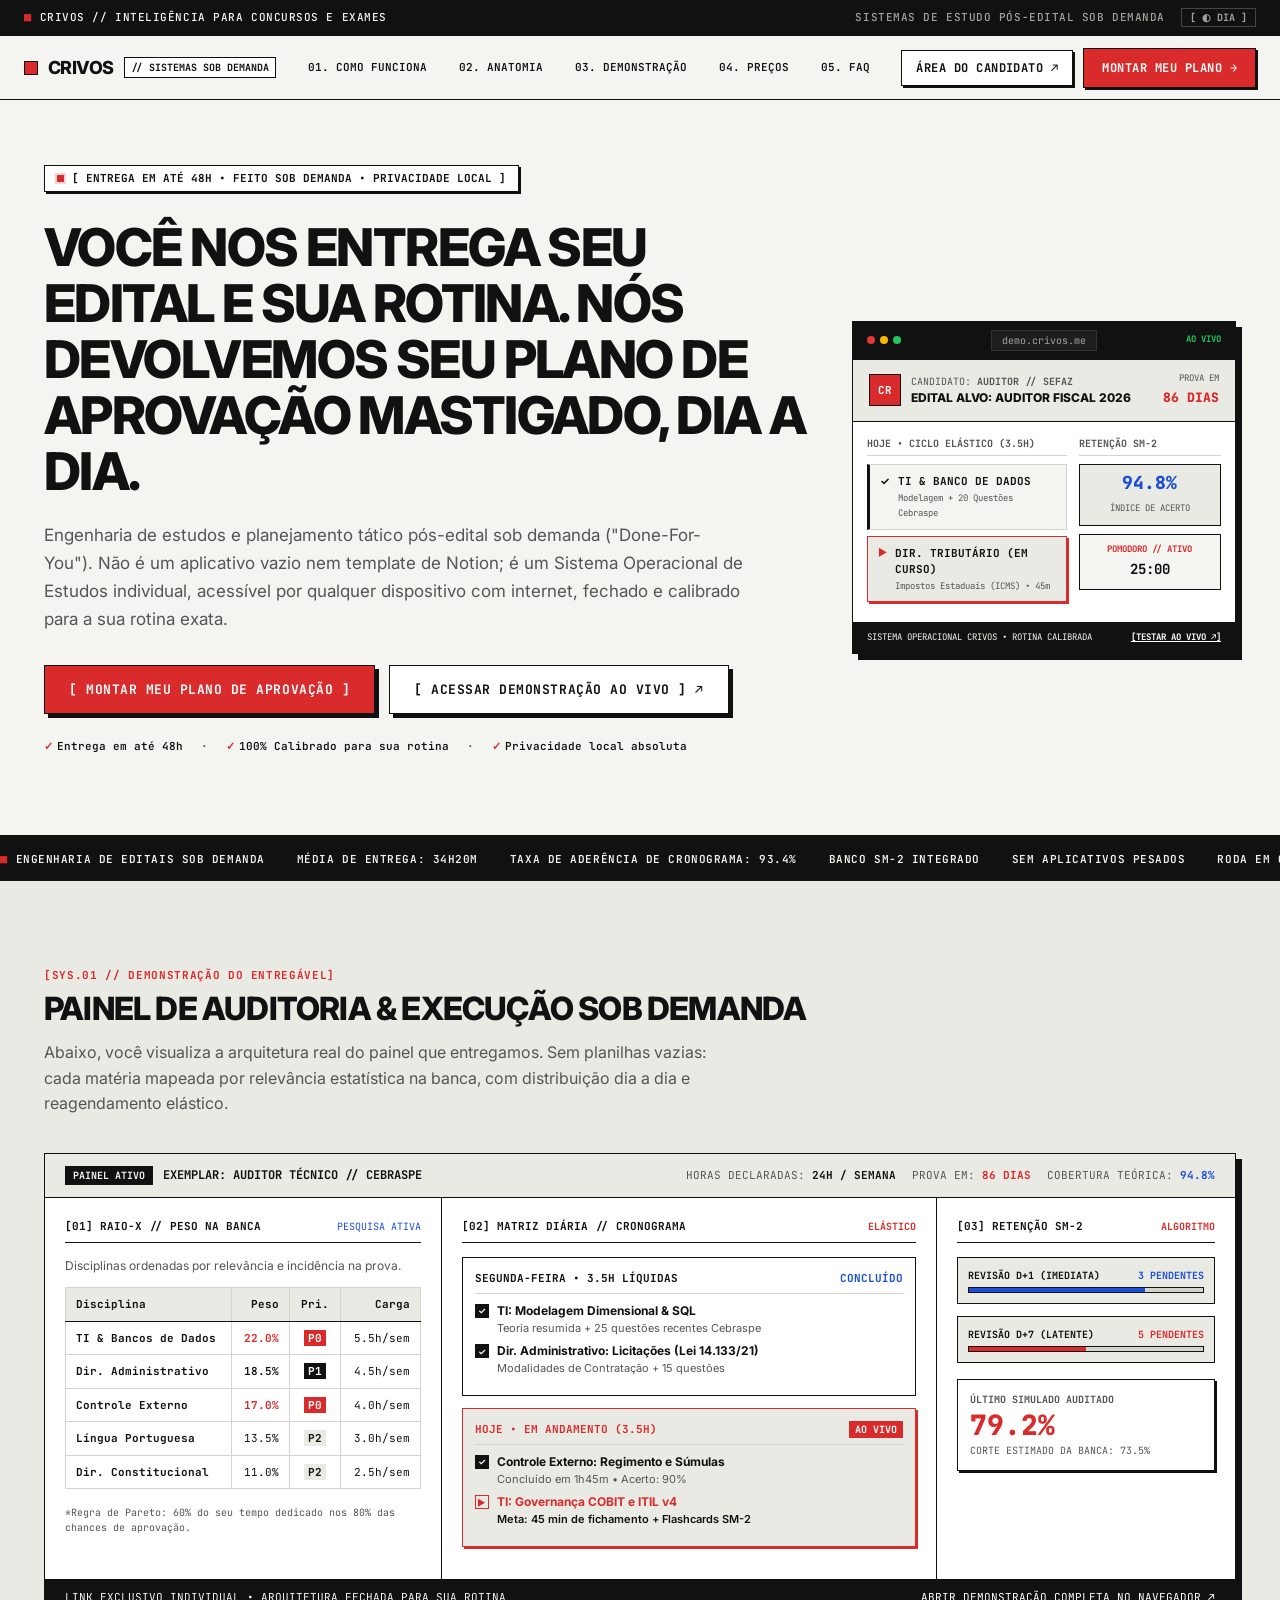
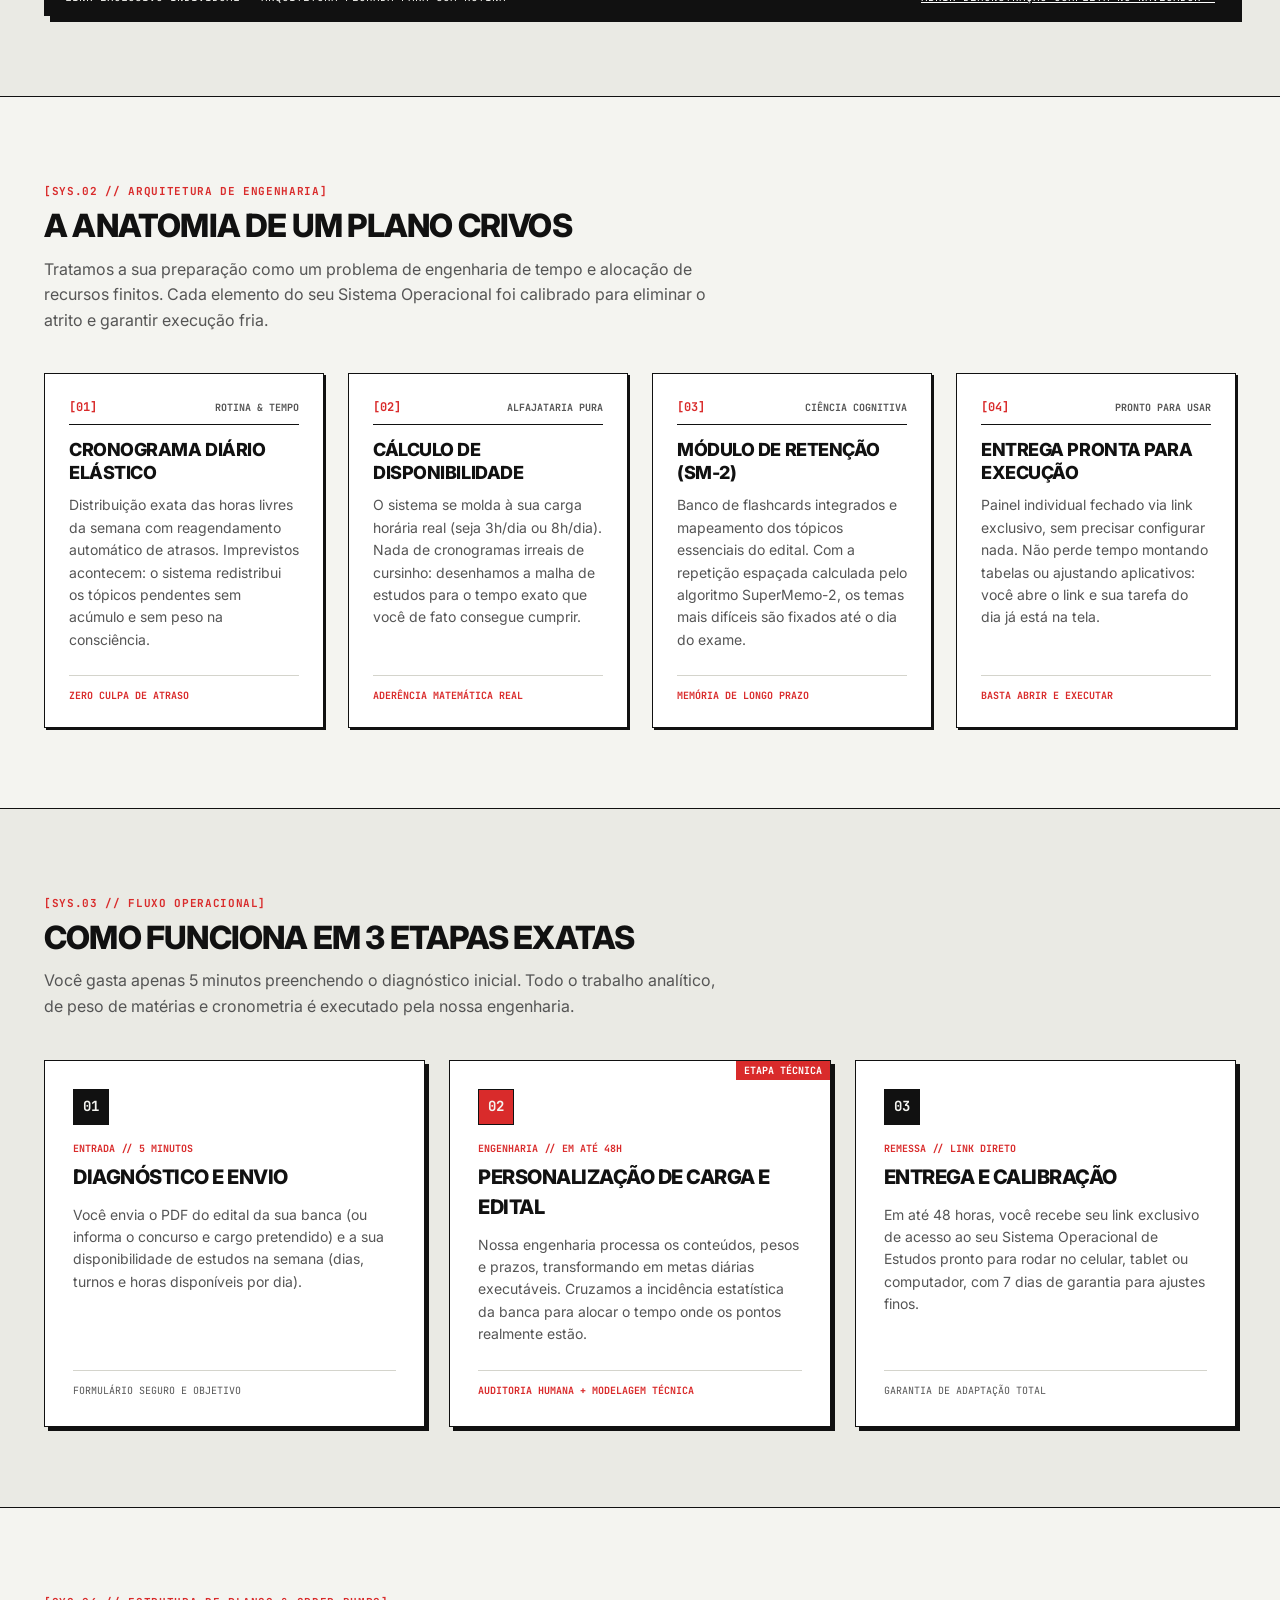
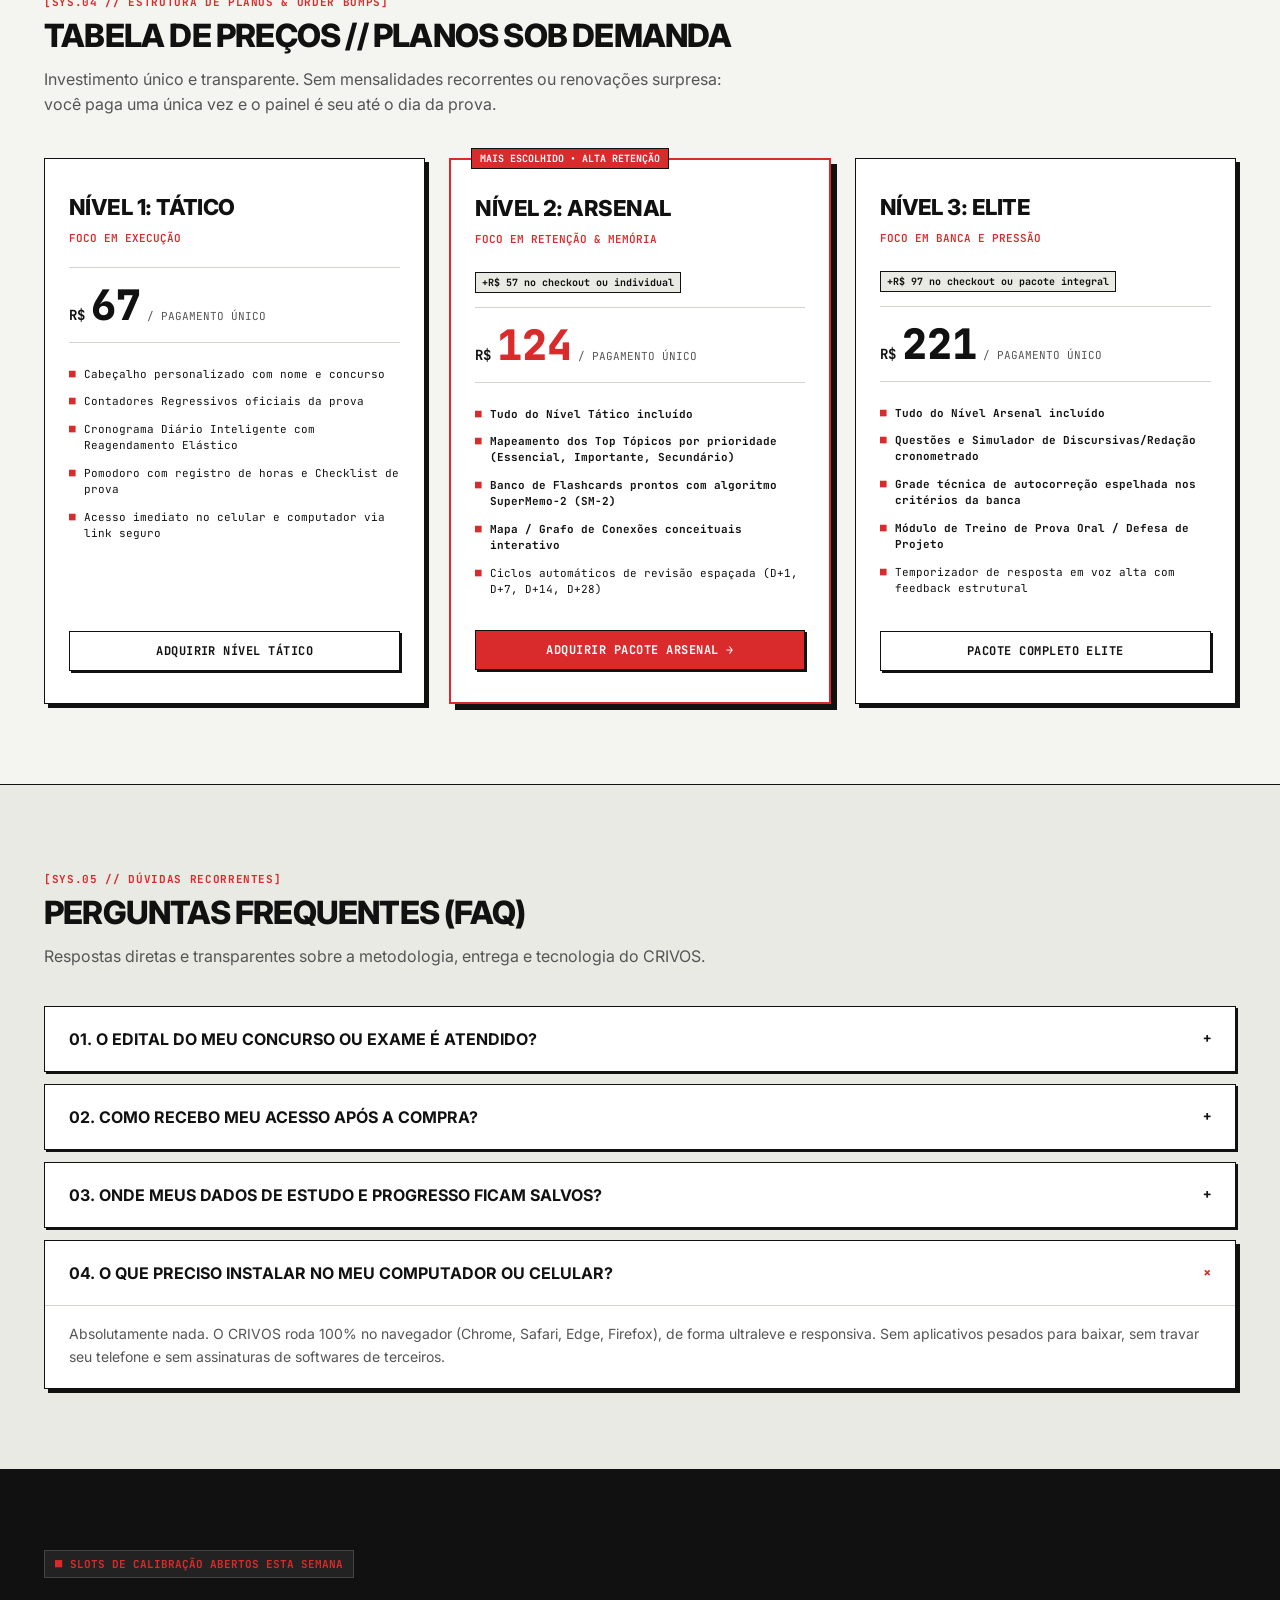
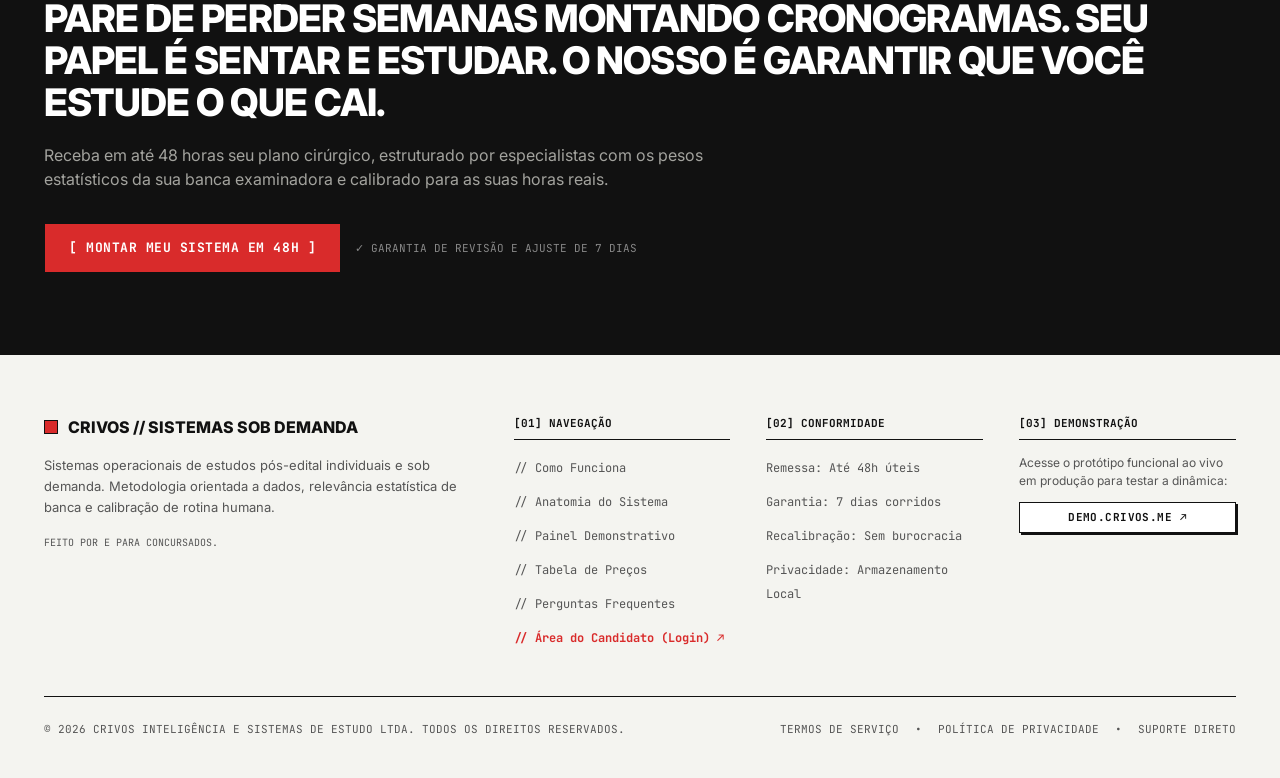
<file: index_v01.html>
<!DOCTYPE html>
<html lang="pt-BR">
<head>
  <meta charset="utf-8">
  <meta name="viewport" content="width=device-width, initial-scale=1.0">
  <title>CRIVOS // Sistemas de Estudo Sob Demanda</title>
  <meta name="description" content="Engenharia de estudos e planejamento tático pós-edital sob demanda (Done-For-You). Receba seu Sistema Operacional de Estudos calibrado para a sua rotina em até 48h.">
  
  <!-- Favicon -->
  <link rel="icon" href="data:image/svg+xml,<svg xmlns='http://www.w3.org/2000/svg' viewBox='0 0 100 100'><rect width='100' height='100' fill='%23D92B2B'/></svg>">

  <!-- Google Fonts: Inter & JetBrains Mono -->
  <link rel="preconnect" href="https://fonts.googleapis.com">
  <link rel="preconnect" href="https://fonts.gstatic.com" crossorigin>
  <link href="https://fonts.googleapis.com/css2?family=Inter:wght@400;500;600;700;800&family=JetBrains+Mono:wght@400;500;600;700;800&display=swap" rel="stylesheet">

    <script>
    (function() {
      try {
        var t = localStorage.getItem('crivos_web_theme');
        if (t === 'dark' || (!t && window.matchMedia && window.matchMedia('(prefers-color-scheme: dark)').matches)) {
          document.documentElement.setAttribute('data-theme', 'dark');
        }
      } catch(e) {}
    })();
  </script>
  <!-- Estilos Oficiais CRIVOS (Editorial Suíço / Brutalista) -->
  <link rel="stylesheet" href="style.css">
</head>
<body>

  <!-- ======================================================== -->
  <!-- A. TOPBAR INSTITUCIONAL                                 -->
  <!-- ======================================================== -->
  <header class="crivos-topbar">
    <div class="crivos-topbar-left">
      <span class="sq-red">■</span> CRIVOS // INTELIGÊNCIA PARA CONCURSOS E EXAMES
    </div>
    <div class="crivos-topbar-right">
      <span>SISTEMAS DE ESTUDO PÓS-EDITAL SOB DEMANDA</span>
      <button type="button" id="theme-toggle-btn" class="theme-toggle-btn" title="Alternar Modo Escuro">[ ◐ DIA ]</button>
    </div>
  </header>

  <!-- NAVEGAÇÃO PRINCIPAL -->
  <nav class="main-nav">
    <a href="#" class="nav-brand">
      <div class="nav-brand-logo"></div>
      <span class="nav-brand-text">CRIVOS</span>
      <span class="nav-brand-badge">// SISTEMAS SOB DEMANDA</span>
    </a>

    <div class="nav-links">
      <a href="#como-funciona" class="nav-link">01. Como Funciona</a>
      <a href="#anatomia" class="nav-link">02. Anatomia</a>
      <a href="#demonstracao" class="nav-link">03. Demonstração</a>
      <a href="#precos" class="nav-link">04. Preços</a>
      <a href="#faq" class="nav-link">05. FAQ</a>
    </div>

    <div class="nav-actions">
      <a href="/login.html" class="btn btn-outline" style="font-size:12px;padding:8px 14px;border-color:var(--border-color);font-weight:700;">Área do Candidato ↗</a>
      <a href="#precos" class="btn btn-primary">Montar Meu Plano →</a>
      <button type="button" id="mobile-menu-btn" class="mobile-menu-btn" aria-label="Menu de Navegação">☰ MENU</button>
    </div>
  </nav>

  <!-- DRAWER MOBILE DE NAVEGAÇÃO -->
  <div id="mobile-nav-drawer" class="mobile-nav-drawer">
    <a href="#como-funciona" class="mobile-nav-link">01. Como Funciona</a>
    <a href="#anatomia" class="mobile-nav-link">02. Anatomia do Plano</a>
    <a href="#demonstracao" class="mobile-nav-link">03. Demonstração Ao Vivo</a>
    <a href="#precos" class="mobile-nav-link">04. Tabela de Preços</a>
    <a href="#faq" class="mobile-nav-link">05. Perguntas Frequentes (FAQ)</a>
    <a href="/login.html" class="btn btn-outline" style="width:100%;margin-top:10px;text-align:center;font-weight:700;">ÁREA DO CANDIDATO ↗</a>
    <a href="#precos" class="btn btn-primary" style="width:100%;margin-top:8px;">Montar Meu Plano →</a>
  </div>

  <!-- ======================================================== -->
  <!-- B. HERO SECTION (A GRANDE PROMESSA)                      -->
  <!-- ======================================================== -->
  <section class="hero-section">
    <div class="container">
      <div class="hero-badge">
        <span class="pulse-dot"></span>
        <span>[ ENTREGA EM ATÉ 48H • FEITO SOB DEMANDA • PRIVACIDADE LOCAL ]</span>
      </div>

      <div class="hero-grid">
        <div>
          <h1 class="hero-headline">
            VOCÊ NOS ENTREGA SEU EDITAL E SUA ROTINA. NÓS DEVOLVEMOS SEU PLANO DE APROVAÇÃO MASTIGADO, DIA A DIA.
          </h1>

          <p class="hero-subhead">
            Engenharia de estudos e planejamento tático pós-edital sob demanda ("Done-For-You"). Não é um aplicativo vazio nem template de Notion; é um Sistema Operacional de Estudos individual, acessível por qualquer dispositivo com internet, fechado e calibrado para a sua rotina exata.
          </p>

          <div class="hero-cta-group">
            <a href="#precos" class="btn btn-primary btn-lg">
              [ MONTAR MEU PLANO DE APROVAÇÃO ]
            </a>
            <a href="https://crivos-demo.pages.dev" target="_blank" rel="noopener noreferrer" class="btn btn-outline btn-lg">
              [ ACESSAR DEMONSTRAÇÃO AO VIVO ] ↗
            </a>
          </div>

          <div class="hero-guarantees">
            <div class="hero-guarantee-item">
              <span>✓</span> Entrega em até 48h
            </div>
            <span>·</span>
            <div class="hero-guarantee-item">
              <span>✓</span> 100% Calibrado para sua rotina
            </div>
            <span>·</span>
            <div class="hero-guarantee-item">
              <span>✓</span> Privacidade local absoluta
            </div>
          </div>
        </div>

        <!-- Asset Visual: Print / Mockup Interativo do Painel com Animação Flutuante -->
        <div class="hero-mockup-wrapper">
          <div class="hero-mockup-frame">
            <div class="mockup-window-header">
              <div class="mockup-window-dots">
                <span class="mockup-dot"></span>
                <span class="mockup-dot"></span>
                <span class="mockup-dot"></span>
              </div>
              <div class="mockup-window-url">demo.crivos.me</div>
              <div class="mockup-live-tag">AO VIVO</div>
            </div>

            <div class="mockup-header-strip">
              <div class="mockup-user-info">
                <div class="mockup-avatar">CR</div>
                <div>
                  <div class="mockup-cand-label">CANDIDATO: <b>AUDITOR // SEFAZ</b></div>
                  <div class="mockup-plan-name">EDITAL ALVO: AUDITOR FISCAL 2026</div>
                </div>
              </div>
              <div class="mockup-countdown-pill">
                <span class="mockup-cd-txt">PROVA EM</span>
                <span class="mockup-cd-num">86 DIAS</span>
              </div>
            </div>

            <div class="mockup-body-grid">
              <div class="mockup-body-left">
                <div class="mockup-widget-title">HOJE • CICLO ELÁSTICO (3.5H)</div>
                <div class="mockup-task-item done">
                  <span class="mockup-check">✓</span>
                  <div class="mockup-task-text">
                    <b>TI &amp; BANCO DE DADOS</b>
                    <span>Modelagem + 20 Questões Cebraspe</span>
                  </div>
                </div>
                <div class="mockup-task-item current">
                  <span class="mockup-play">►</span>
                  <div class="mockup-task-text">
                    <b>DIR. TRIBUTÁRIO (EM CURSO)</b>
                    <span>Impostos Estaduais (ICMS) • 45m</span>
                  </div>
                </div>
              </div>

              <div class="mockup-body-right">
                <div class="mockup-widget-title">RETENÇÃO SM-2</div>
                <div class="mockup-stat-box">
                  <span class="mockup-stat-val">94.8%</span>
                  <span class="mockup-stat-lbl">ÍNDICE DE ACERTO</span>
                </div>
                <div class="mockup-pomo-box">
                  <span>POMODORO // ATIVO</span>
                  <b>25:00</b>
                </div>
              </div>
            </div>

            <div class="mockup-footer-strip">
              <span>SISTEMA OPERACIONAL CRIVOS • ROTINA CALIBRADA</span>
              <a href="https://crivos-demo.pages.dev" target="_blank" rel="noopener noreferrer" class="mockup-open-btn">[TESTAR AO VIVO ↗]</a>
            </div>
          </div>
        </div>
      </div>
    </div>
  </section>

  <!-- LIVE TICKER TÉCNICO -->
  <div class="ticker-banner">
    <div class="ticker-track">
      <div class="ticker-item"><span class="sq-red">■</span> ENGENHARIA DE EDITAIS SOB DEMANDA</div>
      <div class="ticker-item">MÉDIA DE ENTREGA: 34H20M</div>
      <div class="ticker-item">TAXA DE ADERÊNCIA DE CRONOGRAMA: 93.4%</div>
      <div class="ticker-item">BANCO SM-2 INTEGRADO</div>
      <div class="ticker-item">SEM APLICATIVOS PESADOS</div>
      <div class="ticker-item">RODA EM QUALQUER CELULAR OU PC</div>
      <div class="ticker-item"><span class="sq-red">■</span> PRIVACIDADE LOCAL ABSOLUTA</div>
      <div class="ticker-item">CALIBRAÇÃO ATIVA: CEBRASPE // FGV // FCC // VUNESP // VESTIBULARES // PÓS-GRADUAÇÃO</div>
      <!-- Repetição contínua para o loop linear do ticker -->
      <div class="ticker-item"><span class="sq-red">■</span> ENGENHARIA DE EDITAIS SOB DEMANDA</div>
      <div class="ticker-item">MÉDIA DE ENTREGA: 34H20M</div>
      <div class="ticker-item">TAXA DE ADERÊNCIA DE CRONOGRAMA: 93.4%</div>
      <div class="ticker-item">BANCO SM-2 INTEGRADO</div>
      <div class="ticker-item">SEM APLICATIVOS PESADOS</div>
      <div class="ticker-item">RODA EM QUALQUER CELULAR OU PC</div>
    </div>
  </div>

  <!-- ======================================================== -->
  <!-- DEMONSTRAÇÃO DO ENTREGÁVEL INTERATIVO                    -->
  <!-- ======================================================== -->
  <section class="section section-alt" id="demonstracao">
    <div class="container">
      <div class="section-meta">[SYS.01 // DEMONSTRAÇÃO DO ENTREGÁVEL]</div>
      <h2 class="section-title">PAINEL DE AUDITORIA &amp; EXECUÇÃO SOB DEMANDA</h2>
      <p class="section-desc">
        Abaixo, você visualiza a arquitetura real do painel que entregamos. Sem planilhas vazias: cada matéria mapeada por relevância estatística na banca, com distribuição dia a dia e reagendamento elástico.
      </p>

      <div class="demo-canvas">
        <div class="demo-topbar">
          <div class="demo-title-group">
            <span class="demo-badge">PAINEL ATIVO</span>
            <span class="demo-target">EXEMPLAR: AUDITOR TÉCNICO // CEBRASPE</span>
          </div>

          <div class="demo-metrics">
            <div class="demo-metric-item">
              <span>HORAS DECLARADAS:</span> <strong>24H / SEMANA</strong>
            </div>
            <div class="demo-metric-item">
              <span>PROVA EM:</span> <strong style="color:var(--crivos-red);">86 DIAS</strong>
            </div>
            <div class="demo-metric-item">
              <span>COBERTURA TEÓRICA:</span> <strong style="color:var(--crivos-blue);">94.8%</strong>
            </div>
          </div>
        </div>

        <div class="demo-columns">
          <!-- Coluna 1: Raio-X por Peso -->
          <div class="demo-col">
            <div class="demo-col-header">
              <span class="demo-col-title">[01] RAIO-X // PESO NA BANCA</span>
              <span style="font-family:'JetBrains Mono',monospace;font-size:10px;color:var(--crivos-blue);">PESQUISA ATIVA</span>
            </div>
            <p style="font-size:12px;margin-bottom:12px;">Disciplinas ordenadas por relevância e incidência na prova.</p>

            <div class="demo-table-wrapper"><table class="demo-table">
              <thead>
                <tr>
                  <th>Disciplina</th>
                  <th style="text-align:right;">Peso</th>
                  <th style="text-align:center;">Pri.</th>
                  <th style="text-align:right;">Carga</th>
                </tr>
              </thead>
              <tbody>
                <tr>
                  <td><b>TI &amp; Bancos de Dados</b></td>
                  <td style="text-align:right;color:var(--crivos-red);font-weight:700;">22.0%</td>
                  <td style="text-align:center;"><span class="tag-p0">P0</span></td>
                  <td style="text-align:right;">5.5h/sem</td>
                </tr>
                <tr>
                  <td><b>Dir. Administrativo</b></td>
                  <td style="text-align:right;font-weight:600;">18.5%</td>
                  <td style="text-align:center;"><span class="tag-p1">P1</span></td>
                  <td style="text-align:right;">4.5h/sem</td>
                </tr>
                <tr>
                  <td><b>Controle Externo</b></td>
                  <td style="text-align:right;color:var(--crivos-red);font-weight:700;">17.0%</td>
                  <td style="text-align:center;"><span class="tag-p0">P0</span></td>
                  <td style="text-align:right;">4.0h/sem</td>
                </tr>
                <tr>
                  <td><b>Língua Portuguesa</b></td>
                  <td style="text-align:right;">13.5%</td>
                  <td style="text-align:center;"><span class="tag-p2">P2</span></td>
                  <td style="text-align:right;">3.0h/sem</td>
                </tr>
                <tr>
                  <td><b>Dir. Constitucional</b></td>
                  <td style="text-align:right;">11.0%</td>
                  <td style="text-align:center;"><span class="tag-p2">P2</span></td>
                  <td style="text-align:right;">2.5h/sem</td>
                </tr>
              </tbody>
            </table></div>

            <div style="font-family:'JetBrains Mono',monospace;font-size:10px;color:var(--ink-muted);">
              *Regra de Pareto: 60% do seu tempo dedicado nos 80% das chances de aprovação.
            </div>
          </div>

          <!-- Coluna 2: Cronograma Diário -->
          <div class="demo-col">
            <div class="demo-col-header">
              <span class="demo-col-title">[02] MATRIZ DIÁRIA // CRONOGRAMA</span>
              <span style="font-family:'JetBrains Mono',monospace;font-size:10px;color:var(--crivos-red);font-weight:700;">ELÁSTICO</span>
            </div>

            <!-- Dia 1 -->
            <div class="demo-day-card">
              <div class="demo-day-head">
                <span>SEGUNDA-FEIRA • 3.5H LÍQUIDAS</span>
                <span style="color:var(--crivos-blue);">CONCLUÍDO</span>
              </div>
              <div class="demo-task-row">
                <div class="demo-task-box done">✓</div>
                <div>
                  <strong>TI: Modelagem Dimensional &amp; SQL</strong>
                  <div style="color:var(--ink-muted);font-size:11px;">Teoria resumida + 25 questões recentes Cebraspe</div>
                </div>
              </div>
              <div class="demo-task-row">
                <div class="demo-task-box done">✓</div>
                <div>
                  <strong>Dir. Administrativo: Licitações (Lei 14.133/21)</strong>
                  <div style="color:var(--ink-muted);font-size:11px;">Modalidades de Contratação + 15 questões</div>
                </div>
              </div>
            </div>

            <!-- Dia 2 (Ativo) -->
            <div class="demo-day-card active">
              <div class="demo-day-head">
                <span style="color:var(--crivos-red);">HOJE • EM ANDAMENTO (3.5H)</span>
                <span style="background:var(--crivos-red);color:#FFF;padding:1px 6px;font-size:10px;">AO VIVO</span>
              </div>
              <div class="demo-task-row">
                <div class="demo-task-box done">✓</div>
                <div>
                  <strong>Controle Externo: Regimento e Súmulas</strong>
                  <div style="color:var(--ink-muted);font-size:11px;">Concluído em 1h45m • Acerto: 90%</div>
                </div>
              </div>
              <div class="demo-task-row">
                <div class="demo-task-box" style="border-color:var(--crivos-red);color:var(--crivos-red);">►</div>
                <div>
                  <strong style="color:var(--crivos-red);">TI: Governança COBIT e ITIL v4</strong>
                  <div style="color:var(--ink-primary);font-size:11px;font-weight:600;">Meta: 45 min de fichamento + Flashcards SM-2</div>
                </div>
              </div>
            </div>
          </div>

          <!-- Coluna 3: Retenção e Algoritmo SM-2 -->
          <div class="demo-col">
            <div class="demo-col-header">
              <span class="demo-col-title">[03] RETENÇÃO SM-2</span>
              <span style="font-family:'JetBrains Mono',monospace;font-size:10px;color:var(--crivos-red);font-weight:700;">ALGORITMO</span>
            </div>

            <div style="display:flex;flex-direction:column;gap:12px;margin-bottom:16px;">
              <div style="border:1px solid var(--border-color);padding:10px;background:var(--bg-subtle);">
                <div style="display:flex;justify-content:space-between;font-family:'JetBrains Mono',monospace;font-size:10px;font-weight:700;margin-bottom:4px;">
                  <span>REVISÃO D+1 (IMEDIATA)</span>
                  <span style="color:var(--crivos-blue);">3 PENDENTES</span>
                </div>
                <div class="demo-progress-track">
                  <div style="width:75%;height:100%;background:var(--crivos-blue);"></div>
                </div>
              </div>

              <div style="border:1px solid var(--border-color);padding:10px;background:var(--bg-subtle);">
                <div style="display:flex;justify-content:space-between;font-family:'JetBrains Mono',monospace;font-size:10px;font-weight:700;margin-bottom:4px;">
                  <span>REVISÃO D+7 (LATENTE)</span>
                  <span style="color:var(--crivos-red);">5 PENDENTES</span>
                </div>
                <div class="demo-progress-track">
                  <div style="width:50%;height:100%;background:var(--crivos-red);"></div>
                </div>
              </div>
            </div>

            <div style="border:1px solid var(--border-color);padding:12px;background:var(--bg-card);box-shadow:var(--shadow-hard);">
              <div style="font-family:'JetBrains Mono',monospace;font-size:10px;font-weight:700;color:var(--ink-muted);margin-bottom:4px;">ÚLTIMO SIMULADO AUDITADO</div>
              <div style="font-family:'JetBrains Mono',monospace;font-size:28px;font-weight:800;color:var(--crivos-red);line-height:1;">79.2%</div>
              <div style="font-family:'JetBrains Mono',monospace;font-size:10px;color:var(--ink-muted);margin-top:4px;">CORTE ESTIMADO DA BANCA: 73.5%</div>
            </div>
          </div>
        </div>

        <div style="background:var(--bg-dark);color:var(--ink-inverted);padding:10px 20px;font-family:'JetBrains Mono',monospace;font-size:11px;display:flex;justify-content:space-between;align-items:center;">
          <span>LINK EXCLUSIVO INDIVIDUAL • ARQUITETURA FECHADA PARA SUA ROTINA</span>
          <a href="https://crivos-demo.pages.dev" target="_blank" rel="noopener noreferrer" style="color:#FFF;text-decoration:underline;">ABRIR DEMONSTRAÇÃO COMPLETA NO NAVEGADOR ↗</a>
        </div>
      </div>
    </div>
  </section>

  <!-- ======================================================== -->
  <!-- C. SEÇÃO: "A ANATOMIA DE UM PLANO CRIVOS" (4 CARDS)        -->
  <!-- ======================================================== -->
  <section class="section" id="anatomia">
    <div class="container">
      <div class="section-meta">[SYS.02 // ARQUITETURA DE ENGENHARIA]</div>
      <h2 class="section-title">A ANATOMIA DE UM PLANO CRIVOS</h2>
      <p class="section-desc">
        Tratamos a sua preparação como um problema de engenharia de tempo e alocação de recursos finitos. Cada elemento do seu Sistema Operacional foi calibrado para eliminar o atrito e garantir execução fria.
      </p>

      <div class="anatomy-grid">
        <!-- Card 1 -->
        <div class="anatomy-card">
          <div>
            <div style="display:flex;justify-content:space-between;align-items:center;border-bottom:1px solid var(--border-color);padding-bottom:8px;">
              <span class="card-num">[01]</span>
              <span class="card-tag">ROTINA &amp; TEMPO</span>
            </div>
            <h3 class="card-title">CRONOGRAMA DIÁRIO ELÁSTICO</h3>
            <p class="card-desc">
              Distribuição exata das horas livres da semana com reagendamento automático de atrasos. Imprevistos acontecem: o sistema redistribui os tópicos pendentes sem acúmulo e sem peso na consciência.
            </p>
          </div>
          <div class="card-badge-bottom">ZERO CULPA DE ATRASO</div>
        </div>

        <!-- Card 2 -->
        <div class="anatomy-card">
          <div>
            <div style="display:flex;justify-content:space-between;align-items:center;border-bottom:1px solid var(--border-color);padding-bottom:8px;">
              <span class="card-num">[02]</span>
              <span class="card-tag">ALFAJATARIA PURA</span>
            </div>
            <h3 class="card-title">CÁLCULO DE DISPONIBILIDADE</h3>
            <p class="card-desc">
              O sistema se molda à sua carga horária real (seja 3h/dia ou 8h/dia). Nada de cronogramas irreais de cursinho: desenhamos a malha de estudos para o tempo exato que você de fato consegue cumprir.
            </p>
          </div>
          <div class="card-badge-bottom">ADERÊNCIA MATEMÁTICA REAL</div>
        </div>

        <!-- Card 3 -->
        <div class="anatomy-card">
          <div>
            <div style="display:flex;justify-content:space-between;align-items:center;border-bottom:1px solid var(--border-color);padding-bottom:8px;">
              <span class="card-num">[03]</span>
              <span class="card-tag">CIÊNCIA COGNITIVA</span>
            </div>
            <h3 class="card-title">MÓDULO DE RETENÇÃO (SM-2)</h3>
            <p class="card-desc">
              Banco de flashcards integrados e mapeamento dos tópicos essenciais do edital. Com a repetição espaçada calculada pelo algoritmo SuperMemo-2, os temas mais difíceis são fixados até o dia do exame.
            </p>
          </div>
          <div class="card-badge-bottom">MEMÓRIA DE LONGO PRAZO</div>
        </div>

        <!-- Card 4 -->
        <div class="anatomy-card">
          <div>
            <div style="display:flex;justify-content:space-between;align-items:center;border-bottom:1px solid var(--border-color);padding-bottom:8px;">
              <span class="card-num">[04]</span>
              <span class="card-tag">PRONTO PARA USAR</span>
            </div>
            <h3 class="card-title">ENTREGA PRONTA PARA EXECUÇÃO</h3>
            <p class="card-desc">
              Painel individual fechado via link exclusivo, sem precisar configurar nada. Não perde tempo montando tabelas ou ajustando aplicativos: você abre o link e sua tarefa do dia já está na tela.
            </p>
          </div>
          <div class="card-badge-bottom">BASTA ABRIR E EXECUTAR</div>
        </div>
      </div>
    </div>
  </section>

  <!-- ======================================================== -->
  <!-- D. SEÇÃO: "COMO FUNCIONA EM 3 ETAPAS EXATAS"              -->
  <!-- ======================================================== -->
  <section class="section section-alt" id="como-funciona">
    <div class="container">
      <div class="section-meta">[SYS.03 // FLUXO OPERACIONAL]</div>
      <h2 class="section-title">COMO FUNCIONA EM 3 ETAPAS EXATAS</h2>
      <p class="section-desc">
        Você gasta apenas 5 minutos preenchendo o diagnóstico inicial. Todo o trabalho analítico, de peso de matérias e cronometria é executado pela nossa engenharia.
      </p>

      <div class="steps-grid">
        <!-- Passo 1 -->
        <div class="step-card">
          <div>
            <div class="step-num-badge">01</div>
            <span class="step-subtag">ENTRADA // 5 MINUTOS</span>
            <h3 class="step-title">DIAGNÓSTICO E ENVIO</h3>
            <p class="step-desc">
              Você envia o PDF do edital da sua banca (ou informa o concurso e cargo pretendido) e a sua disponibilidade de estudos na semana (dias, turnos e horas disponíveis por dia).
            </p>
          </div>
          <div class="step-footer-meta">FORMULÁRIO SEGURO E OBJETIVO</div>
        </div>

        <!-- Passo 2 -->
        <div class="step-card highlight">
          <div style="position:absolute;top:0;right:0;background:var(--crivos-red);color:#FFF;font-family:'JetBrains Mono',monospace;font-size:10px;font-weight:700;padding:2px 8px;text-transform:uppercase;">
            ETAPA TÉCNICA
          </div>
          <div>
            <div class="step-num-badge">02</div>
            <span class="step-subtag">ENGENHARIA // EM ATÉ 48H</span>
            <h3 class="step-title">PERSONALIZAÇÃO DE CARGA E EDITAL</h3>
            <p class="step-desc">
              Nossa engenharia processa os conteúdos, pesos e prazos, transformando em metas diárias executáveis. Cruzamos a incidência estatística da banca para alocar o tempo onde os pontos realmente estão.
            </p>
          </div>
          <div class="step-footer-meta" style="color:var(--crivos-red);font-weight:700;">AUDITORIA HUMANA + MODELAGEM TÉCNICA</div>
        </div>

        <!-- Passo 3 -->
        <div class="step-card">
          <div>
            <div class="step-num-badge">03</div>
            <span class="step-subtag">REMESSA // LINK DIRETO</span>
            <h3 class="step-title">ENTREGA E CALIBRAÇÃO</h3>
            <p class="step-desc">
              Em até 48 horas, você recebe seu link exclusivo de acesso ao seu Sistema Operacional de Estudos pronto para rodar no celular, tablet ou computador, com 7 dias de garantia para ajustes finos.
            </p>
          </div>
          <div class="step-footer-meta">GARANTIA DE ADAPTAÇÃO TOTAL</div>
        </div>
      </div>
    </div>
  </section>

  <!-- ======================================================== -->
  <!-- E. TABELA DE PREÇOS E CHECKOUT (ESCADA DE VALOR)          -->
  <!-- ======================================================== -->
  <section class="section" id="precos">
    <div class="container">
      <div class="section-meta">[SYS.04 // ESTRUTURA DE PLANOS &amp; ORDER BUMPS]</div>
      <h2 class="section-title">TABELA DE PREÇOS // PLANOS SOB DEMANDA</h2>
      <p class="section-desc">
        Investimento único e transparente. Sem mensalidades recorrentes ou renovações surpresa: você paga uma única vez e o painel é seu até o dia da prova.
      </p>

      <div class="pricing-grid">
        <!-- NÍVEL 1: TÁTICO -->
        <div class="price-card">
          <div>
            
            <h3 class="price-title">NÍVEL 1: TÁTICO</h3>
            <div class="price-focus">FOCO EM EXECUÇÃO</div>

            <div class="price-box">
              <span class="price-currency">R$</span>
              <span class="price-amount">67</span>
              <span class="price-terms">/ PAGAMENTO ÚNICO</span>
            </div>

            <ul class="price-features">
              <li class="price-feature-item">
                <span class="price-check">■</span>
                <span>Cabeçalho personalizado com nome e concurso</span>
              </li>
              <li class="price-feature-item">
                <span class="price-check">■</span>
                <span>Contadores Regressivos oficiais da prova</span>
              </li>
              <li class="price-feature-item">
                <span class="price-check">■</span>
                <span>Cronograma Diário Inteligente com Reagendamento Elástico</span>
              </li>
              <li class="price-feature-item">
                <span class="price-check">■</span>
                <span>Pomodoro com registro de horas e Checklist de prova</span>
              </li>
              <li class="price-feature-item">
                <span class="price-check">■</span>
                <span>Acesso imediato no celular e computador via link seguro</span>
              </li>
            </ul>
          </div>

          <div>
            <a href="/payment.html?produto=tatico" target="_blank" rel="noopener noreferrer" class="btn btn-outline" style="width:100%;">
              ADQUIRIR NÍVEL TÁTICO
            </a>
          </div>
        </div>

        <!-- NÍVEL 2: ARSENAL (ORDER BUMP 1 - DESTACADO) -->
        <div class="price-card featured">
          <div class="price-card-tag">MAIS ESCOLHIDO • ALTA RETENÇÃO</div>
          <div>
            
            <h3 class="price-title">NÍVEL 2: ARSENAL</h3>
            <div class="price-focus">FOCO EM RETENÇÃO &amp; MEMÓRIA</div>

            <div class="bump-badge">+R$ 57 no checkout ou individual</div>

            <div class="price-box">
              <span class="price-currency">R$</span>
              <span class="price-amount">124</span>
              <span class="price-terms">/ PAGAMENTO ÚNICO</span>
            </div>

            <ul class="price-features">
              <li class="price-feature-item highlight">
                <span class="price-check">■</span>
                <span>Tudo do Nível Tático incluído</span>
              </li>
              <li class="price-feature-item highlight">
                <span class="price-check">■</span>
                <span>Mapeamento dos Top Tópicos por prioridade (Essencial, Importante, Secundário)</span>
              </li>
              <li class="price-feature-item highlight">
                <span class="price-check">■</span>
                <span>Banco de Flashcards prontos com algoritmo SuperMemo-2 (SM-2)</span>
              </li>
              <li class="price-feature-item highlight">
                <span class="price-check">■</span>
                <span>Mapa / Grafo de Conexões conceituais interativo</span>
              </li>
              <li class="price-feature-item">
                <span class="price-check">■</span>
                <span>Ciclos automáticos de revisão espaçada (D+1, D+7, D+14, D+28)</span>
              </li>
            </ul>
          </div>

          <div>
            <a href="/payment.html?produto=arsenal" target="_blank" rel="noopener noreferrer" class="btn btn-primary" style="width:100%;">
              ADQUIRIR PACOTE ARSENAL →
            </a>
          </div>
        </div>

        <!-- NÍVEL 3: ELITE (ORDER BUMP 2) -->
        <div class="price-card">
          <div>
            
            <h3 class="price-title">NÍVEL 3: ELITE</h3>
            <div class="price-focus">FOCO EM BANCA E PRESSÃO</div>

            <div class="bump-badge">+R$ 97 no checkout ou pacote integral</div>

            <div class="price-box">
              <span class="price-currency">R$</span>
              <span class="price-amount">221</span>
              <span class="price-terms">/ PAGAMENTO ÚNICO</span>
            </div>

            <ul class="price-features">
              <li class="price-feature-item highlight">
                <span class="price-check">■</span>
                <span>Tudo do Nível Arsenal incluído</span>
              </li>
              <li class="price-feature-item highlight">
                <span class="price-check">■</span>
                <span>Questões e Simulador de Discursivas/Redação cronometrado</span>
              </li>
              <li class="price-feature-item highlight">
                <span class="price-check">■</span>
                <span>Grade técnica de autocorreção espelhada nos critérios da banca</span>
              </li>
              <li class="price-feature-item highlight">
                <span class="price-check">■</span>
                <span>Módulo de Treino de Prova Oral / Defesa de Projeto</span>
              </li>
              <li class="price-feature-item">
                <span class="price-check">■</span>
                <span>Temporizador de resposta em voz alta com feedback estrutural</span>
              </li>
            </ul>
          </div>

          <div>
            <a href="/payment.html?produto=elite" target="_blank" rel="noopener noreferrer" class="btn btn-outline" style="width:100%;">
              PACOTE COMPLETO ELITE
            </a>
          </div>
        </div>
      </div>
    </div>
  </section>

  <!-- ======================================================== -->
  <!-- F. SEÇÃO FAQ (PERGUNTAS FREQUENTES)                      -->
  <!-- ======================================================== -->
  <section class="section section-alt" id="faq">
    <div class="container">
      <div class="section-meta">[SYS.05 // DÚVIDAS RECORRENTES]</div>
      <h2 class="section-title">PERGUNTAS FREQUENTES (FAQ)</h2>
      <p class="section-desc">
        Respostas diretas e transparentes sobre a metodologia, entrega e tecnologia do CRIVOS.
      </p>

      <div class="faq-list">
        <!-- FAQ 1 -->
        <details class="faq-item">
          <summary class="faq-question">
            <span>01. O EDITAL DO MEU CONCURSO OU EXAME É ATENDIDO?</span>
            <span class="faq-icon">+</span>
          </summary>
          <div class="faq-answer">
            Sim. Cobrimos concursos públicos de todas as esferas (federais, estaduais e municipais), exames de conselhos de classe profissionais (OAB, CFC, CRM), ENEM, vestibulares de alta densidade (Medicina, ITA, IME), exames ANPEC e ANPAD, além de seleções acadêmicas de pós-graduação (Mestrado e Doutorado em universidades públicas). Nossa equipe de engenharia analisa a ementa de qualquer edital publicado ou histórico recente.
          </div>
        </details>

        <!-- FAQ 2 -->
        <details class="faq-item">
          <summary class="faq-question">
            <span>02. COMO RECEBO MEU ACESSO APÓS A COMPRA?</span>
            <span class="faq-icon">+</span>
          </summary>
          <div class="faq-answer">
            Em até 48 horas após você enviar o PDF do edital e sua disponibilidade semanal de horários através do nosso formulário seguro, você receberá no seu e-mail e WhatsApp o link individual exclusivo de acesso ao seu Sistema Operacional de Estudos CRIVOS, completamente configurado e pronto para rodar.
          </div>
        </details>

        <!-- FAQ 3 -->
        <details class="faq-item">
          <summary class="faq-question">
            <span>03. ONDE MEUS DADOS DE ESTUDO E PROGRESSO FICAM SALVOS?</span>
            <span class="faq-icon">+</span>
          </summary>
          <div class="faq-answer">
            No seu próprio aparelho via armazenamento local seguro (Local Storage nativo com criptografia de sessão), garantindo privacidade absoluta e velocidade instantânea de carregamento, mesmo em conexões lentas ou instáveis. Você também pode exportar e sincronizar seu histórico sempre que desejar.
          </div>
        </details>

        <!-- FAQ 4 -->
        <details class="faq-item" open="">
          <summary class="faq-question">
            <span>04. O QUE PRECISO INSTALAR NO MEU COMPUTADOR OU CELULAR?</span>
            <span class="faq-icon">+</span>
          </summary>
          <div class="faq-answer">
            Absolutamente nada. O CRIVOS roda 100% no navegador (Chrome, Safari, Edge, Firefox), de forma ultraleve e responsiva. Sem aplicativos pesados para baixar, sem travar seu telefone e sem assinaturas de softwares de terceiros.
          </div>
        </details>
      </div>
    </div>
  </section>

  <!-- ======================================================== -->
  <!-- BANNER FINAL DE CONVERSÃO TÉCNICA                        -->
  <!-- ======================================================== -->
  <section class="final-cta-section">
    <div class="container">
      <div style="display:inline-flex;align-items:center;gap:8px;background:#222;border:1px solid #444;padding:4px 10px;font-family:'JetBrains Mono',monospace;font-size:11px;font-weight:700;color:var(--crivos-red);margin-bottom:20px;">
        <span class="sq-red">■</span> SLOTS DE CALIBRAÇÃO ABERTOS ESTA SEMANA
      </div>
      <h2>
        PARE DE PERDER SEMANAS MONTANDO CRONOGRAMAS. SEU PAPEL É SENTAR E ESTUDAR. O NOSSO É GARANTIR QUE VOCÊ ESTUDE O QUE CAI.
      </h2>
      <p>
        Receba em até 48 horas seu plano cirúrgico, estruturado por especialistas com os pesos estatísticos da sua banca examinadora e calibrado para as suas horas reais.
      </p>

      <div style="display:flex;flex-wrap:wrap;gap:14px;align-items:center;">
        <a href="#precos" class="btn btn-primary btn-lg">
          [ MONTAR MEU SISTEMA EM 48H ]
        </a>
        <span style="font-family:'JetBrains Mono',monospace;font-size:11px;color:#888;">
          ✓ GARANTIA DE REVISÃO E AJUSTE DE 7 DIAS
        </span>
      </div>
    </div>
  </section>

  <!-- ======================================================== -->
  <!-- G. RODAPÉ INSTITUCIONAL                                  -->
  <!-- ======================================================== -->
  <footer class="site-footer">
    <div class="container">
      <div class="footer-grid">
        <div class="footer-brand">
          <div style="display:flex;align-items:center;gap:10px;">
            <div class="nav-brand-logo"></div>
            <span style="font-family:'Inter',sans-serif;font-weight:800;font-size:16px;">CRIVOS // SISTEMAS SOB DEMANDA</span>
          </div>
          <p style="font-size:13px;line-height:1.6;margin-top:4px;">
            Sistemas operacionais de estudos pós-edital individuais e sob demanda. Metodologia orientada a dados, relevância estatística de banca e calibração de rotina humana.
          </p>
          <div style="font-family:'JetBrains Mono',monospace;font-size:10px;color:var(--ink-muted);margin-top:6px;">
            FEITO POR E PARA CONCURSADOS.
          </div>
        </div>

        <div>
          <div class="footer-heading">[01] NAVEGAÇÃO</div>
          <ul class="footer-links">
            <li><a href="#como-funciona" class="footer-link">// Como Funciona</a></li>
            <li><a href="#anatomia" class="footer-link">// Anatomia do Sistema</a></li>
            <li><a href="#demonstracao" class="footer-link">// Painel Demonstrativo</a></li>
            <li><a href="#precos" class="footer-link">// Tabela de Preços</a></li>
            <li><a href="#faq" class="footer-link">// Perguntas Frequentes</a></li>
            <li><a href="/login.html" class="footer-link" style="color:var(--crivos-red);font-weight:700;">// Área do Candidato (Login) ↗</a></li>
          </ul>
        </div>

        <div>
          <div class="footer-heading">[02] CONFORMIDADE</div>
          <ul class="footer-links">
            <li><span class="footer-link">Remessa: Até 48h úteis</span></li>
            <li><span class="footer-link">Garantia: 7 dias corridos</span></li>
            <li><span class="footer-link">Recalibração: Sem burocracia</span></li>
            <li><span class="footer-link">Privacidade: Armazenamento Local</span></li>
          </ul>
        </div>

        <div>
          <div class="footer-heading">[03] DEMONSTRAÇÃO</div>
          <p style="font-size:12px;margin-bottom:12px;color:var(--ink-muted);">
            Acesse o protótipo funcional ao vivo em produção para testar a dinâmica:
          </p>
          <a href="https://crivos-demo.pages.dev" target="_blank" rel="noopener noreferrer" class="btn btn-outline" style="font-size:11px;padding:6px 12px;width:100%;text-align:center;">
            demo.crivos.me ↗
          </a>
        </div>
      </div>

      <div class="footer-bottom">
        <div>
          © 2026 CRIVOS INTELIGÊNCIA E SISTEMAS DE ESTUDO LTDA. TODOS OS DIREITOS RESERVADOS.
        </div>
        <div style="display:flex;gap:16px;">
          <span>TERMOS DE SERVIÇO</span>
          <span>•</span>
          <span>POLÍTICA DE PRIVACIDADE</span>
          <span>•</span>
          <span>SUPORTE DIRETO</span>
        </div>
      </div>
    </div>
  </footer>

  <!-- Script leve de interatividade -->
  <script src="script.js"></script>


</body>
</html>
</file>
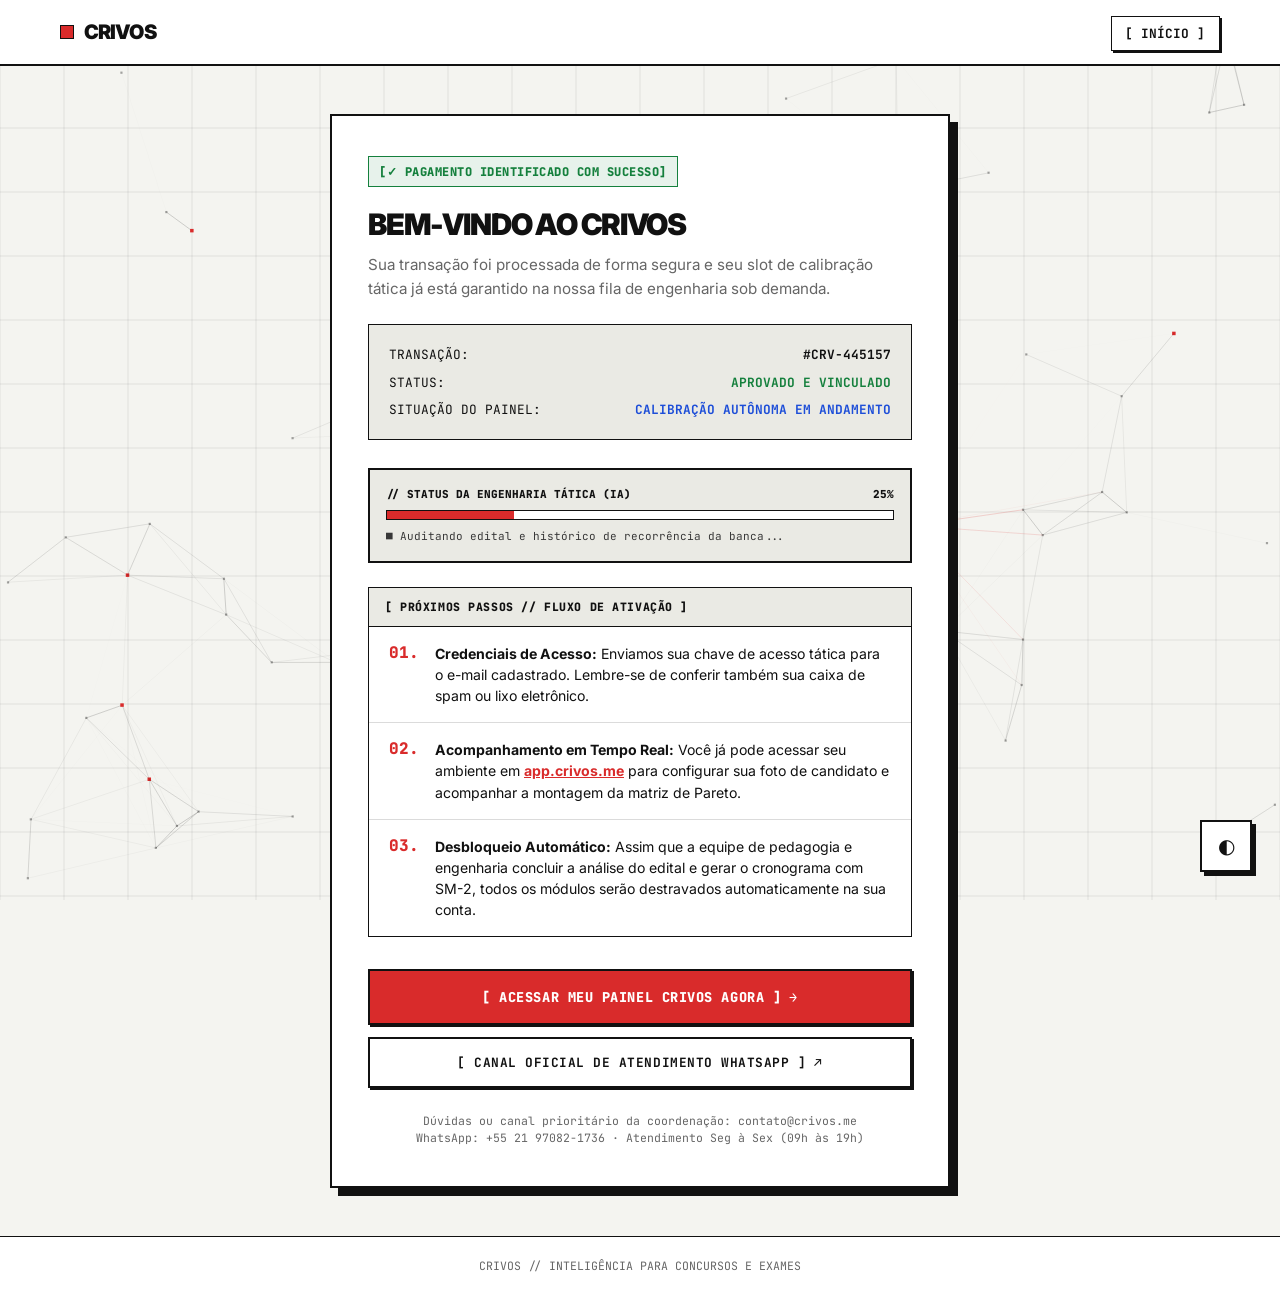
<file: sucesso.html>
<!DOCTYPE html>
<html lang="pt-BR">
<head>
  <meta charset="UTF-8">
  <meta name="viewport" content="width=device-width, initial-scale=1.0">
  <title>CRIVOS // Pagamento Confirmado</title>
  
  <!-- Favicon oficial: Quadrado Vermelho Brutalista -->
  <link rel="icon" type="image/svg+xml" href="favicon.svg">
  <link rel="alternate icon" type="image/png" href="icon-192.png">
  <link rel="apple-touch-icon" href="icon-192.png">

  <!-- Google Fonts: Inter & JetBrains Mono -->
  <link rel="preconnect" href="https://fonts.googleapis.com">
  <link rel="preconnect" href="https://fonts.gstatic.com" crossorigin>
  <link href="https://fonts.googleapis.com/css2?family=Inter:wght@400;500;600;700;800;900&family=JetBrains+Mono:wght@400;500;600;700;800&display=swap" rel="stylesheet">

  <script>
    (function() {
      try {
        var t = localStorage.getItem('crivos_theme') || localStorage.getItem('crivos_web_theme');
        if (t === 'dark' || (!t && window.matchMedia && window.matchMedia('(prefers-color-scheme: dark)').matches)) {
          document.documentElement.setAttribute('data-theme', 'dark');
        }
      } catch(e) {}
    })();
  </script>

  <style>
    :root {
      --bg-primary: #F4F4F0;
      --bg-surface: #FFFFFF;
      --bg-elevated: #EAEAE4;
      --bg-dark-block: #111111;
      --text-primary: #111111;
      --text-secondary: #383838;
      --text-muted: #666666;
      --text-on-dark: #F4F4F0;
      --accent-red: #D92B2B;
      --accent-red-hover: #B91C1C;
      --accent-blue: #1D4ED8;
      --accent-green: #15803D;
      --border-color: #111111;
      --border-subtle: rgba(17, 17, 17, 0.15);
      --shadow-sm: 2px 2px 0px #111111;
      --shadow-hard: 4px 4px 0px #111111;
      --shadow-lg: 8px 8px 0px #111111;
      --font-sans: 'Inter', -apple-system, BlinkMacSystemFont, sans-serif;
      --font-mono: 'JetBrains Mono', monospace;
    }

    [data-theme="dark"] {
      --bg-primary: #0B0C0E;
      --bg-surface: #131519;
      --bg-elevated: #1B1E24;
      --bg-dark-block: #070809;
      --text-primary: #F2F2EE;
      --text-secondary: #B0B6C3;
      --text-muted: #767E8F;
      --text-on-dark: #F2F2EE;
      --accent-red: #E53935;
      --accent-red-hover: #D32F2F;
      --accent-blue: #3B82F6;
      --accent-green: #22C55E;
      --border-color: #2C313C;
      --border-subtle: rgba(242, 242, 238, 0.1);
      --shadow-sm: 2px 2px 0px #000000;
      --shadow-hard: 4px 4px 0px #000000;
      --shadow-lg: 8px 8px 0px #000000;
    }

    * {
      box-sizing: border-box;
      margin: 0;
      padding: 0;
      border-radius: 0px !important;
    }

    body {
      background-color: var(--bg-primary);
      color: var(--text-primary);
      font-family: var(--font-sans);
      line-height: 1.5;
      min-height: 100vh;
      display: flex;
      flex-direction: column;
      -webkit-font-smoothing: antialiased;
    }

    /* TOPBAR INSTITUCIONAL */
    .topbar {
      border-bottom: 2px solid var(--border-color);
      background: var(--bg-surface);
      position: sticky;
      top: 0;
      z-index: 1000;
    }

    .topbar-container {
      max-width: 1200px;
      margin: 0 auto;
      padding: 0 1.25rem;
      height: 64px;
      display: flex;
      align-items: center;
      justify-content: space-between;
    }

    .brand {
      display: inline-flex;
      align-items: center;
      gap: 0.6rem;
      text-decoration: none;
      color: var(--text-primary);
    }

    .brand-sq {
      width: 14px;
      height: 14px;
      background: var(--accent-red);
      border: 1px solid var(--border-color);
      display: inline-block;
      flex-shrink: 0;
      aspect-ratio: 1/1;
    }

    .brand-name {
      font-family: var(--font-sans);
      font-weight: 900;
      font-size: 1.25rem;
      letter-spacing: -0.04em;
      text-transform: uppercase;
    }

    .brand-tag {
      font-family: var(--font-mono);
      font-size: 0.75rem;
      font-weight: 700;
      color: var(--text-muted);
      border-left: 1px solid var(--border-subtle);
      padding-left: 0.6rem;
      margin-left: 0.2rem;
      text-transform: uppercase;
    }

    .nav-link-btn {
      font-family: var(--font-mono);
      font-size: 0.8rem;
      font-weight: 700;
      text-decoration: none;
      color: var(--text-primary);
      padding: 0.5rem 0.85rem;
      border: 1px solid var(--border-color);
      background: var(--bg-surface);
      box-shadow: var(--shadow-sm);
      transition: transform 0.1s ease, box-shadow 0.1s ease;
      text-transform: uppercase;
    }

    .nav-link-btn:hover {
      transform: translate(-1px, -1px);
      box-shadow: var(--shadow-hard);
    }

    /* CONTAINER SUCESSO */
    .sucesso-container {
      flex: 1;
      display: flex;
      align-items: center;
      justify-content: center;
      padding: 3rem 1.25rem;
    }

    .sucesso-card {
      background: var(--bg-surface);
      border: 2px solid var(--border-color);
      box-shadow: var(--shadow-lg);
      width: 100%;
      max-width: 620px;
      padding: 2.5rem 2.25rem;
    }

    .status-badge {
      display: inline-flex;
      align-items: center;
      gap: 0.4rem;
      font-family: var(--font-mono);
      font-size: 0.75rem;
      font-weight: 800;
      background: rgba(21, 128, 61, 0.1);
      border: 1px solid var(--accent-green);
      color: var(--accent-green);
      padding: 0.35rem 0.65rem;
      margin-bottom: 1.25rem;
      letter-spacing: 0.04em;
      text-transform: uppercase;
    }

    h1 {
      font-family: var(--font-sans);
      font-size: 1.85rem;
      font-weight: 900;
      letter-spacing: -0.04em;
      line-height: 1.15;
      margin-bottom: 0.75rem;
      text-transform: uppercase;
    }

    .lead-text {
      font-size: 0.95rem;
      color: var(--text-muted);
      line-height: 1.55;
      margin-bottom: 1.5rem;
    }

    /* RESUMO DO PEDIDO */
    .order-summary {
      background: var(--bg-elevated);
      border: 1px solid var(--border-color);
      padding: 1.25rem 1.25rem;
      font-family: var(--font-mono);
      font-size: 0.8rem;
      display: flex;
      flex-direction: column;
      gap: 0.5rem;
      margin-bottom: 1.75rem;
      text-transform: uppercase;
    }

    .order-row {
      display: flex;
      justify-content: space-between;
      align-items: center;
      flex-wrap: wrap;
      gap: 0.5rem;
    }

    /* PASSOS DE ATIVAÇÃO */
    .steps-box {
      border: 1px solid var(--border-color);
      margin-bottom: 2rem;
    }

    .steps-title {
      font-family: var(--font-mono);
      font-size: 0.72rem;
      font-weight: 800;
      letter-spacing: 0.05em;
      padding: 0.65rem 1rem;
      background: var(--bg-elevated);
      border-bottom: 1px solid var(--border-color);
      text-transform: uppercase;
    }

    .step-item {
      padding: 1rem 1.25rem;
      display: flex;
      gap: 1rem;
      align-items: flex-start;
      border-bottom: 1px solid var(--border-subtle);
    }

    .step-item:last-child {
      border-bottom: none;
    }

    .step-num {
      font-family: var(--font-mono);
      font-weight: 800;
      font-size: 1rem;
      color: var(--accent-red);
      flex-shrink: 0;
      line-height: 1.2;
    }

    .step-desc {
      font-size: 0.88rem;
      line-height: 1.5;
      color: var(--text-primary);
    }

    .step-desc strong {
      color: var(--text-primary);
    }

    /* AÇÕES */
    .cta-group {
      display: flex;
      flex-direction: column;
      gap: 0.75rem;
      margin-bottom: 1.5rem;
    }

    .btn-main {
      background: var(--accent-red);
      color: #FFFFFF;
      border: 2px solid var(--border-color);
      padding: 1rem 1.25rem;
      font-family: var(--font-mono);
      font-size: 0.85rem;
      font-weight: 800;
      letter-spacing: 0.04em;
      text-decoration: none;
      text-align: center;
      box-shadow: var(--shadow-sm);
      text-transform: uppercase;
      transition: transform 0.1s ease, box-shadow 0.1s ease, background-color 0.15s ease;
      display: flex;
      align-items: center;
      justify-content: center;
      gap: 0.5rem;
    }

    .btn-main:hover {
      background: var(--accent-red-hover);
      transform: translate(-1px, -1px);
      box-shadow: var(--shadow-hard);
    }

    .btn-secondary {
      background: var(--bg-surface);
      color: var(--text-primary);
      border: 2px solid var(--border-color);
      padding: 0.85rem 1.25rem;
      font-family: var(--font-mono);
      font-size: 0.8rem;
      font-weight: 700;
      letter-spacing: 0.04em;
      text-decoration: none;
      text-align: center;
      box-shadow: var(--shadow-sm);
      text-transform: uppercase;
      transition: transform 0.1s ease, box-shadow 0.1s ease;
      display: flex;
      align-items: center;
      justify-content: center;
      gap: 0.5rem;
    }

    .btn-secondary:hover {
      transform: translate(-1px, -1px);
      box-shadow: var(--shadow-hard);
    }

    .footer-note {
      font-family: var(--font-mono);
      font-size: 0.72rem;
      color: var(--text-muted);
      text-align: center;
      line-height: 1.5;
    }

    /* BOTAO FLUTUANTE DE TEMA */
    .theme-floating-btn {
      position: fixed !important;
      bottom: 1.75rem !important;
      right: 1.75rem !important;
      z-index: 99999 !important;
      width: 52px;
      height: 52px;
      background: var(--bg-surface);
      border: 2px solid var(--border-color);
      box-shadow: var(--shadow-hard);
      color: var(--text-primary);
      display: inline-flex;
      align-items: center;
      justify-content: center;
      cursor: pointer;
      transition: transform 0.18s cubic-bezier(0.34, 1.56, 0.64, 1), box-shadow 0.18s ease;
      user-select: none;
    }

    .theme-floating-btn:hover {
      transform: translate(-3px, -3px) scale(1.06);
      box-shadow: 6px 6px 0px var(--border-color);
    }

    .theme-floating-btn:active {
      transform: translate(2px, 2px) scale(0.96);
      box-shadow: 2px 2px 0px var(--border-color);
    }

    .theme-icon-wrap {
      font-size: 1.25rem;
      line-height: 1;
      display: inline-block;
      transition: transform 0.35s cubic-bezier(0.34, 1.56, 0.64, 1);
    }

    /* FOOTER */
    .footer {
      border-top: 1px solid var(--border-color);
      background: var(--bg-surface);
      padding: 1.25rem 1.25rem;
      font-family: var(--font-mono);
      font-size: 0.72rem;
      color: var(--text-muted);
      text-align: center;
      text-transform: uppercase;
    }
  
    /* CANVAS DE COORDENADAS INTERATIVO */
    #coord-canvas {
      position: fixed;
      inset: 0;
      width: 100%;
      height: 100%;
      z-index: 0;
      pointer-events: none;
      display: block;
    }
    .topbar, .sucesso-container {
      position: relative;
      z-index: 1;
    }

  </style>

  <!-- CRIVOS // INFRAESTRUTURA DE PERFORMANCE & RASTREAMENTO INSTITUCIONAL -->
  <script>
    window.CRIVOS_TRACKING = {
      metaPixelId: window.META_PIXEL_ID || '1639261614349090',
      clarityId: window.CLARITY_PROJECT_ID || null,
      gtagId: window.GTAG_CONVERSION_ID || null
    };

    // 1. Inicializador Meta Pixel (Stub Padrão de Alta Resiliência)
    if (window.CRIVOS_TRACKING.metaPixelId) {
      !function(f,b,e,v,n,t,s)
      {if(f.fbq)return;n=f.fbq=function(){n.callMethod?
      n.callMethod.apply(n,arguments):n.queue.push(arguments)};
      if(!f._fbq)f._fbq=n;n.push=n;n.loaded=!0;n.version='2.0';
      n.queue=[];t=b.createElement(e);t.async=!0;
      t.src=v;s=b.getElementsByTagName(e)[0];
      s.parentNode.insertBefore(t,s)}(window, document,'script',
      'https://connect.facebook.net/en_US/fbevents.js');
      fbq('init', window.CRIVOS_TRACKING.metaPixelId);
      fbq('track', 'PageView');
    }

    // 2. Inicializador Microsoft Clarity (Gravação Anônima de Sessões / UX)
    if (window.CRIVOS_TRACKING.clarityId) {
      (function(c,l,a,r,i,t,y){
        c[a]=c[a]||function(){(c[a].q=c[a].q||[]).push(arguments)};
        t=l.createElement(r);t.async=1;t.src="https://www.clarity.ms/tag/"+i;
        y=l.getElementsByTagName(r)[0];y.parentNode.insertBefore(t,y);
      })(window, document, "clarity", "script", window.CRIVOS_TRACKING.clarityId);
    }
  </script>

</head>
<body>
  <!-- CANVAS DE COORDENADAS INTERATIVO DE FUNDO -->
  <canvas id="coord-canvas"></canvas>

  <!-- TOPBAR INSTITUCIONAL -->
  <header class="topbar">
    <div class="topbar-container">
      <a href="/" class="brand">
        <span class="brand-sq"></span>
        <span class="brand-name">CRIVOS</span>
      </a>

      <div class="nav-actions">
        <a href="/" class="nav-link-btn">[ INÍCIO ]</a>
      </div>
    </div>
  </header>

  <!-- CONTEÚDO PRINCIPAL -->
  <main class="sucesso-container">
    <div class="sucesso-card">
      <div class="status-badge">[✓ PAGAMENTO IDENTIFICADO COM SUCESSO]</div>
      <h1>BEM-VINDO AO CRIVOS</h1>
      <p class="lead-text">
        Sua transação foi processada de forma segura e seu slot de calibração tática já está garantido na nossa fila de engenharia sob demanda.
      </p>

      <div class="order-summary" id="order-info">
        <div class="order-row">
          <span>TRANSAÇÃO:</span>
          <strong id="tx-id">#CARREGANDO...</strong>
        </div>
        <div class="order-row">
          <span>STATUS:</span>
          <strong style="color:var(--accent-green);">APROVADO E VINCULADO</strong>
        </div>
        <div class="order-row">
          <span>SITUAÇÃO DO PAINEL:</span>
          <strong id="calibration-status-label" style="color:var(--accent-blue);">CALIBRAÇÃO AUTÔNOMA EM ANDAMENTO</strong>
        </div>
      </div>

      <!-- BARRA DE PROGRESSO DE CALIBRAÇÃO IMEDIATA -->
      <div id="calibration-progress-box" style="padding:16px;background:var(--bg-elevated);border:2px solid var(--border-color);margin-bottom:24px;text-align:left;">
        <div style="display:flex;justify-content:space-between;align-items:center;margin-bottom:8px;">
          <span style="font-family:var(--font-mono);font-size:11px;font-weight:900;text-transform:uppercase;">// STATUS DA ENGENHARIA TÁTICA (IA)</span>
          <span id="calibration-percentage" style="font-family:var(--font-mono);font-size:11px;font-weight:900;">25%</span>
        </div>
        <div style="width:100%;height:10px;background:var(--bg-surface);border:1.5px solid var(--border-color);overflow:hidden;margin-bottom:8px;">
          <div id="calibration-progress-bar" style="width:25%;height:100%;background:var(--accent-red);transition:width 0.8s ease;"></div>
        </div>
        <div id="calibration-log" style="font-family:var(--font-mono);font-size:11px;color:var(--text-secondary);">
          ■ Auditando edital e histórico de recorrência da banca...
        </div>
      </div>

      <div class="steps-box">
        <div class="steps-title">[ PRÓXIMOS PASSOS // FLUXO DE ATIVAÇÃO ]</div>
        
        <div class="step-item">
          <span class="step-num">01.</span>
          <div class="step-desc">
            <strong>Credenciais de Acesso:</strong> Enviamos sua chave de acesso tática para o e-mail cadastrado. Lembre-se de conferir também sua caixa de spam ou lixo eletrônico.
          </div>
        </div>

        <div class="step-item">
          <span class="step-num">02.</span>
          <div class="step-desc">
            <strong>Acompanhamento em Tempo Real:</strong> Você já pode acessar seu ambiente em <a href="https://app.crivos.me" target="_blank" rel="noopener noreferrer" style="color:var(--accent-red);font-weight:700;text-decoration:underline;">app.crivos.me</a> para configurar sua foto de candidato e acompanhar a montagem da matriz de Pareto.
          </div>
        </div>

        <div class="step-item">
          <span class="step-num">03.</span>
          <div class="step-desc">
            <strong>Desbloqueio Automático:</strong> Assim que a equipe de pedagogia e engenharia concluir a análise do edital e gerar o cronograma com SM-2, todos os módulos serão destravados automaticamente na sua conta.
          </div>
        </div>
      </div>

      <div class="cta-group">
        <a href="https://app.crivos.me" class="btn-main">
          <span>[ ACESSAR MEU PAINEL CRIVOS AGORA ]</span>
          <span>→</span>
        </a>

        <a href="https://wa.me/5521970821736?text=Ol%C3%A1!%20Acabei%20de%20adquirir%20meu%20plano%20CRIVOS%20e%20gostaria%20de%20confirmar%20o%20recebimento." target="_blank" rel="noopener noreferrer" class="btn-secondary">
          <span>[ CANAL OFICIAL DE ATENDIMENTO WHATSAPP ]</span>
          <span>↗</span>
        </a>
      </div>

      <div class="footer-note">
        Dúvidas ou canal prioritário da coordenação: contato@crivos.me<br>
        WhatsApp: +55 21 97082-1736 · Atendimento Seg à Sex (09h às 19h)
      </div>
    </div>
  </main>

  <!-- BOTAO FLUTUANTE DE TEMA -->
  <button class="theme-floating-btn" id="theme-toggle" type="button" title="Alternar Modo Claro / Escuro" aria-label="Alternar Tema">
    <span class="theme-icon-wrap" id="theme-icon">◐</span>
  </button>

  <footer class="footer">
    CRIVOS // INTELIGÊNCIA PARA CONCURSOS E EXAMES
  </footer>

  <script>
    (function() {
      // Sincronização do ID da transação
      const urlParams = new URLSearchParams(window.location.search);
      const id = urlParams.get('id') || urlParams.get('payment_id') || 'CRV-' + Math.floor(100000 + Math.random() * 900000);
      const produtoParam = (urlParams.get('produto') || urlParams.get('plan') || '').toLowerCase();
      const txEl = document.getElementById('tx-id');
      if (txEl) txEl.textContent = '#' + id;

      // Animação progressiva de calibração autônoma
      let prog = 25;
      const bar = document.getElementById('calibration-progress-bar');
      const pct = document.getElementById('calibration-percentage');
      const log = document.getElementById('calibration-log');
      const statusLabel = document.getElementById('calibration-status-label');

      const steps = [
        { p: 45, text: '■ Estruturando matriz de peso das disciplinas e matérias prioritárias...' },
        { p: 70, text: '■ Calibrando cronograma diário com ciclos SM-2 (D+1, D+7, D+30)...' },
        { p: 90, text: '■ Gerando resumos conceituais e banco de simulados da banca...' },
        { p: 100, text: '✓ Painel 100% Calibrado e Liberado na sua conta exclusiva!' }
      ];

      let stepIdx = 0;
      const timer = setInterval(() => {
        if (stepIdx < steps.length) {
          const s = steps[stepIdx];
          if (bar) bar.style.width = s.p + '%';
          if (pct) pct.textContent = s.p + '%';
          if (log) log.textContent = s.text;
          if (s.p === 100) {
            clearInterval(timer);
            if (statusLabel) {
              statusLabel.textContent = 'PAINEL LIBERADO E DISPONÍVEL';
              statusLabel.style.color = 'var(--accent-green)';
            }
          }
          stepIdx++;
        }
      }, 4000);

      // Disparo de garantia: consulta a API para assegurar que a ordem foi provisionada e dispara calibração autônoma
      if (id && /^\d+$/.test(id)) {
        fetch(`/api/check-payment/${id}`)
          .then(res => res.json())
          .then(data => {
            if (data?.order?.id && true) {
              return fetch('/api/engine/calibrate', {
                method: 'POST',
                headers: { 'Content-Type': 'application/json' },
                body: JSON.stringify({ orderId: data.order.id })
              });
            }
          })
          .then(calibRes => calibRes ? calibRes.json() : null)
          .then(calibData => {
            if (calibData && calibData.success) {
              if (bar) bar.style.width = '100%';
              if (pct) pct.textContent = '100%';
              if (log) log.textContent = '✓ Painel 100% Calibrado e Liberado na sua conta exclusiva!';
              if (statusLabel) {
                statusLabel.textContent = 'PAINEL LIBERADO E DISPONÍVEL';
                statusLabel.style.color = 'var(--accent-green)';
              }
            }
          })
          .catch(function(e) {
            console.warn('Garantia check-payment/calibração:', e);
          });
      }

      // Theme toggle sincronizado
      const themeBtn = document.getElementById('theme-toggle');
      const themeIcon = document.getElementById('theme-icon');

      function updateThemeIcon(isDark) {
        if (themeIcon) {
          themeIcon.textContent = isDark ? '◑' : '◐';
        }
      }

      const savedTheme = localStorage.getItem('crivos_theme') || localStorage.getItem('crivos_web_theme');
      if (savedTheme === 'dark') {
        document.documentElement.setAttribute('data-theme', 'dark');
        updateThemeIcon(true);
      }

      if (themeBtn) {
        themeBtn.addEventListener('click', () => {
          const isDark = document.documentElement.getAttribute('data-theme') === 'dark';
          const next = isDark ? 'light' : 'dark';
          if (next === 'dark') {
            document.documentElement.setAttribute('data-theme', 'dark');
          } else {
            document.documentElement.removeAttribute('data-theme');
          }
          localStorage.setItem('crivos_theme', next);
          localStorage.setItem('crivos_web_theme', next);
          updateThemeIcon(next === 'dark');

          if (themeIcon) {
            themeIcon.style.transform = 'rotate(180deg)';
            setTimeout(() => { themeIcon.style.transform = 'none'; }, 350);
          }
        });
      }
    })();
  </script>
  <script src="data/coord-canvas.js"></script>
</body>
</html>
</file>
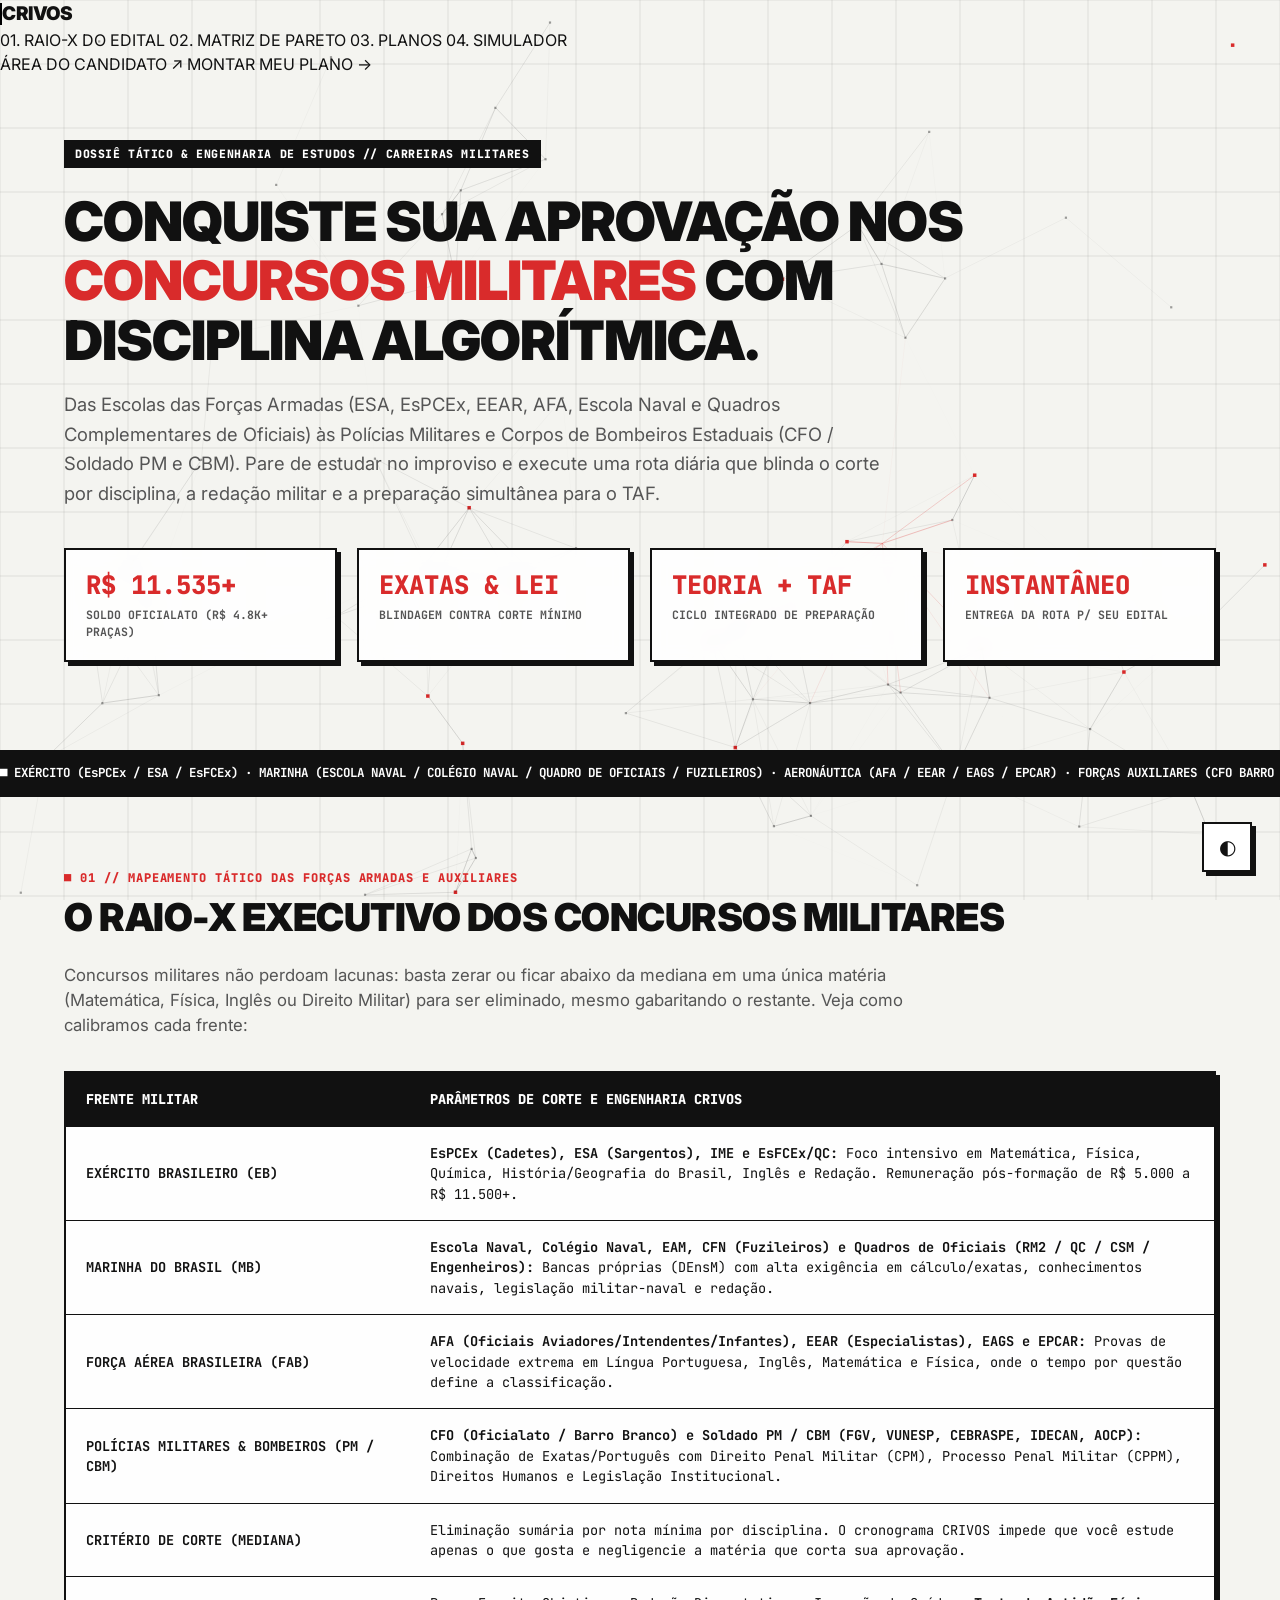
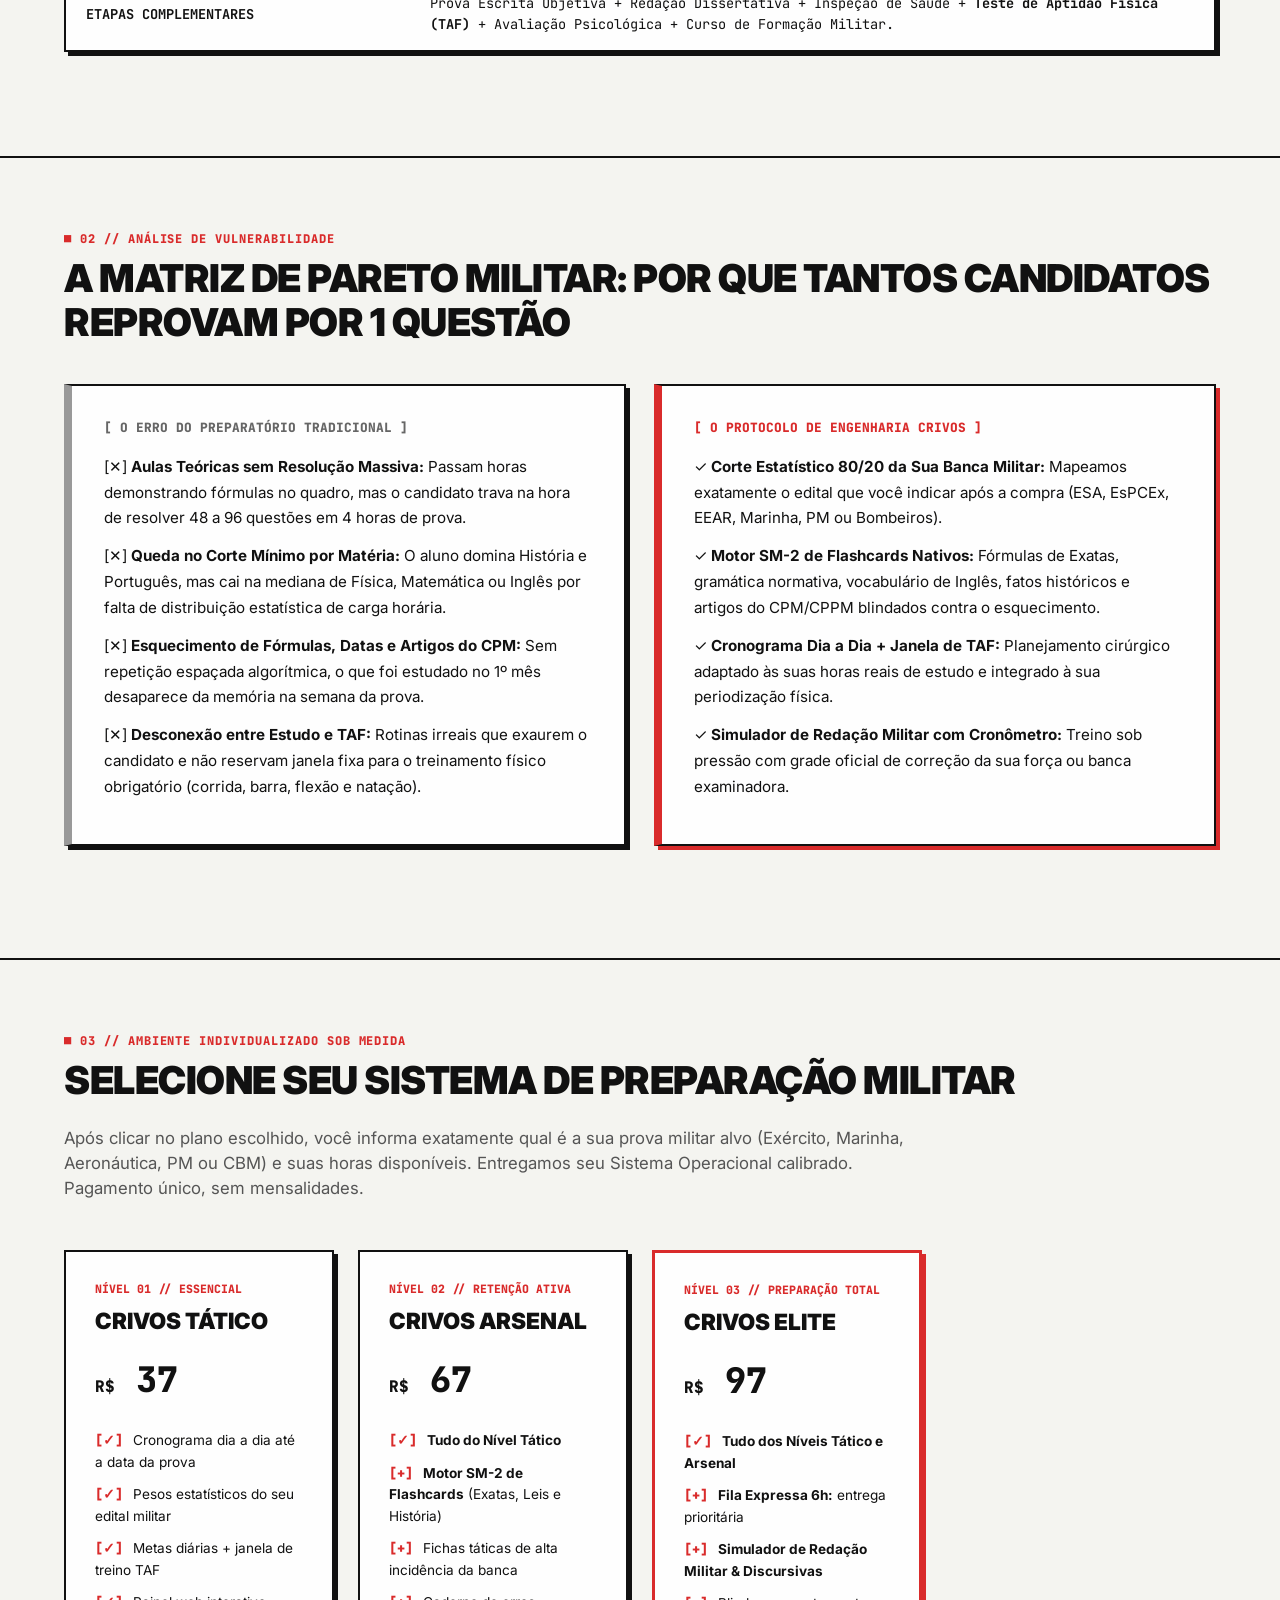
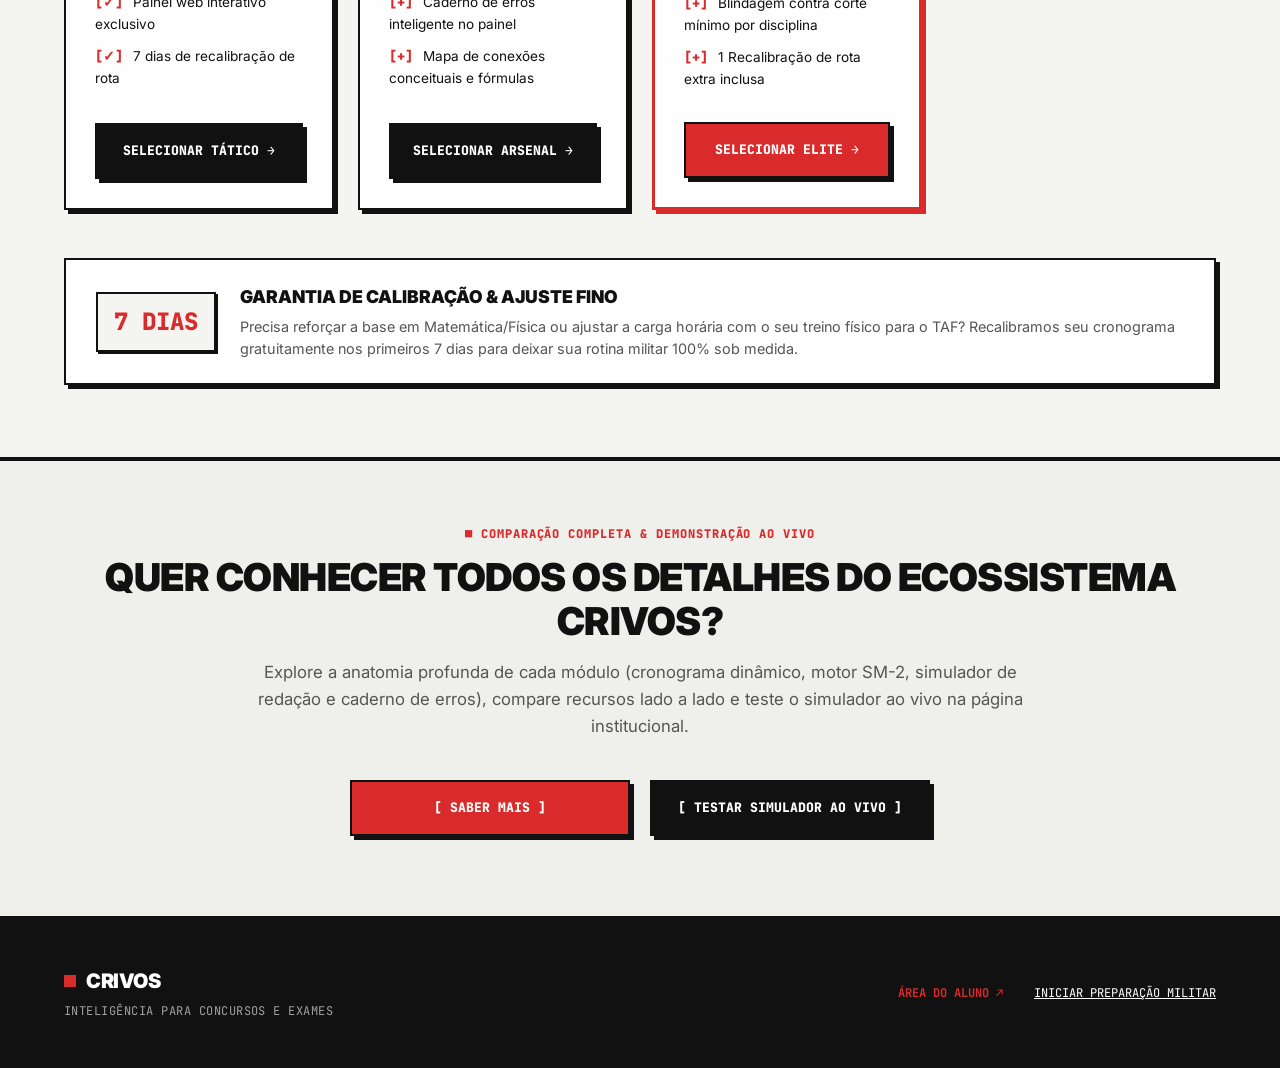
<file: concursos/concursos-militares.html>
<!DOCTYPE html>
<html lang="pt-BR">
<head>
  <meta charset="utf-8">
  <meta name="viewport" content="width=device-width, initial-scale=1.0">
  <link rel="icon" type="image/svg+xml" href="data:image/svg+xml,<svg xmlns='http://www.w3.org/2000/svg' viewBox='0 0 100 100'><rect width='100' height='100' fill='%23D92B2B'/></svg>">
  <title>CRIVOS // Dossiê & Sistema Tático para Concursos Militares (Forças Armadas, PM e CBM)</title>
  <meta name="description" content="Sistema Operacional de Estudos para Carreiras Militares (ESA, EsPCEx, EEAR, AFA, Escola Naval, Quadros de Oficiais e Soldado/Oficial PM e Bombeiros). Cronograma tático + TAF, SM-2 e corte de Pareto.">
  
  <link rel="preconnect" href="https://fonts.googleapis.com">
  <link rel="preconnect" href="https://fonts.gstatic.com" crossorigin>
  <link href="https://fonts.googleapis.com/css2?family=Inter:wght@400;500;600;700;800;900&family=JetBrains+Mono:wght@400;500;600;700;800&display=swap" rel="stylesheet">

  <style>
    :root {
      --bg-primary: #F4F4F0;
      --bg-surface: #FFFFFF;
      --text-primary: #111111;
      --text-secondary: #555555;
      --text-muted: #888888;
      --border-color: #111111;
      --accent-red: #D92B2B;
      --accent-green: #0D9488;
      --font-sans: 'Inter', -apple-system, BlinkMacSystemFont, sans-serif;
      --font-mono: 'JetBrains Mono', monospace;
      --shadow-hard: 4px 4px 0px #111111;
      --shadow-hard-red: 4px 4px 0px #D92B2B;
      --shadow-large: 6px 6px 0px #111111;
    }

    [data-theme="dark"] {
      --bg-primary: #0D0E11;
      --bg-surface: #16181D;
      --text-primary: #F4F4F0;
      --text-secondary: #A0A5B0;
      --text-muted: #6B7280;
      --border-color: #2D3139;
      --shadow-hard: 4px 4px 0px #2D3139;
      --shadow-large: 6px 6px 0px #2D3139;
    }

    * { box-sizing: border-box; margin: 0; padding: 0; }
    body {
      font-family: var(--font-sans);
      background-color: var(--bg-primary);
      color: var(--text-primary);
      line-height: 1.5;
      -webkit-font-smoothing: antialiased;
    }

    a { color: inherit; text-decoration: none; }

    .container {
      width: 100%;
      max-width: 1200px;
      margin: 0 auto;
      padding: 0 1.5rem;
    }

    /* BACKGROUND CANVAS & SCROLL PROGRESS */
    #coord-canvas {
      position: fixed;
      inset: 0;
      width: 100%;
      height: 100%;
      z-index: 0;
      pointer-events: none;
      display: block;
    }
    .scroll-progress-track {
      position: fixed;
      top: 0;
      left: 0;
      width: 100%;
      height: 4px;
      background: transparent;
      z-index: 1001;
    }
    .scroll-progress-bar {
      height: 100%;
      width: 0%;
      background: var(--accent-red);
    }

    .page-wrapper {
      position: relative;
      z-index: 1;
    }

    /* HEADER */
    .header {
      background: rgba(255, 255, 255, 0.88);
      backdrop-filter: blur(10px);
      -webkit-backdrop-filter: blur(10px);
      border-bottom: 2px solid var(--border-color);
      padding: 1rem 0;
      position: sticky;
      top: 0;
      z-index: 100;
    }
    [data-theme="dark"] .header {
      background: rgba(22, 24, 29, 0.88);
    }

    .header-flex {
      display: flex;
      justify-content: space-between;
      align-items: center;
    }
    .brand-logo {
      display: flex;
      align-items: center;
      gap: 0.65rem;
      text-decoration: none;
    }
    .brand-sq {
      width: 12px;
      height: 12px;
      background: var(--accent-red);
      border: 1px solid #000000;
      flex-shrink: 0;
    }
    .brand-name {
      font-family: var(--font-sans);
      font-weight: 900;
      font-size: 1.18rem;
      letter-spacing: -0.5px;
      color: var(--text-primary);
    }
    .brand-concurso {
      font-family: var(--font-mono);
      font-weight: 800;
      font-size: 0.88rem;
      color: var(--accent-red);
      letter-spacing: -0.3px;
    }
    .header-nav {
      display: flex;
      gap: 1.5rem;
      font-family: var(--font-mono);
      font-size: 0.74rem;
      font-weight: 800;
      text-transform: uppercase;
      letter-spacing: 0.04em;
    }
    .header-nav a {
      color: var(--text-primary);
      transition: color 0.15s ease;
    }
    .header-nav a:hover {
      color: var(--accent-red);
    }

    .mobile-menu-btn {
      display: none;
      background: #111111;
      color: #FFFFFF;
      border: 1px solid #111111;
      padding: 6px 12px;
      font-family: var(--font-mono);
      font-size: 0.72rem;
      font-weight: 900;
      cursor: pointer;
      box-shadow: 2px 2px 0px var(--accent-red);
    }
    .mobile-drawer {
      display: none;
      position: fixed;
      top: 55px;
      left: 0;
      width: 100%;
      background: #111111;
      border-bottom: 2px solid var(--accent-red);
      padding: 1.5rem;
      z-index: 99;
      box-shadow: 0 10px 20px rgba(0,0,0,0.3);
    }
    .mobile-drawer.active {
      display: flex;
      flex-direction: column;
      gap: 1rem;
    }
    .mobile-drawer a {
      color: #FFFFFF;
      font-family: var(--font-mono);
      font-size: 0.82rem;
      font-weight: 700;
      text-transform: uppercase;
      padding: 0.5rem 0;
      border-bottom: 1px solid #222222;
    }
    .mobile-drawer a:last-child {
      border-bottom: none;
      color: var(--accent-red);
    }
    @media (max-width: 860px) {
      .header-nav { display: none; }
      .mobile-menu-btn { display: inline-block; }
    }

    /* HERO SECTION */
    .hero {
      padding: 4rem 0 3rem;
      border-bottom: 2px solid var(--border-color);
      background: transparent;
    }
    .hero-tag {
      display: inline-block;
      background: #111111;
      color: #FFFFFF;
      font-family: var(--font-mono);
      font-size: 0.72rem;
      font-weight: 900;
      padding: 4px 10px;
      letter-spacing: 0.05em;
      text-transform: uppercase;
      margin-bottom: 1.5rem;
      border: 1px solid var(--border-color);
    }
    .hero-title {
      font-size: clamp(2rem, 4.5vw, 3.4rem);
      font-weight: 900;
      line-height: 1.1;
      letter-spacing: -1px;
      text-transform: uppercase;
      margin-bottom: 1.2rem;
      max-width: 980px;
    }
    .hero-title span { color: var(--accent-red); }
    .hero-sub {
      font-size: 1.15rem;
      color: var(--text-secondary);
      max-width: 820px;
      margin-bottom: 2.5rem;
      line-height: 1.6;
    }

    /* METRIC TILES */
    .metric-grid {
      display: grid;
      grid-template-columns: repeat(4, 1fr);
      gap: 1.25rem;
      margin-bottom: 2.5rem;
    }
    @media (max-width: 900px) {
      .metric-grid { grid-template-columns: repeat(2, 1fr); }
    }
    .metric-card {
      background: rgba(255, 255, 255, 0.88);
      backdrop-filter: blur(8px);
      -webkit-backdrop-filter: blur(8px);
      border: 2px solid var(--border-color);
      padding: 1.25rem;
      box-shadow: var(--shadow-hard);
    }
    [data-theme="dark"] .metric-card {
      background: rgba(22, 24, 29, 0.88);
    }
    .metric-val {
      font-family: var(--font-mono);
      font-size: 1.6rem;
      font-weight: 900;
      color: var(--accent-red);
      line-height: 1.2;
      margin-bottom: 0.3rem;
    }
    .metric-lbl {
      font-family: var(--font-mono);
      font-size: 0.72rem;
      font-weight: 700;
      color: var(--text-secondary);
      text-transform: uppercase;
    }

    /* TICKER */
    .ticker {
      background: #111111;
      color: #FFFFFF;
      overflow: hidden;
      white-space: nowrap;
      padding: 0.75rem 0;
      font-family: var(--font-mono);
      font-size: 0.78rem;
      font-weight: 700;
      border-bottom: 2px solid #111111;
    }
    .ticker-inner {
      display: inline-block;
      animation: marquee 25s linear infinite;
    }
    @keyframes marquee {
      0% { transform: translate3d(0, 0, 0); }
      100% { transform: translate3d(-50%, 0, 0); }
    }

    /* SECTION STYLES */
    .section {
      padding: 4.5rem 0;
      border-bottom: 2px solid var(--border-color);
      background: transparent;
    }
    .section-eyebrow {
      font-family: var(--font-mono);
      font-size: 0.75rem;
      font-weight: 900;
      color: var(--accent-red);
      text-transform: uppercase;
      letter-spacing: 0.08em;
      margin-bottom: 0.5rem;
    }
    .section-title {
      font-size: clamp(1.6rem, 3vw, 2.4rem);
      font-weight: 900;
      text-transform: uppercase;
      letter-spacing: -0.5px;
      margin-bottom: 1.5rem;
      line-height: 1.15;
    }

    /* DOSSIER TABLE */
    .dossier-table {
      width: 100%;
      border-collapse: collapse;
      margin: 2rem 0;
      background: rgba(255, 255, 255, 0.88);
      backdrop-filter: blur(8px);
      -webkit-backdrop-filter: blur(8px);
      border: 2px solid var(--border-color);
      box-shadow: var(--shadow-hard);
      font-family: var(--font-mono);
      font-size: 0.85rem;
    }
    [data-theme="dark"] .dossier-table {
      background: rgba(22, 24, 29, 0.88);
    }
    .dossier-table th {
      background: #111111;
      color: #FFFFFF;
      text-align: left;
      padding: 1rem 1.25rem;
      font-weight: 900;
      text-transform: uppercase;
      border-bottom: 2px solid #111111;
    }
    .dossier-table td {
      padding: 1rem 1.25rem;
      border-bottom: 1px solid var(--border-color);
      color: var(--text-primary);
    }
    .dossier-table tr:last-child td { border-bottom: none; }
    .dossier-table tr:hover { background: rgba(0,0,0,0.02); }

    /* CONTRAST BOX */
    .contrast-grid {
      display: grid;
      grid-template-columns: 1fr 1fr;
      gap: 1.8rem;
      margin: 2.5rem 0;
    }
    @media (max-width: 800px) { .contrast-grid { grid-template-columns: 1fr; } }
    .contrast-card {
      border: 2px solid var(--border-color);
      padding: 2rem;
      background: rgba(255, 255, 255, 0.88);
      backdrop-filter: blur(8px);
      -webkit-backdrop-filter: blur(8px);
      box-shadow: var(--shadow-hard);
    }
    [data-theme="dark"] .contrast-card {
      background: rgba(22, 24, 29, 0.88);
    }
    .contrast-bad {
      border-left: 8px solid #999999;
    }
    .contrast-good {
      border-left: 8px solid var(--accent-red);
      box-shadow: var(--shadow-hard-red);
    }
    .contrast-header {
      font-family: var(--font-mono);
      font-size: 0.8rem;
      font-weight: 900;
      margin-bottom: 1rem;
      text-transform: uppercase;
    }
    .contrast-list {
      list-style: none;
      font-size: 0.95rem;
      line-height: 1.7;
    }
    .contrast-list li { margin-bottom: 0.75rem; }

    /* PRICING GRID */
    .pricing-grid {
      display: grid;
      grid-template-columns: repeat(4, 1fr);
      gap: 1.5rem;
      margin: 3rem 0;
    }
    @media (max-width: 1100px) { .pricing-grid { grid-template-columns: repeat(2, 1fr); } }
    @media (max-width: 650px) { .pricing-grid { grid-template-columns: 1fr; } }

    .price-card {
      background: rgba(255, 255, 255, 0.88);
      backdrop-filter: blur(8px);
      -webkit-backdrop-filter: blur(8px);
      border: 2px solid var(--border-color);
      padding: 1.8rem;
      box-shadow: var(--shadow-hard);
      display: flex;
      flex-direction: column;
      justify-content: space-between;
    }
    [data-theme="dark"] .price-card {
      background: rgba(22, 24, 29, 0.88);
    }
    .price-card.featured {
      border: 3px solid var(--accent-red);
      box-shadow: var(--shadow-hard-red);
    }
    .price-tier {
      font-family: var(--font-mono);
      font-size: 0.72rem;
      font-weight: 900;
      color: var(--accent-red);
      text-transform: uppercase;
      margin-bottom: 0.4rem;
    }
    .price-name {
      font-size: 1.4rem;
      font-weight: 900;
      margin-bottom: 1rem;
      text-transform: uppercase;
    }
    .price-val {
      font-family: var(--font-mono);
      font-size: 2.2rem;
      font-weight: 900;
      color: var(--text-primary);
      margin-bottom: 1.5rem;
    }
    .price-val small { font-size: 1rem; }
    .price-features {
      list-style: none;
      font-size: 0.85rem;
      line-height: 1.6;
      margin-bottom: 2rem;
      flex-grow: 1;
    }
    .price-features li { margin-bottom: 0.65rem; }
    .price-features span.sq {
      font-family: var(--font-mono);
      font-weight: 900;
      color: var(--accent-red);
      margin-right: 6px;
    }

    /* BUTTONS */
    .btn {
      display: inline-block;
      width: 100%;
      text-align: center;
      padding: 1rem;
      font-family: var(--font-mono);
      font-size: 0.82rem;
      font-weight: 900;
      text-transform: uppercase;
      border: 2px solid var(--border-color);
      box-shadow: var(--shadow-hard);
      cursor: pointer;
      transition: transform 0.1s ease, box-shadow 0.1s ease;
    }
    .btn:hover {
      transform: translate(-2px, -2px);
      box-shadow: 6px 6px 0px #111111;
    }
    .btn-red {
      background: var(--accent-red);
      color: #FFFFFF;
      border-color: #111111;
    }
    .btn-dark {
      background: #111111;
      color: #FFFFFF;
    }

    /* BOTÃO FLUTUANTE DE TEMA */
    .theme-floating-btn {
      position: fixed !important;
      bottom: 1.75rem !important;
      right: 1.75rem !important;
      z-index: 99999 !important;
      width: 50px;
      height: 50px;
      background: var(--bg-surface);
      border: 2px solid var(--border-color);
      box-shadow: var(--shadow-hard);
      color: var(--text-primary);
      display: inline-flex;
      align-items: center;
      justify-content: center;
      cursor: pointer;
      font-size: 1.25rem;
      user-select: none;
      transition: transform 0.15s ease, box-shadow 0.15s ease;
    }
    .theme-floating-btn:hover {
      transform: translate(-2px, -2px);
      box-shadow: 6px 6px 0px var(--border-color);
    }
    [data-theme="dark"] .theme-floating-btn:hover {
      box-shadow: 6px 6px 0px #000000;
    }

    /* FOOTER */
    .footer {
      background: #111111;
      color: #FFFFFF;
      padding: 3rem 0;
      font-family: var(--font-mono);
      font-size: 0.78rem;
    }
    .footer-flex {
      display: flex;
      justify-content: space-between;
      align-items: center;
      flex-wrap: wrap;
      gap: 1.5rem;
    }
  
    /* GARANTIA STRIP CORRIGIDA COM ALTO CONTRASTE */
    .guarantee-box {
      background: var(--bg-surface) !important;
      border: 2px solid var(--border-color);
      padding: 1.5rem 1.85rem;
      box-shadow: var(--shadow-hard);
      display: flex;
      align-items: center;
      gap: 1.5rem;
      flex-wrap: wrap;
      margin-top: 2rem;
    }
    .guarantee-box h4 {
      color: var(--text-primary) !important;
      font-size: 1.1rem;
      font-weight: 900;
      text-transform: uppercase;
      margin-bottom: 0.35rem;
    }
    .guarantee-box p {
      color: var(--text-secondary) !important;
      font-size: 0.9rem;
      line-height: 1.5;
    }
    .guarantee-badge-num {
      font-family: var(--font-mono);
      font-size: 1.5rem;
      font-weight: 900;
      color: var(--accent-red);
      background: var(--bg-primary);
      padding: 10px 16px;
      border: 2px solid var(--border-color);
      box-shadow: 2px 2px 0px var(--border-color);
      white-space: nowrap;
    }

    @keyframes pulse {
      0%, 100% { opacity: 1; }

    /* ==========================================================================
       TOPBAR & BRAND OFICIAL (COPIADA EXATAMENTE DA INDEX.HTML)
       ========================================================================== */
    .topbar {
        position: sticky;
        top: 0;
        z-index: 1000;
        background-color: rgba(244, 244, 240, 0.92);
        backdrop-filter: blur(12px);
        -webkit-backdrop-filter: blur(12px);
        border-bottom: 2px solid var(--border-color);
        transition: background-color 0.2s ease, border-color 0.2s ease;
        padding: 0;
    }

    [data-theme="dark"] .topbar {
        background-color: rgba(13, 14, 17, 0.92);
    }

    .topbar-container {
        display: flex;
        align-items: center;
        justify-content: space-between;
        height: 64px;
        max-width: 1200px;
        margin: 0 auto;
        padding: 0 1.5rem;
        gap: 1rem;
    }

    .brand {
        display: flex;
        align-items: center;
        gap: 0.65rem;
        text-decoration: none;
        color: var(--text-primary);
        flex-shrink: 0;
    }

    .brand-sq {
        width: 12px;
        height: 12px;
        background-color: var(--accent-red);
        border: 1px solid #000000;
        display: inline-block;
        flex-shrink: 0;
        transition: transform 0.2s ease;
    }

    .brand:hover .brand-sq {
        transform: rotate(90deg);
    }

    .brand-name {
        font-family: var(--font-sans);
        font-weight: 900;
        font-size: 1.4rem;
        letter-spacing: -0.04em;
        text-transform: uppercase;
        line-height: 1;
        color: var(--text-primary);
    }

    .nav-links {
        display: flex;
        align-items: center;
        justify-content: center;
        gap: clamp(1rem, 1.8vw, 2.2rem);
        flex: 1;
    }

    .nav-link {
        font-family: var(--font-mono);
        font-size: clamp(0.7rem, 0.85vw, 0.78rem);
        font-weight: 700;
        text-transform: uppercase;
        text-decoration: none;
        color: var(--text-secondary);
        transition: color 0.15s ease;
        white-space: nowrap;
        flex-shrink: 0;
    }

    .nav-link:hover {
        color: var(--accent-red);
    }

    .nav-actions {
        display: flex;
        align-items: center;
        gap: 0.75rem;
        flex-shrink: 0;
    }

    .nav-login {
        font-family: var(--font-mono);
        font-size: 0.74rem;
        font-weight: 700;
        text-transform: uppercase;
        text-decoration: none;
        color: var(--text-primary);
        padding: 0.55rem 0.95rem;
        border: 2px solid var(--border-color);
        background: var(--bg-surface);
        box-shadow: 2px 2px 0px var(--border-color);
        transition: transform 0.15s ease, box-shadow 0.15s ease, background 0.15s ease;
        white-space: nowrap;
    }

    .nav-login:hover {
        transform: translate(-1px, -1px);
        box-shadow: 3px 3px 0px var(--border-color);
    }

    .nav-cta {
        font-family: var(--font-mono);
        font-size: 0.74rem;
        font-weight: 800;
        text-transform: uppercase;
        text-decoration: none;
        color: #FFFFFF;
        background: var(--accent-red);
        padding: 0.55rem 1.05rem;
        border: 2px solid var(--border-color);
        box-shadow: 2px 2px 0px var(--border-color);
        transition: transform 0.15s ease, box-shadow 0.15s ease, background 0.15s ease;
        white-space: nowrap;
    }

    .nav-cta:hover {
        transform: translate(-1px, -1px);
        box-shadow: 3px 3px 0px var(--border-color);
    }

    .mobile-menu-btn {
        display: none;
        align-items: center;
        gap: 0.5rem;
        font-family: var(--font-mono);
        font-size: 0.74rem;
        font-weight: 800;
        text-transform: uppercase;
        padding: 0.55rem 0.9rem;
        border: 2px solid var(--border-color);
        background: var(--bg-surface);
        box-shadow: 2px 2px 0px var(--border-color);
        color: var(--text-primary);
        cursor: pointer;
    }

    .mobile-drawer {
        display: none;
        position: fixed;
        top: 64px;
        left: 0;
        width: 100%;
        background: var(--bg-surface);
        border-bottom: 2px solid var(--border-color);
        box-shadow: 0 10px 25px rgba(0,0,0,0.25);
        padding: 1.5rem;
        z-index: 999;
    }

    .mobile-drawer.active {
        display: flex;
        flex-direction: column;
        gap: 1rem;
    }

    .mobile-drawer a {
        font-family: var(--font-mono);
        font-size: 0.85rem;
        font-weight: 700;
        text-transform: uppercase;
        color: var(--text-primary);
        padding: 0.6rem 0;
        border-bottom: 1px solid var(--border-color);
        text-decoration: none;
        display: flex;
        justify-content: space-between;
    }

    @media (max-width: 960px) {
        .nav-links,
        .nav-actions .nav-login,
        .nav-actions .nav-cta {
            display: none;
        }
        .mobile-menu-btn {
            display: inline-flex;
        }
    }

  </style>
  <script src="/assets/crivos-tracking.js" defer></script>
</head>
<body>

  <!-- SCROLL PROGRESS & CANVAS -->
  <div class="scroll-progress-track">
    <div class="scroll-progress-bar" id="scroll-bar"></div>
  </div>
  <canvas id="coord-canvas"></canvas>

  <div class="page-wrapper">

    <!-- HEADER OFICIAL DA CRIVOS (EXATAMENTE COMO NA HOME) -->
    <header class="topbar">
        <div class="topbar-container">
            <a href="/" class="brand">
                <span class="brand-sq"></span>
                <span class="brand-name">CRIVOS</span>
            </a>

            <nav class="nav-links" aria-label="Navegação Principal">
                <a href="#dossie" class="nav-link">01. RAIO-X DO EDITAL</a>
                <a href="#pareto" class="nav-link">02. MATRIZ DE PARETO</a>
                <a href="#planos" class="nav-link">03. PLANOS</a>
                <a href="/#demonstracao" class="nav-link">04. SIMULADOR</a>
            </nav>

            <div class="nav-actions">
                <a href="https://app.crivos.me" target="_blank" class="nav-login">ÁREA DO CANDIDATO ↗</a>
                <a href="#planos" class="nav-cta">MONTAR MEU PLANO →</a>
                <button class="mobile-menu-btn" id="mobile-toggle" onclick="toggleMenu()" type="button" aria-label="Abrir Menu">
                    <span>☰ MENU</span>
                </button>
            </div>
        </div>

        <!-- GAVETA MOBILE -->
        <div class="mobile-drawer" id="mobile-drawer">
            <a href="#dossie" onclick="toggleMenu()"><span>01. RAIO-X DO EDITAL</span><span>↗</span></a>
            <a href="#pareto" onclick="toggleMenu()"><span>02. MATRIZ DE PARETO</span><span>↗</span></a>
            <a href="#planos" onclick="toggleMenu()"><span>03. PLANOS &amp; CHECKOUT</span><span>↗</span></a>
            <a href="https://app.crivos.me" target="_blank"><span>04. ÁREA DO CANDIDATO</span><span>↗</span></a>
        </div>
    </header>

    <!-- HERO -->
    <section class="hero">
      <div class="container">
        <div class="hero-tag">DOSSIÊ TÁTICO &amp; ENGENHARIA DE ESTUDOS // CARREIRAS MILITARES</div>
        <h1 class="hero-title">
          CONQUISTE SUA APROVAÇÃO NOS <span>CONCURSOS MILITARES</span> COM DISCIPLINA ALGORÍTMICA.
        </h1>
        <p class="hero-sub">
          Das Escolas das Forças Armadas (ESA, EsPCEx, EEAR, AFA, Escola Naval e Quadros Complementares de Oficiais) às Polícias Militares e Corpos de Bombeiros Estaduais (CFO / Soldado PM e CBM). Pare de estudar no improviso e execute uma rota diária que blinda o corte por disciplina, a redação militar e a preparação simultânea para o TAF.
        </p>

        <!-- TILES KPI -->
        <div class="metric-grid">
          <div class="metric-card">
            <div class="metric-val">R$ 11.535+</div>
            <div class="metric-lbl">Soldo Oficialato (R$ 4.8k+ Praças)</div>
          </div>
          <div class="metric-card">
            <div class="metric-val">EXATAS &amp; LEI</div>
            <div class="metric-lbl">Blindagem Contra Corte Mínimo</div>
          </div>
          <div class="metric-card">
            <div class="metric-val">TEORIA + TAF</div>
            <div class="metric-lbl">Ciclo Integrado de Preparação</div>
          </div>
          <div class="metric-card">
            <div class="metric-val">INSTANTÂNEO</div>
            <div class="metric-lbl">Entrega da Rota p/ Seu Edital</div>
          </div>
        </div>
      </div>
    </section>

    <!-- TICKER -->
    <div class="ticker" aria-hidden="true">
      <div class="ticker-inner">
        ■ EXÉRCITO (EsPCEx / ESA / EsFCEx) · MARINHA (ESCOLA NAVAL / COLÉGIO NAVAL / QUADRO DE OFICIAIS / FUZILEIROS) · AERONÁUTICA (AFA / EEAR / EAGS / EPCAR) · FORÇAS AUXILIARES (CFO BARRO BRANCO / SOLDADO PM / CBM) · CRIVOS: CALIBRAÇÃO INSTANTÂNEA EM TODOS OS PLANOS ·
        ■ EXÉRCITO (EsPCEx / ESA / EsFCEx) · MARINHA (ESCOLA NAVAL / COLÉGIO NAVAL / QUADRO DE OFICIAIS / FUZILEIROS) · AERONÁUTICA (AFA / EEAR / EAGS / EPCAR) · FORÇAS AUXILIARES (CFO BARRO BRANCO / SOLDADO PM / CBM) · CRIVOS: CALIBRAÇÃO INSTANTÂNEA EM TODOS OS PLANOS ·
      </div>
    </div>

    <!-- SEÇÃO 01: RAIO-X DO EDITAL -->
    <section id="dossie" class="section">
      <div class="container">
        <div class="section-eyebrow">■ 01 // MAPEAMENTO TÁTICO DAS FORÇAS ARMADAS E AUXILIARES</div>
        <h2 class="section-title">O RAIO-X EXECUTIVO DOS CONCURSOS MILITARES</h2>
        <p style="color:var(--text-secondary);max-width:850px;font-size:1.05rem;">
          Concursos militares não perdoam lacunas: basta zerar ou ficar abaixo da mediana em uma única matéria (Matemática, Física, Inglês ou Direito Militar) para ser eliminado, mesmo gabaritando o restante. Veja como calibramos cada frente:
        </p>

        <table class="dossier-table">
          <thead>
            <tr>
              <th width="30%">FRENTE MILITAR</th>
              <th>PARÂMETROS DE CORTE E ENGENHARIA CRIVOS</th>
            </tr>
          </thead>
          <tbody>
            <tr>
              <td><strong>EXÉRCITO BRASILEIRO (EB)</strong></td>
              <td><strong>EsPCEx (Cadetes), ESA (Sargentos), IME e EsFCEx/QC:</strong> Foco intensivo em Matemática, Física, Química, História/Geografia do Brasil, Inglês e Redação. Remuneração pós-formação de R$ 5.000 a R$ 11.500+.</td>
            </tr>
            <tr>
              <td><strong>MARINHA DO BRASIL (MB)</strong></td>
              <td><strong>Escola Naval, Colégio Naval, EAM, CFN (Fuzileiros) e Quadros de Oficiais (RM2 / QC / CSM / Engenheiros):</strong> Bancas próprias (DEnsM) com alta exigência em cálculo/exatas, conhecimentos navais, legislação militar-naval e redação.</td>
            </tr>
            <tr>
              <td><strong>FORÇA AÉREA BRASILEIRA (FAB)</strong></td>
              <td><strong>AFA (Oficiais Aviadores/Intendentes/Infantes), EEAR (Especialistas), EAGS e EPCAR:</strong> Provas de velocidade extrema em Língua Portuguesa, Inglês, Matemática e Física, onde o tempo por questão define a classificação.</td>
            </tr>
            <tr>
              <td><strong>POLÍCIAS MILITARES &amp; BOMBEIROS (PM / CBM)</strong></td>
              <td><strong>CFO (Oficialato / Barro Branco) e Soldado PM / CBM (FGV, VUNESP, CEBRASPE, IDECAN, AOCP):</strong> Combinação de Exatas/Português com Direito Penal Militar (CPM), Processo Penal Militar (CPPM), Direitos Humanos e Legislação Institucional.</td>
            </tr>
            <tr>
              <td><strong>CRITÉRIO DE CORTE (MEDIANA)</strong></td>
              <td>Eliminação sumária por nota mínima por disciplina. O cronograma CRIVOS impede que você estude apenas o que gosta e negligencie a matéria que corta sua aprovação.</td>
            </tr>
            <tr>
              <td><strong>ETAPAS COMPLEMENTARES</strong></td>
              <td>Prova Escrita Objetiva + Redação Dissertativa + Inspeção de Saúde + <strong>Teste de Aptidão Física (TAF)</strong> + Avaliação Psicológica + Curso de Formação Militar.</td>
            </tr>
          </tbody>
        </table>
      </div>
    </section>

    <!-- SEÇÃO 02: PARETO & CONTRASTE -->
    <section id="pareto" class="section">
      <div class="container">
        <div class="section-eyebrow">■ 02 // ANÁLISE DE VULNERABILIDADE</div>
        <h2 class="section-title">A MATRIZ DE PARETO MILITAR: POR QUE TANTOS CANDIDATOS REPROVAM POR 1 QUESTÃO</h2>

        <div class="contrast-grid">
          <div class="contrast-card contrast-bad">
            <div class="contrast-header" style="color:#666666;">[ O ERRO DO PREPARATÓRIO TRADICIONAL ]</div>
            <ul class="contrast-list">
              <li>[✕] <strong>Aulas Teóricas sem Resolução Massiva:</strong> Passam horas demonstrando fórmulas no quadro, mas o candidato trava na hora de resolver 48 a 96 questões em 4 horas de prova.</li>
              <li>[✕] <strong>Queda no Corte Mínimo por Matéria:</strong> O aluno domina História e Português, mas cai na mediana de Física, Matemática ou Inglês por falta de distribuição estatística de carga horária.</li>
              <li>[✕] <strong>Esquecimento de Fórmulas, Datas e Artigos do CPM:</strong> Sem repetição espaçada algorítmica, o que foi estudado no 1º mês desaparece da memória na semana da prova.</li>
              <li>[✕] <strong>Desconexão entre Estudo e TAF:</strong> Rotinas irreais que exaurem o candidato e não reservam janela fixa para o treinamento físico obrigatório (corrida, barra, flexão e natação).</li>
            </ul>
          </div>

          <div class="contrast-card contrast-good">
            <div class="contrast-header" style="color:var(--accent-red);">[ O PROTOCOLO DE ENGENHARIA CRIVOS ]</div>
            <ul class="contrast-list">
              <li>✓ <strong>Corte Estatístico 80/20 da Sua Banca Militar:</strong> Mapeamos exatamente o edital que você indicar após a compra (ESA, EsPCEx, EEAR, Marinha, PM ou Bombeiros).</li>
              <li>✓ <strong>Motor SM-2 de Flashcards Nativos:</strong> Fórmulas de Exatas, gramática normativa, vocabulário de Inglês, fatos históricos e artigos do CPM/CPPM blindados contra o esquecimento.</li>
              <li>✓ <strong>Cronograma Dia a Dia + Janela de TAF:</strong> Planejamento cirúrgico adaptado às suas horas reais de estudo e integrado à sua periodização física.</li>
              <li>✓ <strong>Simulador de Redação Militar com Cronômetro:</strong> Treino sob pressão com grade oficial de correção da sua força ou banca examinadora.</li>
            </ul>
          </div>
        </div>
      </div>
    </section>

    <!-- SEÇÃO 03: TABELA DE PLANOS -->
    <section id="planos" class="section">
      <div class="container">
        <div class="section-eyebrow">■ 03 // AMBIENTE INDIVIDUALIZADO SOB MEDIDA</div>
        <h2 class="section-title">SELECIONE SEU SISTEMA DE PREPARAÇÃO MILITAR</h2>
        <p style="color:var(--text-secondary);max-width:850px;font-size:1.05rem;">
          Após clicar no plano escolhido, você informa exatamente qual é a sua prova militar alvo (Exército, Marinha, Aeronáutica, PM ou CBM) e suas horas disponíveis. Entregamos seu Sistema Operacional calibrado. Pagamento único, sem mensalidades.
        </p>

        <div class="pricing-grid">
          <!-- NÍVEL 1: TÁTICO -->
          <div class="price-card">
            <div>
              <div class="price-tier">NÍVEL 01 // ESSENCIAL</div>
              <h3 class="price-name">CRIVOS TÁTICO</h3>
              <div class="price-val"><small>R$</small> 37</div>
              <ul class="price-features">
                <li><span class="sq">[✓]</span> Cronograma dia a dia até a data da prova</li>
                <li><span class="sq">[✓]</span> Pesos estatísticos do seu edital militar</li>
                <li><span class="sq">[✓]</span> Metas diárias + janela de treino TAF</li>
                <li><span class="sq">[✓]</span> Painel web interativo exclusivo</li>
                <li><span class="sq">[✓]</span> 7 dias de recalibração de rota</li>
              </ul>
            </div>
            <a href="/payment.html?concurso=Carreiras%20Militares%20(For%C3%A7as%20Armadas%20%2F%20PM%20%2F%20CBM)&cargo=Oficial%20ou%20Pra%C3%A7a%20(Edital%20Espec%C3%ADfico)&produto=tatico&utm_source=lp_militares" class="btn btn-dark">Selecionar Tático →</a>
          </div>

          <!-- NÍVEL 2: ARSENAL -->
          <div class="price-card">
            <div>
              <div class="price-tier">NÍVEL 02 // RETENÇÃO ATIVA</div>
              <h3 class="price-name">CRIVOS ARSENAL</h3>
              <div class="price-val"><small>R$</small> 67</div>
              <ul class="price-features">
                <li><span class="sq">[✓]</span> <strong>Tudo do Nível Tático</strong></li>
                <li><span class="sq">[+]</span> <strong>Motor SM-2 de Flashcards</strong> (Exatas, Leis e História)</li>
                <li><span class="sq">[+]</span> Fichas táticas de alta incidência da banca</li>
                <li><span class="sq">[+]</span> Caderno de erros inteligente no painel</li>
                <li><span class="sq">[+]</span> Mapa de conexões conceituais e fórmulas</li>
              </ul>
            </div>
            <a href="/payment.html?concurso=Carreiras%20Militares%20(For%C3%A7as%20Armadas%20%2F%20PM%20%2F%20CBM)&cargo=Oficial%20ou%20Pra%C3%A7a%20(Edital%20Espec%C3%ADfico)&produto=arsenal&utm_source=lp_militares" class="btn btn-dark">Selecionar Arsenal →</a>
          </div>

          <!-- NÍVEL 3: ELITE -->
          <div class="price-card featured">
            <div>
              <div class="price-tier">NÍVEL 03 // PREPARAÇÃO TOTAL</div>
              <h3 class="price-name">CRIVOS ELITE</h3>
              <div class="price-val"><small>R$</small> 97</div>
              <ul class="price-features">
                <li><span class="sq">[✓]</span> <strong>Tudo dos Níveis Tático e Arsenal</strong></li>
                <li><span class="sq">[+]</span> <strong>Fila Expressa 6h:</strong> entrega prioritária</li>
                <li><span class="sq">[+]</span> <strong>Simulador de Redação Militar &amp; Discursivas</strong></li>
                <li><span class="sq">[+]</span> Blindagem contra corte mínimo por disciplina</li>
                <li><span class="sq">[+]</span> 1 Recalibração de rota extra inclusa</li>
              </ul>
            </div>
            <a href="/payment.html?concurso=Carreiras%20Militares%20(For%C3%A7as%20Armadas%20%2F%20PM%20%2F%20CBM)&cargo=Oficial%20ou%20Pra%C3%A7a%20(Edital%20Espec%C3%ADfico)&produto=elite&utm_source=lp_militares" class="btn btn-red">Selecionar Elite →</a>
          </div>
        </div>

        <!-- SELO DE GARANTIA -->
        <div class="guarantee-box">
          <div class="guarantee-badge-num">7 DIAS</div>
          <div style="flex:1;">
            <h4>GARANTIA DE CALIBRAÇÃO &amp; AJUSTE FINO</h4>
            <p>
              Precisa reforçar a base em Matemática/Física ou ajustar a carga horária com o seu treino físico para o TAF? Recalibramos seu cronograma gratuitamente nos primeiros 7 dias para deixar sua rotina militar 100% sob medida.
            </p>
          </div>
        </div>
      </div>
    </section>

    <!-- SEÇÃO 04: QUER SABER MAIS SOBRE NOSSOS PLANOS? -->
    <section class="section" style="padding: 4rem 0 5rem; border-top: 2px solid var(--border-color); background: rgba(0,0,0,0.02);">
      <div class="container" style="text-align: center;">
        <div class="section-eyebrow" style="margin-bottom: 0.75rem;">■ COMPARAÇÃO COMPLETA &amp; DEMONSTRAÇÃO AO VIVO</div>
        <h2 class="section-title" style="margin-bottom: 1rem;">QUER CONHECER TODOS OS DETALHES DO ECOSSISTEMA CRIVOS?</h2>
        <p style="color: var(--text-secondary); max-width: 780px; margin: 0 auto 2.5rem; font-size: 1.05rem; line-height: 1.6;">
          Explore a anatomia profunda de cada módulo (cronograma dinâmico, motor SM-2, simulador de redação e caderno de erros), compare recursos lado a lado e teste o simulador ao vivo na página institucional.
        </p>

        <div style="display: flex; justify-content: center; gap: 1.25rem; flex-wrap: wrap;">
          <a href="/" class="btn btn-red" style="max-width: 280px; text-decoration: none;">
            [ SABER MAIS ]
          </a>
          <a href="/#demonstracao" class="btn btn-dark" style="max-width: 280px; text-decoration: none;">
            [ TESTAR SIMULADOR AO VIVO ]
          </a>
        </div>
      </div>
    </section>

    <!-- FOOTER -->
    <footer class="footer">
      <div class="container footer-flex">
        <div>
          <div style="display:flex;align-items:center;gap:0.65rem;margin-bottom:0.4rem;">
            <span style="display:inline-block;width:12px;height:12px;background:var(--accent-red);flex-shrink:0;"></span>
            <span style="font-family:var(--font-sans);font-weight:900;font-size:1.25rem;letter-spacing:-0.5px;color:#FFFFFF;">CRIVOS</span>
          </div>
          <div style="font-family:var(--font-mono);font-size:0.75rem;color:#A0A0A0;text-transform:uppercase;letter-spacing:0.04em;">
            Inteligência para Concursos e Exames
          </div>
        </div>
        <div style="font-family:var(--font-mono);font-size:0.75rem;">
          <a href="https://app.crivos.me" target="_blank" style="color:var(--accent-red);font-weight:bold;margin-right:1.5rem;">ÁREA DO ALUNO ↗</a>
          <a href="/payment.html?concurso=Carreiras%20Militares%20(For%C3%A7as%20Armadas%20%2F%20PM%20%2F%20CBM)&cargo=Oficial%20ou%20Pra%C3%A7a%20(Edital%20Espec%C3%ADfico)&produto=elite&utm_source=lp_militares" style="color:#FFFFFF;text-decoration:underline;">INICIAR PREPARAÇÃO MILITAR</a>
        </div>
      </div>
    </footer>
  </div> <!-- /page-wrapper -->

  <!-- BOTÃO FLUTUANTE DE TEMA -->
  <button class="theme-floating-btn" id="theme-toggle" type="button" title="Alternar Modo Claro / Escuro" aria-label="Alternar Tema">
    <span id="theme-icon">◐</span>
  </button>

  <script>
    // 1. ALTERNÂNCIA DE TEMA (CLARO / ESCURO)
    const themeBtn = document.getElementById('theme-toggle');
    const themeIcon = document.getElementById('theme-icon');

    function applyTheme(isDark) {
      if (isDark) {
        document.documentElement.setAttribute('data-theme', 'dark');
        if (themeIcon) themeIcon.textContent = '◑';
      } else {
        document.documentElement.removeAttribute('data-theme');
        if (themeIcon) themeIcon.textContent = '◐';
      }
    }

    const savedTheme = localStorage.getItem('crivos_theme');
    const prefersDark = window.matchMedia('(prefers-color-scheme: dark)').matches;
    let isDark = savedTheme ? savedTheme === 'dark' : prefersDark;
    applyTheme(isDark);

    if (themeBtn) {
      themeBtn.addEventListener('click', () => {
        isDark = !isDark;
        applyTheme(isDark);
        localStorage.setItem('crivos_theme', isDark ? 'dark' : 'light');
      });
    }

    // 2. SCROLL PROGRESS
    window.addEventListener('scroll', () => {
      const bar = document.getElementById('scroll-bar');
      if (bar) {
        const scrolled = (window.scrollY / (document.documentElement.scrollHeight - window.innerHeight)) * 100;
        bar.style.width = Math.min(Math.max(scrolled, 0), 100) + '%';
      }
    });

    // 3. MENU RETRÁTIL MOBILE
    function toggleMenu() {
      const d = document.getElementById('mobile-drawer');
      const b = document.getElementById('mobile-toggle');
      if (d) {
        d.classList.toggle('active');
        if (b) {
          b.textContent = d.classList.contains('active') ? '[ ✕ FECHAR ]' : '[ ☰ MENU ]';
        }
      }
    }

    // 4. CANVAS DE COORDENADAS INTERATIVO COM NÓS E TELEMETRIA
    const canvas = document.getElementById('coord-canvas');
    if (canvas) {
      const ctx = canvas.getContext('2d');
      let width = window.innerWidth;
      let height = window.innerHeight;
      let dpr = 1;
      let pulseAngle = 0;
      const pointer = { x: 0, y: 0, active: false };

      function setCanvasSize() {
        width = window.innerWidth;
        height = window.innerHeight;
        dpr = Math.min(window.devicePixelRatio || 1, 2);
        canvas.width = width * dpr;
        canvas.height = height * dpr;
        ctx.setTransform(dpr, 0, 0, dpr, 0, 0);
      }

      let nodes = [];
      function initNodes() {
        setCanvasSize();
        nodes = [];
        const isMobile = width < 768;
        const densityDivisor = isMobile ? 12000 : 16000;
        const count = Math.max(32, Math.min(85, Math.floor((width * height) / densityDivisor)));
        const speed = isMobile ? 0.32 : 0.44;

        for (let i = 0; i < count; i++) {
          const isMajor = Math.random() > 0.8;
          nodes.push({
            x: Math.random() * width,
            y: Math.random() * height,
            vx: (Math.random() - 0.5) * speed,
            vy: (Math.random() - 0.5) * speed,
            size: isMajor ? 3.5 : 2.2,
            isMajor: isMajor
          });
        }
      }

      initNodes();

      let resizeTimer = null;
      window.addEventListener('resize', () => {
        clearTimeout(resizeTimer);
        resizeTimer = setTimeout(() => { initNodes(); }, 120);
      });

      window.addEventListener('mousemove', (e) => {
        pointer.x = e.clientX;
        pointer.y = e.clientY;
        pointer.active = true;
      }, { passive: true });

      window.addEventListener('mouseleave', () => { pointer.active = false; }, { passive: true });

      window.addEventListener('touchstart', (e) => {
        if (e.touches && e.touches[0]) {
          pointer.x = e.touches[0].clientX;
          pointer.y = e.touches[0].clientY;
          pointer.active = true;
        }
      }, { passive: true });

      window.addEventListener('touchmove', (e) => {
        if (e.touches && e.touches[0]) {
          pointer.x = e.touches[0].clientX;
          pointer.y = e.touches[0].clientY;
          pointer.active = true;
        }
      }, { passive: true });

      window.addEventListener('touchend', () => { pointer.active = false; }, { passive: true });

      function renderCanvas() {
        ctx.clearRect(0, 0, width, height);
        const isDark = document.documentElement.getAttribute('data-theme') === 'dark';
        const isMobile = width < 768;

        const gridStroke = isDark ? 'rgba(242, 242, 238, 0.065)' : 'rgba(17, 17, 17, 0.085)';
        const nodeFill = isDark ? 'rgba(242, 242, 238, 0.45)' : 'rgba(17, 17, 17, 0.38)';
        const majorNodeFill = '#D92B2B';

        const step = isMobile ? 44 : 64;
        ctx.strokeStyle = gridStroke;
        ctx.lineWidth = 1;
        ctx.beginPath();
        for (let x = 0; x <= width; x += step) {
          ctx.moveTo(x, 0);
          ctx.lineTo(x, height);
        }
        for (let y = 0; y <= height; y += step) {
          ctx.moveTo(0, y);
          ctx.lineTo(width, y);
        }
        ctx.stroke();

        pulseAngle += 0.012;
        const focalX = pointer.active ? pointer.x : width * 0.5 + Math.cos(pulseAngle) * (width * 0.28);
        const focalY = pointer.active ? pointer.y : height * 0.45 + Math.sin(pulseAngle * 0.8) * (height * 0.25);
        const connectDist = isMobile ? 125 : 160;
        const focalDist = isMobile ? 165 : 220;

        for (let i = 0; i < nodes.length; i++) {
          const n = nodes[i];
          n.x += n.vx;
          n.y += n.vy;

          if (n.x < 0 || n.x > width) n.vx *= -1;
          if (n.y < 0 || n.y > height) n.vy *= -1;

          ctx.fillStyle = n.isMajor ? majorNodeFill : nodeFill;
          ctx.fillRect(n.x - n.size / 2, n.y - n.size / 2, n.size, n.size);

          for (let j = i + 1; j < nodes.length; j++) {
            const n2 = nodes[j];
            const dx = n.x - n2.x;
            const dy = n.y - n2.y;
            const dist = Math.hypot(dx, dy);
            if (dist < connectDist) {
              const alpha = (1 - dist / connectDist) * (isDark ? 0.26 : 0.22);
              ctx.strokeStyle = isDark ? `rgba(242, 242, 238, ${alpha})` : `rgba(17, 17, 17, ${alpha})`;
              ctx.lineWidth = 1;
              ctx.beginPath();
              ctx.moveTo(n.x, n.y);
              ctx.lineTo(n2.x, n2.y);
              ctx.stroke();
            }
          }

          const fdx = n.x - focalX;
          const fdy = n.y - focalY;
          const fdist = Math.hypot(fdx, fdy);
          if (fdist < focalDist) {
            const fAlpha = (1 - fdist / focalDist) * (pointer.active ? 0.75 : 0.42);
            ctx.strokeStyle = `rgba(217, 43, 43, ${fAlpha})`;
            ctx.lineWidth = pointer.active && fdist < (focalDist * 0.45) ? 1.5 : 1;
            ctx.beginPath();
            ctx.moveTo(n.x, n.y);
            ctx.lineTo(focalX, focalY);
            ctx.stroke();
          }
        }

        requestAnimationFrame(renderCanvas);
      }
      requestAnimationFrame(renderCanvas);
    }
  </script>
</body>
</html>
</file>
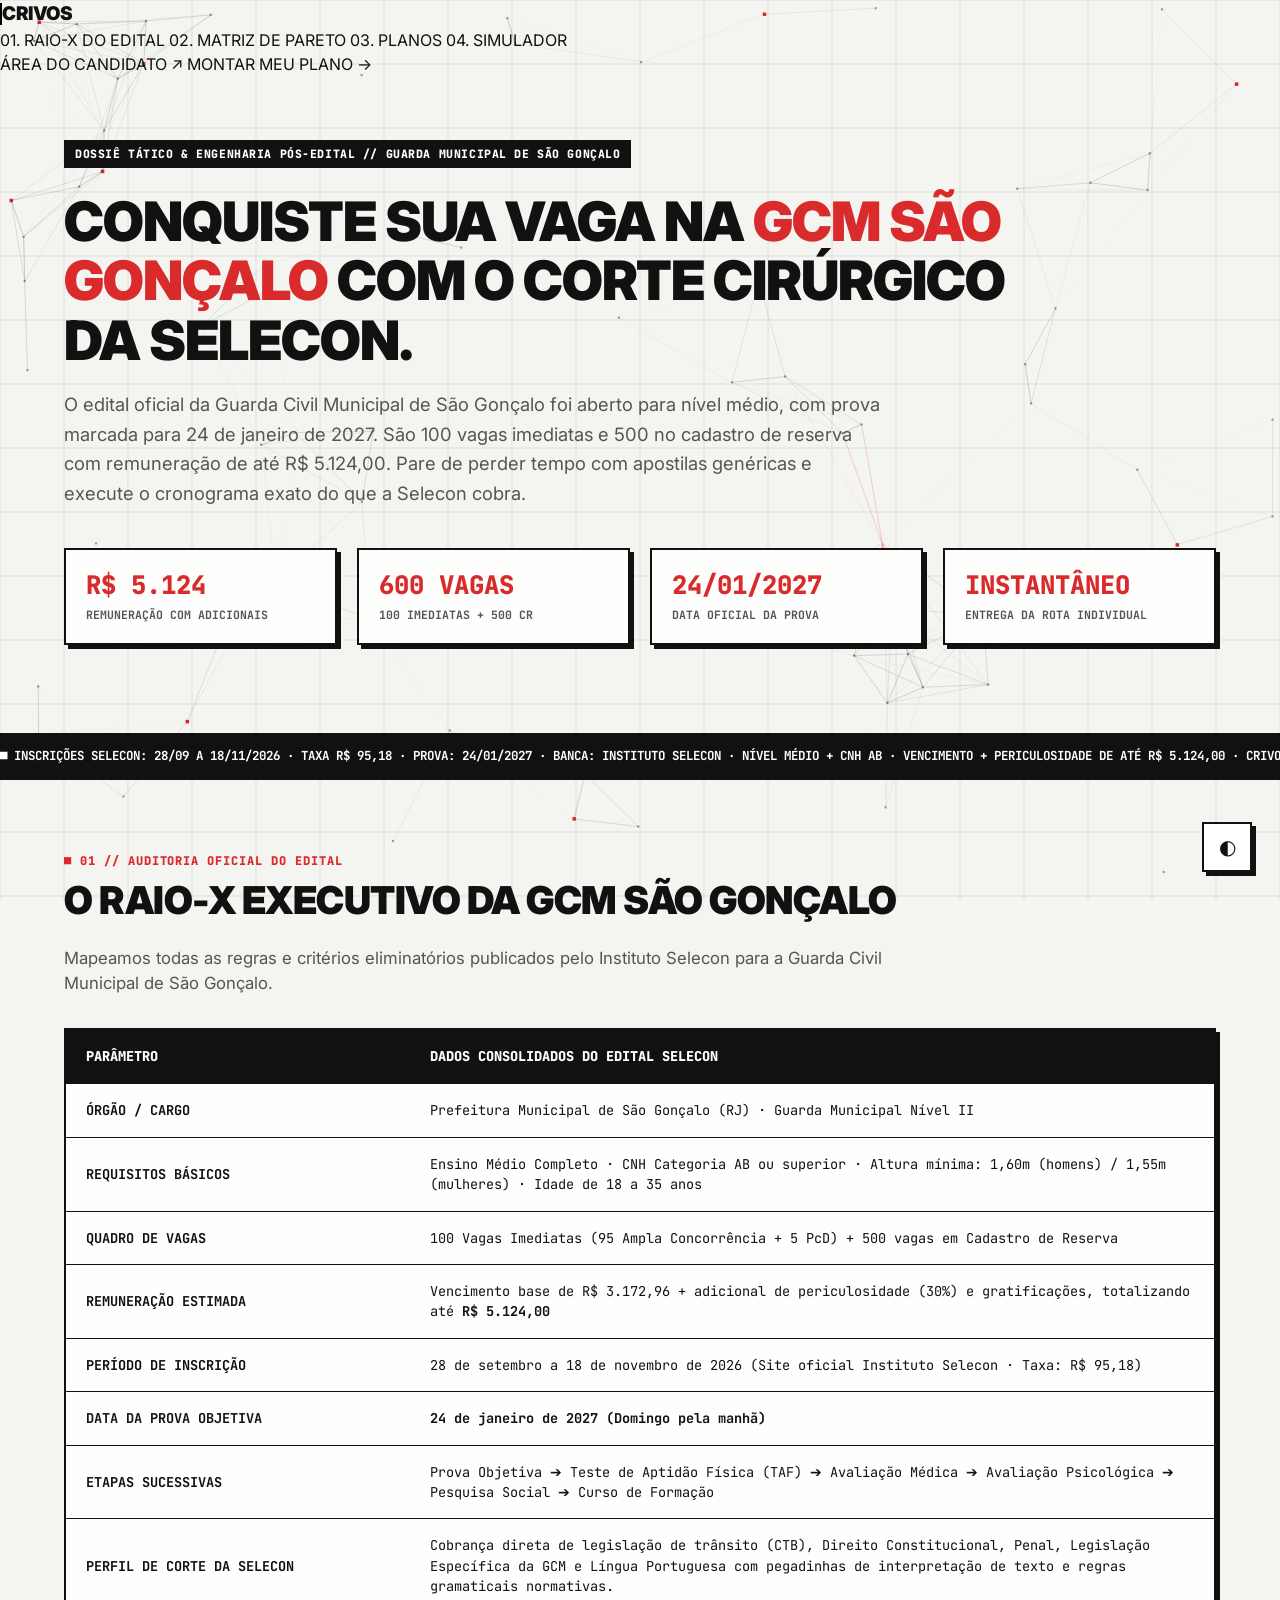
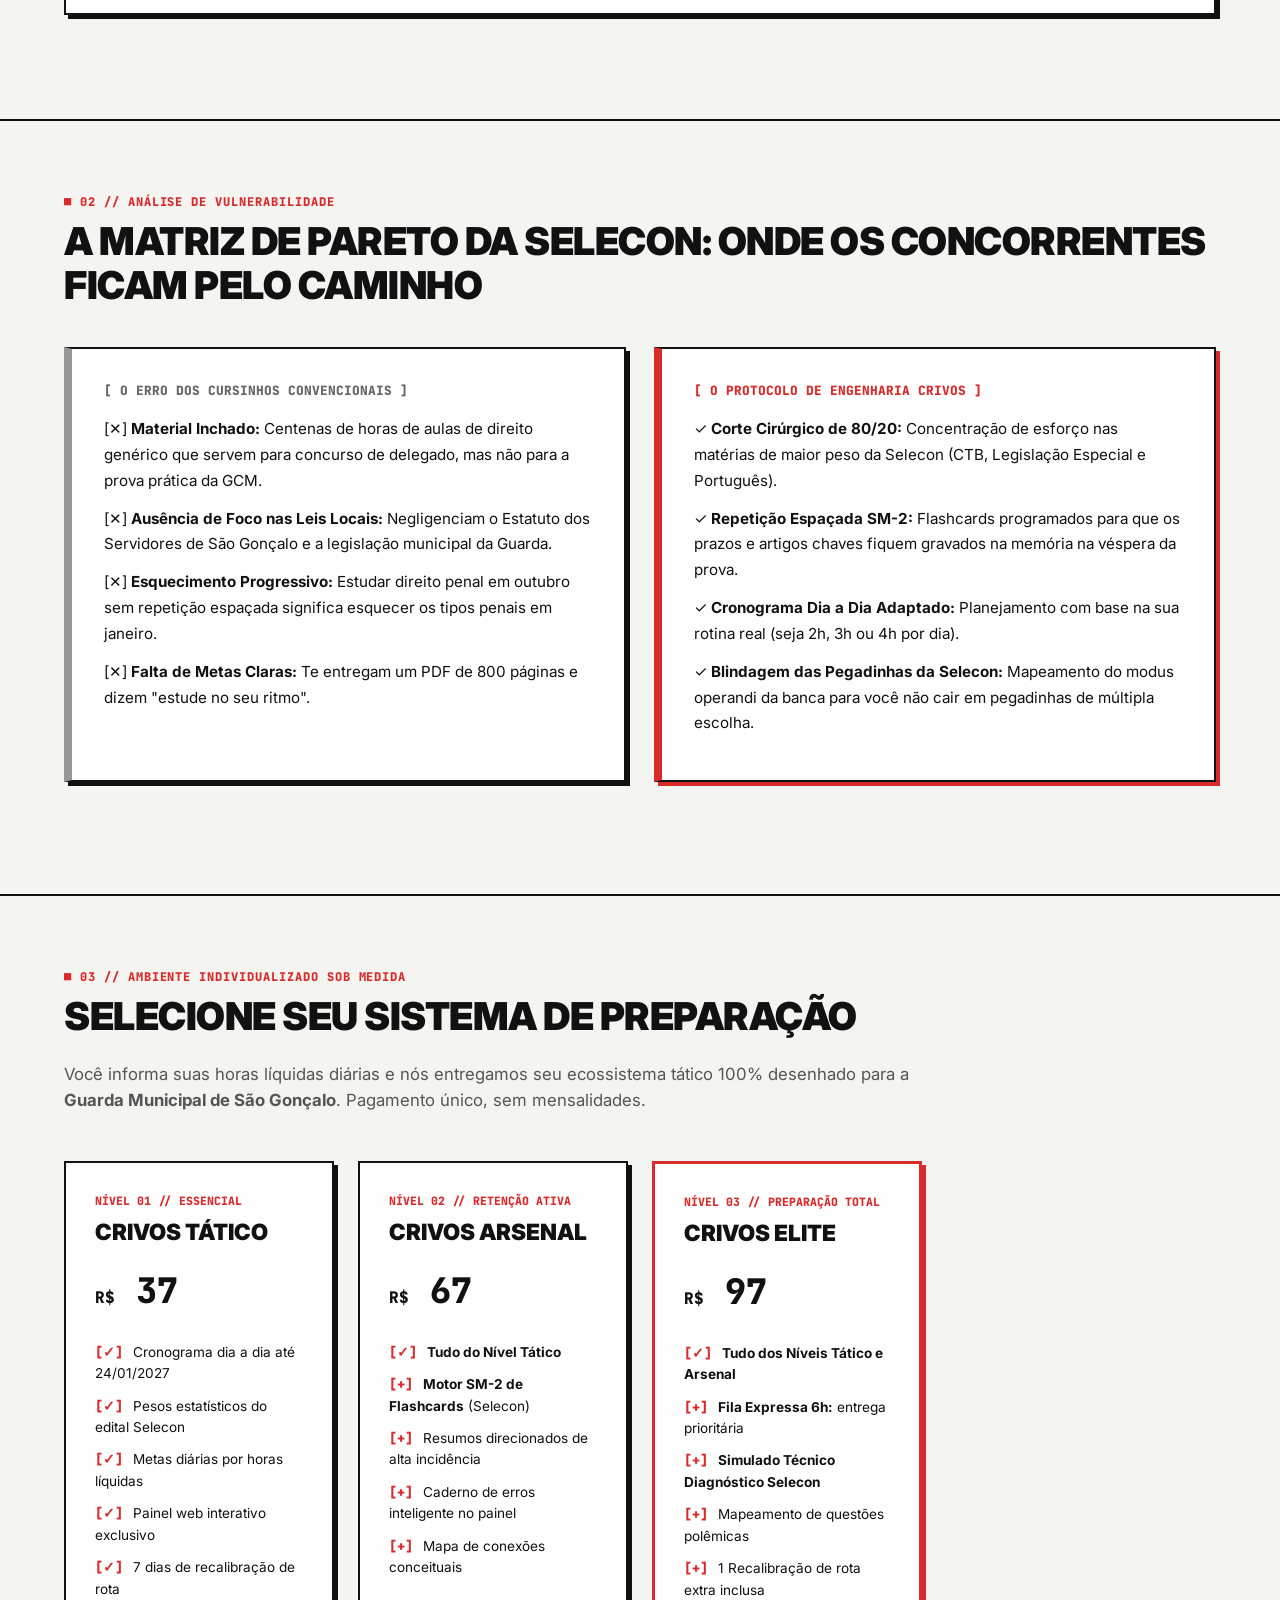
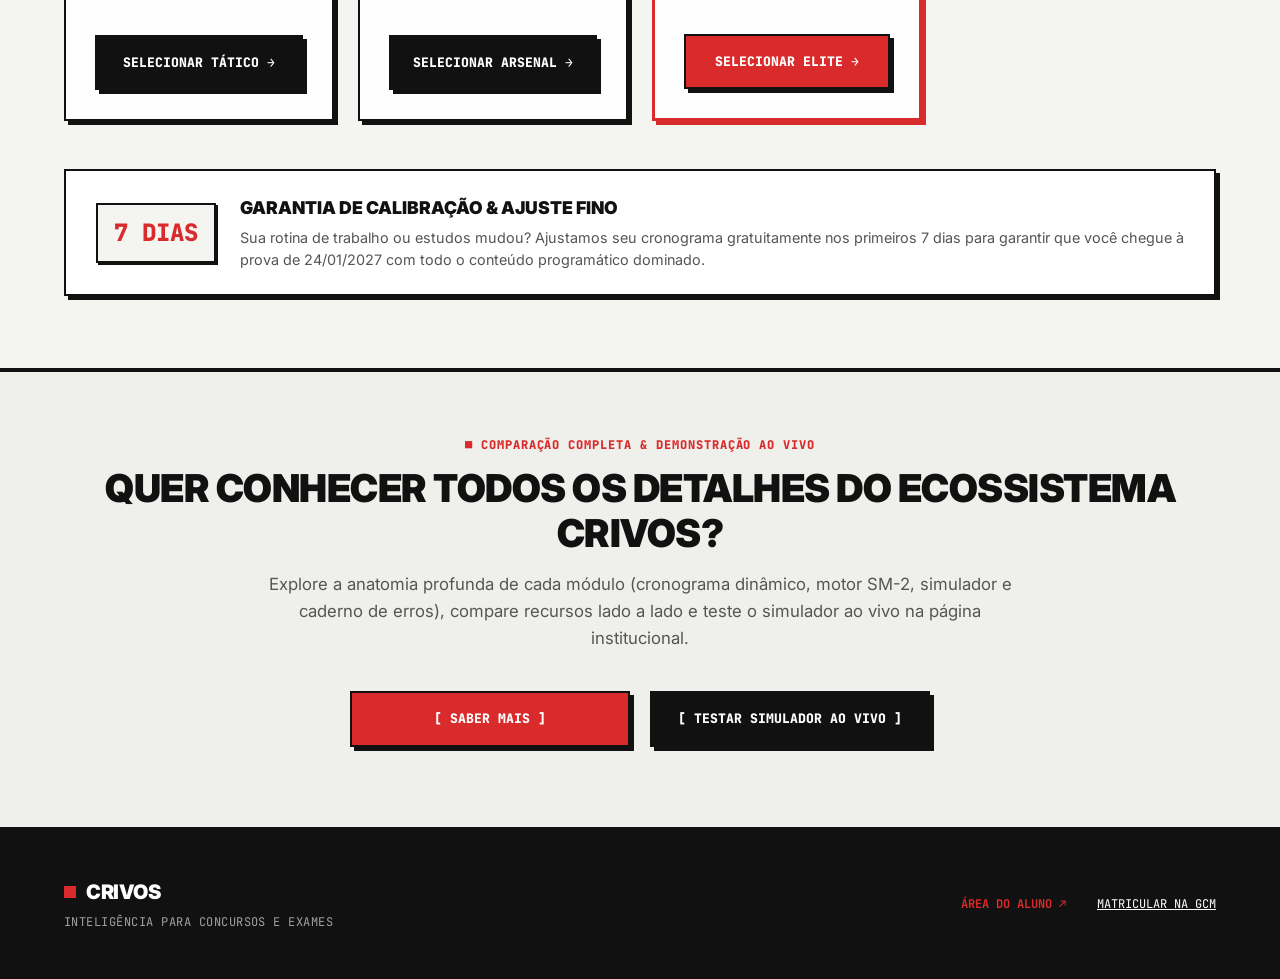
<file: concursos/gcm-sao-goncalo.html>
<!DOCTYPE html>
<html lang="pt-BR">
<head>
  <meta charset="utf-8">
  <meta name="viewport" content="width=device-width, initial-scale=1.0">
  <link rel="icon" type="image/svg+xml" href="data:image/svg+xml,<svg xmlns='http://www.w3.org/2000/svg' viewBox='0 0 100 100'><rect width='100' height='100' fill='%23D92B2B'/></svg>">
  <title>CRIVOS // Dossiê & Sistema Tático Pós-Edital GCM São Gonçalo</title>
  <meta name="description" content="Engenharia reversa do edital GCM São Gonçalo 2026/2027 (Banca Instituto Selecon). Cronograma tático dia a dia, repetição espaçada SM-2 e inteligência estatística para Guarda Municipal.">
  
  <link rel="preconnect" href="https://fonts.googleapis.com">
  <link rel="preconnect" href="https://fonts.gstatic.com" crossorigin>
  <link href="https://fonts.googleapis.com/css2?family=Inter:wght@400;500;600;700;800;900&family=JetBrains+Mono:wght@400;500;600;700;800&display=swap" rel="stylesheet">

  <style>
    :root {
      --bg-primary: #F4F4F0;
      --bg-surface: #FFFFFF;
      --text-primary: #111111;
      --text-secondary: #555555;
      --text-muted: #888888;
      --border-color: #111111;
      --accent-red: #D92B2B;
      --accent-green: #0D9488;
      --font-sans: 'Inter', -apple-system, BlinkMacSystemFont, sans-serif;
      --font-mono: 'JetBrains Mono', monospace;
      --shadow-hard: 4px 4px 0px #111111;
      --shadow-hard-red: 4px 4px 0px #D92B2B;
      --shadow-large: 6px 6px 0px #111111;
    }

    [data-theme="dark"] {
      --bg-primary: #0D0E11;
      --bg-surface: #16181D;
      --text-primary: #F4F4F0;
      --text-secondary: #A0A5B0;
      --text-muted: #6B7280;
      --border-color: #2D3139;
      --shadow-hard: 4px 4px 0px #2D3139;
      --shadow-large: 6px 6px 0px #2D3139;
    }

    * { box-sizing: border-box; margin: 0; padding: 0; }
    body {
      font-family: var(--font-sans);
      background-color: var(--bg-primary);
      color: var(--text-primary);
      line-height: 1.5;
      -webkit-font-smoothing: antialiased;
    }

    a { color: inherit; text-decoration: none; }

    .container {
      width: 100%;
      max-width: 1200px;
      margin: 0 auto;
      padding: 0 1.5rem;
    }

    /* BACKGROUND CANVAS & SCROLL PROGRESS */
    #coord-canvas {
      position: fixed;
      inset: 0;
      width: 100%;
      height: 100%;
      z-index: 0;
      pointer-events: none;
      display: block;
    }
    .scroll-progress-track {
      position: fixed;
      top: 0;
      left: 0;
      width: 100%;
      height: 4px;
      background: transparent;
      z-index: 1001;
    }
    .scroll-progress-bar {
      height: 100%;
      width: 0%;
      background: var(--accent-red);
    }

    .page-wrapper {
      position: relative;
      z-index: 1;
    }

    /* HEADER */
    .header {
      background: rgba(255, 255, 255, 0.88);
      backdrop-filter: blur(10px);
      -webkit-backdrop-filter: blur(10px);
      border-bottom: 2px solid var(--border-color);
      padding: 1rem 0;
      position: sticky;
      top: 0;
      z-index: 100;
    }
    [data-theme="dark"] .header {
      background: rgba(22, 24, 29, 0.88);
    }

    .header-flex {
      display: flex;
      justify-content: space-between;
      align-items: center;
    }
    .brand-logo {
      display: flex;
      align-items: center;
      gap: 0.65rem;
      text-decoration: none;
    }
    .brand-sq {
      width: 12px;
      height: 12px;
      background: var(--accent-red);
      border: 1px solid #000000;
      flex-shrink: 0;
    }
    .brand-name {
      font-family: var(--font-sans);
      font-weight: 900;
      font-size: 1.18rem;
      letter-spacing: -0.5px;
      color: var(--text-primary);
    }
    .brand-concurso {
      font-family: var(--font-mono);
      font-weight: 800;
      font-size: 0.88rem;
      color: var(--accent-red);
      letter-spacing: -0.3px;
    }
    .header-nav {
      display: flex;
      gap: 1.5rem;
      font-family: var(--font-mono);
      font-size: 0.74rem;
      font-weight: 800;
      text-transform: uppercase;
      letter-spacing: 0.04em;
    }
    .header-nav a {
      color: var(--text-primary);
      transition: color 0.15s ease;
    }
    .header-nav a:hover {
      color: var(--accent-red);
    }

    .mobile-menu-btn {
      display: none;
      background: #111111;
      color: #FFFFFF;
      border: 1px solid #111111;
      padding: 6px 12px;
      font-family: var(--font-mono);
      font-size: 0.72rem;
      font-weight: 900;
      cursor: pointer;
      box-shadow: 2px 2px 0px var(--accent-red);
    }
    .mobile-drawer {
      display: none;
      position: fixed;
      top: 55px;
      left: 0;
      width: 100%;
      background: #111111;
      border-bottom: 2px solid var(--accent-red);
      padding: 1.5rem;
      z-index: 99;
      box-shadow: 0 10px 20px rgba(0,0,0,0.3);
    }
    .mobile-drawer.active {
      display: flex;
      flex-direction: column;
      gap: 1rem;
    }
    .mobile-drawer a {
      color: #FFFFFF;
      font-family: var(--font-mono);
      font-size: 0.82rem;
      font-weight: 700;
      text-transform: uppercase;
      padding: 0.5rem 0;
      border-bottom: 1px solid #222222;
    }
    .mobile-drawer a:last-child {
      border-bottom: none;
      color: var(--accent-red);
    }
    @media (max-width: 860px) {
      .header-nav { display: none; }
      .mobile-menu-btn { display: inline-block; }
    }

    /* HERO SECTION */
    .hero {
      padding: 4rem 0 3rem;
      border-bottom: 2px solid var(--border-color);
      background: transparent;
    }
    .hero-tag {
      display: inline-block;
      background: #111111;
      color: #FFFFFF;
      font-family: var(--font-mono);
      font-size: 0.72rem;
      font-weight: 900;
      padding: 4px 10px;
      letter-spacing: 0.05em;
      text-transform: uppercase;
      margin-bottom: 1.5rem;
      border: 1px solid var(--border-color);
    }
    .hero-title {
      font-size: clamp(2rem, 4.5vw, 3.4rem);
      font-weight: 900;
      line-height: 1.1;
      letter-spacing: -1px;
      text-transform: uppercase;
      margin-bottom: 1.2rem;
      max-width: 980px;
    }
    .hero-title span { color: var(--accent-red); }
    .hero-sub {
      font-size: 1.15rem;
      color: var(--text-secondary);
      max-width: 820px;
      margin-bottom: 2.5rem;
      line-height: 1.6;
    }

    /* METRIC TILES */
    .metric-grid {
      display: grid;
      grid-template-columns: repeat(4, 1fr);
      gap: 1.25rem;
      margin-bottom: 2.5rem;
    }
    @media (max-width: 900px) {
      .metric-grid { grid-template-columns: repeat(2, 1fr); }
    }
    .metric-card {
      background: rgba(255, 255, 255, 0.88);
      backdrop-filter: blur(8px);
      -webkit-backdrop-filter: blur(8px);
      border: 2px solid var(--border-color);
      padding: 1.25rem;
      box-shadow: var(--shadow-hard);
    }
    [data-theme="dark"] .metric-card {
      background: rgba(22, 24, 29, 0.88);
    }
    .metric-val {
      font-family: var(--font-mono);
      font-size: 1.6rem;
      font-weight: 900;
      color: var(--accent-red);
      line-height: 1.2;
      margin-bottom: 0.3rem;
    }
    .metric-lbl {
      font-family: var(--font-mono);
      font-size: 0.72rem;
      font-weight: 700;
      color: var(--text-secondary);
      text-transform: uppercase;
    }

    /* TICKER */
    .ticker {
      background: #111111;
      color: #FFFFFF;
      overflow: hidden;
      white-space: nowrap;
      padding: 0.75rem 0;
      font-family: var(--font-mono);
      font-size: 0.78rem;
      font-weight: 700;
      border-bottom: 2px solid #111111;
    }
    .ticker-inner {
      display: inline-block;
      animation: marquee 25s linear infinite;
    }
    @keyframes marquee {
      0% { transform: translate3d(0, 0, 0); }
      100% { transform: translate3d(-50%, 0, 0); }
    }

    /* SECTION STYLES */
    .section {
      padding: 4.5rem 0;
      border-bottom: 2px solid var(--border-color);
      background: transparent;
    }
    .section-eyebrow {
      font-family: var(--font-mono);
      font-size: 0.75rem;
      font-weight: 900;
      color: var(--accent-red);
      text-transform: uppercase;
      letter-spacing: 0.08em;
      margin-bottom: 0.5rem;
    }
    .section-title {
      font-size: clamp(1.6rem, 3vw, 2.4rem);
      font-weight: 900;
      text-transform: uppercase;
      letter-spacing: -0.5px;
      margin-bottom: 1.5rem;
      line-height: 1.15;
    }

    /* DOSSIER TABLE */
    .dossier-table {
      width: 100%;
      border-collapse: collapse;
      margin: 2rem 0;
      background: rgba(255, 255, 255, 0.88);
      backdrop-filter: blur(8px);
      -webkit-backdrop-filter: blur(8px);
      border: 2px solid var(--border-color);
      box-shadow: var(--shadow-hard);
      font-family: var(--font-mono);
      font-size: 0.85rem;
    }
    [data-theme="dark"] .dossier-table {
      background: rgba(22, 24, 29, 0.88);
    }
    .dossier-table th {
      background: #111111;
      color: #FFFFFF;
      text-align: left;
      padding: 1rem 1.25rem;
      font-weight: 900;
      text-transform: uppercase;
      border-bottom: 2px solid #111111;
    }
    .dossier-table td {
      padding: 1rem 1.25rem;
      border-bottom: 1px solid var(--border-color);
      color: var(--text-primary);
    }
    .dossier-table tr:last-child td { border-bottom: none; }
    .dossier-table tr:hover { background: rgba(0,0,0,0.02); }

    /* CONTRAST BOX */
    .contrast-grid {
      display: grid;
      grid-template-columns: 1fr 1fr;
      gap: 1.8rem;
      margin: 2.5rem 0;
    }
    @media (max-width: 800px) { .contrast-grid { grid-template-columns: 1fr; } }
    .contrast-card {
      border: 2px solid var(--border-color);
      padding: 2rem;
      background: rgba(255, 255, 255, 0.88);
      backdrop-filter: blur(8px);
      -webkit-backdrop-filter: blur(8px);
      box-shadow: var(--shadow-hard);
    }
    [data-theme="dark"] .contrast-card {
      background: rgba(22, 24, 29, 0.88);
    }
    .contrast-bad {
      border-left: 8px solid #999999;
    }
    .contrast-good {
      border-left: 8px solid var(--accent-red);
      box-shadow: var(--shadow-hard-red);
    }
    .contrast-header {
      font-family: var(--font-mono);
      font-size: 0.8rem;
      font-weight: 900;
      margin-bottom: 1rem;
      text-transform: uppercase;
    }
    .contrast-list {
      list-style: none;
      font-size: 0.95rem;
      line-height: 1.7;
    }
    .contrast-list li { margin-bottom: 0.75rem; }

    /* PRICING GRID */
    .pricing-grid {
      display: grid;
      grid-template-columns: repeat(4, 1fr);
      gap: 1.5rem;
      margin: 3rem 0;
    }
    @media (max-width: 1100px) { .pricing-grid { grid-template-columns: repeat(2, 1fr); } }
    @media (max-width: 650px) { .pricing-grid { grid-template-columns: 1fr; } }

    .price-card {
      background: rgba(255, 255, 255, 0.88);
      backdrop-filter: blur(8px);
      -webkit-backdrop-filter: blur(8px);
      border: 2px solid var(--border-color);
      padding: 1.8rem;
      box-shadow: var(--shadow-hard);
      display: flex;
      flex-direction: column;
      justify-content: space-between;
    }
    [data-theme="dark"] .price-card {
      background: rgba(22, 24, 29, 0.88);
    }
    .price-card.featured {
      border: 3px solid var(--accent-red);
      box-shadow: var(--shadow-hard-red);
    }
    .price-tier {
      font-family: var(--font-mono);
      font-size: 0.72rem;
      font-weight: 900;
      color: var(--accent-red);
      text-transform: uppercase;
      margin-bottom: 0.4rem;
    }
    .price-name {
      font-size: 1.4rem;
      font-weight: 900;
      margin-bottom: 1rem;
      text-transform: uppercase;
    }
    .price-val {
      font-family: var(--font-mono);
      font-size: 2.2rem;
      font-weight: 900;
      color: var(--text-primary);
      margin-bottom: 1.5rem;
    }
    .price-val small { font-size: 1rem; }
    .price-features {
      list-style: none;
      font-size: 0.85rem;
      line-height: 1.6;
      margin-bottom: 2rem;
      flex-grow: 1;
    }
    .price-features li { margin-bottom: 0.65rem; }
    .price-features span.sq {
      font-family: var(--font-mono);
      font-weight: 900;
      color: var(--accent-red);
      margin-right: 6px;
    }

    /* BUTTONS */
    .btn {
      display: inline-block;
      width: 100%;
      text-align: center;
      padding: 1rem;
      font-family: var(--font-mono);
      font-size: 0.82rem;
      font-weight: 900;
      text-transform: uppercase;
      border: 2px solid var(--border-color);
      box-shadow: var(--shadow-hard);
      cursor: pointer;
      transition: transform 0.1s ease, box-shadow 0.1s ease;
    }
    .btn:hover {
      transform: translate(-2px, -2px);
      box-shadow: 6px 6px 0px #111111;
    }
    .btn-red {
      background: var(--accent-red);
      color: #FFFFFF;
      border-color: #111111;
    }
    .btn-dark {
      background: #111111;
      color: #FFFFFF;
    }

    /* BOTÃO FLUTUANTE DE TEMA */
    .theme-floating-btn {
      position: fixed !important;
      bottom: 1.75rem !important;
      right: 1.75rem !important;
      z-index: 99999 !important;
      width: 50px;
      height: 50px;
      background: var(--bg-surface);
      border: 2px solid var(--border-color);
      box-shadow: var(--shadow-hard);
      color: var(--text-primary);
      display: inline-flex;
      align-items: center;
      justify-content: center;
      cursor: pointer;
      font-size: 1.25rem;
      user-select: none;
      transition: transform 0.15s ease, box-shadow 0.15s ease;
    }
    .theme-floating-btn:hover {
      transform: translate(-2px, -2px);
      box-shadow: 6px 6px 0px var(--border-color);
    }
    [data-theme="dark"] .theme-floating-btn:hover {
      box-shadow: 6px 6px 0px #000000;
    }

    /* FOOTER */
    .footer {
      background: #111111;
      color: #FFFFFF;
      padding: 3rem 0;
      font-family: var(--font-mono);
      font-size: 0.78rem;
    }
    .footer-flex {
      display: flex;
      justify-content: space-between;
      align-items: center;
      flex-wrap: wrap;
      gap: 1.5rem;
    }
  
    /* GARANTIA STRIP CORRIGIDA COM ALTO CONTRASTE */
    .guarantee-box {
      background: var(--bg-surface) !important;
      border: 2px solid var(--border-color);
      padding: 1.5rem 1.85rem;
      box-shadow: var(--shadow-hard);
      display: flex;
      align-items: center;
      gap: 1.5rem;
      flex-wrap: wrap;
      margin-top: 2rem;
    }
    .guarantee-box h4 {
      color: var(--text-primary) !important;
      font-size: 1.1rem;
      font-weight: 900;
      text-transform: uppercase;
      margin-bottom: 0.35rem;
    }
    .guarantee-box p {
      color: var(--text-secondary) !important;
      font-size: 0.9rem;
      line-height: 1.5;
    }
    .guarantee-badge-num {
      font-family: var(--font-mono);
      font-size: 1.5rem;
      font-weight: 900;
      color: var(--accent-red);
      background: var(--bg-primary);
      padding: 10px 16px;
      border: 2px solid var(--border-color);
      box-shadow: 2px 2px 0px var(--border-color);
      white-space: nowrap;
    }

  
    
    @keyframes pulse {
      0%, 100% { opacity: 1; }

    /* ==========================================================================
       TOPBAR & BRAND OFICIAL (COPIADA EXATAMENTE DA INDEX.HTML)
       ========================================================================== */
    .topbar {
        position: sticky;
        top: 0;
        z-index: 1000;
        background-color: rgba(244, 244, 240, 0.92);
        backdrop-filter: blur(12px);
        -webkit-backdrop-filter: blur(12px);
        border-bottom: 2px solid var(--border-color);
        transition: background-color 0.2s ease, border-color 0.2s ease;
        padding: 0;
    }

    [data-theme="dark"] .topbar {
        background-color: rgba(13, 14, 17, 0.92);
    }

    .topbar-container {
        display: flex;
        align-items: center;
        justify-content: space-between;
        height: 64px;
        max-width: 1200px;
        margin: 0 auto;
        padding: 0 1.5rem;
        gap: 1rem;
    }

    .brand {
        display: flex;
        align-items: center;
        gap: 0.65rem;
        text-decoration: none;
        color: var(--text-primary);
        flex-shrink: 0;
    }

    .brand-sq {
        width: 12px;
        height: 12px;
        background-color: var(--accent-red);
        border: 1px solid #000000;
        display: inline-block;
        flex-shrink: 0;
        transition: transform 0.2s ease;
    }

    .brand:hover .brand-sq {
        transform: rotate(90deg);
    }

    .brand-name {
        font-family: var(--font-sans);
        font-weight: 900;
        font-size: 1.4rem;
        letter-spacing: -0.04em;
        text-transform: uppercase;
        line-height: 1;
        color: var(--text-primary);
    }

    .nav-links {
        display: flex;
        align-items: center;
        justify-content: center;
        gap: clamp(1rem, 1.8vw, 2.2rem);
        flex: 1;
    }

    .nav-link {
        font-family: var(--font-mono);
        font-size: clamp(0.7rem, 0.85vw, 0.78rem);
        font-weight: 700;
        text-transform: uppercase;
        text-decoration: none;
        color: var(--text-secondary);
        transition: color 0.15s ease;
        white-space: nowrap;
        flex-shrink: 0;
    }

    .nav-link:hover {
        color: var(--accent-red);
    }

    .nav-actions {
        display: flex;
        align-items: center;
        gap: 0.75rem;
        flex-shrink: 0;
    }

    .nav-login {
        font-family: var(--font-mono);
        font-size: 0.74rem;
        font-weight: 700;
        text-transform: uppercase;
        text-decoration: none;
        color: var(--text-primary);
        padding: 0.55rem 0.95rem;
        border: 2px solid var(--border-color);
        background: var(--bg-surface);
        box-shadow: 2px 2px 0px var(--border-color);
        transition: transform 0.15s ease, box-shadow 0.15s ease, background 0.15s ease;
        white-space: nowrap;
    }

    .nav-login:hover {
        transform: translate(-1px, -1px);
        box-shadow: 3px 3px 0px var(--border-color);
    }

    .nav-cta {
        font-family: var(--font-mono);
        font-size: 0.74rem;
        font-weight: 800;
        text-transform: uppercase;
        text-decoration: none;
        color: #FFFFFF;
        background: var(--accent-red);
        padding: 0.55rem 1.05rem;
        border: 2px solid var(--border-color);
        box-shadow: 2px 2px 0px var(--border-color);
        transition: transform 0.15s ease, box-shadow 0.15s ease, background 0.15s ease;
        white-space: nowrap;
    }

    .nav-cta:hover {
        transform: translate(-1px, -1px);
        box-shadow: 3px 3px 0px var(--border-color);
    }

    .mobile-menu-btn {
        display: none;
        align-items: center;
        gap: 0.5rem;
        font-family: var(--font-mono);
        font-size: 0.74rem;
        font-weight: 800;
        text-transform: uppercase;
        padding: 0.55rem 0.9rem;
        border: 2px solid var(--border-color);
        background: var(--bg-surface);
        box-shadow: 2px 2px 0px var(--border-color);
        color: var(--text-primary);
        cursor: pointer;
    }

    .mobile-drawer {
        display: none;
        position: fixed;
        top: 64px;
        left: 0;
        width: 100%;
        background: var(--bg-surface);
        border-bottom: 2px solid var(--border-color);
        box-shadow: 0 10px 25px rgba(0,0,0,0.25);
        padding: 1.5rem;
        z-index: 999;
    }

    .mobile-drawer.active {
        display: flex;
        flex-direction: column;
        gap: 1rem;
    }

    .mobile-drawer a {
        font-family: var(--font-mono);
        font-size: 0.85rem;
        font-weight: 700;
        text-transform: uppercase;
        color: var(--text-primary);
        padding: 0.6rem 0;
        border-bottom: 1px solid var(--border-color);
        text-decoration: none;
        display: flex;
        justify-content: space-between;
    }

    @media (max-width: 960px) {
        .nav-links,
        .nav-actions .nav-login,
        .nav-actions .nav-cta {
            display: none;
        }
        .mobile-menu-btn {
            display: inline-flex;
        }
    }

  </style>
  <script src="/assets/crivos-tracking.js" defer></script>
</head>
<body>

  <!-- SCROLL PROGRESS & CANVAS -->
  <div class="scroll-progress-track">
    <div class="scroll-progress-bar" id="scroll-bar"></div>
  </div>
  <canvas id="coord-canvas"></canvas>

  <div class="page-wrapper">

    <!-- HEADER OFICIAL DA CRIVOS (EXATAMENTE COMO NA HOME) -->
    <header class="topbar">
        <div class="topbar-container">
            <a href="/" class="brand">
                <span class="brand-sq"></span>
                <span class="brand-name">CRIVOS</span>
            </a>

            <nav class="nav-links" aria-label="Navegação Principal">
                <a href="#dossie" class="nav-link">01. RAIO-X DO EDITAL</a>
                <a href="#pareto" class="nav-link">02. MATRIZ DE PARETO</a>
                <a href="#planos" class="nav-link">03. PLANOS</a>
                <a href="/#demonstracao" class="nav-link">04. SIMULADOR</a>
            </nav>

            <div class="nav-actions">
                <a href="https://app.crivos.me" target="_blank" class="nav-login">ÁREA DO CANDIDATO ↗</a>
                <a href="#planos" class="nav-cta">MONTAR MEU PLANO →</a>
                <button class="mobile-menu-btn" id="mobile-toggle" onclick="toggleMenu()" type="button" aria-label="Abrir Menu">
                    <span>☰ MENU</span>
                </button>
            </div>
        </div>

        <!-- GAVETA MOBILE -->
        <div class="mobile-drawer" id="mobile-drawer">
            <a href="#dossie" onclick="toggleMenu()"><span>01. RAIO-X DO EDITAL</span><span>↗</span></a>
            <a href="#pareto" onclick="toggleMenu()"><span>02. MATRIZ DE PARETO</span><span>↗</span></a>
            <a href="#planos" onclick="toggleMenu()"><span>03. PLANOS &amp; CHECKOUT</span><span>↗</span></a>
            <a href="https://app.crivos.me" target="_blank"><span>04. ÁREA DO CANDIDATO</span><span>↗</span></a>
        </div>
    </header>
  

    <!-- TOP BAR -->
    

    

    

    <!-- HERO -->
    <section class="hero">
      <div class="container">
        <div class="hero-tag">DOSSIÊ TÁTICO & ENGENHARIA PÓS-EDITAL // GUARDA MUNICIPAL DE SÃO GONÇALO</div>
        <h1 class="hero-title">
          CONQUISTE SUA VAGA NA <span>GCM SÃO GONÇALO</span> COM O CORTE CIRÚRGICO DA SELECON.
        </h1>
        <p class="hero-sub">
          O edital oficial da Guarda Civil Municipal de São Gonçalo foi aberto para nível médio, com prova marcada para 24 de janeiro de 2027. São 100 vagas imediatas e 500 no cadastro de reserva com remuneração de até R$ 5.124,00. Pare de perder tempo com apostilas genéricas e execute o cronograma exato do que a Selecon cobra.
        </p>

        <!-- TILES KPI -->
        <div class="metric-grid">
          <div class="metric-card">
            <div class="metric-val">R$ 5.124</div>
            <div class="metric-lbl">Remuneração com Adicionais</div>
          </div>
          <div class="metric-card">
            <div class="metric-val">600 VAGAS</div>
            <div class="metric-lbl">100 Imediatas + 500 CR</div>
          </div>
          <div class="metric-card">
            <div class="metric-val">24/01/2027</div>
            <div class="metric-lbl">Data Oficial da Prova</div>
          </div>
          <div class="metric-card">
            <div class="metric-val">INSTANTÂNEO</div>
            <div class="metric-lbl">Entrega da Rota Individual</div>
          </div>
        </div>
      </div>
    </section>

    <!-- TICKER -->
    <div class="ticker" aria-hidden="true">
      <div class="ticker-inner">
        ■ INSCRIÇÕES SELECON: 28/09 A 18/11/2026 · TAXA R$ 95,18 · PROVA: 24/01/2027 · BANCA: INSTITUTO SELECON · NÍVEL MÉDIO + CNH AB · VENCIMENTO + PERICULOSIDADE DE ATÉ R$ 5.124,00 · CRIVOS: CALIBRAÇÃO INSTANTÂNEA EM TODOS OS PLANOS ·
        ■ INSCRIÇÕES SELECON: 28/09 A 18/11/2026 · TAXA R$ 95,18 · PROVA: 24/01/2027 · BANCA: INSTITUTO SELECON · NÍVEL MÉDIO + CNH AB · VENCIMENTO + PERICULOSIDADE DE ATÉ R$ 5.124,00 · CRIVOS: CALIBRAÇÃO INSTANTÂNEA EM TODOS OS PLANOS ·
      </div>
    </div>

    <!-- SEÇÃO 01: RAIO-X DO EDITAL -->
    <section id="dossie" class="section">
      <div class="container">
        <div class="section-eyebrow">■ 01 // AUDITORIA OFICIAL DO EDITAL</div>
        <h2 class="section-title">O RAIO-X EXECUTIVO DA GCM SÃO GONÇALO</h2>
        <p style="color:var(--text-secondary);max-width:850px;font-size:1.05rem;">
          Mapeamos todas as regras e critérios eliminatórios publicados pelo Instituto Selecon para a Guarda Civil Municipal de São Gonçalo.
        </p>

        <table class="dossier-table">
          <thead>
            <tr>
              <th width="30%">PARÂMETRO</th>
              <th>DADOS CONSOLIDADOS DO EDITAL SELECON</th>
            </tr>
          </thead>
          <tbody>
            <tr>
              <td><strong>ÓRGÃO / CARGO</strong></td>
              <td>Prefeitura Municipal de São Gonçalo (RJ) · Guarda Municipal Nível II</td>
            </tr>
            <tr>
              <td><strong>REQUISITOS BÁSICOS</strong></td>
              <td>Ensino Médio Completo · CNH Categoria AB ou superior · Altura mínima: 1,60m (homens) / 1,55m (mulheres) · Idade de 18 a 35 anos</td>
            </tr>
            <tr>
              <td><strong>QUADRO DE VAGAS</strong></td>
              <td>100 Vagas Imediatas (95 Ampla Concorrência + 5 PcD) + 500 vagas em Cadastro de Reserva</td>
            </tr>
            <tr>
              <td><strong>REMUNERAÇÃO ESTIMADA</strong></td>
              <td>Vencimento base de R$ 3.172,96 + adicional de periculosidade (30%) e gratificações, totalizando até <strong>R$ 5.124,00</strong></td>
            </tr>
            <tr>
              <td><strong>PERÍODO DE INSCRIÇÃO</strong></td>
              <td>28 de setembro a 18 de novembro de 2026 (Site oficial Instituto Selecon · Taxa: R$ 95,18)</td>
            </tr>
            <tr>
              <td><strong>DATA DA PROVA OBJETIVA</strong></td>
              <td><strong>24 de janeiro de 2027 (Domingo pela manhã)</strong></td>
            </tr>
            <tr>
              <td><strong>ETAPAS SUCESSIVAS</strong></td>
              <td>Prova Objetiva ➔ Teste de Aptidão Física (TAF) ➔ Avaliação Médica ➔ Avaliação Psicológica ➔ Pesquisa Social ➔ Curso de Formação</td>
            </tr>
            <tr>
              <td><strong>PERFIL DE CORTE DA SELECON</strong></td>
              <td>Cobrança direta de legislação de trânsito (CTB), Direito Constitucional, Penal, Legislação Específica da GCM e Língua Portuguesa com pegadinhas de interpretação de texto e regras gramaticais normativas.</td>
            </tr>
          </tbody>
        </table>
      </div>
    </section>

    <!-- SEÇÃO 02: PARETO & CONTRASTE -->
    <section id="pareto" class="section">
      <div class="container">
        <div class="section-eyebrow">■ 02 // ANÁLISE DE VULNERABILIDADE</div>
        <h2 class="section-title">A MATRIZ DE PARETO DA SELECON: ONDE OS CONCORRENTES FICAM PELO CAMINHO</h2>

        <div class="contrast-grid">
          <div class="contrast-card contrast-bad">
            <div class="contrast-header" style="color:#666666;">[ O ERRO DOS CURSINHOS CONVENCIONAIS ]</div>
            <ul class="contrast-list">
              <li>[✕] <strong>Material Inchado:</strong> Centenas de horas de aulas de direito genérico que servem para concurso de delegado, mas não para a prova prática da GCM.</li>
              <li>[✕] <strong>Ausência de Foco nas Leis Locais:</strong> Negligenciam o Estatuto dos Servidores de São Gonçalo e a legislação municipal da Guarda.</li>
              <li>[✕] <strong>Esquecimento Progressivo:</strong> Estudar direito penal em outubro sem repetição espaçada significa esquecer os tipos penais em janeiro.</li>
              <li>[✕] <strong>Falta de Metas Claras:</strong> Te entregam um PDF de 800 páginas e dizem "estude no seu ritmo".</li>
            </ul>
          </div>

          <div class="contrast-card contrast-good">
            <div class="contrast-header" style="color:var(--accent-red);">[ O PROTOCOLO DE ENGENHARIA CRIVOS ]</div>
            <ul class="contrast-list">
              <li>✓ <strong>Corte Cirúrgico de 80/20:</strong> Concentração de esforço nas matérias de maior peso da Selecon (CTB, Legislação Especial e Português).</li>
              <li>✓ <strong>Repetição Espaçada SM-2:</strong> Flashcards programados para que os prazos e artigos chaves fiquem gravados na memória na véspera da prova.</li>
              <li>✓ <strong>Cronograma Dia a Dia Adaptado:</strong> Planejamento com base na sua rotina real (seja 2h, 3h ou 4h por dia).</li>
              <li>✓ <strong>Blindagem das Pegadinhas da Selecon:</strong> Mapeamento do modus operandi da banca para você não cair em pegadinhas de múltipla escolha.</li>
            </ul>
          </div>
        </div>
      </div>
    </section>

    <!-- SEÇÃO 03: TABELA DE PLANOS -->
    <section id="planos" class="section">
      <div class="container">
        <div class="section-eyebrow">■ 03 // AMBIENTE INDIVIDUALIZADO SOB MEDIDA</div>
        <h2 class="section-title">SELECIONE SEU SISTEMA DE PREPARAÇÃO</h2>
        <p style="color:var(--text-secondary);max-width:850px;font-size:1.05rem;">
          Você informa suas horas líquidas diárias e nós entregamos seu ecossistema tático 100% desenhado para a <strong>Guarda Municipal de São Gonçalo</strong>. Pagamento único, sem mensalidades.
        </p>

        <div class="pricing-grid">
          <!-- NÍVEL 1: TÁTICO -->
          <div class="price-card">
            <div>
              <div class="price-tier">NÍVEL 01 // ESSENCIAL</div>
              <h3 class="price-name">CRIVOS TÁTICO</h3>
              <div class="price-val"><small>R$</small> 37</div>
              <ul class="price-features">
                <li><span class="sq">[✓]</span> Cronograma dia a dia até 24/01/2027</li>
                <li><span class="sq">[✓]</span> Pesos estatísticos do edital Selecon</li>
                <li><span class="sq">[✓]</span> Metas diárias por horas líquidas</li>
                <li><span class="sq">[✓]</span> Painel web interativo exclusivo</li>
                <li><span class="sq">[✓]</span> 7 dias de recalibração de rota</li>
              </ul>
            </div>
            <a href="/payment.html?concurso=GCM%20S%C3%A3o%20Gon%C3%A7alo&cargo=Guarda%20Municipal%20N%C3%ADvel%20II&produto=tatico&utm_source=lp_gcm_sg" class="btn btn-dark">Selecionar Tático →</a>
          </div>

          <!-- NÍVEL 2: ARSENAL -->
          <div class="price-card">
            <div>
              <div class="price-tier">NÍVEL 02 // RETENÇÃO ATIVA</div>
              <h3 class="price-name">CRIVOS ARSENAL</h3>
              <div class="price-val"><small>R$</small> 67</div>
              <ul class="price-features">
                <li><span class="sq">[✓]</span> <strong>Tudo do Nível Tático</strong></li>
                <li><span class="sq">[+]</span> <strong>Motor SM-2 de Flashcards</strong> (Selecon)</li>
                <li><span class="sq">[+]</span> Resumos direcionados de alta incidência</li>
                <li><span class="sq">[+]</span> Caderno de erros inteligente no painel</li>
                <li><span class="sq">[+]</span> Mapa de conexões conceituais</li>
              </ul>
            </div>
            <a href="/payment.html?concurso=GCM%20S%C3%A3o%20Gon%C3%A7alo&cargo=Guarda%20Municipal%20N%C3%ADvel%20II&produto=arsenal&utm_source=lp_gcm_sg" class="btn btn-dark">Selecionar Arsenal →</a>
          </div>

          <!-- NÍVEL 3: ELITE -->
          <div class="price-card featured">
            <div>
              <div class="price-tier">NÍVEL 03 // PREPARAÇÃO TOTAL</div>
              <h3 class="price-name">CRIVOS ELITE</h3>
              <div class="price-val"><small>R$</small> 97</div>
              <ul class="price-features">
                <li><span class="sq">[✓]</span> <strong>Tudo dos Níveis Tático e Arsenal</strong></li>
                <li><span class="sq">[+]</span> <strong>Fila Expressa 6h:</strong> entrega prioritária</li>
                <li><span class="sq">[+]</span> <strong>Simulado Técnico Diagnóstico Selecon</strong></li>
                <li><span class="sq">[+]</span> Mapeamento de questões polêmicas</li>
                <li><span class="sq">[+]</span> 1 Recalibração de rota extra inclusa</li>
              </ul>
            </div>
            <a href="/payment.html?concurso=GCM%20S%C3%A3o%20Gon%C3%A7alo&cargo=Guarda%20Municipal%20N%C3%ADvel%20II&produto=elite&utm_source=lp_gcm_sg" class="btn btn-red">Selecionar Elite →</a>
          </div>
        </div>

        <!-- SELO DE GARANTIA -->
        <div class="guarantee-box">
          <div class="guarantee-badge-num">7 DIAS</div>
          <div style="flex:1;">
            <h4>GARANTIA DE CALIBRAÇÃO &amp; AJUSTE FINO</h4>
            <p>
              Sua rotina de trabalho ou estudos mudou? Ajustamos seu cronograma gratuitamente nos primeiros 7 dias para garantir que você chegue à prova de 24/01/2027 com todo o conteúdo programático dominado.
            </p>
          </div>
        </div>
      </div>
    </section>

    <!-- SEÇÃO 04: QUER SABER MAIS SOBRE NOSSOS PLANOS? -->
    <section class="section" style="padding: 4rem 0 5rem; border-top: 2px solid var(--border-color); background: rgba(0,0,0,0.02);">
      <div class="container" style="text-align: center;">
        <div class="section-eyebrow" style="margin-bottom: 0.75rem;">■ COMPARAÇÃO COMPLETA & DEMONSTRAÇÃO AO VIVO</div>
        <h2 class="section-title" style="margin-bottom: 1rem;">QUER CONHECER TODOS OS DETALHES DO ECOSSISTEMA CRIVOS?</h2>
        <p style="color: var(--text-secondary); max-width: 780px; margin: 0 auto 2.5rem; font-size: 1.05rem; line-height: 1.6;">
          Explore a anatomia profunda de cada módulo (cronograma dinâmico, motor SM-2, simulador e caderno de erros), compare recursos lado a lado e teste o simulador ao vivo na página institucional.
        </p>

        <div style="display: flex; justify-content: center; gap: 1.25rem; flex-wrap: wrap;">
          <a href="/" class="btn btn-red" style="max-width: 280px; text-decoration: none;">
          [ SABER MAIS ]
        </a>
        <a href="/#demonstracao" class="btn btn-dark" style="max-width: 280px; text-decoration: none;">
          [ TESTAR SIMULADOR AO VIVO ]
        </a>
        </div>
      </div>
    </section>

    <!-- FOOTER -->
    <footer class="footer">
      <div class="container footer-flex">
        <div>
          <div style="display:flex;align-items:center;gap:0.65rem;margin-bottom:0.4rem;">
            <span style="display:inline-block;width:12px;height:12px;background:var(--accent-red);flex-shrink:0;"></span>
            <span style="font-family:var(--font-sans);font-weight:900;font-size:1.25rem;letter-spacing:-0.5px;color:#FFFFFF;">CRIVOS</span>
          </div>
          <div style="font-family:var(--font-mono);font-size:0.75rem;color:#A0A0A0;text-transform:uppercase;letter-spacing:0.04em;">
            Inteligência para Concursos e Exames
          </div>
        </div>
        <div style="font-family:var(--font-mono);font-size:0.75rem;">
          <a href="https://app.crivos.me" target="_blank" style="color:var(--accent-red);font-weight:bold;margin-right:1.5rem;">ÁREA DO ALUNO ↗</a>
          <a href="/payment.html?concurso=GCM%20S%C3%A3o%20Gon%C3%A7alo&cargo=Guarda%20Municipal%20N%C3%ADvel%20II&produto=elite" style="color:#FFFFFF;text-decoration:underline;">MATRICULAR NA GCM</a>
        </div>
      </div>
    </footer>
  </div> <!-- /page-wrapper -->

  <!-- BOTÃO FLUTUANTE DE TEMA -->
  <button class="theme-floating-btn" id="theme-toggle" type="button" title="Alternar Modo Claro / Escuro" aria-label="Alternar Tema">
    <span id="theme-icon">◐</span>
  </button>

  <script>
    // 1. ALTERNÂNCIA DE TEMA (CLARO / ESCURO)
    const themeBtn = document.getElementById('theme-toggle');
    const themeIcon = document.getElementById('theme-icon');

    function applyTheme(isDark) {
      if (isDark) {
        document.documentElement.setAttribute('data-theme', 'dark');
        if (themeIcon) themeIcon.textContent = '◑';
      } else {
        document.documentElement.removeAttribute('data-theme');
        if (themeIcon) themeIcon.textContent = '◐';
      }
    }

    const savedTheme = localStorage.getItem('crivos_theme');
    const prefersDark = window.matchMedia('(prefers-color-scheme: dark)').matches;
    let isDark = savedTheme ? savedTheme === 'dark' : prefersDark;
    applyTheme(isDark);

    if (themeBtn) {
      themeBtn.addEventListener('click', () => {
        isDark = !isDark;
        applyTheme(isDark);
        localStorage.setItem('crivos_theme', isDark ? 'dark' : 'light');
      });
    }

    // 2. SCROLL PROGRESS
    window.addEventListener('scroll', () => {
      const bar = document.getElementById('scroll-bar');
      if (bar) {
        const scrolled = (window.scrollY / (document.documentElement.scrollHeight - window.innerHeight)) * 100;
        bar.style.width = Math.min(Math.max(scrolled, 0), 100) + '%';
      }
    });

    // 3. MENU RETRÁTIL MOBILE
    function toggleMenu() {
      const d = document.getElementById('mobile-drawer');
      const b = document.getElementById('mobile-toggle');
      if (d) {
        d.classList.toggle('active');
        if (b) {
          b.textContent = d.classList.contains('active') ? '[ ✕ FECHAR ]' : '[ ☰ MENU ]';
        }
      }
    }

    // 4. CANVAS DE COORDENADAS INTERATIVO COM NÓS E TELEMETRIA
    const canvas = document.getElementById('coord-canvas');
    if (canvas) {
      const ctx = canvas.getContext('2d');
      let width = window.innerWidth;
      let height = window.innerHeight;
      let dpr = 1;
      let pulseAngle = 0;
      const pointer = { x: 0, y: 0, active: false };

      function setCanvasSize() {
        width = window.innerWidth;
        height = window.innerHeight;
        dpr = Math.min(window.devicePixelRatio || 1, 2);
        canvas.width = width * dpr;
        canvas.height = height * dpr;
        ctx.setTransform(dpr, 0, 0, dpr, 0, 0);
      }

      let nodes = [];
      function initNodes() {
        setCanvasSize();
        nodes = [];
        const isMobile = width < 768;
        const densityDivisor = isMobile ? 12000 : 16000;
        const count = Math.max(32, Math.min(85, Math.floor((width * height) / densityDivisor)));
        const speed = isMobile ? 0.32 : 0.44;

        for (let i = 0; i < count; i++) {
          const isMajor = Math.random() > 0.8;
          nodes.push({
            x: Math.random() * width,
            y: Math.random() * height,
            vx: (Math.random() - 0.5) * speed,
            vy: (Math.random() - 0.5) * speed,
            size: isMajor ? 3.5 : 2.2,
            isMajor: isMajor
          });
        }
      }

      initNodes();

      let resizeTimer = null;
      window.addEventListener('resize', () => {
        clearTimeout(resizeTimer);
        resizeTimer = setTimeout(() => { initNodes(); }, 120);
      });

      window.addEventListener('mousemove', (e) => {
        pointer.x = e.clientX;
        pointer.y = e.clientY;
        pointer.active = true;
      }, { passive: true });

      window.addEventListener('mouseleave', () => { pointer.active = false; }, { passive: true });

      window.addEventListener('touchstart', (e) => {
        if (e.touches && e.touches[0]) {
          pointer.x = e.touches[0].clientX;
          pointer.y = e.touches[0].clientY;
          pointer.active = true;
        }
      }, { passive: true });

      window.addEventListener('touchmove', (e) => {
        if (e.touches && e.touches[0]) {
          pointer.x = e.touches[0].clientX;
          pointer.y = e.touches[0].clientY;
          pointer.active = true;
        }
      }, { passive: true });

      window.addEventListener('touchend', () => { pointer.active = false; }, { passive: true });

      function renderCanvas() {
        ctx.clearRect(0, 0, width, height);
        const isDark = document.documentElement.getAttribute('data-theme') === 'dark';
        const isMobile = width < 768;

        const gridStroke = isDark ? 'rgba(242, 242, 238, 0.065)' : 'rgba(17, 17, 17, 0.085)';
        const nodeFill = isDark ? 'rgba(242, 242, 238, 0.45)' : 'rgba(17, 17, 17, 0.38)';
        const majorNodeFill = '#D92B2B';

        const step = isMobile ? 44 : 64;
        ctx.strokeStyle = gridStroke;
        ctx.lineWidth = 1;
        ctx.beginPath();
        for (let x = 0; x <= width; x += step) {
          ctx.moveTo(x, 0);
          ctx.lineTo(x, height);
        }
        for (let y = 0; y <= height; y += step) {
          ctx.moveTo(0, y);
          ctx.lineTo(width, y);
        }
        ctx.stroke();

        pulseAngle += 0.012;
        const focalX = pointer.active ? pointer.x : width * 0.5 + Math.cos(pulseAngle) * (width * 0.28);
        const focalY = pointer.active ? pointer.y : height * 0.45 + Math.sin(pulseAngle * 0.8) * (height * 0.25);
        const connectDist = isMobile ? 125 : 160;
        const focalDist = isMobile ? 165 : 220;

        for (let i = 0; i < nodes.length; i++) {
          const n = nodes[i];
          n.x += n.vx;
          n.y += n.vy;

          if (n.x < 0 || n.x > width) n.vx *= -1;
          if (n.y < 0 || n.y > height) n.vy *= -1;

          ctx.fillStyle = n.isMajor ? majorNodeFill : nodeFill;
          ctx.fillRect(n.x - n.size / 2, n.y - n.size / 2, n.size, n.size);

          for (let j = i + 1; j < nodes.length; j++) {
            const n2 = nodes[j];
            const dx = n.x - n2.x;
            const dy = n.y - n2.y;
            const dist = Math.hypot(dx, dy);
            if (dist < connectDist) {
              const alpha = (1 - dist / connectDist) * (isDark ? 0.26 : 0.22);
              ctx.strokeStyle = isDark ? `rgba(242, 242, 238, ${alpha})` : `rgba(17, 17, 17, ${alpha})`;
              ctx.lineWidth = 1;
              ctx.beginPath();
              ctx.moveTo(n.x, n.y);
              ctx.lineTo(n2.x, n2.y);
              ctx.stroke();
            }
          }

          const fdx = n.x - focalX;
          const fdy = n.y - focalY;
          const fdist = Math.hypot(fdx, fdy);
          if (fdist < focalDist) {
            const fAlpha = (1 - fdist / focalDist) * (pointer.active ? 0.75 : 0.42);
            ctx.strokeStyle = `rgba(217, 43, 43, ${fAlpha})`;
            ctx.lineWidth = pointer.active && fdist < (focalDist * 0.45) ? 1.5 : 1;
            ctx.beginPath();
            ctx.moveTo(n.x, n.y);
            ctx.lineTo(focalX, focalY);
            ctx.stroke();
          }
        }

        requestAnimationFrame(renderCanvas);
      }
      requestAnimationFrame(renderCanvas);
    }
  </script>
</body>
</html>
</file>
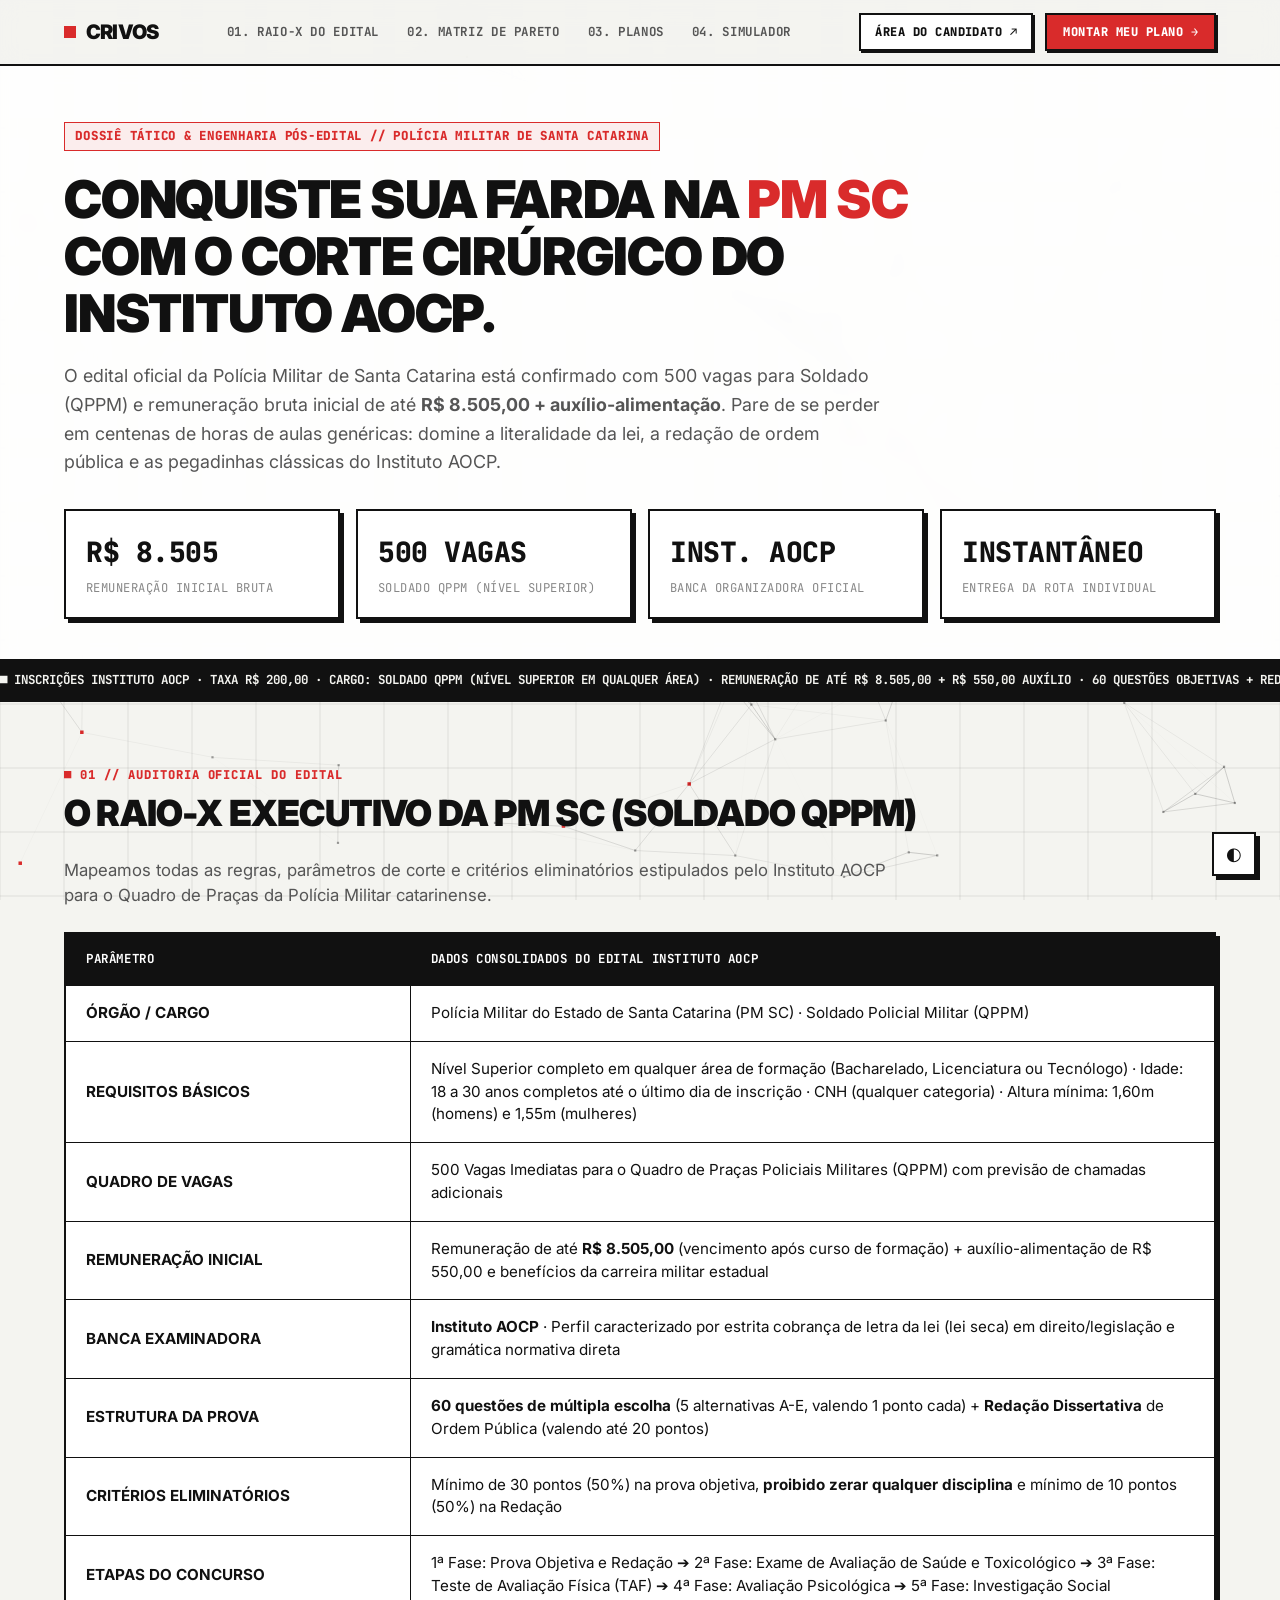
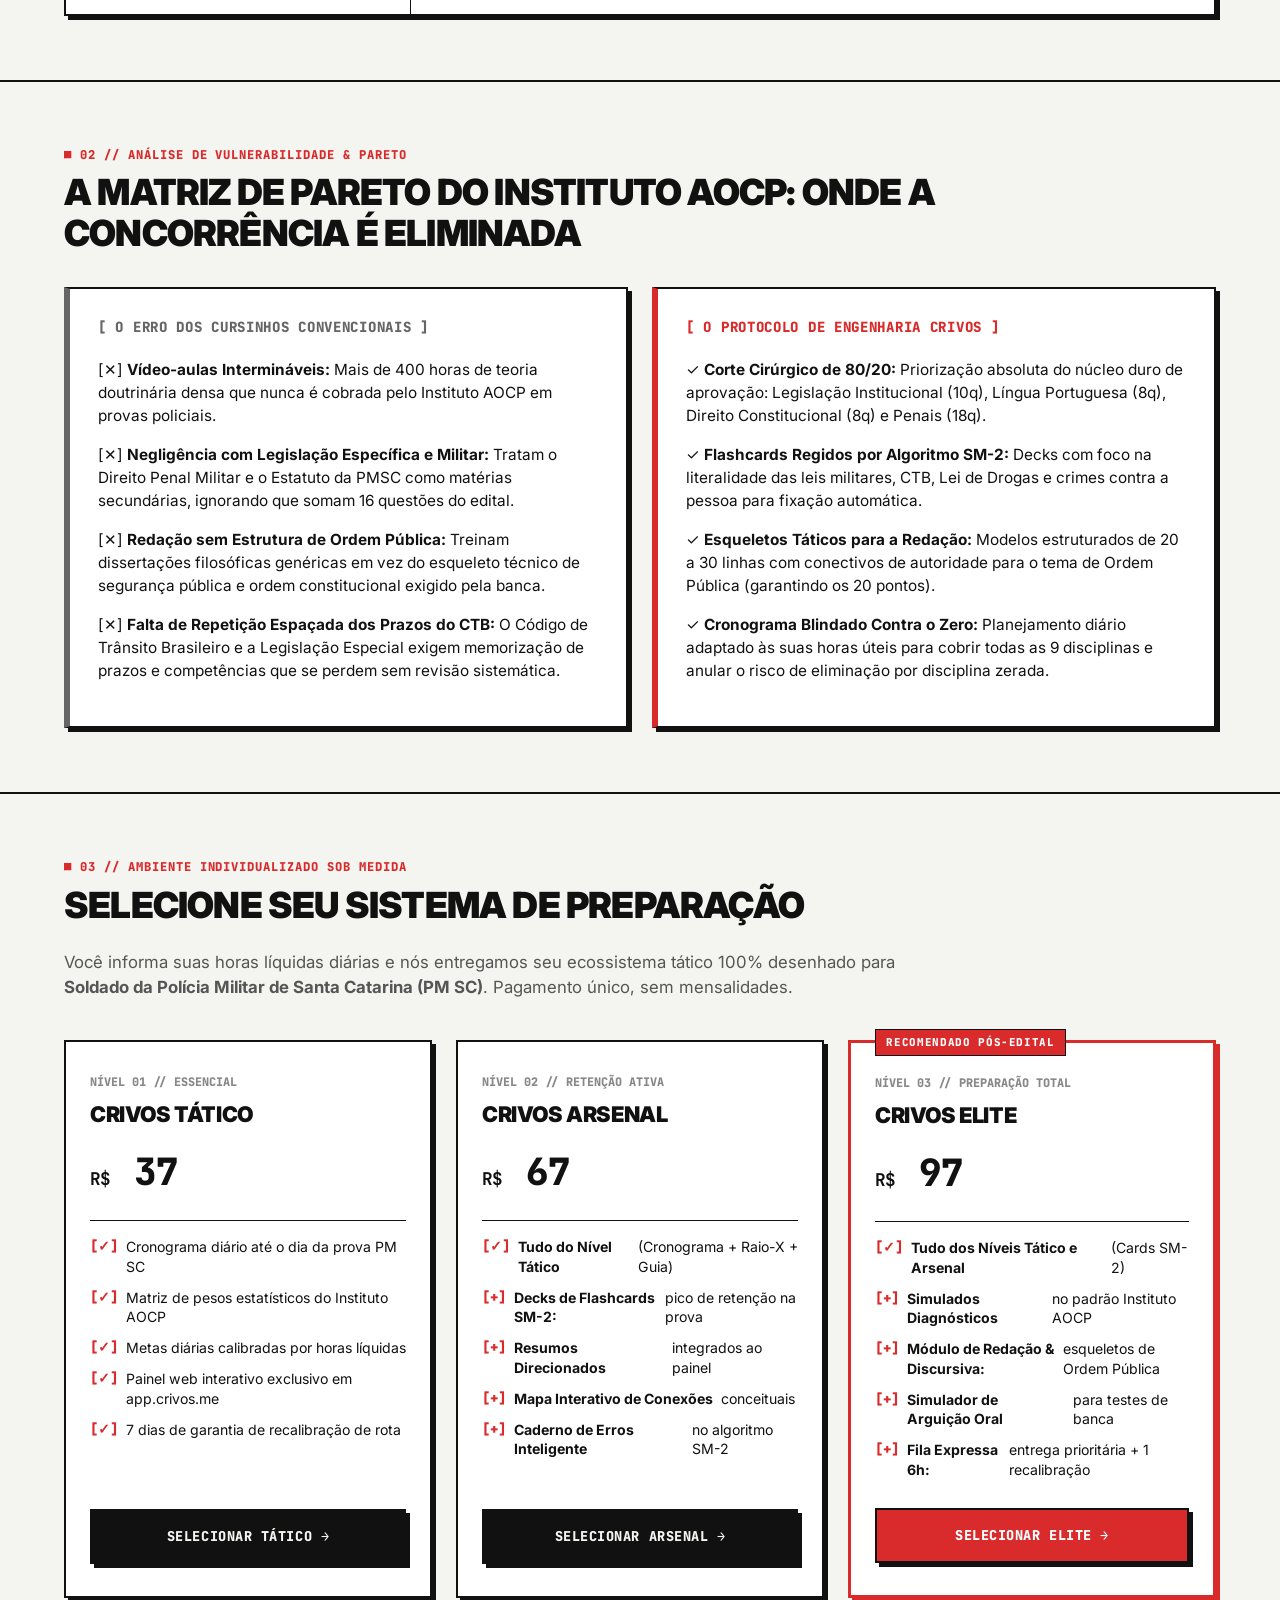
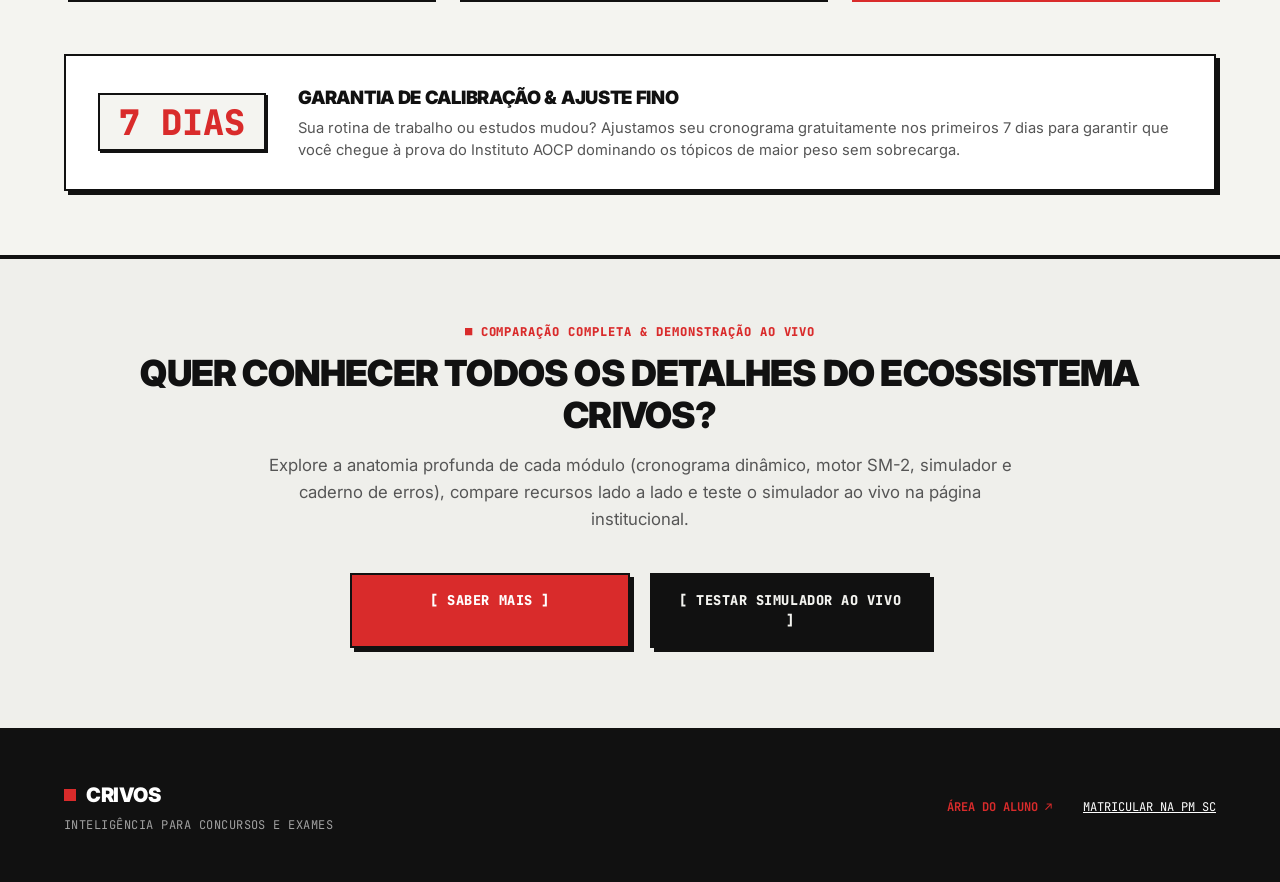
<file: concursos/pm-sc.html>
<!DOCTYPE html>
<html lang="pt-BR">
<head>
  <meta charset="utf-8">
  <meta name="viewport" content="width=device-width, initial-scale=1.0">
  <link rel="icon" type="image/svg+xml" href="data:image/svg+xml,<svg xmlns='http://www.w3.org/2000/svg' viewBox='0 0 100 100'><rect width='100' height='100' fill='%23D92B2B'/></svg>">
  <title>CRIVOS // Dossiê & Sistema Tático Pós-Edital PM SC Soldado</title>
  <meta name="description" content="Engenharia reversa do edital PM SC 2026/2027 (Banca Instituto AOCP). Cronograma tático dia a dia, repetição espaçada SM-2 e inteligência estatística para Soldado da Polícia Militar de Santa Catarina.">
  
  <link rel="preconnect" href="https://fonts.googleapis.com">
  <link rel="preconnect" href="https://fonts.gstatic.com" crossorigin>
  <link href="https://fonts.googleapis.com/css2?family=Inter:wght@400;500;600;700;800;900&family=JetBrains+Mono:wght@400;500;600;700;800&display=swap" rel="stylesheet">

  <style>
    :root {
      --bg-primary: #F4F4F0;
      --bg-surface: #FFFFFF;
      --text-primary: #111111;
      --text-secondary: #555555;
      --text-muted: #888888;
      --border-color: #111111;
      --accent-red: #D92B2B;
      --accent-green: #0D9488;
      --font-sans: 'Inter', -apple-system, BlinkMacSystemFont, sans-serif;
      --font-mono: 'JetBrains Mono', monospace;
      --shadow-hard: 4px 4px 0px #111111;
      --shadow-hard-red: 4px 4px 0px #D92B2B;
      --shadow-large: 6px 6px 0px #111111;
    }

    [data-theme="dark"] {
      --bg-primary: #0D0E11;
      --bg-surface: #16181D;
      --text-primary: #F4F4F0;
      --text-secondary: #A0A5B0;
      --text-muted: #6B7280;
      --border-color: #2D3139;
      --shadow-hard: 4px 4px 0px #2D3139;
      --shadow-large: 6px 6px 0px #2D3139;
    }

    * { box-sizing: border-box; margin: 0; padding: 0; }
    body {
      font-family: var(--font-sans);
      background-color: var(--bg-primary);
      color: var(--text-primary);
      line-height: 1.5;
      -webkit-font-smoothing: antialiased;
    }

    a { color: inherit; text-decoration: none; }

    .container {
      width: 100%;
      max-width: 1200px;
      margin: 0 auto;
      padding: 0 1.5rem;
    }

    /* BACKGROUND CANVAS & SCROLL PROGRESS */
    #coord-canvas {
      position: fixed;
      inset: 0;
      width: 100%;
      height: 100%;
      z-index: 0;
      pointer-events: none;
      display: block;
    }
    .scroll-progress-track {
      position: fixed;
      top: 0;
      left: 0;
      width: 100%;
      height: 4px;
      background: transparent;
      z-index: 1001;
    }
    .scroll-progress-bar {
      height: 100%;
      width: 0%;
      background: var(--accent-red);
    }

    .page-wrapper {
      position: relative;
      z-index: 1;
    }

    /* HERO */
    .hero {
      padding: 3.5rem 0 2.5rem;
      border-bottom: 2px solid var(--border-color);
      background: rgba(255, 255, 255, 0.88);
      backdrop-filter: blur(8px);
      -webkit-backdrop-filter: blur(8px);
    }
    [data-theme="dark"] .hero {
      background: rgba(22, 24, 29, 0.88);
    }

    .hero-tag {
      display: inline-block;
      font-family: var(--font-mono);
      font-size: 0.78rem;
      font-weight: 800;
      color: var(--accent-red);
      background: rgba(217, 43, 43, 0.08);
      border: 1px solid var(--accent-red);
      padding: 0.25rem 0.65rem;
      text-transform: uppercase;
      letter-spacing: 0.06em;
      margin-bottom: 1.25rem;
    }

    .hero-title {
      font-size: clamp(2rem, 4.5vw, 3.25rem);
      font-weight: 900;
      line-height: 1.1;
      letter-spacing: -1.2px;
      margin-bottom: 1.25rem;
      max-width: 950px;
    }
    .hero-title span {
      color: var(--accent-red);
    }

    .hero-sub {
      font-size: 1.12rem;
      color: var(--text-secondary);
      max-width: 820px;
      margin-bottom: 2rem;
      line-height: 1.6;
    }

    /* METRIC CARDS / TILES */
    .metric-grid {
      display: grid;
      grid-template-columns: repeat(auto-fit, minmax(220px, 1fr));
      gap: 1rem;
      margin-top: 1.5rem;
    }
    .metric-card {
      background: var(--bg-surface);
      border: 2px solid var(--border-color);
      padding: 1.25rem;
      box-shadow: var(--shadow-hard);
      transition: transform 0.15s ease, box-shadow 0.15s ease;
    }
    .metric-card:hover {
      transform: translate(-2px, -2px);
      box-shadow: var(--shadow-large);
    }
    .metric-val {
      font-family: var(--font-mono);
      font-size: 1.75rem;
      font-weight: 800;
      color: var(--text-primary);
      margin-bottom: 0.35rem;
      letter-spacing: -0.5px;
    }
    .metric-lbl {
      font-family: var(--font-mono);
      font-size: 0.76rem;
      color: var(--text-muted);
      text-transform: uppercase;
      letter-spacing: 0.04em;
    }

    /* TICKER */
    .ticker {
      background: var(--text-primary);
      color: var(--bg-primary);
      font-family: var(--font-mono);
      font-size: 0.78rem;
      font-weight: 700;
      padding: 0.65rem 0;
      overflow: hidden;
      white-space: nowrap;
      border-bottom: 2px solid var(--border-color);
    }
    .ticker-inner {
      display: inline-block;
      animation: tickerAnim 36s linear infinite;
    }
    @keyframes tickerAnim {
      0% { transform: translateX(0); }
      100% { transform: translateX(-50%); }
    }

    /* SECTION BASICS */
    .section {
      padding: 4rem 0;
      border-bottom: 2px solid var(--border-color);
    }
    .section-eyebrow {
      font-family: var(--font-mono);
      font-size: 0.76rem;
      font-weight: 800;
      color: var(--accent-red);
      text-transform: uppercase;
      letter-spacing: 0.08em;
      margin-bottom: 0.5rem;
    }
    .section-title {
      font-size: clamp(1.6rem, 3vw, 2.25rem);
      font-weight: 900;
      letter-spacing: -0.8px;
      margin-bottom: 1.5rem;
      line-height: 1.15;
    }

    /* DOSSIER TABLE */
    .dossier-table {
      width: 100%;
      border-collapse: collapse;
      margin-top: 1.5rem;
      background: var(--bg-surface);
      border: 2px solid var(--border-color);
      box-shadow: var(--shadow-hard);
      font-size: 0.95rem;
    }
    .dossier-table th, .dossier-table td {
      border: 1px solid var(--border-color);
      padding: 1rem 1.25rem;
      text-align: left;
    }
    .dossier-table th {
      background: #111111;
      color: #FFFFFF;
      font-family: var(--font-mono);
      font-size: 0.78rem;
      text-transform: uppercase;
      letter-spacing: 0.05em;
    }
    .dossier-table tr:hover {
      background: rgba(0, 0, 0, 0.02);
    }
    [data-theme="dark"] .dossier-table tr:hover {
      background: rgba(255, 255, 255, 0.02);
    }

    /* PARETO CONTRAST CARDS */
    .contrast-grid {
      display: grid;
      grid-template-columns: 1fr 1fr;
      gap: 1.5rem;
      margin-top: 2rem;
    }
    @media (max-width: 768px) {
      .contrast-grid { grid-template-columns: 1fr; }
    }
    .contrast-card {
      background: var(--bg-surface);
      border: 2px solid var(--border-color);
      padding: 1.75rem;
      box-shadow: var(--shadow-hard);
    }
    .contrast-card.contrast-bad {
      border-left: 6px solid #666666;
    }
    .contrast-card.contrast-good {
      border-left: 6px solid var(--accent-red);
    }
    .contrast-header {
      font-family: var(--font-mono);
      font-weight: 800;
      font-size: 0.88rem;
      margin-bottom: 1.25rem;
      text-transform: uppercase;
      letter-spacing: 0.05em;
    }
    .contrast-list {
      list-style: none;
    }
    .contrast-list li {
      margin-bottom: 1rem;
      font-size: 0.96rem;
      line-height: 1.5;
    }

    /* PRICING GRID */
    .pricing-grid {
      display: grid;
      grid-template-columns: repeat(auto-fit, minmax(260px, 1fr));
      gap: 1.5rem;
      margin-top: 2.5rem;
      align-items: stretch;
    }
    .price-card {
      background: var(--bg-surface);
      border: 2px solid var(--border-color);
      padding: 2rem 1.5rem;
      box-shadow: var(--shadow-hard);
      display: flex;
      flex-direction: column;
      justify-content: space-between;
      position: relative;
      transition: transform 0.15s ease, box-shadow 0.15s ease;
    }
    .price-card:hover {
      transform: translate(-3px, -3px);
      box-shadow: var(--shadow-large);
    }
    .price-card.featured {
      border: 3px solid var(--accent-red);
      box-shadow: var(--shadow-hard-red);
    }
    .price-card.featured::before {
      content: "RECOMENDADO PÓS-EDITAL";
      position: absolute;
      top: -14px;
      left: 1.5rem;
      background: var(--accent-red);
      color: #FFFFFF;
      font-family: var(--font-mono);
      font-size: 0.68rem;
      font-weight: 900;
      padding: 0.25rem 0.65rem;
      letter-spacing: 0.06em;
      border: 1px solid var(--border-color);
    }
    .price-tier {
      font-family: var(--font-mono);
      font-size: 0.74rem;
      font-weight: 800;
      color: var(--text-muted);
      text-transform: uppercase;
      margin-bottom: 0.35rem;
    }
    .price-name {
      font-size: 1.35rem;
      font-weight: 900;
      letter-spacing: -0.4px;
      margin-bottom: 0.85rem;
    }
    .price-val {
      font-family: var(--font-mono);
      font-size: 2.35rem;
      font-weight: 900;
      letter-spacing: -1px;
      margin-bottom: 1.25rem;
      color: var(--text-primary);
    }
    .price-val small {
      font-size: 1.1rem;
      font-weight: 700;
      margin-right: 2px;
    }
    .price-features {
      list-style: none;
      margin-bottom: 1.75rem;
      border-top: 1px solid var(--border-color);
      padding-top: 1rem;
    }
    .price-features li {
      font-size: 0.88rem;
      margin-bottom: 0.7rem;
      display: flex;
      align-items: flex-start;
      gap: 0.5rem;
      line-height: 1.4;
    }
    .price-features .sq {
      font-family: var(--font-mono);
      font-weight: 800;
      color: var(--accent-red);
      flex-shrink: 0;
    }

    /* BUTTONS */
    .btn {
      display: inline-block;
      width: 100%;
      text-align: center;
      padding: 0.95rem 1.25rem;
      font-family: var(--font-mono);
      font-size: 0.85rem;
      font-weight: 800;
      text-transform: uppercase;
      letter-spacing: 0.04em;
      border: 2px solid var(--border-color);
      cursor: pointer;
      transition: all 0.15s ease;
      text-decoration: none;
    }
    .btn-red {
      background: var(--accent-red);
      color: #FFFFFF;
      box-shadow: var(--shadow-hard);
    }
    .btn-red:hover {
      background: #B91C1C;
      transform: translate(-2px, -2px);
      box-shadow: var(--shadow-large);
    }
    .btn-dark {
      background: var(--text-primary);
      color: var(--bg-primary);
      box-shadow: var(--shadow-hard);
    }
    .btn-dark:hover {
      background: #000000;
      transform: translate(-2px, -2px);
      box-shadow: var(--shadow-large);
    }

    /* GUARANTEE BOX */
    .guarantee-box {
      margin-top: 3.5rem;
      background: var(--bg-surface);
      border: 2px solid var(--border-color);
      padding: 1.75rem 2rem;
      box-shadow: var(--shadow-hard);
      display: flex;
      align-items: center;
      gap: 2rem;
    }
    @media (max-width: 640px) {
      .guarantee-box { flex-direction: column; text-align: center; gap: 1rem; }
    }
    .guarantee-badge-num {
      font-family: var(--font-mono);
      font-size: 2.2rem;
      font-weight: 900;
      color: var(--accent-red);
      border: 2px solid var(--border-color);
      padding: 0.6rem 1.2rem;
      background: var(--bg-primary);
      flex-shrink: 0;
      box-shadow: 2px 2px 0px var(--border-color);
      line-height: 1;
    }
    .guarantee-box h4 {
      font-size: 1.15rem;
      font-weight: 900;
      margin-bottom: 0.35rem;
      color: var(--text-primary) !important;
      letter-spacing: -0.3px;
    }
    .guarantee-box p {
      font-size: 0.92rem;
      color: var(--text-secondary);
      line-height: 1.5;
    }

    /* FOOTER */
    .footer {
      background: #111111;
      color: #FFFFFF;
      padding: 3rem 0;
      border-top: 2px solid var(--border-color);
    }
    .footer-flex {
      display: flex;
      justify-content: space-between;
      align-items: center;
      flex-wrap: wrap;
      gap: 1.5rem;
    }

    /* THEME TOGGLE FLOATING BTN */
    .theme-floating-btn {
      position: fixed;
      bottom: 24px;
      right: 24px;
      z-index: 999;
      width: 44px;
      height: 44px;
      background: var(--bg-surface);
      color: var(--text-primary);
      border: 2px solid var(--border-color);
      box-shadow: var(--shadow-hard);
      display: flex;
      align-items: center;
      justify-content: center;
      cursor: pointer;
      font-size: 1.15rem;
      transition: transform 0.15s ease;
    }
    .theme-floating-btn:hover {
      transform: translate(-2px, -2px);
      box-shadow: var(--shadow-large);
    }

    /* ==========================================================================
       TOPBAR & BRAND OFICIAL (COPIADA EXATAMENTE DA INDEX.HTML)
       ========================================================================== */
    .topbar {
        position: sticky;
        top: 0;
        z-index: 1000;
        background-color: rgba(244, 244, 240, 0.92);
        backdrop-filter: blur(12px);
        -webkit-backdrop-filter: blur(12px);
        border-bottom: 2px solid var(--border-color);
        transition: background-color 0.2s ease, border-color 0.2s ease;
        width: 100%;
    }

    [data-theme="dark"] .topbar {
        background-color: rgba(13, 14, 17, 0.92);
    }

    .topbar-container {
        display: flex;
        align-items: center;
        justify-content: space-between;
        height: 64px;
        max-width: 1200px;
        margin: 0 auto;
        padding: 0 24px;
    }

    .brand {
        display: flex;
        align-items: center;
        gap: 10px;
        text-decoration: none;
        color: var(--text-primary);
        font-weight: 900;
        font-size: 1.25rem;
        letter-spacing: -0.04em;
    }

    .brand-sq {
        width: 12px;
        height: 12px;
        background-color: var(--accent-red);
        display: inline-block;
        aspect-ratio: 1/1;
        transition: transform 0.2s ease;
    }

    .brand:hover .brand-sq {
        transform: rotate(90deg);
    }

    .brand-name {
        font-family: var(--font-sans);
        font-weight: 900;
    }

    .nav-links {
        display: flex;
        align-items: center;
        gap: 28px;
    }

    .nav-link {
        font-family: var(--font-mono);
        font-size: 0.78rem;
        font-weight: 700;
        color: var(--text-secondary);
        text-decoration: none;
        text-transform: uppercase;
        letter-spacing: 0.05em;
        transition: color 0.15s ease;
    }

    .nav-link:hover {
        color: var(--accent-red);
    }

    .nav-actions {
        display: flex;
        align-items: center;
        gap: 12px;
    }

    .nav-login {
        font-family: var(--font-mono);
        font-size: 0.75rem;
        font-weight: 800;
        color: var(--text-primary);
        background: var(--bg-surface);
        padding: 8px 14px;
        border: 2px solid var(--border-color);
        box-shadow: 2px 2px 0px var(--border-color);
        text-decoration: none;
        text-transform: uppercase;
        letter-spacing: 0.04em;
        transition: all 0.15s ease;
    }

    .nav-login:hover {
        transform: translate(-1px, -1px);
        box-shadow: 3px 3px 0px var(--border-color);
    }

    .nav-cta {
        font-family: var(--font-mono);
        font-size: 0.75rem;
        font-weight: 800;
        color: #FFFFFF;
        background-color: var(--accent-red);
        padding: 8px 16px;
        border: 2px solid var(--border-color);
        box-shadow: 2px 2px 0px var(--border-color);
        text-decoration: none;
        text-transform: uppercase;
        letter-spacing: 0.04em;
        transition: all 0.15s ease;
    }

    .nav-cta:hover {
        background-color: #B91C1C;
        transform: translate(-1px, -1px);
        box-shadow: 3px 3px 0px var(--border-color);
    }

    .mobile-menu-btn {
        display: none;
        background: var(--bg-surface);
        border: 2px solid var(--border-color);
        box-shadow: 2px 2px 0px var(--border-color);
        padding: 6px 12px;
        font-family: var(--font-mono);
        font-size: 0.8rem;
        font-weight: 800;
        color: var(--text-primary);
        cursor: pointer;
    }

    .mobile-drawer {
        display: none;
        position: absolute;
        top: 64px;
        left: 0;
        width: 100%;
        background-color: var(--bg-primary);
        border-bottom: 2px solid var(--border-color);
        padding: 16px 24px;
        box-shadow: 0 8px 16px rgba(0,0,0,0.1);
        flex-direction: column;
        gap: 14px;
    }

    .mobile-drawer.active {
        display: flex;
    }

    .mobile-drawer a {
        font-family: var(--font-mono);
        font-size: 0.85rem;
        font-weight: 700;
        color: var(--text-primary);
        text-decoration: none;
        padding: 8px 0;
        border-bottom: 1px solid rgba(0,0,0,0.06);
        display: flex;
        justify-content: space-between;
    }

    [data-theme="dark"] .mobile-drawer a {
        border-bottom: 1px solid rgba(255,255,255,0.06);
    }

    @media (max-width: 960px) {
        .nav-links { display: none; }
        .nav-login { display: none; }
        .mobile-menu-btn { display: block; }
    }
  </style>
  <script src="/assets/crivos-tracking.js" defer></script>
</head>
<body>
  <!-- CANVAS COM NÓS E LINHAS DE TELEMETRIA -->
  <canvas id="coord-canvas"></canvas>

  <!-- BARRA DE PROGRESSO DE SCROLL -->
  <div class="scroll-progress-track">
    <div class="scroll-progress-bar" id="scroll-bar"></div>
  </div>

  <div class="page-wrapper">

    <!-- HEADER OFICIAL DA CRIVOS (EXATAMENTE COMO NA HOME) -->
    <header class="topbar">
        <div class="topbar-container">
            <a href="/" class="brand">
                <span class="brand-sq"></span>
                <span class="brand-name">CRIVOS</span>
            </a>

            <nav class="nav-links" aria-label="Navegação Principal">
                <a href="#dossie" class="nav-link">01. RAIO-X DO EDITAL</a>
                <a href="#pareto" class="nav-link">02. MATRIZ DE PARETO</a>
                <a href="#planos" class="nav-link">03. PLANOS</a>
                <a href="/#demonstracao" class="nav-link">04. SIMULADOR</a>
            </nav>

            <div class="nav-actions">
                <a href="https://app.crivos.me" target="_blank" class="nav-login">ÁREA DO CANDIDATO ↗</a>
                <a href="#planos" class="nav-cta">MONTAR MEU PLANO →</a>
                <button class="mobile-menu-btn" id="mobile-toggle" onclick="toggleMenu()" type="button" aria-label="Abrir Menu">
                    <span>☰ MENU</span>
                </button>
            </div>
        </div>

        <!-- GAVETA MOBILE -->
        <div class="mobile-drawer" id="mobile-drawer">
            <a href="#dossie" onclick="toggleMenu()"><span>01. RAIO-X DO EDITAL</span><span>↗</span></a>
            <a href="#pareto" onclick="toggleMenu()"><span>02. MATRIZ DE PARETO</span><span>↗</span></a>
            <a href="#planos" onclick="toggleMenu()"><span>03. PLANOS &amp; CHECKOUT</span><span>↗</span></a>
            <a href="https://app.crivos.me" target="_blank"><span>04. ÁREA DO CANDIDATO</span><span>↗</span></a>
        </div>
    </header>

    <!-- HERO -->
    <section class="hero">
      <div class="container">
        <div class="hero-tag">DOSSIÊ TÁTICO &amp; ENGENHARIA PÓS-EDITAL // POLÍCIA MILITAR DE SANTA CATARINA</div>
        <h1 class="hero-title">
          CONQUISTE SUA FARDA NA <span>PM SC</span> COM O CORTE CIRÚRGICO DO INSTITUTO AOCP.
        </h1>
        <p class="hero-sub">
          O edital oficial da Polícia Militar de Santa Catarina está confirmado com 500 vagas para Soldado (QPPM) e remuneração bruta inicial de até <strong>R$ 8.505,00 + auxílio-alimentação</strong>. Pare de se perder em centenas de horas de aulas genéricas: domine a literalidade da lei, a redação de ordem pública e as pegadinhas clássicas do Instituto AOCP.
        </p>

        <!-- TILES KPI -->
        <div class="metric-grid">
          <div class="metric-card">
            <div class="metric-val">R$ 8.505</div>
            <div class="metric-lbl">Remuneração Inicial Bruta</div>
          </div>
          <div class="metric-card">
            <div class="metric-val">500 VAGAS</div>
            <div class="metric-lbl">Soldado QPPM (Nível Superior)</div>
          </div>
          <div class="metric-card">
            <div class="metric-val">INST. AOCP</div>
            <div class="metric-lbl">Banca Organizadora Oficial</div>
          </div>
          <div class="metric-card">
            <div class="metric-val">INSTANTÂNEO</div>
            <div class="metric-lbl">Entrega da Rota Individual</div>
          </div>
        </div>
      </div>
    </section>

    <!-- TICKER -->
    <div class="ticker" aria-hidden="true">
      <div class="ticker-inner">
        ■ INSCRIÇÕES INSTITUTO AOCP · TAXA R$ 200,00 · CARGO: SOLDADO QPPM (NÍVEL SUPERIOR EM QUALQUER ÁREA) · REMUNERAÇÃO DE ATÉ R$ 8.505,00 + R$ 550,00 AUXÍLIO · 60 QUESTÕES OBJETIVAS + REDAÇÃO DISSERTATIVA (20 PTS) · CRIVOS: CALIBRAÇÃO INSTANTÂNEA EM TODOS OS PLANOS ·
        ■ INSCRIÇÕES INSTITUTO AOCP · TAXA R$ 200,00 · CARGO: SOLDADO QPPM (NÍVEL SUPERIOR EM QUALQUER ÁREA) · REMUNERAÇÃO DE ATÉ R$ 8.505,00 + R$ 550,00 AUXÍLIO · 60 QUESTÕES OBJETIVAS + REDAÇÃO DISSERTATIVA (20 PTS) · CRIVOS: CALIBRAÇÃO INSTANTÂNEA EM TODOS OS PLANOS ·
      </div>
    </div>

    <!-- SEÇÃO 01: RAIO-X DO EDITAL -->
    <section id="dossie" class="section">
      <div class="container">
        <div class="section-eyebrow">■ 01 // AUDITORIA OFICIAL DO EDITAL</div>
        <h2 class="section-title">O RAIO-X EXECUTIVO DA PM SC (SOLDADO QPPM)</h2>
        <p style="color:var(--text-secondary);max-width:850px;font-size:1.05rem;">
          Mapeamos todas as regras, parâmetros de corte e critérios eliminatórios estipulados pelo Instituto AOCP para o Quadro de Praças da Polícia Militar catarinense.
        </p>

        <table class="dossier-table">
          <thead>
            <tr>
              <th width="30%">PARÂMETRO</th>
              <th>DADOS CONSOLIDADOS DO EDITAL INSTITUTO AOCP</th>
            </tr>
          </thead>
          <tbody>
            <tr>
              <td><strong>ÓRGÃO / CARGO</strong></td>
              <td>Polícia Militar do Estado de Santa Catarina (PM SC) · Soldado Policial Militar (QPPM)</td>
            </tr>
            <tr>
              <td><strong>REQUISITOS BÁSICOS</strong></td>
              <td>Nível Superior completo em qualquer área de formação (Bacharelado, Licenciatura ou Tecnólogo) · Idade: 18 a 30 anos completos até o último dia de inscrição · CNH (qualquer categoria) · Altura mínima: 1,60m (homens) e 1,55m (mulheres)</td>
            </tr>
            <tr>
              <td><strong>QUADRO DE VAGAS</strong></td>
              <td>500 Vagas Imediatas para o Quadro de Praças Policiais Militares (QPPM) com previsão de chamadas adicionais</td>
            </tr>
            <tr>
              <td><strong>REMUNERAÇÃO INICIAL</strong></td>
              <td>Remuneração de até <strong>R$ 8.505,00</strong> (vencimento após curso de formação) + auxílio-alimentação de R$ 550,00 e benefícios da carreira militar estadual</td>
            </tr>
            <tr>
              <td><strong>BANCA EXAMINADORA</strong></td>
              <td><strong>Instituto AOCP</strong> · Perfil caracterizado por estrita cobrança de letra da lei (lei seca) em direito/legislação e gramática normativa direta</td>
            </tr>
            <tr>
              <td><strong>ESTRUTURA DA PROVA</strong></td>
              <td><strong>60 questões de múltipla escolha</strong> (5 alternativas A-E, valendo 1 ponto cada) + <strong>Redação Dissertativa</strong> de Ordem Pública (valendo até 20 pontos)</td>
            </tr>
            <tr>
              <td><strong>CRITÉRIOS ELIMINATÓRIOS</strong></td>
              <td>Mínimo de 30 pontos (50%) na prova objetiva, <strong>proibido zerar qualquer disciplina</strong> e mínimo de 10 pontos (50%) na Redação</td>
            </tr>
            <tr>
              <td><strong>ETAPAS DO CONCURSO</strong></td>
              <td>1ª Fase: Prova Objetiva e Redação ➔ 2ª Fase: Exame de Avaliação de Saúde e Toxicológico ➔ 3ª Fase: Teste de Avaliação Física (TAF) ➔ 4ª Fase: Avaliação Psicológica ➔ 5ª Fase: Investigação Social</td>
            </tr>
          </tbody>
        </table>
      </div>
    </section>

    <!-- SEÇÃO 02: PARETO & CONTRASTE -->
    <section id="pareto" class="section">
      <div class="container">
        <div class="section-eyebrow">■ 02 // ANÁLISE DE VULNERABILIDADE &amp; PARETO</div>
        <h2 class="section-title">A MATRIZ DE PARETO DO INSTITUTO AOCP: ONDE A CONCORRÊNCIA É ELIMINADA</h2>

        <div class="contrast-grid">
          <div class="contrast-card contrast-bad">
            <div class="contrast-header" style="color:#666666;">[ O ERRO DOS CURSINHOS CONVENCIONAIS ]</div>
            <ul class="contrast-list">
              <li>[✕] <strong>Vídeo-aulas Intermináveis:</strong> Mais de 400 horas de teoria doutrinária densa que nunca é cobrada pelo Instituto AOCP em provas policiais.</li>
              <li>[✕] <strong>Negligência com Legislação Específica e Militar:</strong> Tratam o Direito Penal Militar e o Estatuto da PMSC como matérias secundárias, ignorando que somam 16 questões do edital.</li>
              <li>[✕] <strong>Redação sem Estrutura de Ordem Pública:</strong> Treinam dissertações filosóficas genéricas em vez do esqueleto técnico de segurança pública e ordem constitucional exigido pela banca.</li>
              <li>[✕] <strong>Falta de Repetição Espaçada dos Prazos do CTB:</strong> O Código de Trânsito Brasileiro e a Legislação Especial exigem memorização de prazos e competências que se perdem sem revisão sistemática.</li>
            </ul>
          </div>

          <div class="contrast-card contrast-good">
            <div class="contrast-header" style="color:var(--accent-red);">[ O PROTOCOLO DE ENGENHARIA CRIVOS ]</div>
            <ul class="contrast-list">
              <li>✓ <strong>Corte Cirúrgico de 80/20:</strong> Priorização absoluta do núcleo duro de aprovação: Legislação Institucional (10q), Língua Portuguesa (8q), Direito Constitucional (8q) e Penais (18q).</li>
              <li>✓ <strong>Flashcards Regidos por Algoritmo SM-2:</strong> Decks com foco na literalidade das leis militares, CTB, Lei de Drogas e crimes contra a pessoa para fixação automática.</li>
              <li>✓ <strong>Esqueletos Táticos para a Redação:</strong> Modelos estruturados de 20 a 30 linhas com conectivos de autoridade para o tema de Ordem Pública (garantindo os 20 pontos).</li>
              <li>✓ <strong>Cronograma Blindado Contra o Zero:</strong> Planejamento diário adaptado às suas horas úteis para cobrir todas as 9 disciplinas e anular o risco de eliminação por disciplina zerada.</li>
            </ul>
          </div>
        </div>
      </div>
    </section>

    <!-- SEÇÃO 03: TABELA DE PLANOS -->
    <section id="planos" class="section">
      <div class="container">
        <div class="section-eyebrow">■ 03 // AMBIENTE INDIVIDUALIZADO SOB MEDIDA</div>
        <h2 class="section-title">SELECIONE SEU SISTEMA DE PREPARAÇÃO</h2>
        <p style="color:var(--text-secondary);max-width:850px;font-size:1.05rem;">
          Você informa suas horas líquidas diárias e nós entregamos seu ecossistema tático 100% desenhado para <strong>Soldado da Polícia Militar de Santa Catarina (PM SC)</strong>. Pagamento único, sem mensalidades.
        </p>

        <div class="pricing-grid">
          <!-- NÍVEL 1: TÁTICO -->
          <div class="price-card">
            <div>
              <div class="price-tier">NÍVEL 01 // ESSENCIAL</div>
              <h3 class="price-name">CRIVOS TÁTICO</h3>
              <div class="price-val"><small>R$</small> 37</div>
              <ul class="price-features">
                <li><span class="sq">[✓]</span> Cronograma diário até o dia da prova PM SC</li>
                <li><span class="sq">[✓]</span> Matriz de pesos estatísticos do Instituto AOCP</li>
                <li><span class="sq">[✓]</span> Metas diárias calibradas por horas líquidas</li>
                <li><span class="sq">[✓]</span> Painel web interativo exclusivo em app.crivos.me</li>
                <li><span class="sq">[✓]</span> 7 dias de garantia de recalibração de rota</li>
              </ul>
            </div>
            <a href="/payment.html?concurso=PM%20SC&cargo=Soldado%20QPPM&produto=tatico&utm_source=lp_pmsc" class="btn btn-dark">Selecionar Tático →</a>
          </div>

          <!-- NÍVEL 2: ARSENAL -->
          <div class="price-card">
            <div>
              <div class="price-tier">NÍVEL 02 // RETENÇÃO ATIVA</div>
              <h3 class="price-name">CRIVOS ARSENAL</h3>
              <div class="price-val"><small>R$</small> 67</div>
              <ul class="price-features">
                <li><span class="sq">[✓]</span> <strong>Tudo do Nível Tático</strong> (Cronograma + Raio-X + Guia)</li>
                <li><span class="sq">[+]</span> <strong>Decks de Flashcards SM-2:</strong> pico de retenção na prova</li>
                <li><span class="sq">[+]</span> <strong>Resumos Direcionados</strong> integrados ao painel</li>
                <li><span class="sq">[+]</span> <strong>Mapa Interativo de Conexões</strong> conceituais</li>
                <li><span class="sq">[+]</span> <strong>Caderno de Erros Inteligente</strong> no algoritmo SM-2</li>
              </ul>
            </div>
            <a href="/payment.html?concurso=PM%20SC&cargo=Soldado%20QPPM&produto=arsenal&utm_source=lp_pmsc" class="btn btn-dark">Selecionar Arsenal →</a>
          </div>

          <!-- NÍVEL 3: ELITE -->
          <div class="price-card featured">
            <div>
              <div class="price-tier">NÍVEL 03 // PREPARAÇÃO TOTAL</div>
              <h3 class="price-name">CRIVOS ELITE</h3>
              <div class="price-val"><small>R$</small> 97</div>
              <ul class="price-features">
                <li><span class="sq">[✓]</span> <strong>Tudo dos Níveis Tático e Arsenal</strong> (Cards SM-2)</li>
                <li><span class="sq">[+]</span> <strong>Simulados Diagnósticos</strong> no padrão Instituto AOCP</li>
                <li><span class="sq">[+]</span> <strong>Módulo de Redação &amp; Discursiva:</strong> esqueletos de Ordem Pública</li>
                <li><span class="sq">[+]</span> <strong>Simulador de Arguição Oral</strong> para testes de banca</li>
                <li><span class="sq">[+]</span> <strong>Fila Expressa 6h:</strong> entrega prioritária + 1 recalibração</li>
              </ul>
            </div>
            <a href="/payment.html?concurso=PM%20SC&cargo=Soldado%20QPPM&produto=elite&utm_source=lp_pmsc" class="btn btn-red">Selecionar Elite →</a>
          </div>
        </div>

        <!-- SELO DE GARANTIA -->
        <div class="guarantee-box">
          <div class="guarantee-badge-num">7 DIAS</div>
          <div style="flex:1;">
            <h4>GARANTIA DE CALIBRAÇÃO &amp; AJUSTE FINO</h4>
            <p>
              Sua rotina de trabalho ou estudos mudou? Ajustamos seu cronograma gratuitamente nos primeiros 7 dias para garantir que você chegue à prova do Instituto AOCP dominando os tópicos de maior peso sem sobrecarga.
            </p>
          </div>
        </div>
      </div>
    </section>

    <!-- SEÇÃO 04: QUER SABER MAIS SOBRE NOSSOS PLANOS? -->
    <section class="section" style="padding: 4rem 0 5rem; border-top: 2px solid var(--border-color); background: rgba(0,0,0,0.02);">
      <div class="container" style="text-align: center;">
        <div class="section-eyebrow" style="margin-bottom: 0.75rem;">■ COMPARAÇÃO COMPLETA &amp; DEMONSTRAÇÃO AO VIVO</div>
        <h2 class="section-title" style="margin-bottom: 1rem;">QUER CONHECER TODOS OS DETALHES DO ECOSSISTEMA CRIVOS?</h2>
        <p style="color: var(--text-secondary); max-width: 780px; margin: 0 auto 2.5rem; font-size: 1.05rem; line-height: 1.6;">
          Explore a anatomia profunda de cada módulo (cronograma dinâmico, motor SM-2, simulador e caderno de erros), compare recursos lado a lado e teste o simulador ao vivo na página institucional.
        </p>

        <div style="display: flex; justify-content: center; gap: 1.25rem; flex-wrap: wrap;">
          <a href="/" class="btn btn-red" style="max-width: 280px; text-decoration: none;">
            [ SABER MAIS ]
          </a>
          <a href="/#demonstracao" class="btn btn-dark" style="max-width: 280px; text-decoration: none;">
            [ TESTAR SIMULADOR AO VIVO ]
          </a>
        </div>
      </div>
    </section>

    <!-- FOOTER -->
    <footer class="footer">
      <div class="container footer-flex">
        <div>
          <div style="display:flex;align-items:center;gap:0.65rem;margin-bottom:0.4rem;">
            <span style="display:inline-block;width:12px;height:12px;background:var(--accent-red);flex-shrink:0;"></span>
            <span style="font-family:var(--font-sans);font-weight:900;font-size:1.25rem;letter-spacing:-0.5px;color:#FFFFFF;">CRIVOS</span>
          </div>
          <div style="font-family:var(--font-mono);font-size:0.75rem;color:#A0A0A0;text-transform:uppercase;letter-spacing:0.04em;">
            Inteligência para Concursos e Exames
          </div>
        </div>
        <div style="font-family:var(--font-mono);font-size:0.75rem;">
          <a href="https://app.crivos.me" target="_blank" style="color:var(--accent-red);font-weight:bold;margin-right:1.5rem;">ÁREA DO ALUNO ↗</a>
          <a href="/payment.html?concurso=PM%20SC&cargo=Soldado%20QPPM&produto=elite&utm_source=lp_pmsc" style="color:#FFFFFF;text-decoration:underline;">MATRICULAR NA PM SC</a>
        </div>
      </div>
    </footer>
  </div> <!-- /page-wrapper -->

  <!-- BOTÃO FLUTUANTE DE TEMA -->
  <button class="theme-floating-btn" id="theme-toggle" type="button" title="Alternar Modo Claro / Escuro" aria-label="Alternar Tema">
    <span id="theme-icon">◐</span>
  </button>

  <script>
    // 1. ALTERNÂNCIA DE TEMA (CLARO / ESCURO)
    const themeBtn = document.getElementById('theme-toggle');
    const themeIcon = document.getElementById('theme-icon');

    function applyTheme(isDark) {
      if (isDark) {
        document.documentElement.setAttribute('data-theme', 'dark');
        if (themeIcon) themeIcon.textContent = '◑';
      } else {
        document.documentElement.removeAttribute('data-theme');
        if (themeIcon) themeIcon.textContent = '◐';
      }
    }

    const savedTheme = localStorage.getItem('crivos_theme');
    const prefersDark = window.matchMedia('(prefers-color-scheme: dark)').matches;
    let isDark = savedTheme ? savedTheme === 'dark' : prefersDark;
    applyTheme(isDark);

    if (themeBtn) {
      themeBtn.addEventListener('click', () => {
        isDark = !isDark;
        applyTheme(isDark);
        localStorage.setItem('crivos_theme', isDark ? 'dark' : 'light');
      });
    }

    // 2. SCROLL PROGRESS
    window.addEventListener('scroll', () => {
      const bar = document.getElementById('scroll-bar');
      if (bar) {
        const scrolled = (window.scrollY / (document.documentElement.scrollHeight - window.innerHeight)) * 100;
        bar.style.width = Math.min(Math.max(scrolled, 0), 100) + '%';
      }
    });

    // 3. MENU RETRÁTIL MOBILE
    function toggleMenu() {
      const d = document.getElementById('mobile-drawer');
      const b = document.getElementById('mobile-toggle');
      if (d) {
        d.classList.toggle('active');
        if (b) {
          b.textContent = d.classList.contains('active') ? '[ ✕ FECHAR ]' : '[ ☰ MENU ]';
        }
      }
    }

    // 4. CANVAS DE COORDENADAS INTERATIVO COM NÓS E TELEMETRIA
    const canvas = document.getElementById('coord-canvas');
    if (canvas) {
      const ctx = canvas.getContext('2d');
      let width = window.innerWidth;
      let height = window.innerHeight;
      let dpr = 1;
      let pulseAngle = 0;
      const pointer = { x: 0, y: 0, active: false };

      function setCanvasSize() {
        width = window.innerWidth;
        height = window.innerHeight;
        dpr = Math.min(window.devicePixelRatio || 1, 2);
        canvas.width = width * dpr;
        canvas.height = height * dpr;
        ctx.setTransform(dpr, 0, 0, dpr, 0, 0);
      }

      let nodes = [];
      function initNodes() {
        setCanvasSize();
        nodes = [];
        const isMobile = width < 768;
        const densityDivisor = isMobile ? 12000 : 16000;
        const count = Math.max(32, Math.min(85, Math.floor((width * height) / densityDivisor)));
        const speed = isMobile ? 0.32 : 0.44;

        for (let i = 0; i < count; i++) {
          const isMajor = Math.random() > 0.8;
          nodes.push({
            x: Math.random() * width,
            y: Math.random() * height,
            vx: (Math.random() - 0.5) * speed,
            vy: (Math.random() - 0.5) * speed,
            size: isMajor ? 3.5 : 2.2,
            isMajor: isMajor
          });
        }
      }

      initNodes();

      let resizeTimer = null;
      window.addEventListener('resize', () => {
        clearTimeout(resizeTimer);
        resizeTimer = setTimeout(() => { initNodes(); }, 120);
      });

      window.addEventListener('mousemove', (e) => {
        pointer.x = e.clientX;
        pointer.y = e.clientY;
        pointer.active = true;
      }, { passive: true });

      window.addEventListener('mouseleave', () => { pointer.active = false; }, { passive: true });

      window.addEventListener('touchstart', (e) => {
        if (e.touches && e.touches[0]) {
          pointer.x = e.touches[0].clientX;
          pointer.y = e.touches[0].clientY;
          pointer.active = true;
        }
      }, { passive: true });

      window.addEventListener('touchmove', (e) => {
        if (e.touches && e.touches[0]) {
          pointer.x = e.touches[0].clientX;
          pointer.y = e.touches[0].clientY;
          pointer.active = true;
        }
      }, { passive: true });

      window.addEventListener('touchend', () => { pointer.active = false; }, { passive: true });

      function renderCanvas() {
        ctx.clearRect(0, 0, width, height);
        const isDark = document.documentElement.getAttribute('data-theme') === 'dark';
        const isMobile = width < 768;

        const gridStroke = isDark ? 'rgba(242, 242, 238, 0.065)' : 'rgba(17, 17, 17, 0.085)';
        const nodeFill = isDark ? 'rgba(242, 242, 238, 0.45)' : 'rgba(17, 17, 17, 0.38)';
        const majorNodeFill = '#D92B2B';

        const step = isMobile ? 44 : 64;
        ctx.strokeStyle = gridStroke;
        ctx.lineWidth = 1;
        ctx.beginPath();
        for (let x = 0; x <= width; x += step) {
          ctx.moveTo(x, 0);
          ctx.lineTo(x, height);
        }
        for (let y = 0; y <= height; y += step) {
          ctx.moveTo(0, y);
          ctx.lineTo(width, y);
        }
        ctx.stroke();

        pulseAngle += 0.012;
        const focalX = pointer.active ? pointer.x : width * 0.5 + Math.cos(pulseAngle) * (width * 0.28);
        const focalY = pointer.active ? pointer.y : height * 0.45 + Math.sin(pulseAngle * 0.8) * (height * 0.25);
        const connectDist = isMobile ? 125 : 160;
        const focalDist = isMobile ? 165 : 220;

        for (let i = 0; i < nodes.length; i++) {
          const n = nodes[i];
          n.x += n.vx;
          n.y += n.vy;

          if (n.x < 0 || n.x > width) n.vx *= -1;
          if (n.y < 0 || n.y > height) n.vy *= -1;

          ctx.fillStyle = n.isMajor ? majorNodeFill : nodeFill;
          ctx.fillRect(n.x - n.size / 2, n.y - n.size / 2, n.size, n.size);

          for (let j = i + 1; j < nodes.length; j++) {
            const n2 = nodes[j];
            const dx = n.x - n2.x;
            const dy = n.y - n2.y;
            const dist = Math.hypot(dx, dy);
            if (dist < connectDist) {
              const alpha = (1 - dist / connectDist) * (isDark ? 0.26 : 0.22);
              ctx.strokeStyle = isDark ? `rgba(242, 242, 238, ${alpha})` : `rgba(17, 17, 17, ${alpha})`;
              ctx.lineWidth = 1;
              ctx.beginPath();
              ctx.moveTo(n.x, n.y);
              ctx.lineTo(n2.x, n2.y);
              ctx.stroke();
            }
          }

          const fdx = n.x - focalX;
          const fdy = n.y - focalY;
          const fdist = Math.hypot(fdx, fdy);
          if (fdist < focalDist) {
            const fAlpha = (1 - fdist / focalDist) * (pointer.active ? 0.75 : 0.42);
            ctx.strokeStyle = `rgba(217, 43, 43, ${fAlpha})`;
            ctx.lineWidth = pointer.active && fdist < (focalDist * 0.45) ? 1.5 : 1;
            ctx.beginPath();
            ctx.moveTo(n.x, n.y);
            ctx.lineTo(focalX, focalY);
            ctx.stroke();
          }
        }

        requestAnimationFrame(renderCanvas);
      }
      requestAnimationFrame(renderCanvas);
    }
  </script>
</body>
</html>
</file>
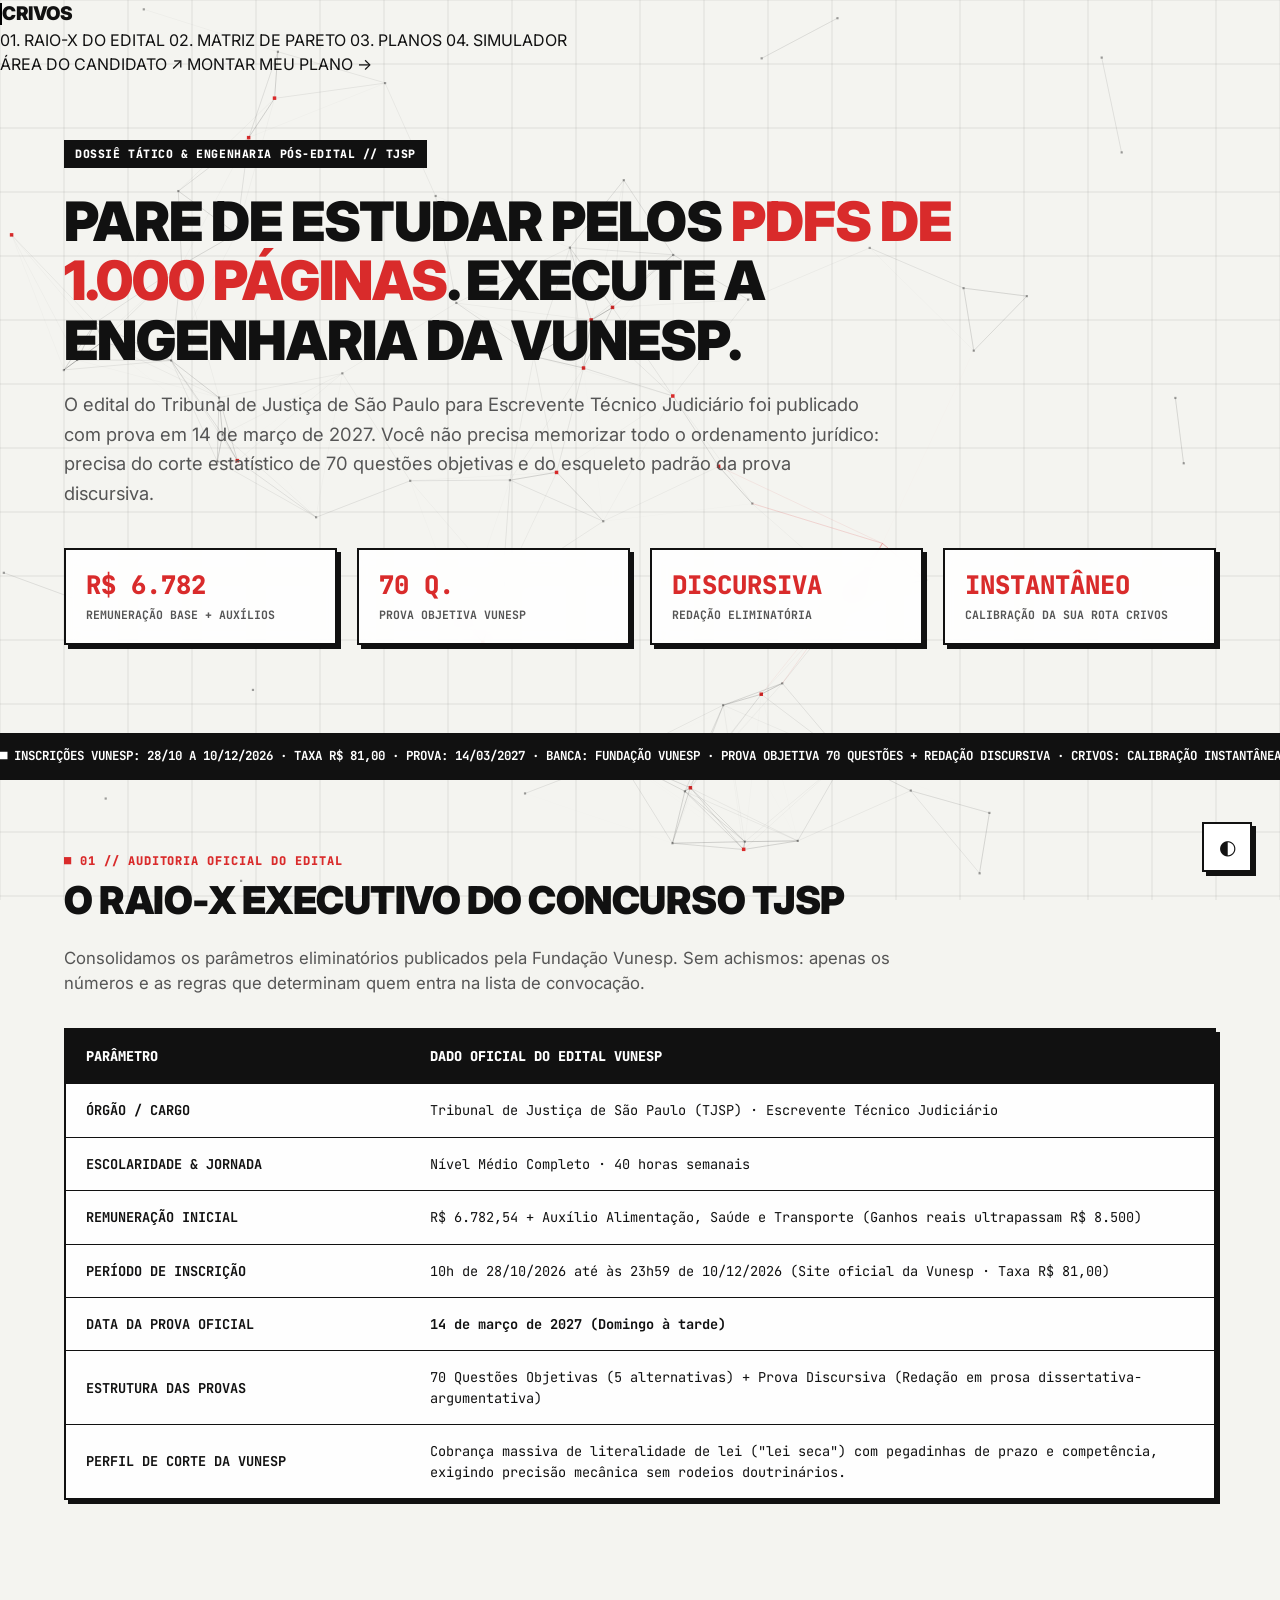
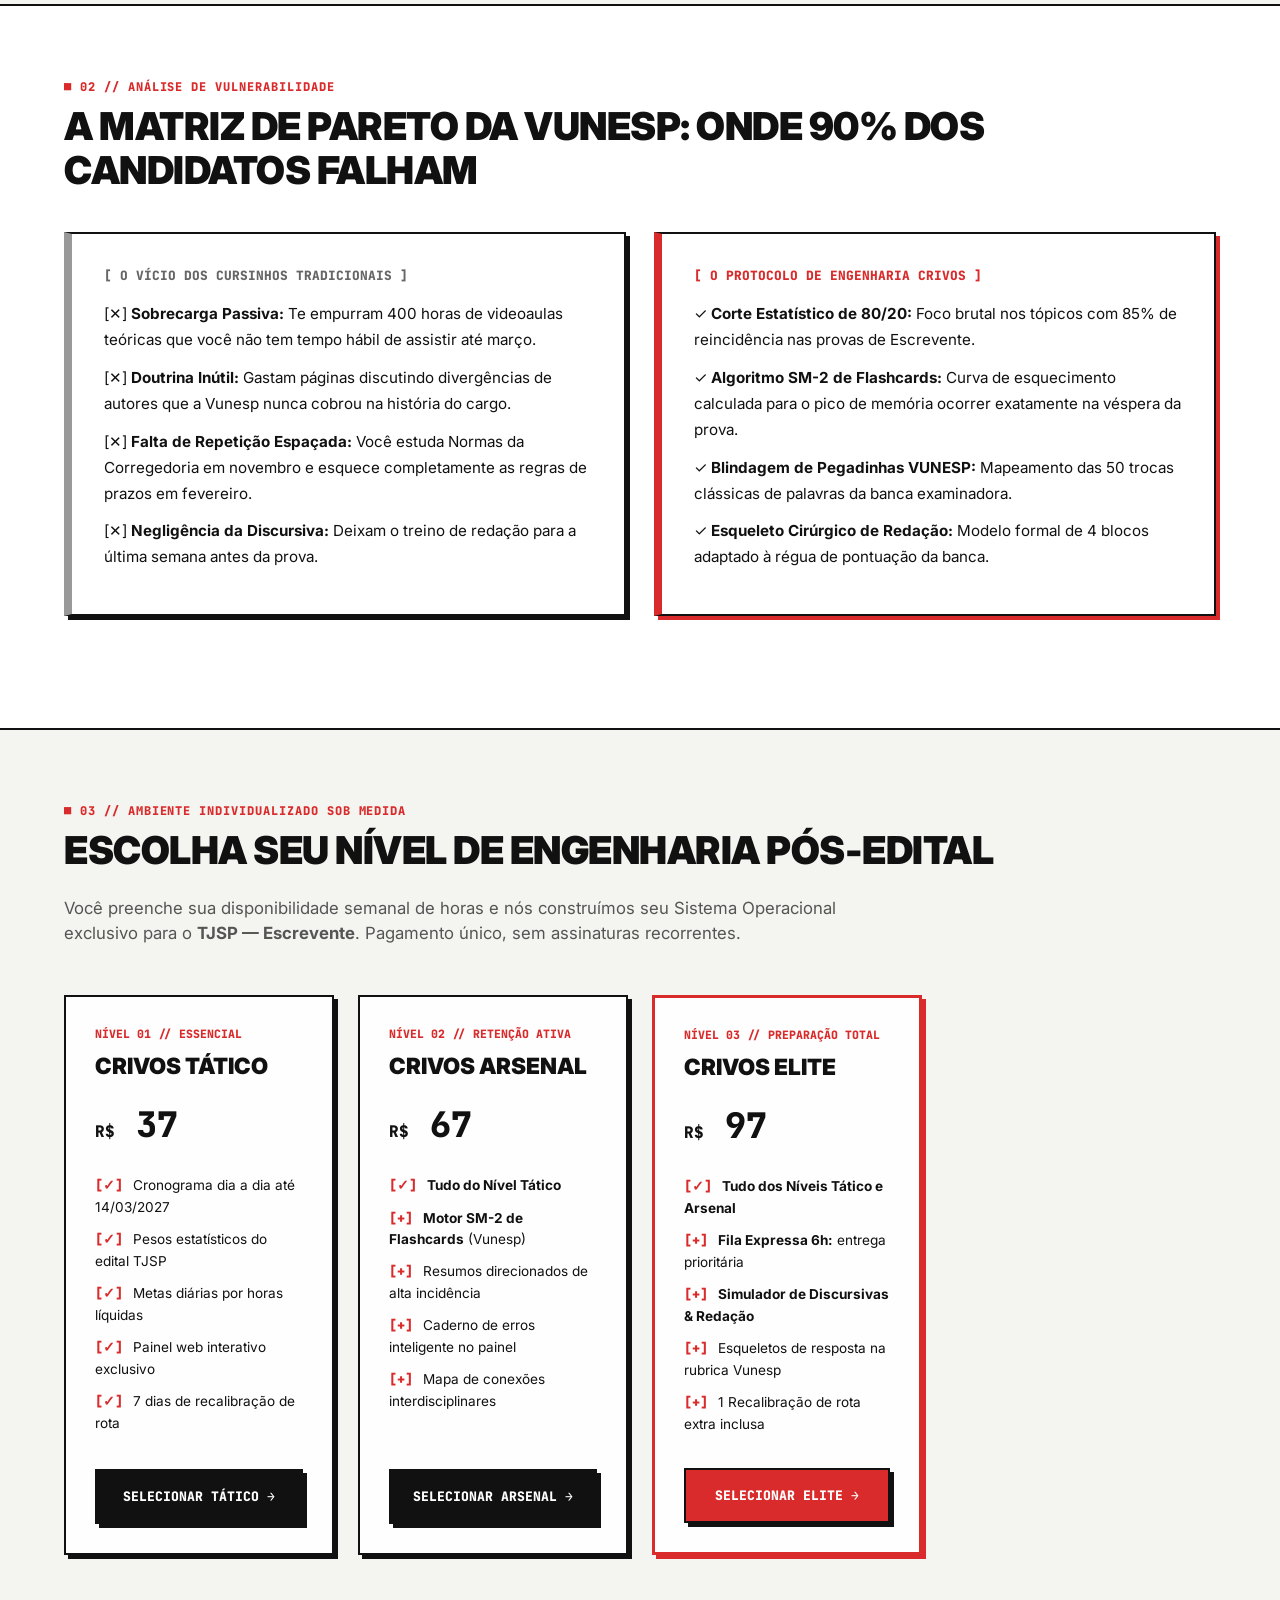
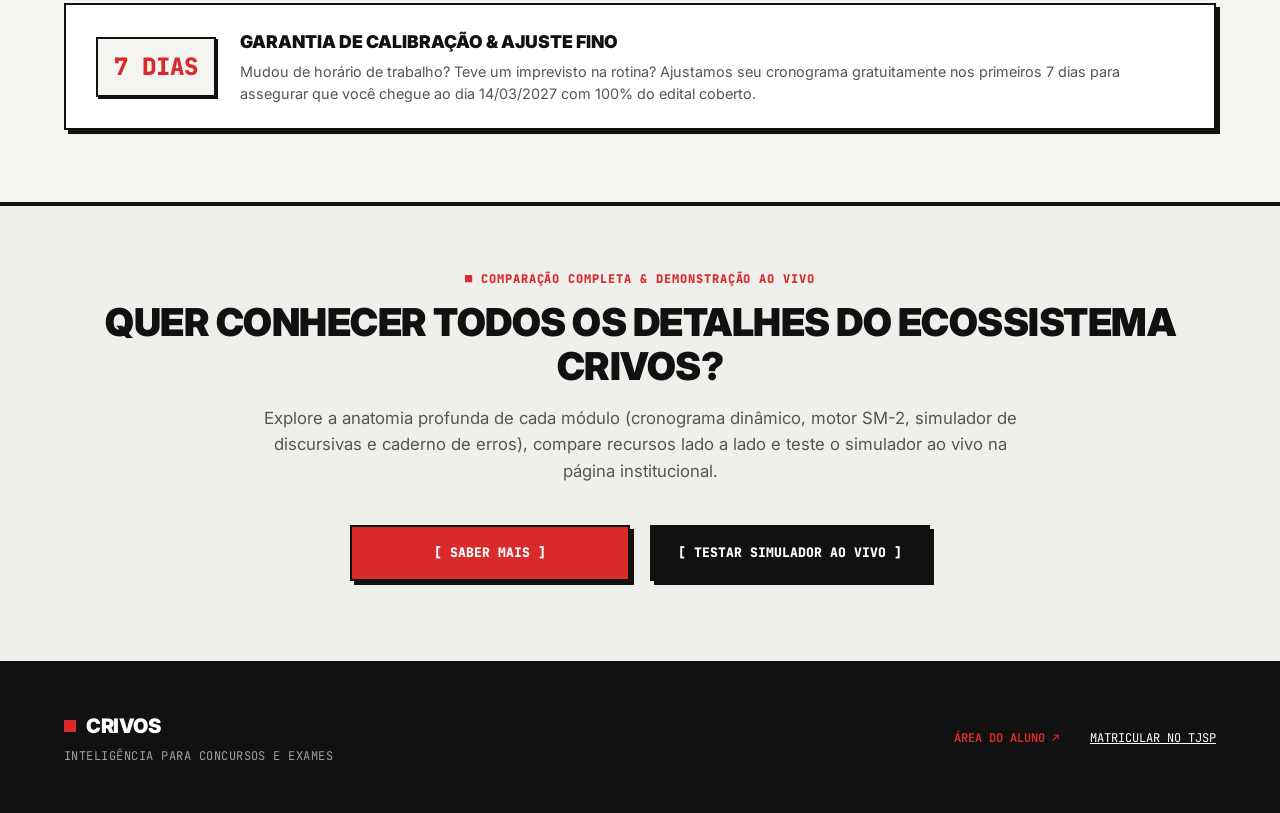
<file: concursos/tjsp-escrevente.html>
<!DOCTYPE html>
<html lang="pt-BR">
<head>
  <meta charset="utf-8">
  <meta name="viewport" content="width=device-width, initial-scale=1.0">
  <link rel="icon" type="image/svg+xml" href="data:image/svg+xml,<svg xmlns='http://www.w3.org/2000/svg' viewBox='0 0 100 100'><rect width='100' height='100' fill='%23D92B2B'/></svg>">
  <title>CRIVOS // Dossiê & Sistema Tático Pós-Edital TJSP (Escrevente)</title>
  <meta name="description" content="Engenharia reversa do edital TJSP 2026/2027 para Escrevente Técnico Judiciário (Banca VUNESP). Cronograma tático dia a dia, repetição espaçada SM-2 e inteligência estatística.">
  
  <link rel="preconnect" href="https://fonts.googleapis.com">
  <link rel="preconnect" href="https://fonts.gstatic.com" crossorigin>
  <link href="https://fonts.googleapis.com/css2?family=Inter:wght@400;500;600;700;800;900&family=JetBrains+Mono:wght@400;500;600;700;800&display=swap" rel="stylesheet">

  <style>
    :root {
      --bg-primary: #F4F4F0;
      --bg-surface: #FFFFFF;
      --text-primary: #111111;
      --text-secondary: #555555;
      --text-muted: #888888;
      --border-color: #111111;
      --accent-red: #D92B2B;
      --accent-green: #0D9488;
      --font-sans: 'Inter', -apple-system, BlinkMacSystemFont, sans-serif;
      --font-mono: 'JetBrains Mono', monospace;
      --shadow-hard: 4px 4px 0px #111111;
      --shadow-hard-red: 4px 4px 0px #D92B2B;
      --shadow-large: 6px 6px 0px #111111;
    }

    [data-theme="dark"] {
      --bg-primary: #0D0E11;
      --bg-surface: #16181D;
      --text-primary: #F4F4F0;
      --text-secondary: #A0A5B0;
      --text-muted: #6B7280;
      --border-color: #2D3139;
      --shadow-hard: 4px 4px 0px #2D3139;
      --shadow-large: 6px 6px 0px #2D3139;
    }

    * { box-sizing: border-box; margin: 0; padding: 0; }
    body {
      font-family: var(--font-sans);
      background-color: var(--bg-primary);
      color: var(--text-primary);
      line-height: 1.5;
      -webkit-font-smoothing: antialiased;
    }

    a { color: inherit; text-decoration: none; }

    .container {
      width: 100%;
      max-width: 1200px;
      margin: 0 auto;
      padding: 0 1.5rem;
    }

    /* HEADER */
    .header {
      background: var(--bg-surface);
      border-bottom: 2px solid var(--border-color);
      padding: 1rem 0;
      position: sticky;
      top: 0;
      z-index: 100;
    }
    .header-flex {
      display: flex;
      justify-content: space-between;
      align-items: center;
    }
    
    .brand-logo {
      display: flex;
      align-items: center;
      gap: 0.65rem;
      text-decoration: none;
    }
    .brand-sq {
      width: 12px;
      height: 12px;
      background: var(--accent-red);
      border: 1px solid #000000;
      flex-shrink: 0;
    }
    .brand-name {
      font-family: var(--font-sans);
      font-weight: 900;
      font-size: 1.18rem;
      letter-spacing: -0.5px;
      color: var(--text-primary);
    }
    .brand-concurso {
      font-family: var(--font-mono);
      font-weight: 800;
      font-size: 0.88rem;
      color: var(--accent-red);
      letter-spacing: -0.3px;
    }
    .header-nav {
      display: flex;
      gap: 1.5rem;
      font-family: var(--font-mono);
      font-size: 0.74rem;
      font-weight: 800;
      text-transform: uppercase;
      letter-spacing: 0.04em;
    }
    .header-nav a {
      color: var(--text-primary);
      transition: color 0.15s ease;
    }
    .header-nav a:hover {
      color: var(--accent-red);
    }
    .mobile-menu-btn {
      display: none;
      background: #111111;
      color: #FFFFFF;
      border: 1px solid #111111;
      padding: 6px 12px;
      font-family: var(--font-mono);
      font-size: 0.72rem;
      font-weight: 900;
      cursor: pointer;
      box-shadow: 2px 2px 0px var(--accent-red);
    }
    .mobile-drawer {
      display: none;
      position: fixed;
      top: 55px;
      left: 0;
      width: 100%;
      background: #111111;
      border-bottom: 2px solid var(--accent-red);
      padding: 1.5rem;
      z-index: 99;
      box-shadow: 0 10px 20px rgba(0,0,0,0.3);
    }
    .mobile-drawer.active {
      display: flex;
      flex-direction: column;
      gap: 1rem;
    }
    .mobile-drawer a {
      color: #FFFFFF;
      font-family: var(--font-mono);
      font-size: 0.82rem;
      font-weight: 700;
      text-transform: uppercase;
      padding: 0.5rem 0;
      border-bottom: 1px solid #222222;
    }
    .mobile-drawer a:last-child {
      border-bottom: none;
      color: var(--accent-red);
    }
    @media (max-width: 860px) {
      .header-nav { display: none; }
      .mobile-menu-btn { display: inline-block; }
    }


    /* HERO SECTION */
    .hero {
      padding: 4rem 0 3rem;
      border-bottom: 2px solid var(--border-color);
      background: var(--bg-surface);
    }
    .hero-tag {
      display: inline-block;
      background: #111111;
      color: #FFFFFF;
      font-family: var(--font-mono);
      font-size: 0.72rem;
      font-weight: 900;
      padding: 4px 10px;
      letter-spacing: 0.05em;
      text-transform: uppercase;
      margin-bottom: 1.5rem;
      border: 1px solid var(--border-color);
    }
    .hero-title {
      font-size: clamp(2rem, 4.5vw, 3.4rem);
      font-weight: 900;
      line-height: 1.1;
      letter-spacing: -1px;
      text-transform: uppercase;
      margin-bottom: 1.2rem;
      max-width: 980px;
    }
    .hero-title span { color: var(--accent-red); }
    .hero-sub {
      font-size: 1.15rem;
      color: var(--text-secondary);
      max-width: 820px;
      margin-bottom: 2.5rem;
      line-height: 1.6;
    }

    /* METRIC TILES */
    .metric-grid {
      display: grid;
      grid-template-columns: repeat(4, 1fr);
      gap: 1.25rem;
      margin-bottom: 2.5rem;
    }
    @media (max-width: 900px) {
      .metric-grid { grid-template-columns: repeat(2, 1fr); }
    }
    .metric-card {
      background: var(--bg-primary);
      border: 2px solid var(--border-color);
      padding: 1.25rem;
      box-shadow: var(--shadow-hard);
    }
    .metric-val {
      font-family: var(--font-mono);
      font-size: 1.6rem;
      font-weight: 900;
      color: var(--accent-red);
      line-height: 1.2;
      margin-bottom: 0.3rem;
    }
    .metric-lbl {
      font-family: var(--font-mono);
      font-size: 0.72rem;
      font-weight: 700;
      color: var(--text-secondary);
      text-transform: uppercase;
    }

    /* TICKER */
    .ticker {
      background: #111111;
      color: #FFFFFF;
      overflow: hidden;
      white-space: nowrap;
      padding: 0.75rem 0;
      font-family: var(--font-mono);
      font-size: 0.78rem;
      font-weight: 700;
      border-bottom: 2px solid #111111;
    }
    .ticker-inner {
      display: inline-block;
      animation: marquee 25s linear infinite;
    }
    @keyframes marquee {
      0% { transform: translate3d(0, 0, 0); }
      100% { transform: translate3d(-50%, 0, 0); }
    }

    /* SECTION STYLES */
    .section {
      padding: 4.5rem 0;
      border-bottom: 2px solid var(--border-color);
    }
    .section-eyebrow {
      font-family: var(--font-mono);
      font-size: 0.75rem;
      font-weight: 900;
      color: var(--accent-red);
      text-transform: uppercase;
      letter-spacing: 0.08em;
      margin-bottom: 0.5rem;
    }
    .section-title {
      font-size: clamp(1.6rem, 3vw, 2.4rem);
      font-weight: 900;
      text-transform: uppercase;
      letter-spacing: -0.5px;
      margin-bottom: 1.5rem;
      line-height: 1.15;
    }

    /* DOSSIER TABLE */
    .dossier-table {
      width: 100%;
      border-collapse: collapse;
      margin: 2rem 0;
      background: var(--bg-surface);
      border: 2px solid var(--border-color);
      box-shadow: var(--shadow-hard);
      font-family: var(--font-mono);
      font-size: 0.85rem;
    }
    .dossier-table th {
      background: #111111;
      color: #FFFFFF;
      text-align: left;
      padding: 1rem 1.25rem;
      font-weight: 900;
      text-transform: uppercase;
      border-bottom: 2px solid #111111;
    }
    .dossier-table td {
      padding: 1rem 1.25rem;
      border-bottom: 1px solid var(--border-color);
      color: var(--text-primary);
    }
    .dossier-table tr:last-child td { border-bottom: none; }
    .dossier-table tr:hover { background: rgba(0,0,0,0.02); }

    /* CONTRAST BOX */
    .contrast-grid {
      display: grid;
      grid-template-columns: 1fr 1fr;
      gap: 1.8rem;
      margin: 2.5rem 0;
    }
    @media (max-width: 800px) { .contrast-grid { grid-template-columns: 1fr; } }
    .contrast-card {
      border: 2px solid var(--border-color);
      padding: 2rem;
      background: var(--bg-surface);
      box-shadow: var(--shadow-hard);
    }
    .contrast-bad {
      border-left: 8px solid #999999;
    }
    .contrast-good {
      border-left: 8px solid var(--accent-red);
      box-shadow: var(--shadow-hard-red);
    }
    .contrast-header {
      font-family: var(--font-mono);
      font-size: 0.8rem;
      font-weight: 900;
      margin-bottom: 1rem;
      text-transform: uppercase;
    }
    .contrast-list {
      list-style: none;
      font-size: 0.95rem;
      line-height: 1.7;
    }
    .contrast-list li { margin-bottom: 0.75rem; }

    /* PRICING GRID */
    .pricing-grid {
      display: grid;
      grid-template-columns: repeat(4, 1fr);
      gap: 1.5rem;
      margin: 3rem 0;
    }
    @media (max-width: 1100px) { .pricing-grid { grid-template-columns: repeat(2, 1fr); } }
    @media (max-width: 650px) { .pricing-grid { grid-template-columns: 1fr; } }

    .price-card {
      background: var(--bg-surface);
      border: 2px solid var(--border-color);
      padding: 1.8rem;
      box-shadow: var(--shadow-hard);
      display: flex;
      flex-direction: column;
      justify-content: space-between;
    }
    .price-card.featured {
      border: 3px solid var(--accent-red);
      box-shadow: var(--shadow-hard-red);
    }
    .price-tier {
      font-family: var(--font-mono);
      font-size: 0.72rem;
      font-weight: 900;
      color: var(--accent-red);
      text-transform: uppercase;
      margin-bottom: 0.4rem;
    }
    .price-name {
      font-size: 1.4rem;
      font-weight: 900;
      margin-bottom: 1rem;
      text-transform: uppercase;
    }
    .price-val {
      font-family: var(--font-mono);
      font-size: 2.2rem;
      font-weight: 900;
      color: var(--text-primary);
      margin-bottom: 1.5rem;
    }
    .price-val small { font-size: 1rem; }
    .price-features {
      list-style: none;
      font-size: 0.85rem;
      line-height: 1.6;
      margin-bottom: 2rem;
      flex-grow: 1;
    }
    .price-features li { margin-bottom: 0.65rem; }
    .price-features span.sq {
      font-family: var(--font-mono);
      font-weight: 900;
      color: var(--accent-red);
      margin-right: 6px;
    }

    /* BUTTONS */
    .btn {
      display: inline-block;
      width: 100%;
      text-align: center;
      padding: 1rem;
      font-family: var(--font-mono);
      font-size: 0.82rem;
      font-weight: 900;
      text-transform: uppercase;
      border: 2px solid var(--border-color);
      box-shadow: var(--shadow-hard);
      cursor: pointer;
      transition: transform 0.1s ease, box-shadow 0.1s ease;
    }
    .btn:hover {
      transform: translate(-2px, -2px);
      box-shadow: 6px 6px 0px #111111;
    }
    .btn-red {
      background: var(--accent-red);
      color: #FFFFFF;
      border-color: #111111;
    }
    .btn-dark {
      background: #111111;
      color: #FFFFFF;
    }

    /* FOOTER */
    .footer {
      background: #111111;
      color: #FFFFFF;
      padding: 3rem 0;
      font-family: var(--font-mono);
      font-size: 0.78rem;
    }
    .footer-flex {
      display: flex;
      justify-content: space-between;
      align-items: center;
      flex-wrap: wrap;
      gap: 1.5rem;
    }
  
    /* BACKGROUND CANVAS & SCROLL PROGRESS */
    #coord-canvas {
      position: fixed;
      inset: 0;
      width: 100%;
      height: 100%;
      z-index: 0;
      pointer-events: none;
      display: block;
    }
    .scroll-progress-track {
      position: fixed;
      top: 0;
      left: 0;
      width: 100%;
      height: 4px;
      background: transparent;
      z-index: 1001;
    }
    .scroll-progress-bar {
      height: 100%;
      width: 0%;
      background: var(--accent-red);
    }

    .page-wrapper {
      position: relative;
      z-index: 1;
    }

    /* ELEMENTOS TRANSLÚCIDOS COM BLUR ELEGANTE */
    .header {
      background: rgba(255, 255, 255, 0.88);
      backdrop-filter: blur(10px);
      -webkit-backdrop-filter: blur(10px);
    }
    [data-theme="dark"] .header {
      background: rgba(22, 24, 29, 0.88);
    }

    .hero {
      background: transparent;
    }

    .section {
      background: transparent;
    }

    .metric-card, .contrast-card, .price-card, .dossier-table {
      background: rgba(255, 255, 255, 0.88);
      backdrop-filter: blur(8px);
      -webkit-backdrop-filter: blur(8px);
    }
    [data-theme="dark"] .metric-card, 
    [data-theme="dark"] .contrast-card, 
    [data-theme="dark"] .price-card, 
    [data-theme="dark"] .dossier-table {
      background: rgba(22, 24, 29, 0.88);
    }

    /* BOTÃO FLUTUANTE DE TEMA */
    .theme-floating-btn {
      position: fixed !important;
      bottom: 1.75rem !important;
      right: 1.75rem !important;
      z-index: 99999 !important;
      width: 50px;
      height: 50px;
      background: var(--bg-surface);
      border: 2px solid var(--border-color);
      box-shadow: var(--shadow-hard);
      color: var(--text-primary);
      display: inline-flex;
      align-items: center;
      justify-content: center;
      cursor: pointer;
      font-size: 1.25rem;
      user-select: none;
      transition: transform 0.15s ease, box-shadow 0.15s ease;
    }
    .theme-floating-btn:hover {
      transform: translate(-2px, -2px);
      box-shadow: 6px 6px 0px var(--border-color);
    }
    [data-theme="dark"] .theme-floating-btn:hover {
      box-shadow: 6px 6px 0px #000000;
    }

  
    /* GARANTIA STRIP CORRIGIDA COM ALTO CONTRASTE */
    .guarantee-box {
      background: var(--bg-surface) !important;
      border: 2px solid var(--border-color);
      padding: 1.5rem 1.85rem;
      box-shadow: var(--shadow-hard);
      display: flex;
      align-items: center;
      gap: 1.5rem;
      flex-wrap: wrap;
      margin-top: 2rem;
    }
    .guarantee-box h4 {
      color: var(--text-primary) !important;
      font-size: 1.1rem;
      font-weight: 900;
      text-transform: uppercase;
      margin-bottom: 0.35rem;
    }
    .guarantee-box p {
      color: var(--text-secondary) !important;
      font-size: 0.9rem;
      line-height: 1.5;
    }
    .guarantee-badge-num {
      font-family: var(--font-mono);
      font-size: 1.5rem;
      font-weight: 900;
      color: var(--accent-red);
      background: var(--bg-primary);
      padding: 10px 16px;
      border: 2px solid var(--border-color);
      box-shadow: 2px 2px 0px var(--border-color);
      white-space: nowrap;
    }

  
    
    @keyframes pulse {
      0%, 100% { opacity: 1; }

    /* ==========================================================================
       TOPBAR & BRAND OFICIAL (COPIADA EXATAMENTE DA INDEX.HTML)
       ========================================================================== */
    .topbar {
        position: sticky;
        top: 0;
        z-index: 1000;
        background-color: rgba(244, 244, 240, 0.92);
        backdrop-filter: blur(12px);
        -webkit-backdrop-filter: blur(12px);
        border-bottom: 2px solid var(--border-color);
        transition: background-color 0.2s ease, border-color 0.2s ease;
        padding: 0;
    }

    [data-theme="dark"] .topbar {
        background-color: rgba(13, 14, 17, 0.92);
    }

    .topbar-container {
        display: flex;
        align-items: center;
        justify-content: space-between;
        height: 64px;
        max-width: 1200px;
        margin: 0 auto;
        padding: 0 1.5rem;
        gap: 1rem;
    }

    .brand {
        display: flex;
        align-items: center;
        gap: 0.65rem;
        text-decoration: none;
        color: var(--text-primary);
        flex-shrink: 0;
    }

    .brand-sq {
        width: 12px;
        height: 12px;
        background-color: var(--accent-red);
        border: 1px solid #000000;
        display: inline-block;
        flex-shrink: 0;
        transition: transform 0.2s ease;
    }

    .brand:hover .brand-sq {
        transform: rotate(90deg);
    }

    .brand-name {
        font-family: var(--font-sans);
        font-weight: 900;
        font-size: 1.4rem;
        letter-spacing: -0.04em;
        text-transform: uppercase;
        line-height: 1;
        color: var(--text-primary);
    }

    .nav-links {
        display: flex;
        align-items: center;
        justify-content: center;
        gap: clamp(1rem, 1.8vw, 2.2rem);
        flex: 1;
    }

    .nav-link {
        font-family: var(--font-mono);
        font-size: clamp(0.7rem, 0.85vw, 0.78rem);
        font-weight: 700;
        text-transform: uppercase;
        text-decoration: none;
        color: var(--text-secondary);
        transition: color 0.15s ease;
        white-space: nowrap;
        flex-shrink: 0;
    }

    .nav-link:hover {
        color: var(--accent-red);
    }

    .nav-actions {
        display: flex;
        align-items: center;
        gap: 0.75rem;
        flex-shrink: 0;
    }

    .nav-login {
        font-family: var(--font-mono);
        font-size: 0.74rem;
        font-weight: 700;
        text-transform: uppercase;
        text-decoration: none;
        color: var(--text-primary);
        padding: 0.55rem 0.95rem;
        border: 2px solid var(--border-color);
        background: var(--bg-surface);
        box-shadow: 2px 2px 0px var(--border-color);
        transition: transform 0.15s ease, box-shadow 0.15s ease, background 0.15s ease;
        white-space: nowrap;
    }

    .nav-login:hover {
        transform: translate(-1px, -1px);
        box-shadow: 3px 3px 0px var(--border-color);
    }

    .nav-cta {
        font-family: var(--font-mono);
        font-size: 0.74rem;
        font-weight: 800;
        text-transform: uppercase;
        text-decoration: none;
        color: #FFFFFF;
        background: var(--accent-red);
        padding: 0.55rem 1.05rem;
        border: 2px solid var(--border-color);
        box-shadow: 2px 2px 0px var(--border-color);
        transition: transform 0.15s ease, box-shadow 0.15s ease, background 0.15s ease;
        white-space: nowrap;
    }

    .nav-cta:hover {
        transform: translate(-1px, -1px);
        box-shadow: 3px 3px 0px var(--border-color);
    }

    .mobile-menu-btn {
        display: none;
        align-items: center;
        gap: 0.5rem;
        font-family: var(--font-mono);
        font-size: 0.74rem;
        font-weight: 800;
        text-transform: uppercase;
        padding: 0.55rem 0.9rem;
        border: 2px solid var(--border-color);
        background: var(--bg-surface);
        box-shadow: 2px 2px 0px var(--border-color);
        color: var(--text-primary);
        cursor: pointer;
    }

    .mobile-drawer {
        display: none;
        position: fixed;
        top: 64px;
        left: 0;
        width: 100%;
        background: var(--bg-surface);
        border-bottom: 2px solid var(--border-color);
        box-shadow: 0 10px 25px rgba(0,0,0,0.25);
        padding: 1.5rem;
        z-index: 999;
    }

    .mobile-drawer.active {
        display: flex;
        flex-direction: column;
        gap: 1rem;
    }

    .mobile-drawer a {
        font-family: var(--font-mono);
        font-size: 0.85rem;
        font-weight: 700;
        text-transform: uppercase;
        color: var(--text-primary);
        padding: 0.6rem 0;
        border-bottom: 1px solid var(--border-color);
        text-decoration: none;
        display: flex;
        justify-content: space-between;
    }

    @media (max-width: 960px) {
        .nav-links,
        .nav-actions .nav-login,
        .nav-actions .nav-cta {
            display: none;
        }
        .mobile-menu-btn {
            display: inline-flex;
        }
    }

  </style>
  <script src="/assets/crivos-tracking.js" defer></script>
</head>
<body>

  <!-- SCROLL PROGRESS & CANVAS -->
  <div class="scroll-progress-track">
    <div class="scroll-progress-bar" id="scroll-bar"></div>
  </div>
  <canvas id="coord-canvas"></canvas>

  <div class="page-wrapper">

    <!-- HEADER OFICIAL DA CRIVOS (EXATAMENTE COMO NA HOME) -->
    <header class="topbar">
        <div class="topbar-container">
            <a href="/" class="brand">
                <span class="brand-sq"></span>
                <span class="brand-name">CRIVOS</span>
            </a>

            <nav class="nav-links" aria-label="Navegação Principal">
                <a href="#dossie" class="nav-link">01. RAIO-X DO EDITAL</a>
                <a href="#pareto" class="nav-link">02. MATRIZ DE PARETO</a>
                <a href="#planos" class="nav-link">03. PLANOS</a>
                <a href="/#demonstracao" class="nav-link">04. SIMULADOR</a>
            </nav>

            <div class="nav-actions">
                <a href="https://app.crivos.me" target="_blank" class="nav-login">ÁREA DO CANDIDATO ↗</a>
                <a href="#planos" class="nav-cta">MONTAR MEU PLANO →</a>
                <button class="mobile-menu-btn" id="mobile-toggle" onclick="toggleMenu()" type="button" aria-label="Abrir Menu">
                    <span>☰ MENU</span>
                </button>
            </div>
        </div>

        <!-- GAVETA MOBILE -->
        <div class="mobile-drawer" id="mobile-drawer">
            <a href="#dossie" onclick="toggleMenu()"><span>01. RAIO-X DO EDITAL</span><span>↗</span></a>
            <a href="#pareto" onclick="toggleMenu()"><span>02. MATRIZ DE PARETO</span><span>↗</span></a>
            <a href="#planos" onclick="toggleMenu()"><span>03. PLANOS &amp; CHECKOUT</span><span>↗</span></a>
            <a href="https://app.crivos.me" target="_blank"><span>04. ÁREA DO CANDIDATO</span><span>↗</span></a>
        </div>
    </header>
  

    <!-- TOP BAR -->
    

    

  

  <!-- HERO -->
  <section class="hero">
    <div class="container">
      <div class="hero-tag">DOSSIÊ TÁTICO & ENGENHARIA PÓS-EDITAL // TJSP</div>
      <h1 class="hero-title">
        PARE DE ESTUDAR PELOS <span>PDFs DE 1.000 PÁGINAS</span>. EXECUTE A ENGENHARIA DA VUNESP.
      </h1>
      <p class="hero-sub">
        O edital do Tribunal de Justiça de São Paulo para Escrevente Técnico Judiciário foi publicado com prova em 14 de março de 2027. Você não precisa memorizar todo o ordenamento jurídico: precisa do corte estatístico de 70 questões objetivas e do esqueleto padrão da prova discursiva.
      </p>

      <!-- TILES KPI -->
      <div class="metric-grid">
        <div class="metric-card">
          <div class="metric-val">R$ 6.782</div>
          <div class="metric-lbl">Remuneração Base + Auxílios</div>
        </div>
        <div class="metric-card">
          <div class="metric-val">70 Q.</div>
          <div class="metric-lbl">Prova Objetiva VUNESP</div>
        </div>
        <div class="metric-card">
          <div class="metric-val">DISCURSIVA</div>
          <div class="metric-lbl">Redação Eliminatória</div>
        </div>
        <div class="metric-card">
          <div class="metric-val">INSTANTÂNEO</div>
          <div class="metric-lbl">Calibração da sua Rota CRIVOS</div>
        </div>
      </div>
    </div>
  </section>

  <!-- TICKER -->
  <div class="ticker" aria-hidden="true">
    <div class="ticker-inner">
      ■ INSCRIÇÕES VUNESP: 28/10 A 10/12/2026 · TAXA R$ 81,00 · PROVA: 14/03/2027 · BANCA: FUNDAÇÃO VUNESP · PROVA OBJETIVA 70 QUESTÕES + REDAÇÃO DISCURSIVA · CRIVOS: CALIBRAÇÃO INSTANTÂNEA EM TODOS OS PLANOS ·
      ■ INSCRIÇÕES VUNESP: 28/10 A 10/12/2026 · TAXA R$ 81,00 · PROVA: 14/03/2027 · BANCA: FUNDAÇÃO VUNESP · PROVA OBJETIVA 70 QUESTÕES + REDAÇÃO DISCURSIVA · CRIVOS: CALIBRAÇÃO INSTANTÂNEA EM TODOS OS PLANOS ·
    </div>
  </div>

  <!-- SEÇÃO 01: RAIO-X DO EDITAL -->
  <section id="dossie" class="section">
    <div class="container">
      <div class="section-eyebrow">■ 01 // AUDITORIA OFICIAL DO EDITAL</div>
      <h2 class="section-title">O RAIO-X EXECUTIVO DO CONCURSO TJSP</h2>
      <p style="color:var(--text-secondary);max-width:850px;font-size:1.05rem;">
        Consolidamos os parâmetros eliminatórios publicados pela Fundação Vunesp. Sem achismos: apenas os números e as regras que determinam quem entra na lista de convocação.
      </p>

      <table class="dossier-table">
        <thead>
          <tr>
            <th width="30%">PARÂMETRO</th>
            <th>DADO OFICIAL DO EDITAL VUNESP</th>
          </tr>
        </thead>
        <tbody>
          <tr>
            <td><strong>ÓRGÃO / CARGO</strong></td>
            <td>Tribunal de Justiça de São Paulo (TJSP) · Escrevente Técnico Judiciário</td>
          </tr>
          <tr>
            <td><strong>ESCOLARIDADE & JORNADA</strong></td>
            <td>Nível Médio Completo · 40 horas semanais</td>
          </tr>
          <tr>
            <td><strong>REMUNERAÇÃO INICIAL</strong></td>
            <td>R$ 6.782,54 + Auxílio Alimentação, Saúde e Transporte (Ganhos reais ultrapassam R$ 8.500)</td>
          </tr>
          <tr>
            <td><strong>PERÍODO DE INSCRIÇÃO</strong></td>
            <td>10h de 28/10/2026 até às 23h59 de 10/12/2026 (Site oficial da Vunesp · Taxa R$ 81,00)</td>
          </tr>
          <tr>
            <td><strong>DATA DA PROVA OFICIAL</strong></td>
            <td><strong>14 de março de 2027 (Domingo à tarde)</strong></td>
          </tr>
          <tr>
            <td><strong>ESTRUTURA DAS PROVAS</strong></td>
            <td>70 Questões Objetivas (5 alternativas) + Prova Discursiva (Redação em prosa dissertativa-argumentativa)</td>
          </tr>
          <tr>
            <td><strong>PERFIL DE CORTE DA VUNESP</strong></td>
            <td>Cobrança massiva de literalidade de lei ("lei seca") com pegadinhas de prazo e competência, exigindo precisão mecânica sem rodeios doutrinários.</td>
          </tr>
        </tbody>
      </table>
    </div>
  </section>

  <!-- SEÇÃO 02: PARETO & CONTRASTE -->
  <section id="pareto" class="section" style="background:var(--bg-surface);">
    <div class="container">
      <div class="section-eyebrow">■ 02 // ANÁLISE DE VULNERABILIDADE</div>
      <h2 class="section-title">A MATRIZ DE PARETO DA VUNESP: ONDE 90% DOS CANDIDATOS FALHAM</h2>

      <div class="contrast-grid">
        <div class="contrast-card contrast-bad">
          <div class="contrast-header" style="color:#666666;">[ O VÍCIO DOS CURSINHOS TRADICIONAIS ]</div>
          <ul class="contrast-list">
            <li>[✕] <strong>Sobrecarga Passiva:</strong> Te empurram 400 horas de videoaulas teóricas que você não tem tempo hábil de assistir até março.</li>
            <li>[✕] <strong>Doutrina Inútil:</strong> Gastam páginas discutindo divergências de autores que a Vunesp nunca cobrou na história do cargo.</li>
            <li>[✕] <strong>Falta de Repetição Espaçada:</strong> Você estuda Normas da Corregedoria em novembro e esquece completamente as regras de prazos em fevereiro.</li>
            <li>[✕] <strong>Negligência da Discursiva:</strong> Deixam o treino de redação para a última semana antes da prova.</li>
          </ul>
        </div>

        <div class="contrast-card contrast-good">
          <div class="contrast-header" style="color:var(--accent-red);">[ O PROTOCOLO DE ENGENHARIA CRIVOS ]</div>
          <ul class="contrast-list">
            <li>✓ <strong>Corte Estatístico de 80/20:</strong> Foco brutal nos tópicos com 85% de reincidência nas provas de Escrevente.</li>
            <li>✓ <strong>Algoritmo SM-2 de Flashcards:</strong> Curva de esquecimento calculada para o pico de memória ocorrer exatamente na véspera da prova.</li>
            <li>✓ <strong>Blindagem de Pegadinhas VUNESP:</strong> Mapeamento das 50 trocas clássicas de palavras da banca examinadora.</li>
            <li>✓ <strong>Esqueleto Cirúrgico de Redação:</strong> Modelo formal de 4 blocos adaptado à régua de pontuação da banca.</li>
          </ul>
        </div>
      </div>
    </div>
  </section>

  <!-- SEÇÃO 03: TABELA DE PLANOS -->
  <section id="planos" class="section">
    <div class="container">
      <div class="section-eyebrow">■ 03 // AMBIENTE INDIVIDUALIZADO SOB MEDIDA</div>
      <h2 class="section-title">ESCOLHA SEU NÍVEL DE ENGENHARIA PÓS-EDITAL</h2>
      <p style="color:var(--text-secondary);max-width:850px;font-size:1.05rem;">
        Você preenche sua disponibilidade semanal de horas e nós construímos seu Sistema Operacional exclusivo para o <strong>TJSP — Escrevente</strong>. Pagamento único, sem assinaturas recorrentes.
      </p>

      <div class="pricing-grid">
        <!-- NÍVEL 1: TÁTICO -->
        <div class="price-card">
          <div>
            <div class="price-tier">NÍVEL 01 // ESSENCIAL</div>
            <h3 class="price-name">CRIVOS TÁTICO</h3>
            <div class="price-val"><small>R$</small> 37</div>
            <ul class="price-features">
              <li><span class="sq">[✓]</span> Cronograma dia a dia até 14/03/2027</li>
              <li><span class="sq">[✓]</span> Pesos estatísticos do edital TJSP</li>
              <li><span class="sq">[✓]</span> Metas diárias por horas líquidas</li>
              <li><span class="sq">[✓]</span> Painel web interativo exclusivo</li>
              <li><span class="sq">[✓]</span> 7 dias de recalibração de rota</li>
            </ul>
          </div>
          <a href="/payment.html?concurso=TJSP&cargo=Escrevente%20Técnico%20Judiciário&produto=tatico&utm_source=lp_tjsp" class="btn btn-dark">Selecionar Tático →</a>
        </div>

        <!-- NÍVEL 2: ARSENAL -->
        <div class="price-card">
          <div>
            <div class="price-tier">NÍVEL 02 // RETENÇÃO ATIVA</div>
            <h3 class="price-name">CRIVOS ARSENAL</h3>
            <div class="price-val"><small>R$</small> 67</div>
            <ul class="price-features">
              <li><span class="sq">[✓]</span> <strong>Tudo do Nível Tático</strong></li>
              <li><span class="sq">[+]</span> <strong>Motor SM-2 de Flashcards</strong> (Vunesp)</li>
              <li><span class="sq">[+]</span> Resumos direcionados de alta incidência</li>
              <li><span class="sq">[+]</span> Caderno de erros inteligente no painel</li>
              <li><span class="sq">[+]</span> Mapa de conexões interdisciplinares</li>
            </ul>
          </div>
          <a href="/payment.html?concurso=TJSP&cargo=Escrevente%20Técnico%20Judiciário&produto=arsenal&utm_source=lp_tjsp" class="btn btn-dark">Selecionar Arsenal →</a>
        </div>

        <!-- NÍVEL 3: ELITE -->
        <div class="price-card featured">
          <div>
            <div class="price-tier">NÍVEL 03 // PREPARAÇÃO TOTAL</div>
            <h3 class="price-name">CRIVOS ELITE</h3>
            <div class="price-val"><small>R$</small> 97</div>
            <ul class="price-features">
              <li><span class="sq">[✓]</span> <strong>Tudo dos Níveis Tático e Arsenal</strong></li>
              <li><span class="sq">[+]</span> <strong>Fila Expressa 6h:</strong> entrega prioritária</li>
              <li><span class="sq">[+]</span> <strong>Simulador de Discursivas & Redação</strong></li>
              <li><span class="sq">[+]</span> Esqueletos de resposta na rubrica Vunesp</li>
              <li><span class="sq">[+]</span> 1 Recalibração de rota extra inclusa</li>
            </ul>
          </div>
          <a href="/payment.html?concurso=TJSP&cargo=Escrevente%20Técnico%20Judiciário&produto=elite&utm_source=lp_tjsp" class="btn btn-red">Selecionar Elite →</a>
        </div>
      </div>

      <!-- SELO DE GARANTIA -->
      <div class="guarantee-box">
          <div class="guarantee-badge-num">7 DIAS</div>
          <div style="flex:1;">
            <h4>GARANTIA DE CALIBRAÇÃO &amp; AJUSTE FINO</h4>
            <p>
            Mudou de horário de trabalho? Teve um imprevisto na rotina? Ajustamos seu cronograma gratuitamente nos primeiros 7 dias para assegurar que você chegue ao dia 14/03/2027 com 100% do edital coberto.
          </p>
          </div>
        </div>
    </div>
  </section>

  
  <!-- SEÇÃO 04: QUER SABER MAIS SOBRE NOSSOS PLANOS? -->
  <section class="section" style="padding: 4rem 0 5rem; border-top: 2px solid var(--border-color); background: rgba(0,0,0,0.02);">
    <div class="container" style="text-align: center;">
      <div class="section-eyebrow" style="margin-bottom: 0.75rem;">■ COMPARAÇÃO COMPLETA & DEMONSTRAÇÃO AO VIVO</div>
      <h2 class="section-title" style="margin-bottom: 1rem;">QUER CONHECER TODOS OS DETALHES DO ECOSSISTEMA CRIVOS?</h2>
      <p style="color: var(--text-secondary); max-width: 780px; margin: 0 auto 2.5rem; font-size: 1.05rem; line-height: 1.6;">
        Explore a anatomia profunda de cada módulo (cronograma dinâmico, motor SM-2, simulador de discursivas e caderno de erros), compare recursos lado a lado e teste o simulador ao vivo na página institucional.
      </p>

      <div style="display: flex; justify-content: center; gap: 1.25rem; flex-wrap: wrap;">
        <a href="/" class="btn btn-red" style="max-width: 280px; text-decoration: none;">
          [ SABER MAIS ]
        </a>
        <a href="/#demonstracao" class="btn btn-dark" style="max-width: 280px; text-decoration: none;">
          [ TESTAR SIMULADOR AO VIVO ]
        </a>
      </div>
    </div>
  </section>

  <!-- FOOTER -->
  
  <!-- FOOTER -->
  <footer class="footer">
    <div class="container footer-flex">
      <div>
        <div style="display:flex;align-items:center;gap:0.65rem;margin-bottom:0.4rem;">
          <span style="display:inline-block;width:12px;height:12px;background:var(--accent-red);flex-shrink:0;"></span>
          <span style="font-family:var(--font-sans);font-weight:900;font-size:1.25rem;letter-spacing:-0.5px;color:#FFFFFF;">CRIVOS</span>
        </div>
        <div style="font-family:var(--font-mono);font-size:0.75rem;color:#A0A0A0;text-transform:uppercase;letter-spacing:0.04em;">
          Inteligência para Concursos e Exames
        </div>
      </div>
      <div style="font-family:var(--font-mono);font-size:0.75rem;">
        <a href="https://app.crivos.me" target="_blank" style="color:var(--accent-red);font-weight:bold;margin-right:1.5rem;">ÁREA DO ALUNO ↗</a>
        <a href="/payment.html?concurso=TJSP&cargo=Escrevente%20Técnico%20Judiciário&produto=elite" style="color:#FFFFFF;text-decoration:underline;">MATRICULAR NO TJSP</a>
      </div>
    </div>
  </footer>
  </div> <!-- /page-wrapper -->

  <!-- BOTÃO FLUTUANTE DE TEMA -->
  <button class="theme-floating-btn" id="theme-toggle" type="button" title="Alternar Modo Claro / Escuro" aria-label="Alternar Tema">
    <span id="theme-icon">◐</span>
  </button>


<script>
    function toggleMenu() {
      const d = document.getElementById('mobile-drawer');
      const b = document.getElementById('mobile-toggle');
      if (d) {
        d.classList.toggle('active');
        if (b) {
          b.textContent = d.classList.contains('active') ? '[ ✕ FECHAR ]' : '[ ☰ MENU ]';
        }
      }
    }
  </script>

  <script>
    // 1. ALTERNÂNCIA DE TEMA (CLARO / ESCURO)
    const themeBtn = document.getElementById('theme-toggle');
    const themeIcon = document.getElementById('theme-icon');

    function applyTheme(isDark) {
      if (isDark) {
        document.documentElement.setAttribute('data-theme', 'dark');
        if (themeIcon) themeIcon.textContent = '◑';
      } else {
        document.documentElement.removeAttribute('data-theme');
        if (themeIcon) themeIcon.textContent = '◐';
      }
    }

    const savedTheme = localStorage.getItem('crivos_theme');
    const prefersDark = window.matchMedia('(prefers-color-scheme: dark)').matches;
    let isDark = savedTheme ? savedTheme === 'dark' : prefersDark;
    applyTheme(isDark);

    if (themeBtn) {
      themeBtn.addEventListener('click', () => {
        isDark = !isDark;
        applyTheme(isDark);
        localStorage.setItem('crivos_theme', isDark ? 'dark' : 'light');
      });
    }

    // 2. SCROLL PROGRESS
    window.addEventListener('scroll', () => {
      const bar = document.getElementById('scroll-bar');
      if (bar) {
        const scrolled = (window.scrollY / (document.documentElement.scrollHeight - window.innerHeight)) * 100;
        bar.style.width = Math.min(Math.max(scrolled, 0), 100) + '%';
      }
    });

    // 3. CANVAS DE COORDENADAS INTERATIVO COM NÓS E TELEMETRIA
    const canvas = document.getElementById('coord-canvas');
    if (canvas) {
      const ctx = canvas.getContext('2d');
      let width = window.innerWidth;
      let height = window.innerHeight;
      let dpr = 1;
      let pulseAngle = 0;
      const pointer = { x: 0, y: 0, active: false };

      function setCanvasSize() {
        width = window.innerWidth;
        height = window.innerHeight;
        dpr = Math.min(window.devicePixelRatio || 1, 2);
        canvas.width = width * dpr;
        canvas.height = height * dpr;
        ctx.setTransform(dpr, 0, 0, dpr, 0, 0);
      }

      let nodes = [];
      function initNodes() {
        setCanvasSize();
        nodes = [];
        const isMobile = width < 768;
        const densityDivisor = isMobile ? 12000 : 16000;
        const count = Math.max(32, Math.min(85, Math.floor((width * height) / densityDivisor)));
        const speed = isMobile ? 0.32 : 0.44;

        for (let i = 0; i < count; i++) {
          const isMajor = Math.random() > 0.8;
          nodes.push({
            x: Math.random() * width,
            y: Math.random() * height,
            vx: (Math.random() - 0.5) * speed,
            vy: (Math.random() - 0.5) * speed,
            size: isMajor ? 3.5 : 2.2,
            isMajor: isMajor
          });
        }
      }

      initNodes();

      let resizeTimer = null;
      window.addEventListener('resize', () => {
        clearTimeout(resizeTimer);
        resizeTimer = setTimeout(() => { initNodes(); }, 120);
      });

      window.addEventListener('mousemove', (e) => {
        pointer.x = e.clientX;
        pointer.y = e.clientY;
        pointer.active = true;
      }, { passive: true });

      window.addEventListener('mouseleave', () => { pointer.active = false; }, { passive: true });

      window.addEventListener('touchstart', (e) => {
        if (e.touches && e.touches[0]) {
          pointer.x = e.touches[0].clientX;
          pointer.y = e.touches[0].clientY;
          pointer.active = true;
        }
      }, { passive: true });

      window.addEventListener('touchmove', (e) => {
        if (e.touches && e.touches[0]) {
          pointer.x = e.touches[0].clientX;
          pointer.y = e.touches[0].clientY;
          pointer.active = true;
        }
      }, { passive: true });

      window.addEventListener('touchend', () => { pointer.active = false; }, { passive: true });

      function renderCanvas() {
        ctx.clearRect(0, 0, width, height);
        const isDark = document.documentElement.getAttribute('data-theme') === 'dark';
        const isMobile = width < 768;

        const gridStroke = isDark ? 'rgba(242, 242, 238, 0.065)' : 'rgba(17, 17, 17, 0.085)';
        const nodeFill = isDark ? 'rgba(242, 242, 238, 0.45)' : 'rgba(17, 17, 17, 0.38)';
        const majorNodeFill = '#D92B2B';

        // Malha arquitetural
        const step = isMobile ? 44 : 64;
        ctx.strokeStyle = gridStroke;
        ctx.lineWidth = 1;
        ctx.beginPath();
        for (let x = 0; x <= width; x += step) {
          ctx.moveTo(x, 0);
          ctx.lineTo(x, height);
        }
        for (let y = 0; y <= height; y += step) {
          ctx.moveTo(0, y);
          ctx.lineTo(width, y);
        }
        ctx.stroke();

        // Ponto focal autônomo / radar vermelho
        pulseAngle += 0.012;
        const focalX = pointer.active ? pointer.x : width * 0.5 + Math.cos(pulseAngle) * (width * 0.28);
        const focalY = pointer.active ? pointer.y : height * 0.45 + Math.sin(pulseAngle * 0.8) * (height * 0.25);
        const connectDist = isMobile ? 125 : 160;
        const focalDist = isMobile ? 165 : 220;

        for (let i = 0; i < nodes.length; i++) {
          const n = nodes[i];
          n.x += n.vx;
          n.y += n.vy;

          if (n.x < 0 || n.x > width) n.vx *= -1;
          if (n.y < 0 || n.y > height) n.vy *= -1;

          ctx.fillStyle = n.isMajor ? majorNodeFill : nodeFill;
          ctx.fillRect(n.x - n.size / 2, n.y - n.size / 2, n.size, n.size);

          // Conecta nós próximos
          for (let j = i + 1; j < nodes.length; j++) {
            const n2 = nodes[j];
            const dx = n.x - n2.x;
            const dy = n.y - n2.y;
            const dist = Math.hypot(dx, dy);
            if (dist < connectDist) {
              const alpha = (1 - dist / connectDist) * (isDark ? 0.26 : 0.22);
              ctx.strokeStyle = isDark ? `rgba(242, 242, 238, ${alpha})` : `rgba(17, 17, 17, ${alpha})`;
              ctx.lineWidth = 1;
              ctx.beginPath();
              ctx.moveTo(n.x, n.y);
              ctx.lineTo(n2.x, n2.y);
              ctx.stroke();
            }
          }

          // Conecta ao cursor ou onda de telemetria vermelha
          const fdx = n.x - focalX;
          const fdy = n.y - focalY;
          const fdist = Math.hypot(fdx, fdy);
          if (fdist < focalDist) {
            const fAlpha = (1 - fdist / focalDist) * (pointer.active ? 0.75 : 0.42);
            ctx.strokeStyle = `rgba(217, 43, 43, ${fAlpha})`;
            ctx.lineWidth = pointer.active && fdist < (focalDist * 0.45) ? 1.5 : 1;
            ctx.beginPath();
            ctx.moveTo(n.x, n.y);
            ctx.lineTo(focalX, focalY);
            ctx.stroke();
          }
        }

        requestAnimationFrame(renderCanvas);
      }
      requestAnimationFrame(renderCanvas);
    }
  </script>

</body>
</html>
</file>
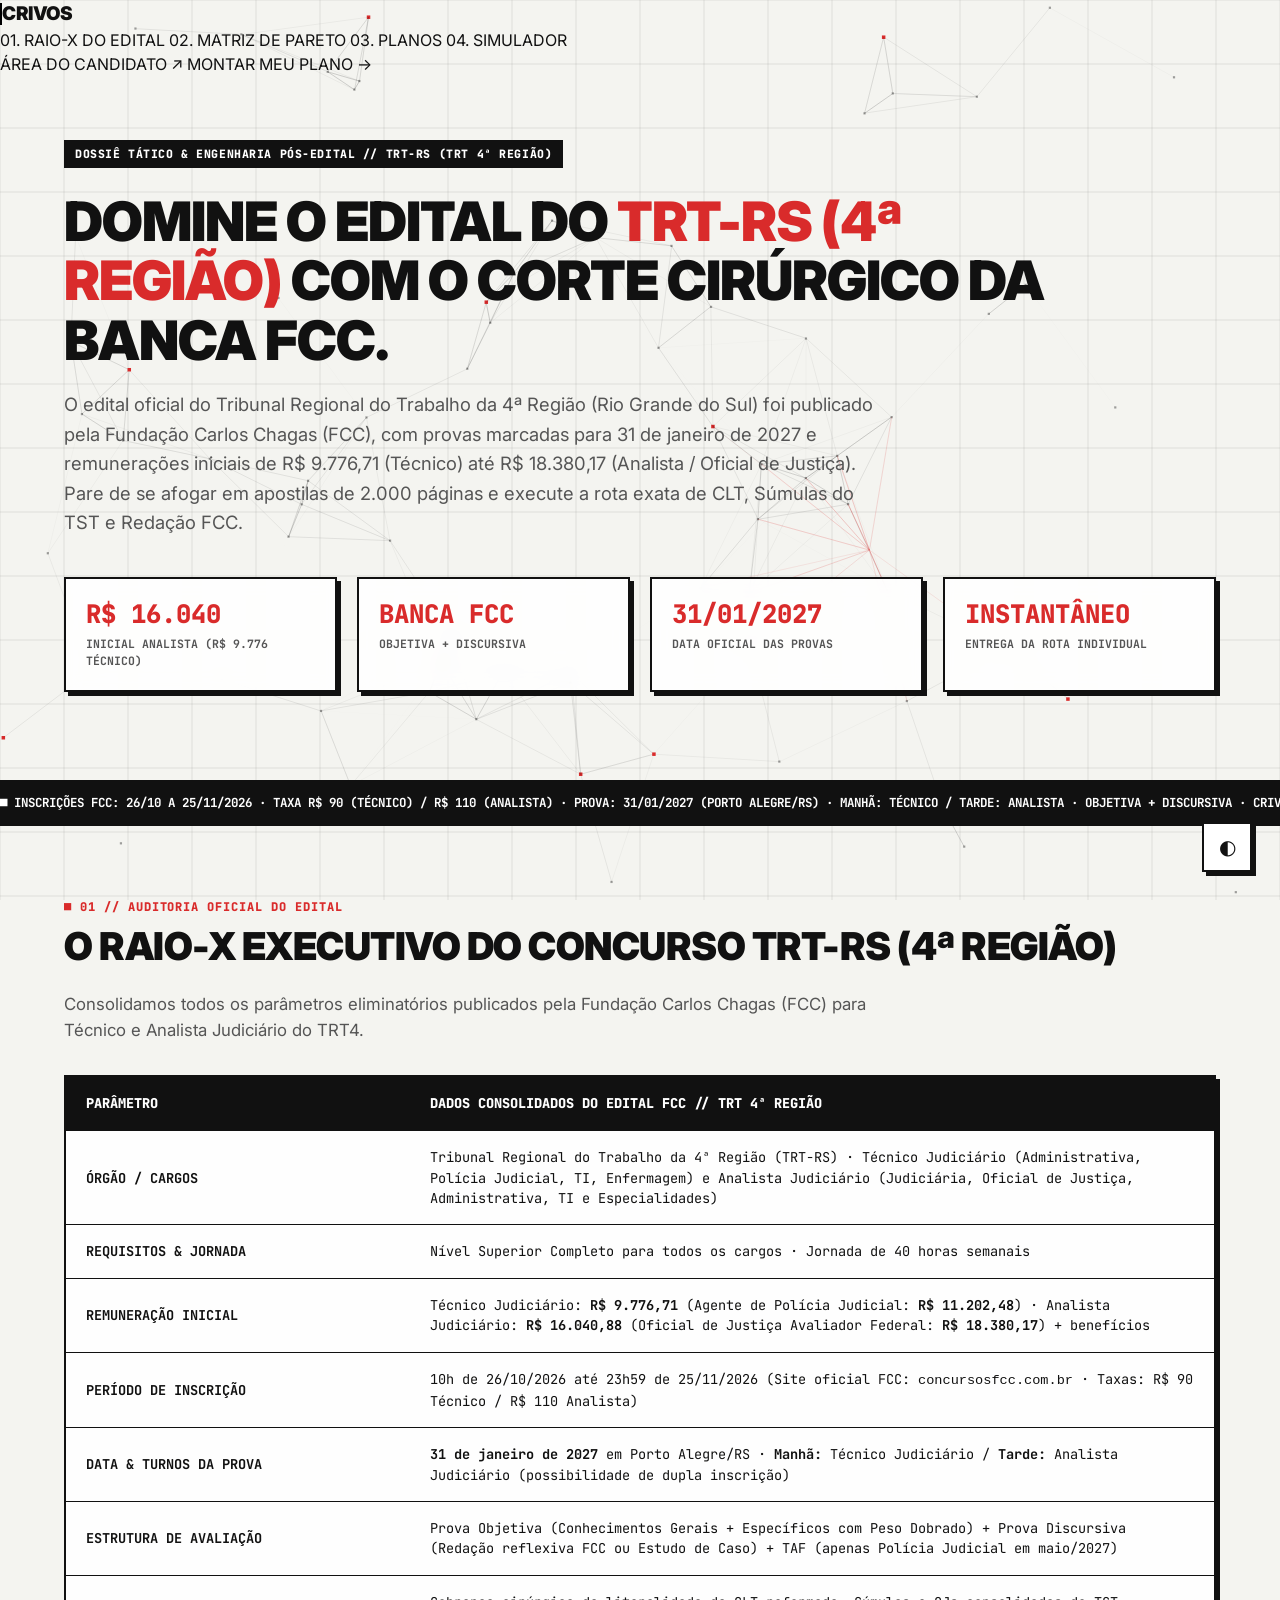
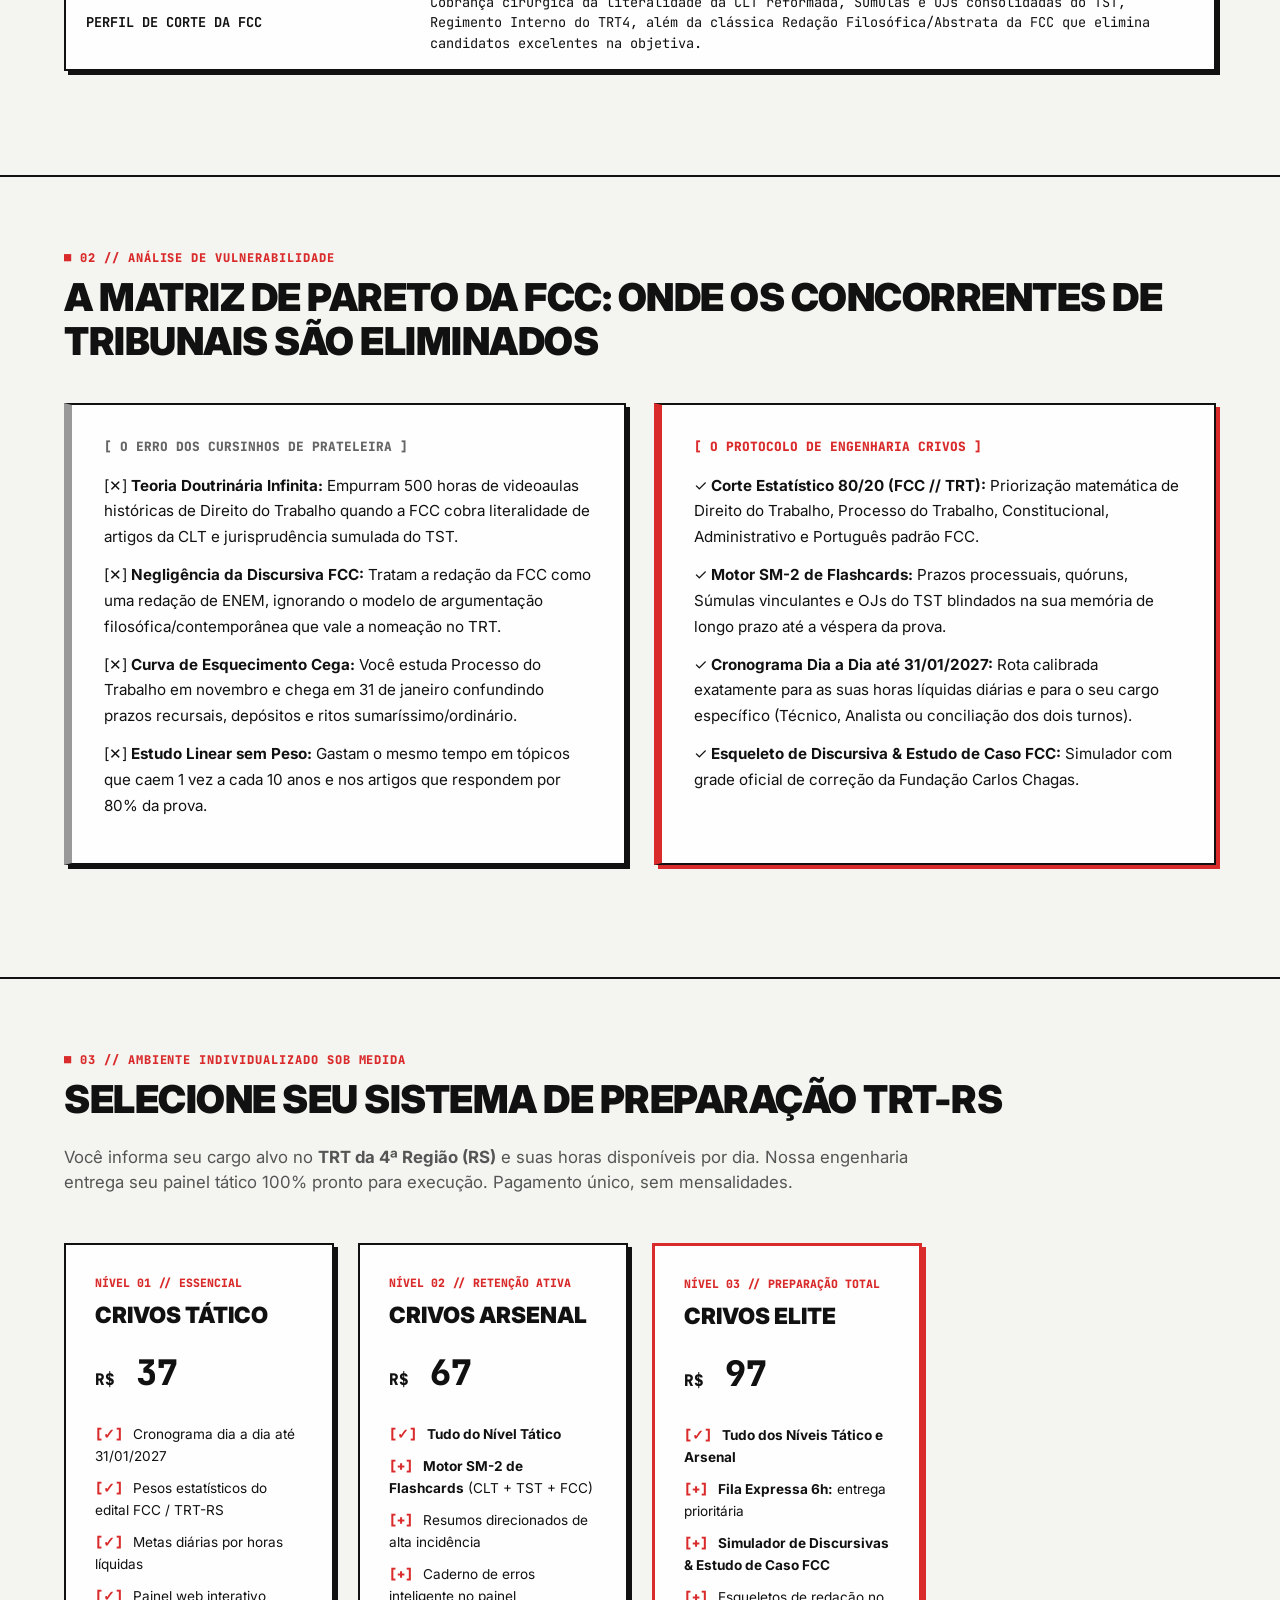
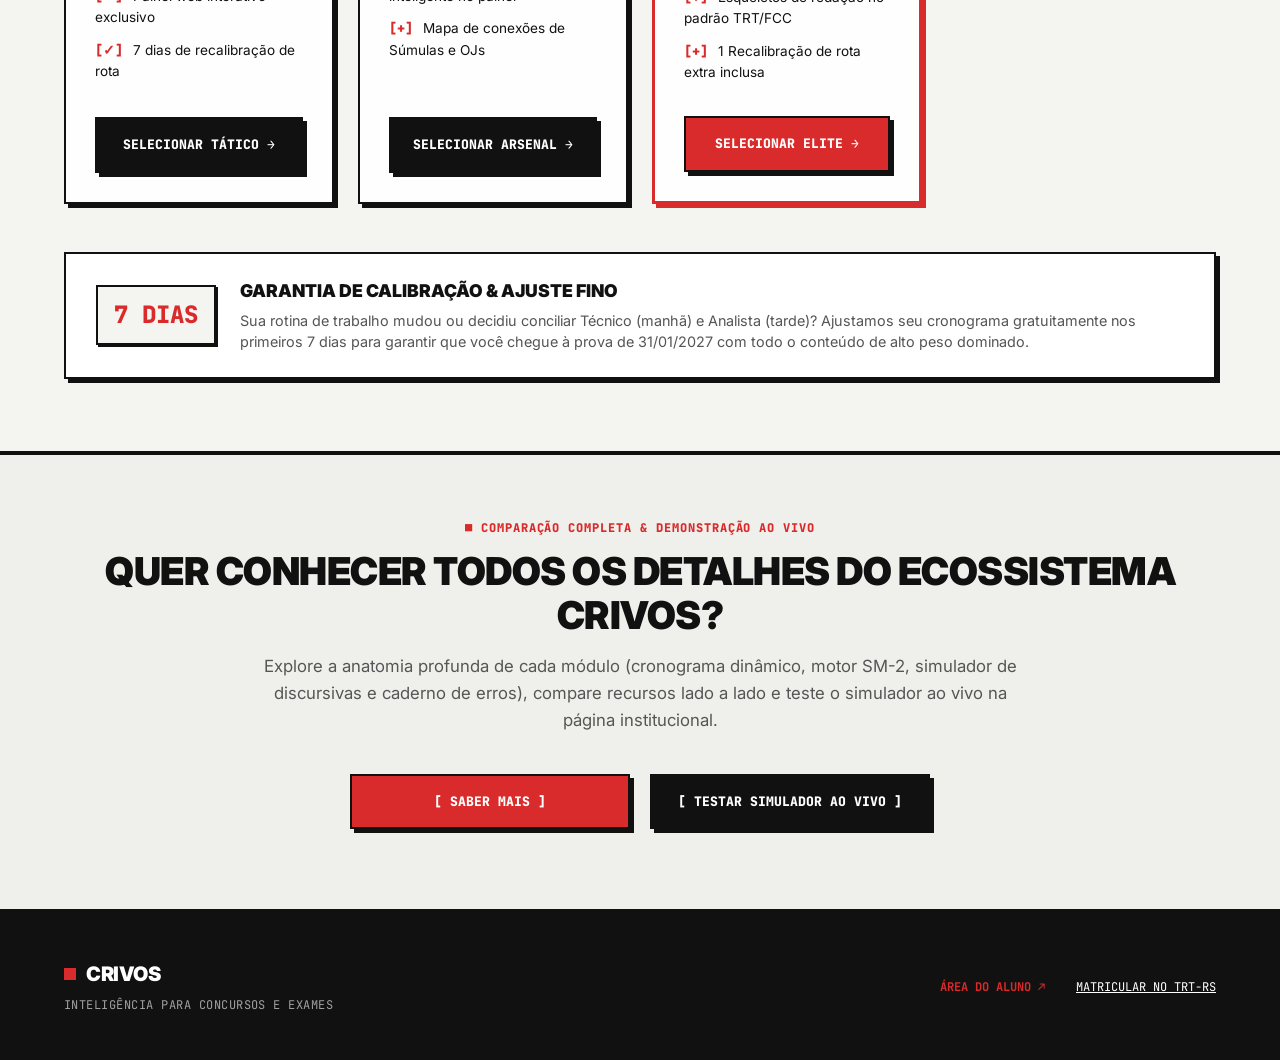
<file: concursos/trt-rs.html>
<!DOCTYPE html>
<html lang="pt-BR">
<head>
  <meta charset="utf-8">
  <meta name="viewport" content="width=device-width, initial-scale=1.0">
  <link rel="icon" type="image/svg+xml" href="data:image/svg+xml,<svg xmlns='http://www.w3.org/2000/svg' viewBox='0 0 100 100'><rect width='100' height='100' fill='%23D92B2B'/></svg>">
  <title>CRIVOS // Dossiê & Sistema Tático Pós-Edital TRT-RS (TRT 4ª Região)</title>
  <meta name="description" content="Engenharia reversa do edital TRT-RS / TRT 4ª Região (Banca FCC). Cronograma tático dia a dia até 31/01/2027, repetição espaçada SM-2 e simulador de discursivas para Técnico e Analista Judiciário.">
  
  <link rel="preconnect" href="https://fonts.googleapis.com">
  <link rel="preconnect" href="https://fonts.gstatic.com" crossorigin>
  <link href="https://fonts.googleapis.com/css2?family=Inter:wght@400;500;600;700;800;900&family=JetBrains+Mono:wght@400;500;600;700;800&display=swap" rel="stylesheet">

  <style>
    :root {
      --bg-primary: #F4F4F0;
      --bg-surface: #FFFFFF;
      --text-primary: #111111;
      --text-secondary: #555555;
      --text-muted: #888888;
      --border-color: #111111;
      --accent-red: #D92B2B;
      --accent-green: #0D9488;
      --font-sans: 'Inter', -apple-system, BlinkMacSystemFont, sans-serif;
      --font-mono: 'JetBrains Mono', monospace;
      --shadow-hard: 4px 4px 0px #111111;
      --shadow-hard-red: 4px 4px 0px #D92B2B;
      --shadow-large: 6px 6px 0px #111111;
    }

    [data-theme="dark"] {
      --bg-primary: #0D0E11;
      --bg-surface: #16181D;
      --text-primary: #F4F4F0;
      --text-secondary: #A0A5B0;
      --text-muted: #6B7280;
      --border-color: #2D3139;
      --shadow-hard: 4px 4px 0px #2D3139;
      --shadow-large: 6px 6px 0px #2D3139;
    }

    * { box-sizing: border-box; margin: 0; padding: 0; }
    body {
      font-family: var(--font-sans);
      background-color: var(--bg-primary);
      color: var(--text-primary);
      line-height: 1.5;
      -webkit-font-smoothing: antialiased;
    }

    a { color: inherit; text-decoration: none; }

    .container {
      width: 100%;
      max-width: 1200px;
      margin: 0 auto;
      padding: 0 1.5rem;
    }

    /* BACKGROUND CANVAS & SCROLL PROGRESS */
    #coord-canvas {
      position: fixed;
      inset: 0;
      width: 100%;
      height: 100%;
      z-index: 0;
      pointer-events: none;
      display: block;
    }
    .scroll-progress-track {
      position: fixed;
      top: 0;
      left: 0;
      width: 100%;
      height: 4px;
      background: transparent;
      z-index: 1001;
    }
    .scroll-progress-bar {
      height: 100%;
      width: 0%;
      background: var(--accent-red);
    }

    .page-wrapper {
      position: relative;
      z-index: 1;
    }

    /* HEADER */
    .header {
      background: rgba(255, 255, 255, 0.88);
      backdrop-filter: blur(10px);
      -webkit-backdrop-filter: blur(10px);
      border-bottom: 2px solid var(--border-color);
      padding: 1rem 0;
      position: sticky;
      top: 0;
      z-index: 100;
    }
    [data-theme="dark"] .header {
      background: rgba(22, 24, 29, 0.88);
    }

    .header-flex {
      display: flex;
      justify-content: space-between;
      align-items: center;
    }
    .brand-logo {
      display: flex;
      align-items: center;
      gap: 0.65rem;
      text-decoration: none;
    }
    .brand-sq {
      width: 12px;
      height: 12px;
      background: var(--accent-red);
      border: 1px solid #000000;
      flex-shrink: 0;
    }
    .brand-name {
      font-family: var(--font-sans);
      font-weight: 900;
      font-size: 1.18rem;
      letter-spacing: -0.5px;
      color: var(--text-primary);
    }
    .brand-concurso {
      font-family: var(--font-mono);
      font-weight: 800;
      font-size: 0.88rem;
      color: var(--accent-red);
      letter-spacing: -0.3px;
    }
    .header-nav {
      display: flex;
      gap: 1.5rem;
      font-family: var(--font-mono);
      font-size: 0.74rem;
      font-weight: 800;
      text-transform: uppercase;
      letter-spacing: 0.04em;
    }
    .header-nav a {
      color: var(--text-primary);
      transition: color 0.15s ease;
    }
    .header-nav a:hover {
      color: var(--accent-red);
    }

    .mobile-menu-btn {
      display: none;
      background: #111111;
      color: #FFFFFF;
      border: 1px solid #111111;
      padding: 6px 12px;
      font-family: var(--font-mono);
      font-size: 0.72rem;
      font-weight: 900;
      cursor: pointer;
      box-shadow: 2px 2px 0px var(--accent-red);
    }
    .mobile-drawer {
      display: none;
      position: fixed;
      top: 55px;
      left: 0;
      width: 100%;
      background: #111111;
      border-bottom: 2px solid var(--accent-red);
      padding: 1.5rem;
      z-index: 99;
      box-shadow: 0 10px 20px rgba(0,0,0,0.3);
    }
    .mobile-drawer.active {
      display: flex;
      flex-direction: column;
      gap: 1rem;
    }
    .mobile-drawer a {
      color: #FFFFFF;
      font-family: var(--font-mono);
      font-size: 0.82rem;
      font-weight: 700;
      text-transform: uppercase;
      padding: 0.5rem 0;
      border-bottom: 1px solid #222222;
    }
    .mobile-drawer a:last-child {
      border-bottom: none;
      color: var(--accent-red);
    }
    @media (max-width: 860px) {
      .header-nav { display: none; }
      .mobile-menu-btn { display: inline-block; }
    }

    /* HERO SECTION */
    .hero {
      padding: 4rem 0 3rem;
      border-bottom: 2px solid var(--border-color);
      background: transparent;
    }
    .hero-tag {
      display: inline-block;
      background: #111111;
      color: #FFFFFF;
      font-family: var(--font-mono);
      font-size: 0.72rem;
      font-weight: 900;
      padding: 4px 10px;
      letter-spacing: 0.05em;
      text-transform: uppercase;
      margin-bottom: 1.5rem;
      border: 1px solid var(--border-color);
    }
    .hero-title {
      font-size: clamp(2rem, 4.5vw, 3.4rem);
      font-weight: 900;
      line-height: 1.1;
      letter-spacing: -1px;
      text-transform: uppercase;
      margin-bottom: 1.2rem;
      max-width: 980px;
    }
    .hero-title span { color: var(--accent-red); }
    .hero-sub {
      font-size: 1.15rem;
      color: var(--text-secondary);
      max-width: 820px;
      margin-bottom: 2.5rem;
      line-height: 1.6;
    }

    /* METRIC TILES */
    .metric-grid {
      display: grid;
      grid-template-columns: repeat(4, 1fr);
      gap: 1.25rem;
      margin-bottom: 2.5rem;
    }
    @media (max-width: 900px) {
      .metric-grid { grid-template-columns: repeat(2, 1fr); }
    }
    .metric-card {
      background: rgba(255, 255, 255, 0.88);
      backdrop-filter: blur(8px);
      -webkit-backdrop-filter: blur(8px);
      border: 2px solid var(--border-color);
      padding: 1.25rem;
      box-shadow: var(--shadow-hard);
    }
    [data-theme="dark"] .metric-card {
      background: rgba(22, 24, 29, 0.88);
    }
    .metric-val {
      font-family: var(--font-mono);
      font-size: 1.6rem;
      font-weight: 900;
      color: var(--accent-red);
      line-height: 1.2;
      margin-bottom: 0.3rem;
    }
    .metric-lbl {
      font-family: var(--font-mono);
      font-size: 0.72rem;
      font-weight: 700;
      color: var(--text-secondary);
      text-transform: uppercase;
    }

    /* TICKER */
    .ticker {
      background: #111111;
      color: #FFFFFF;
      overflow: hidden;
      white-space: nowrap;
      padding: 0.75rem 0;
      font-family: var(--font-mono);
      font-size: 0.78rem;
      font-weight: 700;
      border-bottom: 2px solid #111111;
    }
    .ticker-inner {
      display: inline-block;
      animation: marquee 25s linear infinite;
    }
    @keyframes marquee {
      0% { transform: translate3d(0, 0, 0); }
      100% { transform: translate3d(-50%, 0, 0); }
    }

    /* SECTION STYLES */
    .section {
      padding: 4.5rem 0;
      border-bottom: 2px solid var(--border-color);
      background: transparent;
    }
    .section-eyebrow {
      font-family: var(--font-mono);
      font-size: 0.75rem;
      font-weight: 900;
      color: var(--accent-red);
      text-transform: uppercase;
      letter-spacing: 0.08em;
      margin-bottom: 0.5rem;
    }
    .section-title {
      font-size: clamp(1.6rem, 3vw, 2.4rem);
      font-weight: 900;
      text-transform: uppercase;
      letter-spacing: -0.5px;
      margin-bottom: 1.5rem;
      line-height: 1.15;
    }

    /* DOSSIER TABLE */
    .dossier-table {
      width: 100%;
      border-collapse: collapse;
      margin: 2rem 0;
      background: rgba(255, 255, 255, 0.88);
      backdrop-filter: blur(8px);
      -webkit-backdrop-filter: blur(8px);
      border: 2px solid var(--border-color);
      box-shadow: var(--shadow-hard);
      font-family: var(--font-mono);
      font-size: 0.85rem;
    }
    [data-theme="dark"] .dossier-table {
      background: rgba(22, 24, 29, 0.88);
    }
    .dossier-table th {
      background: #111111;
      color: #FFFFFF;
      text-align: left;
      padding: 1rem 1.25rem;
      font-weight: 900;
      text-transform: uppercase;
      border-bottom: 2px solid #111111;
    }
    .dossier-table td {
      padding: 1rem 1.25rem;
      border-bottom: 1px solid var(--border-color);
      color: var(--text-primary);
    }
    .dossier-table tr:last-child td { border-bottom: none; }
    .dossier-table tr:hover { background: rgba(0,0,0,0.02); }

    /* CONTRAST BOX */
    .contrast-grid {
      display: grid;
      grid-template-columns: 1fr 1fr;
      gap: 1.8rem;
      margin: 2.5rem 0;
    }
    @media (max-width: 800px) { .contrast-grid { grid-template-columns: 1fr; } }
    .contrast-card {
      border: 2px solid var(--border-color);
      padding: 2rem;
      background: rgba(255, 255, 255, 0.88);
      backdrop-filter: blur(8px);
      -webkit-backdrop-filter: blur(8px);
      box-shadow: var(--shadow-hard);
    }
    [data-theme="dark"] .contrast-card {
      background: rgba(22, 24, 29, 0.88);
    }
    .contrast-bad {
      border-left: 8px solid #999999;
    }
    .contrast-good {
      border-left: 8px solid var(--accent-red);
      box-shadow: var(--shadow-hard-red);
    }
    .contrast-header {
      font-family: var(--font-mono);
      font-size: 0.8rem;
      font-weight: 900;
      margin-bottom: 1rem;
      text-transform: uppercase;
    }
    .contrast-list {
      list-style: none;
      font-size: 0.95rem;
      line-height: 1.7;
    }
    .contrast-list li { margin-bottom: 0.75rem; }

    /* PRICING GRID */
    .pricing-grid {
      display: grid;
      grid-template-columns: repeat(4, 1fr);
      gap: 1.5rem;
      margin: 3rem 0;
    }
    @media (max-width: 1100px) { .pricing-grid { grid-template-columns: repeat(2, 1fr); } }
    @media (max-width: 650px) { .pricing-grid { grid-template-columns: 1fr; } }

    .price-card {
      background: rgba(255, 255, 255, 0.88);
      backdrop-filter: blur(8px);
      -webkit-backdrop-filter: blur(8px);
      border: 2px solid var(--border-color);
      padding: 1.8rem;
      box-shadow: var(--shadow-hard);
      display: flex;
      flex-direction: column;
      justify-content: space-between;
    }
    [data-theme="dark"] .price-card {
      background: rgba(22, 24, 29, 0.88);
    }
    .price-card.featured {
      border: 3px solid var(--accent-red);
      box-shadow: var(--shadow-hard-red);
    }
    .price-tier {
      font-family: var(--font-mono);
      font-size: 0.72rem;
      font-weight: 900;
      color: var(--accent-red);
      text-transform: uppercase;
      margin-bottom: 0.4rem;
    }
    .price-name {
      font-size: 1.4rem;
      font-weight: 900;
      margin-bottom: 1rem;
      text-transform: uppercase;
    }
    .price-val {
      font-family: var(--font-mono);
      font-size: 2.2rem;
      font-weight: 900;
      color: var(--text-primary);
      margin-bottom: 1.5rem;
    }
    .price-val small { font-size: 1rem; }
    .price-features {
      list-style: none;
      font-size: 0.85rem;
      line-height: 1.6;
      margin-bottom: 2rem;
      flex-grow: 1;
    }
    .price-features li { margin-bottom: 0.65rem; }
    .price-features span.sq {
      font-family: var(--font-mono);
      font-weight: 900;
      color: var(--accent-red);
      margin-right: 6px;
    }

    /* BUTTONS */
    .btn {
      display: inline-block;
      width: 100%;
      text-align: center;
      padding: 1rem;
      font-family: var(--font-mono);
      font-size: 0.82rem;
      font-weight: 900;
      text-transform: uppercase;
      border: 2px solid var(--border-color);
      box-shadow: var(--shadow-hard);
      cursor: pointer;
      transition: transform 0.1s ease, box-shadow 0.1s ease;
    }
    .btn:hover {
      transform: translate(-2px, -2px);
      box-shadow: 6px 6px 0px #111111;
    }
    .btn-red {
      background: var(--accent-red);
      color: #FFFFFF;
      border-color: #111111;
    }
    .btn-dark {
      background: #111111;
      color: #FFFFFF;
    }

    /* BOTÃO FLUTUANTE DE TEMA */
    .theme-floating-btn {
      position: fixed !important;
      bottom: 1.75rem !important;
      right: 1.75rem !important;
      z-index: 99999 !important;
      width: 50px;
      height: 50px;
      background: var(--bg-surface);
      border: 2px solid var(--border-color);
      box-shadow: var(--shadow-hard);
      color: var(--text-primary);
      display: inline-flex;
      align-items: center;
      justify-content: center;
      cursor: pointer;
      font-size: 1.25rem;
      user-select: none;
      transition: transform 0.15s ease, box-shadow 0.15s ease;
    }
    .theme-floating-btn:hover {
      transform: translate(-2px, -2px);
      box-shadow: 6px 6px 0px var(--border-color);
    }
    [data-theme="dark"] .theme-floating-btn:hover {
      box-shadow: 6px 6px 0px #000000;
    }

    /* FOOTER */
    .footer {
      background: #111111;
      color: #FFFFFF;
      padding: 3rem 0;
      font-family: var(--font-mono);
      font-size: 0.78rem;
    }
    .footer-flex {
      display: flex;
      justify-content: space-between;
      align-items: center;
      flex-wrap: wrap;
      gap: 1.5rem;
    }
  
    /* GARANTIA STRIP CORRIGIDA COM ALTO CONTRASTE */
    .guarantee-box {
      background: var(--bg-surface) !important;
      border: 2px solid var(--border-color);
      padding: 1.5rem 1.85rem;
      box-shadow: var(--shadow-hard);
      display: flex;
      align-items: center;
      gap: 1.5rem;
      flex-wrap: wrap;
      margin-top: 2rem;
    }
    .guarantee-box h4 {
      color: var(--text-primary) !important;
      font-size: 1.1rem;
      font-weight: 900;
      text-transform: uppercase;
      margin-bottom: 0.35rem;
    }
    .guarantee-box p {
      color: var(--text-secondary) !important;
      font-size: 0.9rem;
      line-height: 1.5;
    }
    .guarantee-badge-num {
      font-family: var(--font-mono);
      font-size: 1.5rem;
      font-weight: 900;
      color: var(--accent-red);
      background: var(--bg-primary);
      padding: 10px 16px;
      border: 2px solid var(--border-color);
      box-shadow: 2px 2px 0px var(--border-color);
      white-space: nowrap;
    }

    @keyframes pulse {
      0%, 100% { opacity: 1; }

    /* ==========================================================================
       TOPBAR & BRAND OFICIAL (COPIADA EXATAMENTE DA INDEX.HTML)
       ========================================================================== */
    .topbar {
        position: sticky;
        top: 0;
        z-index: 1000;
        background-color: rgba(244, 244, 240, 0.92);
        backdrop-filter: blur(12px);
        -webkit-backdrop-filter: blur(12px);
        border-bottom: 2px solid var(--border-color);
        transition: background-color 0.2s ease, border-color 0.2s ease;
        padding: 0;
    }

    [data-theme="dark"] .topbar {
        background-color: rgba(13, 14, 17, 0.92);
    }

    .topbar-container {
        display: flex;
        align-items: center;
        justify-content: space-between;
        height: 64px;
        max-width: 1200px;
        margin: 0 auto;
        padding: 0 1.5rem;
        gap: 1rem;
    }

    .brand {
        display: flex;
        align-items: center;
        gap: 0.65rem;
        text-decoration: none;
        color: var(--text-primary);
        flex-shrink: 0;
    }

    .brand-sq {
        width: 12px;
        height: 12px;
        background-color: var(--accent-red);
        border: 1px solid #000000;
        display: inline-block;
        flex-shrink: 0;
        transition: transform 0.2s ease;
    }

    .brand:hover .brand-sq {
        transform: rotate(90deg);
    }

    .brand-name {
        font-family: var(--font-sans);
        font-weight: 900;
        font-size: 1.4rem;
        letter-spacing: -0.04em;
        text-transform: uppercase;
        line-height: 1;
        color: var(--text-primary);
    }

    .nav-links {
        display: flex;
        align-items: center;
        justify-content: center;
        gap: clamp(1rem, 1.8vw, 2.2rem);
        flex: 1;
    }

    .nav-link {
        font-family: var(--font-mono);
        font-size: clamp(0.7rem, 0.85vw, 0.78rem);
        font-weight: 700;
        text-transform: uppercase;
        text-decoration: none;
        color: var(--text-secondary);
        transition: color 0.15s ease;
        white-space: nowrap;
        flex-shrink: 0;
    }

    .nav-link:hover {
        color: var(--accent-red);
    }

    .nav-actions {
        display: flex;
        align-items: center;
        gap: 0.75rem;
        flex-shrink: 0;
    }

    .nav-login {
        font-family: var(--font-mono);
        font-size: 0.74rem;
        font-weight: 700;
        text-transform: uppercase;
        text-decoration: none;
        color: var(--text-primary);
        padding: 0.55rem 0.95rem;
        border: 2px solid var(--border-color);
        background: var(--bg-surface);
        box-shadow: 2px 2px 0px var(--border-color);
        transition: transform 0.15s ease, box-shadow 0.15s ease, background 0.15s ease;
        white-space: nowrap;
    }

    .nav-login:hover {
        transform: translate(-1px, -1px);
        box-shadow: 3px 3px 0px var(--border-color);
    }

    .nav-cta {
        font-family: var(--font-mono);
        font-size: 0.74rem;
        font-weight: 800;
        text-transform: uppercase;
        text-decoration: none;
        color: #FFFFFF;
        background: var(--accent-red);
        padding: 0.55rem 1.05rem;
        border: 2px solid var(--border-color);
        box-shadow: 2px 2px 0px var(--border-color);
        transition: transform 0.15s ease, box-shadow 0.15s ease, background 0.15s ease;
        white-space: nowrap;
    }

    .nav-cta:hover {
        transform: translate(-1px, -1px);
        box-shadow: 3px 3px 0px var(--border-color);
    }

    .mobile-menu-btn {
        display: none;
        align-items: center;
        gap: 0.5rem;
        font-family: var(--font-mono);
        font-size: 0.74rem;
        font-weight: 800;
        text-transform: uppercase;
        padding: 0.55rem 0.9rem;
        border: 2px solid var(--border-color);
        background: var(--bg-surface);
        box-shadow: 2px 2px 0px var(--border-color);
        color: var(--text-primary);
        cursor: pointer;
    }

    .mobile-drawer {
        display: none;
        position: fixed;
        top: 64px;
        left: 0;
        width: 100%;
        background: var(--bg-surface);
        border-bottom: 2px solid var(--border-color);
        box-shadow: 0 10px 25px rgba(0,0,0,0.25);
        padding: 1.5rem;
        z-index: 999;
    }

    .mobile-drawer.active {
        display: flex;
        flex-direction: column;
        gap: 1rem;
    }

    .mobile-drawer a {
        font-family: var(--font-mono);
        font-size: 0.85rem;
        font-weight: 700;
        text-transform: uppercase;
        color: var(--text-primary);
        padding: 0.6rem 0;
        border-bottom: 1px solid var(--border-color);
        text-decoration: none;
        display: flex;
        justify-content: space-between;
    }

    @media (max-width: 960px) {
        .nav-links,
        .nav-actions .nav-login,
        .nav-actions .nav-cta {
            display: none;
        }
        .mobile-menu-btn {
            display: inline-flex;
        }
    }

  </style>
  <script src="/assets/crivos-tracking.js" defer></script>
</head>
<body>

  <!-- SCROLL PROGRESS & CANVAS -->
  <div class="scroll-progress-track">
    <div class="scroll-progress-bar" id="scroll-bar"></div>
  </div>
  <canvas id="coord-canvas"></canvas>

  <div class="page-wrapper">

    <!-- HEADER OFICIAL DA CRIVOS (EXATAMENTE COMO NA HOME) -->
    <header class="topbar">
        <div class="topbar-container">
            <a href="/" class="brand">
                <span class="brand-sq"></span>
                <span class="brand-name">CRIVOS</span>
            </a>

            <nav class="nav-links" aria-label="Navegação Principal">
                <a href="#dossie" class="nav-link">01. RAIO-X DO EDITAL</a>
                <a href="#pareto" class="nav-link">02. MATRIZ DE PARETO</a>
                <a href="#planos" class="nav-link">03. PLANOS</a>
                <a href="/#demonstracao" class="nav-link">04. SIMULADOR</a>
            </nav>

            <div class="nav-actions">
                <a href="https://app.crivos.me" target="_blank" class="nav-login">ÁREA DO CANDIDATO ↗</a>
                <a href="#planos" class="nav-cta">MONTAR MEU PLANO →</a>
                <button class="mobile-menu-btn" id="mobile-toggle" onclick="toggleMenu()" type="button" aria-label="Abrir Menu">
                    <span>☰ MENU</span>
                </button>
            </div>
        </div>

        <!-- GAVETA MOBILE -->
        <div class="mobile-drawer" id="mobile-drawer">
            <a href="#dossie" onclick="toggleMenu()"><span>01. RAIO-X DO EDITAL</span><span>↗</span></a>
            <a href="#pareto" onclick="toggleMenu()"><span>02. MATRIZ DE PARETO</span><span>↗</span></a>
            <a href="#planos" onclick="toggleMenu()"><span>03. PLANOS &amp; CHECKOUT</span><span>↗</span></a>
            <a href="https://app.crivos.me" target="_blank"><span>04. ÁREA DO CANDIDATO</span><span>↗</span></a>
        </div>
    </header>

    <!-- HERO -->
    <section class="hero">
      <div class="container">
        <div class="hero-tag">DOSSIÊ TÁTICO &amp; ENGENHARIA PÓS-EDITAL // TRT-RS (TRT 4ª REGIÃO)</div>
        <h1 class="hero-title">
          DOMINE O EDITAL DO <span>TRT-RS (4ª REGIÃO)</span> COM O CORTE CIRÚRGICO DA BANCA FCC.
        </h1>
        <p class="hero-sub">
          O edital oficial do Tribunal Regional do Trabalho da 4ª Região (Rio Grande do Sul) foi publicado pela Fundação Carlos Chagas (FCC), com provas marcadas para 31 de janeiro de 2027 e remunerações iniciais de R$ 9.776,71 (Técnico) até R$ 18.380,17 (Analista / Oficial de Justiça). Pare de se afogar em apostilas de 2.000 páginas e execute a rota exata de CLT, Súmulas do TST e Redação FCC.
        </p>

        <!-- TILES KPI -->
        <div class="metric-grid">
          <div class="metric-card">
            <div class="metric-val">R$ 16.040</div>
            <div class="metric-lbl">Inicial Analista (R$ 9.776 Técnico)</div>
          </div>
          <div class="metric-card">
            <div class="metric-val">BANCA FCC</div>
            <div class="metric-lbl">Objetiva + Discursiva</div>
          </div>
          <div class="metric-card">
            <div class="metric-val">31/01/2027</div>
            <div class="metric-lbl">Data Oficial das Provas</div>
          </div>
          <div class="metric-card">
            <div class="metric-val">INSTANTÂNEO</div>
            <div class="metric-lbl">Entrega da Rota Individual</div>
          </div>
        </div>
      </div>
    </section>

    <!-- TICKER -->
    <div class="ticker" aria-hidden="true">
      <div class="ticker-inner">
        ■ INSCRIÇÕES FCC: 26/10 A 25/11/2026 · TAXA R$ 90 (TÉCNICO) / R$ 110 (ANALISTA) · PROVA: 31/01/2027 (PORTO ALEGRE/RS) · MANHÃ: TÉCNICO / TARDE: ANALISTA · OBJETIVA + DISCURSIVA · CRIVOS: CALIBRAÇÃO INSTANTÂNEA EM TODOS OS PLANOS ·
        ■ INSCRIÇÕES FCC: 26/10 A 25/11/2026 · TAXA R$ 90 (TÉCNICO) / R$ 110 (ANALISTA) · PROVA: 31/01/2027 (PORTO ALEGRE/RS) · MANHÃ: TÉCNICO / TARDE: ANALISTA · OBJETIVA + DISCURSIVA · CRIVOS: CALIBRAÇÃO INSTANTÂNEA EM TODOS OS PLANOS ·
      </div>
    </div>

    <!-- SEÇÃO 01: RAIO-X DO EDITAL -->
    <section id="dossie" class="section">
      <div class="container">
        <div class="section-eyebrow">■ 01 // AUDITORIA OFICIAL DO EDITAL</div>
        <h2 class="section-title">O RAIO-X EXECUTIVO DO CONCURSO TRT-RS (4ª REGIÃO)</h2>
        <p style="color:var(--text-secondary);max-width:850px;font-size:1.05rem;">
          Consolidamos todos os parâmetros eliminatórios publicados pela Fundação Carlos Chagas (FCC) para Técnico e Analista Judiciário do TRT4.
        </p>

        <table class="dossier-table">
          <thead>
            <tr>
              <th width="30%">PARÂMETRO</th>
              <th>DADOS CONSOLIDADOS DO EDITAL FCC // TRT 4ª REGIÃO</th>
            </tr>
          </thead>
          <tbody>
            <tr>
              <td><strong>ÓRGÃO / CARGOS</strong></td>
              <td>Tribunal Regional do Trabalho da 4ª Região (TRT-RS) · Técnico Judiciário (Administrativa, Polícia Judicial, TI, Enfermagem) e Analista Judiciário (Judiciária, Oficial de Justiça, Administrativa, TI e Especialidades)</td>
            </tr>
            <tr>
              <td><strong>REQUISITOS &amp; JORNADA</strong></td>
              <td>Nível Superior Completo para todos os cargos · Jornada de 40 horas semanais</td>
            </tr>
            <tr>
              <td><strong>REMUNERAÇÃO INICIAL</strong></td>
              <td>Técnico Judiciário: <strong>R$ 9.776,71</strong> (Agente de Polícia Judicial: <strong>R$ 11.202,48</strong>) · Analista Judiciário: <strong>R$ 16.040,88</strong> (Oficial de Justiça Avaliador Federal: <strong>R$ 18.380,17</strong>) + benefícios</td>
            </tr>
            <tr>
              <td><strong>PERÍODO DE INSCRIÇÃO</strong></td>
              <td>10h de 26/10/2026 até 23h59 de 25/11/2026 (Site oficial FCC: <code>concursosfcc.com.br</code> · Taxas: R$ 90 Técnico / R$ 110 Analista)</td>
            </tr>
            <tr>
              <td><strong>DATA &amp; TURNOS DA PROVA</strong></td>
              <td><strong>31 de janeiro de 2027</strong> em Porto Alegre/RS · <strong>Manhã:</strong> Técnico Judiciário / <strong>Tarde:</strong> Analista Judiciário (possibilidade de dupla inscrição)</td>
            </tr>
            <tr>
              <td><strong>ESTRUTURA DE AVALIAÇÃO</strong></td>
              <td>Prova Objetiva (Conhecimentos Gerais + Específicos com Peso Dobrado) + Prova Discursiva (Redação reflexiva FCC ou Estudo de Caso) + TAF (apenas Polícia Judicial em maio/2027)</td>
            </tr>
            <tr>
              <td><strong>PERFIL DE CORTE DA FCC</strong></td>
              <td>Cobrança cirúrgica da literalidade da CLT reformada, Súmulas e OJs consolidadas do TST, Regimento Interno do TRT4, além da clássica Redação Filosófica/Abstrata da FCC que elimina candidatos excelentes na objetiva.</td>
            </tr>
          </tbody>
        </table>
      </div>
    </section>

    <!-- SEÇÃO 02: PARETO & CONTRASTE -->
    <section id="pareto" class="section">
      <div class="container">
        <div class="section-eyebrow">■ 02 // ANÁLISE DE VULNERABILIDADE</div>
        <h2 class="section-title">A MATRIZ DE PARETO DA FCC: ONDE OS CONCORRENTES DE TRIBUNAIS SÃO ELIMINADOS</h2>

        <div class="contrast-grid">
          <div class="contrast-card contrast-bad">
            <div class="contrast-header" style="color:#666666;">[ O ERRO DOS CURSINHOS DE PRATELEIRA ]</div>
            <ul class="contrast-list">
              <li>[✕] <strong>Teoria Doutrinária Infinita:</strong> Empurram 500 horas de videoaulas históricas de Direito do Trabalho quando a FCC cobra literalidade de artigos da CLT e jurisprudência sumulada do TST.</li>
              <li>[✕] <strong>Negligência da Discursiva FCC:</strong> Tratam a redação da FCC como uma redação de ENEM, ignorando o modelo de argumentação filosófica/contemporânea que vale a nomeação no TRT.</li>
              <li>[✕] <strong>Curva de Esquecimento Cega:</strong> Você estuda Processo do Trabalho em novembro e chega em 31 de janeiro confundindo prazos recursais, depósitos e ritos sumaríssimo/ordinário.</li>
              <li>[✕] <strong>Estudo Linear sem Peso:</strong> Gastam o mesmo tempo em tópicos que caem 1 vez a cada 10 anos e nos artigos que respondem por 80% da prova.</li>
            </ul>
          </div>

          <div class="contrast-card contrast-good">
            <div class="contrast-header" style="color:var(--accent-red);">[ O PROTOCOLO DE ENGENHARIA CRIVOS ]</div>
            <ul class="contrast-list">
              <li>✓ <strong>Corte Estatístico 80/20 (FCC // TRT):</strong> Priorização matemática de Direito do Trabalho, Processo do Trabalho, Constitucional, Administrativo e Português padrão FCC.</li>
              <li>✓ <strong>Motor SM-2 de Flashcards:</strong> Prazos processuais, quóruns, Súmulas vinculantes e OJs do TST blindados na sua memória de longo prazo até a véspera da prova.</li>
              <li>✓ <strong>Cronograma Dia a Dia até 31/01/2027:</strong> Rota calibrada exatamente para as suas horas líquidas diárias e para o seu cargo específico (Técnico, Analista ou conciliação dos dois turnos).</li>
              <li>✓ <strong>Esqueleto de Discursiva &amp; Estudo de Caso FCC:</strong> Simulador com grade oficial de correção da Fundação Carlos Chagas.</li>
            </ul>
          </div>
        </div>
      </div>
    </section>

    <!-- SEÇÃO 03: TABELA DE PLANOS -->
    <section id="planos" class="section">
      <div class="container">
        <div class="section-eyebrow">■ 03 // AMBIENTE INDIVIDUALIZADO SOB MEDIDA</div>
        <h2 class="section-title">SELECIONE SEU SISTEMA DE PREPARAÇÃO TRT-RS</h2>
        <p style="color:var(--text-secondary);max-width:850px;font-size:1.05rem;">
          Você informa seu cargo alvo no <strong>TRT da 4ª Região (RS)</strong> e suas horas disponíveis por dia. Nossa engenharia entrega seu painel tático 100% pronto para execução. Pagamento único, sem mensalidades.
        </p>

        <div class="pricing-grid">
          <!-- NÍVEL 1: TÁTICO -->
          <div class="price-card">
            <div>
              <div class="price-tier">NÍVEL 01 // ESSENCIAL</div>
              <h3 class="price-name">CRIVOS TÁTICO</h3>
              <div class="price-val"><small>R$</small> 37</div>
              <ul class="price-features">
                <li><span class="sq">[✓]</span> Cronograma dia a dia até 31/01/2027</li>
                <li><span class="sq">[✓]</span> Pesos estatísticos do edital FCC / TRT-RS</li>
                <li><span class="sq">[✓]</span> Metas diárias por horas líquidas</li>
                <li><span class="sq">[✓]</span> Painel web interativo exclusivo</li>
                <li><span class="sq">[✓]</span> 7 dias de recalibração de rota</li>
              </ul>
            </div>
            <a href="/payment.html?concurso=TRT-RS%20(TRT%204%C2%AA%20Regi%C3%A3o)&cargo=T%C3%A9cnico%20e%20Analista%20Judici%C3%A1rio&produto=tatico&utm_source=lp_trt_rs" class="btn btn-dark">Selecionar Tático →</a>
          </div>

          <!-- NÍVEL 2: ARSENAL -->
          <div class="price-card">
            <div>
              <div class="price-tier">NÍVEL 02 // RETENÇÃO ATIVA</div>
              <h3 class="price-name">CRIVOS ARSENAL</h3>
              <div class="price-val"><small>R$</small> 67</div>
              <ul class="price-features">
                <li><span class="sq">[✓]</span> <strong>Tudo do Nível Tático</strong></li>
                <li><span class="sq">[+]</span> <strong>Motor SM-2 de Flashcards</strong> (CLT + TST + FCC)</li>
                <li><span class="sq">[+]</span> Resumos direcionados de alta incidência</li>
                <li><span class="sq">[+]</span> Caderno de erros inteligente no painel</li>
                <li><span class="sq">[+]</span> Mapa de conexões de Súmulas e OJs</li>
              </ul>
            </div>
            <a href="/payment.html?concurso=TRT-RS%20(TRT%204%C2%AA%20Regi%C3%A3o)&cargo=T%C3%A9cnico%20e%20Analista%20Judici%C3%A1rio&produto=arsenal&utm_source=lp_trt_rs" class="btn btn-dark">Selecionar Arsenal →</a>
          </div>

          <!-- NÍVEL 3: ELITE -->
          <div class="price-card featured">
            <div>
              <div class="price-tier">NÍVEL 03 // PREPARAÇÃO TOTAL</div>
              <h3 class="price-name">CRIVOS ELITE</h3>
              <div class="price-val"><small>R$</small> 97</div>
              <ul class="price-features">
                <li><span class="sq">[✓]</span> <strong>Tudo dos Níveis Tático e Arsenal</strong></li>
                <li><span class="sq">[+]</span> <strong>Fila Expressa 6h:</strong> entrega prioritária</li>
                <li><span class="sq">[+]</span> <strong>Simulador de Discursivas &amp; Estudo de Caso FCC</strong></li>
                <li><span class="sq">[+]</span> Esqueletos de redação no padrão TRT/FCC</li>
                <li><span class="sq">[+]</span> 1 Recalibração de rota extra inclusa</li>
              </ul>
            </div>
            <a href="/payment.html?concurso=TRT-RS%20(TRT%204%C2%AA%20Regi%C3%A3o)&cargo=T%C3%A9cnico%20e%20Analista%20Judici%C3%A1rio&produto=elite&utm_source=lp_trt_rs" class="btn btn-red">Selecionar Elite →</a>
          </div>
        </div>

        <!-- SELO DE GARANTIA -->
        <div class="guarantee-box">
          <div class="guarantee-badge-num">7 DIAS</div>
          <div style="flex:1;">
            <h4>GARANTIA DE CALIBRAÇÃO &amp; AJUSTE FINO</h4>
            <p>
              Sua rotina de trabalho mudou ou decidiu conciliar Técnico (manhã) e Analista (tarde)? Ajustamos seu cronograma gratuitamente nos primeiros 7 dias para garantir que você chegue à prova de 31/01/2027 com todo o conteúdo de alto peso dominado.
            </p>
          </div>
        </div>
      </div>
    </section>

    <!-- SEÇÃO 04: QUER SABER MAIS SOBRE NOSSOS PLANOS? -->
    <section class="section" style="padding: 4rem 0 5rem; border-top: 2px solid var(--border-color); background: rgba(0,0,0,0.02);">
      <div class="container" style="text-align: center;">
        <div class="section-eyebrow" style="margin-bottom: 0.75rem;">■ COMPARAÇÃO COMPLETA &amp; DEMONSTRAÇÃO AO VIVO</div>
        <h2 class="section-title" style="margin-bottom: 1rem;">QUER CONHECER TODOS OS DETALHES DO ECOSSISTEMA CRIVOS?</h2>
        <p style="color: var(--text-secondary); max-width: 780px; margin: 0 auto 2.5rem; font-size: 1.05rem; line-height: 1.6;">
          Explore a anatomia profunda de cada módulo (cronograma dinâmico, motor SM-2, simulador de discursivas e caderno de erros), compare recursos lado a lado e teste o simulador ao vivo na página institucional.
        </p>

        <div style="display: flex; justify-content: center; gap: 1.25rem; flex-wrap: wrap;">
          <a href="/" class="btn btn-red" style="max-width: 280px; text-decoration: none;">
            [ SABER MAIS ]
          </a>
          <a href="/#demonstracao" class="btn btn-dark" style="max-width: 280px; text-decoration: none;">
            [ TESTAR SIMULADOR AO VIVO ]
          </a>
        </div>
      </div>
    </section>

    <!-- FOOTER -->
    <footer class="footer">
      <div class="container footer-flex">
        <div>
          <div style="display:flex;align-items:center;gap:0.65rem;margin-bottom:0.4rem;">
            <span style="display:inline-block;width:12px;height:12px;background:var(--accent-red);flex-shrink:0;"></span>
            <span style="font-family:var(--font-sans);font-weight:900;font-size:1.25rem;letter-spacing:-0.5px;color:#FFFFFF;">CRIVOS</span>
          </div>
          <div style="font-family:var(--font-mono);font-size:0.75rem;color:#A0A0A0;text-transform:uppercase;letter-spacing:0.04em;">
            Inteligência para Concursos e Exames
          </div>
        </div>
        <div style="font-family:var(--font-mono);font-size:0.75rem;">
          <a href="https://app.crivos.me" target="_blank" style="color:var(--accent-red);font-weight:bold;margin-right:1.5rem;">ÁREA DO ALUNO ↗</a>
          <a href="/payment.html?concurso=TRT-RS%20(TRT%204%C2%AA%20Regi%C3%A3o)&cargo=T%C3%A9cnico%20e%20Analista%20Judici%C3%A1rio&produto=elite&utm_source=lp_trt_rs" style="color:#FFFFFF;text-decoration:underline;">MATRICULAR NO TRT-RS</a>
        </div>
      </div>
    </footer>
  </div> <!-- /page-wrapper -->

  <!-- BOTÃO FLUTUANTE DE TEMA -->
  <button class="theme-floating-btn" id="theme-toggle" type="button" title="Alternar Modo Claro / Escuro" aria-label="Alternar Tema">
    <span id="theme-icon">◐</span>
  </button>

  <script>
    // 1. ALTERNÂNCIA DE TEMA (CLARO / ESCURO)
    const themeBtn = document.getElementById('theme-toggle');
    const themeIcon = document.getElementById('theme-icon');

    function applyTheme(isDark) {
      if (isDark) {
        document.documentElement.setAttribute('data-theme', 'dark');
        if (themeIcon) themeIcon.textContent = '◑';
      } else {
        document.documentElement.removeAttribute('data-theme');
        if (themeIcon) themeIcon.textContent = '◐';
      }
    }

    const savedTheme = localStorage.getItem('crivos_theme');
    const prefersDark = window.matchMedia('(prefers-color-scheme: dark)').matches;
    let isDark = savedTheme ? savedTheme === 'dark' : prefersDark;
    applyTheme(isDark);

    if (themeBtn) {
      themeBtn.addEventListener('click', () => {
        isDark = !isDark;
        applyTheme(isDark);
        localStorage.setItem('crivos_theme', isDark ? 'dark' : 'light');
      });
    }

    // 2. SCROLL PROGRESS
    window.addEventListener('scroll', () => {
      const bar = document.getElementById('scroll-bar');
      if (bar) {
        const scrolled = (window.scrollY / (document.documentElement.scrollHeight - window.innerHeight)) * 100;
        bar.style.width = Math.min(Math.max(scrolled, 0), 100) + '%';
      }
    });

    // 3. MENU RETRÁTIL MOBILE
    function toggleMenu() {
      const d = document.getElementById('mobile-drawer');
      const b = document.getElementById('mobile-toggle');
      if (d) {
        d.classList.toggle('active');
        if (b) {
          b.textContent = d.classList.contains('active') ? '[ ✕ FECHAR ]' : '[ ☰ MENU ]';
        }
      }
    }

    // 4. CANVAS DE COORDENADAS INTERATIVO COM NÓS E TELEMETRIA
    const canvas = document.getElementById('coord-canvas');
    if (canvas) {
      const ctx = canvas.getContext('2d');
      let width = window.innerWidth;
      let height = window.innerHeight;
      let dpr = 1;
      let pulseAngle = 0;
      const pointer = { x: 0, y: 0, active: false };

      function setCanvasSize() {
        width = window.innerWidth;
        height = window.innerHeight;
        dpr = Math.min(window.devicePixelRatio || 1, 2);
        canvas.width = width * dpr;
        canvas.height = height * dpr;
        ctx.setTransform(dpr, 0, 0, dpr, 0, 0);
      }

      let nodes = [];
      function initNodes() {
        setCanvasSize();
        nodes = [];
        const isMobile = width < 768;
        const densityDivisor = isMobile ? 12000 : 16000;
        const count = Math.max(32, Math.min(85, Math.floor((width * height) / densityDivisor)));
        const speed = isMobile ? 0.32 : 0.44;

        for (let i = 0; i < count; i++) {
          const isMajor = Math.random() > 0.8;
          nodes.push({
            x: Math.random() * width,
            y: Math.random() * height,
            vx: (Math.random() - 0.5) * speed,
            vy: (Math.random() - 0.5) * speed,
            size: isMajor ? 3.5 : 2.2,
            isMajor: isMajor
          });
        }
      }

      initNodes();

      let resizeTimer = null;
      window.addEventListener('resize', () => {
        clearTimeout(resizeTimer);
        resizeTimer = setTimeout(() => { initNodes(); }, 120);
      });

      window.addEventListener('mousemove', (e) => {
        pointer.x = e.clientX;
        pointer.y = e.clientY;
        pointer.active = true;
      }, { passive: true });

      window.addEventListener('mouseleave', () => { pointer.active = false; }, { passive: true });

      window.addEventListener('touchstart', (e) => {
        if (e.touches && e.touches[0]) {
          pointer.x = e.touches[0].clientX;
          pointer.y = e.touches[0].clientY;
          pointer.active = true;
        }
      }, { passive: true });

      window.addEventListener('touchmove', (e) => {
        if (e.touches && e.touches[0]) {
          pointer.x = e.touches[0].clientX;
          pointer.y = e.touches[0].clientY;
          pointer.active = true;
        }
      }, { passive: true });

      window.addEventListener('touchend', () => { pointer.active = false; }, { passive: true });

      function renderCanvas() {
        ctx.clearRect(0, 0, width, height);
        const isDark = document.documentElement.getAttribute('data-theme') === 'dark';
        const isMobile = width < 768;

        const gridStroke = isDark ? 'rgba(242, 242, 238, 0.065)' : 'rgba(17, 17, 17, 0.085)';
        const nodeFill = isDark ? 'rgba(242, 242, 238, 0.45)' : 'rgba(17, 17, 17, 0.38)';
        const majorNodeFill = '#D92B2B';

        const step = isMobile ? 44 : 64;
        ctx.strokeStyle = gridStroke;
        ctx.lineWidth = 1;
        ctx.beginPath();
        for (let x = 0; x <= width; x += step) {
          ctx.moveTo(x, 0);
          ctx.lineTo(x, height);
        }
        for (let y = 0; y <= height; y += step) {
          ctx.moveTo(0, y);
          ctx.lineTo(width, y);
        }
        ctx.stroke();

        pulseAngle += 0.012;
        const focalX = pointer.active ? pointer.x : width * 0.5 + Math.cos(pulseAngle) * (width * 0.28);
        const focalY = pointer.active ? pointer.y : height * 0.45 + Math.sin(pulseAngle * 0.8) * (height * 0.25);
        const connectDist = isMobile ? 125 : 160;
        const focalDist = isMobile ? 165 : 220;

        for (let i = 0; i < nodes.length; i++) {
          const n = nodes[i];
          n.x += n.vx;
          n.y += n.vy;

          if (n.x < 0 || n.x > width) n.vx *= -1;
          if (n.y < 0 || n.y > height) n.vy *= -1;

          ctx.fillStyle = n.isMajor ? majorNodeFill : nodeFill;
          ctx.fillRect(n.x - n.size / 2, n.y - n.size / 2, n.size, n.size);

          for (let j = i + 1; j < nodes.length; j++) {
            const n2 = nodes[j];
            const dx = n.x - n2.x;
            const dy = n.y - n2.y;
            const dist = Math.hypot(dx, dy);
            if (dist < connectDist) {
              const alpha = (1 - dist / connectDist) * (isDark ? 0.26 : 0.22);
              ctx.strokeStyle = isDark ? `rgba(242, 242, 238, ${alpha})` : `rgba(17, 17, 17, ${alpha})`;
              ctx.lineWidth = 1;
              ctx.beginPath();
              ctx.moveTo(n.x, n.y);
              ctx.lineTo(n2.x, n2.y);
              ctx.stroke();
            }
          }

          const fdx = n.x - focalX;
          const fdy = n.y - focalY;
          const fdist = Math.hypot(fdx, fdy);
          if (fdist < focalDist) {
            const fAlpha = (1 - fdist / focalDist) * (pointer.active ? 0.75 : 0.42);
            ctx.strokeStyle = `rgba(217, 43, 43, ${fAlpha})`;
            ctx.lineWidth = pointer.active && fdist < (focalDist * 0.45) ? 1.5 : 1;
            ctx.beginPath();
            ctx.moveTo(n.x, n.y);
            ctx.lineTo(focalX, focalY);
            ctx.stroke();
          }
        }

        requestAnimationFrame(renderCanvas);
      }
      requestAnimationFrame(renderCanvas);
    }
  </script>
</body>
</html>
</file>
<file: style.css>
:root {
  --bg-paper: #F4F4F0;
  --bg-card: #FFFFFF;
  --bg-subtle: #EAEAE4;
  --bg-dark: #111111;
  --ink-primary: #111111;
  --ink-muted: #555555;
  --ink-inverted: #F4F4F0;
  --border-color: #111111;
  --border-subtle: #D4D4CC;
  --crivos-red: #D92B2B;
  --crivos-red-dark: #B71C1C;
  --crivos-blue: #1D4ED8;
  --crivos-yellow: #F5B700;
  --shadow-hard: 2px 2px 0px #111111;
  --shadow-hard-lg: 4px 4px 0px #111111;
  --shadow-hard-xl: 6px 6px 0px #111111;
  --nav-bg: rgba(244, 244, 240, 0.97);
}

[data-theme="dark"] {
  --bg-paper: #0D0D0D;
  --bg-card: #161616;
  --bg-subtle: #222222;
  --bg-dark: #050505;
  --ink-primary: #F0F0EC;
  --ink-muted: #999992;
  --ink-inverted: #0D0D0D;
  --border-color: #333333;
  --border-subtle: #262626;
  --crivos-red: #E53935;
  --crivos-red-dark: #C62828;
  --crivos-blue: #3B82F6;
  --crivos-yellow: #FACC15;
  --shadow-hard: 2px 2px 0px #000000;
  --shadow-hard-lg: 4px 4px 0px #000000;
  --shadow-hard-xl: 6px 6px 0px #000000;
  --nav-bg: rgba(13, 13, 13, 0.97);
}

* {
  box-sizing: border-box;
  margin: 0;
  padding: 0;
  border-radius: 0px !important;
}

html {
  background-color: var(--bg-paper);
  color: var(--ink-primary);
  font-family: 'Inter', -apple-system, BlinkMacSystemFont, 'Segoe UI', Roboto, sans-serif;
  scroll-behavior: smooth;
  -webkit-font-smoothing: antialiased;
}

body {
  background-color: var(--bg-paper);
  color: var(--ink-primary);
  line-height: 1.5;
  min-height: 100vh;
  display: flex;
  flex-direction: column;
}

::selection {
  background: var(--crivos-red);
  color: #FFFFFF;
}

/* TYPOGRAPHY */
.font-mono {
  font-family: 'JetBrains Mono', monospace;
}

.font-sans {
  font-family: 'Inter', sans-serif;
}

h1, h2, h3, h4, h5, h6 {
  font-family: 'Inter', sans-serif;
  font-weight: 800;
  text-transform: uppercase;
  letter-spacing: -0.025em;
  color: var(--ink-primary);
}

p {
  color: var(--ink-muted);
}

/* TOPBAR INSTITUCIONAL */
.crivos-topbar {
  background: var(--bg-dark);
  color: #F4F4F0;
  font-family: 'JetBrains Mono', monospace;
  font-size: 11px;
  font-weight: 500;
  padding: 8px 24px;
  display: flex;
  align-items: center;
  justify-content: space-between;
  border-bottom: 1px solid var(--border-color);
  letter-spacing: 0.05em;
  gap: 12px;
}

.crivos-topbar-left {
  display: flex;
  align-items: center;
  gap: 8px;
  white-space: nowrap;
  overflow: hidden;
  text-overflow: ellipsis;
}

.crivos-topbar-right {
  display: flex;
  align-items: center;
  gap: 16px;
  color: #A3A39E;
  flex-shrink: 0;
}

.sq-red {
  color: var(--crivos-red);
  font-size: 12px;
}

/* THEME TOGGLE SWITCH */
.theme-toggle-btn {
  background: transparent;
  color: inherit;
  border: 1px solid #444444;
  padding: 2px 8px;
  font-family: 'JetBrains Mono', monospace;
  font-size: 10px;
  font-weight: 700;
  text-transform: uppercase;
  cursor: pointer;
  display: inline-flex;
  align-items: center;
  gap: 6px;
  transition: all 0.15s ease;
  white-space: nowrap;
}

.theme-toggle-btn:hover {
  background: #222222;
  color: #FFFFFF;
  border-color: #666666;
}

[data-theme="dark"] .theme-toggle-btn {
  border-color: #555555;
}

/* MAIN NAVIGATION */
.main-nav {
  position: sticky;
  top: 0;
  z-index: 50;
  background: var(--nav-bg);
  backdrop-filter: blur(10px);
  border-bottom: 1px solid var(--border-color);
  padding: 0 24px;
  height: 64px;
  display: flex;
  align-items: center;
  justify-content: space-between;
}

.nav-brand {
  display: flex;
  align-items: center;
  gap: 10px;
  text-decoration: none;
  color: var(--ink-primary);
}

.nav-brand-logo {
  width: 14px;
  height: 14px;
  background: var(--crivos-red);
  border: 1px solid var(--border-color);
  flex-shrink: 0;
}

.nav-brand-text {
  font-family: 'Inter', sans-serif;
  font-weight: 800;
  font-size: 18px;
  letter-spacing: -0.03em;
  text-transform: uppercase;
}

.nav-brand-badge {
  font-family: 'JetBrains Mono', monospace;
  font-size: 10px;
  font-weight: 700;
  text-transform: uppercase;
  background: var(--bg-card);
  border: 1px solid var(--border-color);
  padding: 2px 6px;
  color: var(--ink-primary);
}

.nav-links {
  display: flex;
  align-items: center;
  gap: 6px;
}

.nav-link {
  font-family: 'JetBrains Mono', monospace;
  font-size: 11px;
  font-weight: 600;
  text-transform: uppercase;
  color: var(--ink-primary);
  text-decoration: none;
  padding: 8px 12px;
  border: 1px solid transparent;
  transition: all 0.15s ease;
}

.nav-link:hover {
  background: var(--bg-card);
  border-color: var(--border-color);
  box-shadow: var(--shadow-hard);
}

.nav-actions {
  display: flex;
  align-items: center;
  gap: 10px;
}

.mobile-menu-btn {
  display: none;
  background: var(--bg-card);
  border: 1px solid var(--border-color);
  color: var(--ink-primary);
  padding: 6px 10px;
  font-family: 'JetBrains Mono', monospace;
  font-size: 12px;
  font-weight: 700;
  cursor: pointer;
  box-shadow: var(--shadow-hard);
}

.mobile-nav-drawer {
  display: none;
  position: fixed;
  top: 96px;
  left: 12px;
  right: 12px;
  background: var(--bg-card);
  border: 1px solid var(--border-color);
  box-shadow: 4px 4px 0px var(--border-color);
  z-index: 60;
  flex-direction: column;
  padding: 12px;
  gap: 8px;
}

.mobile-nav-drawer.open {
  display: flex;
}

.mobile-nav-link {
  font-family: 'JetBrains Mono', monospace;
  font-size: 12px;
  font-weight: 700;
  text-transform: uppercase;
  color: var(--ink-primary);
  text-decoration: none;
  padding: 10px 14px;
  border-bottom: 1px solid var(--border-subtle);
}

.mobile-nav-link:last-child {
  border-bottom: none;
}

/* BUTTONS */
.btn {
  font-family: 'JetBrains Mono', monospace;
  font-size: 12px;
  font-weight: 700;
  text-transform: uppercase;
  letter-spacing: 0.04em;
  padding: 10px 18px;
  display: inline-flex;
  align-items: center;
  justify-content: center;
  gap: 8px;
  text-decoration: none;
  cursor: pointer;
  border: 1px solid var(--border-color);
  background: var(--bg-card);
  color: var(--ink-primary);
  box-shadow: var(--shadow-hard);
  transition: transform 0.1s ease, box-shadow 0.1s ease, background-color 0.1s ease;
  white-space: nowrap;
}

.btn:hover {
  background: var(--bg-subtle);
  transform: translate(-1px, -1px);
  box-shadow: var(--shadow-hard-lg);
}

.btn:active {
  transform: translate(1px, 1px);
  box-shadow: none;
}

.btn-primary {
  background: var(--crivos-red);
  color: #FFFFFF;
  border-color: var(--border-color);
}

.btn-primary:hover {
  background: var(--crivos-red-dark);
  color: #FFFFFF;
}

.btn-lg {
  padding: 14px 24px;
  font-size: 13px;
  box-shadow: var(--shadow-hard-lg);
}

.btn-lg:hover {
  box-shadow: var(--shadow-hard-xl);
}

.btn-outline {
  background: var(--bg-card);
  color: var(--ink-primary);
}

/* CONTAINER */
.container {
  max-width: 1240px;
  width: 100%;
  margin: 0 auto;
  padding: 0 24px;
}


.section {
  padding: 80px 0;
  border-bottom: 1px solid var(--border-color);
  background-color: var(--bg-paper);
}

.section-alt {
  background-color: var(--bg-subtle) !important;
}

[data-theme="dark"] .section-alt {
  background-color: #121212 !important;
}

.demo-progress-track {
  height: 6px;
  background: var(--border-subtle);
  border: 1px solid var(--border-color);
  overflow: hidden;
}

[data-theme="dark"] .demo-progress-track {
  background: #2A2A2A;
}


/* SECTION HEADERS */
.section-meta {
  font-family: 'JetBrains Mono', monospace;
  font-size: 11px;
  font-weight: 700;
  text-transform: uppercase;
  letter-spacing: 0.06em;
  color: var(--crivos-red);
  margin-bottom: 8px;
  display: inline-block;
}

.section-title {
  font-size: 32px;
  line-height: 1.15;
  margin-bottom: 12px;
  word-break: break-word;
}

.section-desc {
  font-size: 16px;
  max-width: 680px;
  line-height: 1.6;
}

/* HERO SECTION */
.hero-section {
  padding: 64px 0 80px;
  background: var(--bg-paper);
  border-bottom: 1px solid var(--border-color);
}

.hero-badge {
  display: inline-flex;
  align-items: center;
  gap: 8px;
  background: var(--bg-card);
  border: 1px solid var(--border-color);
  padding: 4px 12px;
  font-family: 'JetBrains Mono', monospace;
  font-size: 11px;
  font-weight: 700;
  text-transform: uppercase;
  box-shadow: var(--shadow-hard);
  margin-bottom: 28px;
  max-width: 100%;
  flex-wrap: wrap;
}

.pulse-dot {
  width: 7px;
  height: 7px;
  background: var(--crivos-red);
  box-shadow: 0 0 0 2px rgba(217, 43, 43, 0.2);
  animation: pulse 1.8s infinite;
  flex-shrink: 0;
}

@keyframes pulse {
  0% { transform: scale(0.95); opacity: 0.8; }
  50% { transform: scale(1.2); opacity: 1; }
  100% { transform: scale(0.95); opacity: 0.8; }
}

.hero-grid {
  display: grid;
  grid-template-columns: 12fr;
  gap: 40px;
}

@media (min-width: 992px) {
  .hero-grid {
    grid-template-columns: 8fr 4fr;
  }
}

.hero-headline {
  font-size: 44px;
  line-height: 1.08;
  font-weight: 800;
  letter-spacing: -0.03em;
  margin-bottom: 20px;
  word-break: break-word;
}

@media (min-width: 768px) {
  .hero-headline {
    font-size: 52px;
  }
}

.hero-subhead {
  font-size: 17px;
  line-height: 1.65;
  color: var(--ink-muted);
  max-width: 700px;
  margin-bottom: 32px;
}

.hero-cta-group {
  display: flex;
  flex-wrap: wrap;
  gap: 14px;
  margin-bottom: 24px;
}

.hero-guarantees {
  display: flex;
  flex-wrap: wrap;
  align-items: center;
  gap: 12px 18px;
  font-family: 'JetBrains Mono', monospace;
  font-size: 11px;
  font-weight: 600;
  color: var(--ink-muted);
}

.hero-guarantee-item {
  display: inline-flex;
  align-items: center;
  gap: 4px;
  color: var(--ink-primary);
}

.hero-guarantee-item span {
  color: var(--crivos-red);
}


/* HERO MOCKUP ASSET (PRINT DO PAINEL COM ANIMAÇÃO FLUTUANTE) */
.hero-mockup-wrapper {
  position: relative;
  display: flex;
  align-items: center;
  justify-content: center;
}

.hero-mockup-frame {
  width: 100%;
  background: var(--bg-card);
  border: 1px solid var(--border-color);
  box-shadow: var(--shadow-hard-xl);
  display: flex;
  flex-direction: column;
  animation: gentleFloat 5s ease-in-out infinite;
  transition: box-shadow 0.3s ease;
  overflow: hidden;
}

.hero-mockup-frame:hover {
  animation-play-state: paused;
  box-shadow: 8px 8px 0px var(--crivos-red);
}

@keyframes gentleFloat {
  0% {
    transform: translateY(0px);
  }
  50% {
    transform: translateY(-8px);
  }
  100% {
    transform: translateY(0px);
  }
}

.mockup-window-header {
  background: var(--bg-dark);
  color: #F4F4F0;
  padding: 8px 14px;
  display: flex;
  align-items: center;
  justify-content: space-between;
  border-bottom: 1px solid var(--border-color);
}

.mockup-window-dots {
  display: flex;
  gap: 5px;
}

.mockup-dot {
  width: 8px;
  height: 8px;
  border-radius: 50% !important;
  background: #333333;
}

.mockup-dot:nth-child(1) { background: #E53935; }
.mockup-dot:nth-child(2) { background: #F5B700; }
.mockup-dot:nth-child(3) { background: #22C55E; }

.mockup-window-url {
  font-family: 'JetBrains Mono', monospace;
  font-size: 10px;
  color: #A3A39E;
  background: #1E1E1E;
  padding: 2px 10px;
  border: 1px solid #333333;
}

.mockup-live-tag {
  font-family: 'JetBrains Mono', monospace;
  font-size: 9px;
  font-weight: 700;
  color: #22C55E;
}

.mockup-header-strip {
  padding: 12px 16px;
  background: var(--bg-subtle);
  border-bottom: 1px solid var(--border-color);
  display: flex;
  align-items: center;
  justify-content: space-between;
  gap: 10px;
}

.mockup-user-info {
  display: flex;
  align-items: center;
  gap: 10px;
}

.mockup-avatar {
  width: 32px;
  height: 32px;
  background: var(--crivos-red);
  color: #FFFFFF;
  font-family: 'JetBrains Mono', monospace;
  font-size: 11px;
  font-weight: 700;
  display: flex;
  align-items: center;
  justify-content: center;
  border: 1px solid var(--border-color);
}

.mockup-cand-label {
  font-family: 'JetBrains Mono', monospace;
  font-size: 10px;
  color: var(--ink-muted);
}

.mockup-plan-name {
  font-family: 'Inter', sans-serif;
  font-size: 12px;
  font-weight: 800;
  text-transform: uppercase;
}

.mockup-countdown-pill {
  text-align: right;
  font-family: 'JetBrains Mono', monospace;
}

.mockup-cd-txt {
  display: block;
  font-size: 9px;
  color: var(--ink-muted);
}

.mockup-cd-num {
  font-size: 13px;
  font-weight: 800;
  color: var(--crivos-red);
}

.mockup-body-grid {
  padding: 14px;
  display: grid;
  grid-template-columns: 7fr 5fr;
  gap: 12px;
  background: var(--bg-card);
}

.mockup-widget-title {
  font-family: 'JetBrains Mono', monospace;
  font-size: 10px;
  font-weight: 700;
  color: var(--ink-muted);
  border-bottom: 1px solid var(--border-subtle);
  padding-bottom: 4px;
  margin-bottom: 8px;
  text-transform: uppercase;
}

.mockup-task-item {
  border: 1px solid var(--border-subtle);
  padding: 8px 10px;
  margin-bottom: 6px;
  display: flex;
  gap: 8px;
  background: var(--bg-paper);
}

.mockup-task-item.done {
  border-left: 3px solid var(--ink-primary);
}

.mockup-task-item.current {
  border: 1px solid var(--crivos-red);
  background: var(--bg-subtle);
  box-shadow: 2px 2px 0px var(--crivos-red);
}

.mockup-check {
  font-size: 11px;
  font-weight: 700;
  color: var(--ink-primary);
}

.mockup-play {
  font-size: 10px;
  color: var(--crivos-red);
}

.mockup-task-text {
  font-family: 'JetBrains Mono', monospace;
  font-size: 10px;
}

.mockup-task-text b {
  display: block;
  font-size: 11px;
}

.mockup-task-text span {
  color: var(--ink-muted);
  font-size: 9px;
}

.mockup-stat-box {
  border: 1px solid var(--border-color);
  padding: 8px;
  background: var(--bg-subtle);
  text-align: center;
  margin-bottom: 8px;
}

.mockup-stat-val {
  display: block;
  font-family: 'JetBrains Mono', monospace;
  font-size: 18px;
  font-weight: 800;
  color: var(--crivos-blue);
  line-height: 1.1;
}

.mockup-stat-lbl {
  font-family: 'JetBrains Mono', monospace;
  font-size: 9px;
  color: var(--ink-muted);
}

.mockup-pomo-box {
  border: 1px solid var(--border-color);
  padding: 8px;
  background: var(--bg-paper);
  text-align: center;
  font-family: 'JetBrains Mono', monospace;
}

.mockup-pomo-box span {
  display: block;
  font-size: 9px;
  color: var(--crivos-red);
  font-weight: 700;
}

.mockup-pomo-box b {
  font-size: 14px;
}

.mockup-footer-strip {
  padding: 8px 14px;
  background: var(--bg-dark);
  color: #F4F4F0;
  font-family: 'JetBrains Mono', monospace;
  font-size: 9px;
  display: flex;
  align-items: center;
  justify-content: space-between;
  border-top: 1px solid var(--border-color);
}

.mockup-open-btn {
  color: #FFFFFF;
  text-decoration: underline;
  font-weight: 700;
}

@media (max-width: 768px) {
  .mockup-body-grid {
    grid-template-columns: 1fr;
    gap: 10px;
    padding: 10px;
  }
  .mockup-header-strip {
    padding: 8px 10px;
  }
}

/* TICKER BANNER */
.ticker-banner {
  background: var(--bg-dark);
  color: #F4F4F0;
  border-bottom: 1px solid var(--border-color);
  padding: 10px 0;
  overflow: hidden;
  white-space: nowrap;
}

.ticker-track {
  display: inline-flex;
  align-items: center;
  gap: 32px;
  font-family: 'JetBrains Mono', monospace;
  font-size: 11px;
  font-weight: 600;
  letter-spacing: 0.05em;
  animation: ticker 30s linear infinite;
}

@keyframes ticker {
  0% { transform: translateX(0); }
  100% { transform: translateX(-50%); }
}

.ticker-item {
  display: inline-flex;
  align-items: center;
  gap: 8px;
}

/* LIVE DEMO PREVIEW SECTION */
.demo-canvas {
  background: var(--bg-card);
  border: 1px solid var(--border-color);
  box-shadow: var(--shadow-hard-xl);
  margin-top: 36px;
  overflow: hidden;
}

.demo-topbar {
  background: var(--bg-subtle);
  border-bottom: 1px solid var(--border-color);
  padding: 12px 20px;
  display: flex;
  flex-wrap: wrap;
  align-items: center;
  justify-content: space-between;
  gap: 12px;
}

.demo-title-group {
  display: flex;
  align-items: center;
  gap: 10px;
}

.demo-badge {
  background: var(--bg-dark);
  color: #F4F4F0;
  font-family: 'JetBrains Mono', monospace;
  font-size: 10px;
  font-weight: 700;
  padding: 2px 8px;
}

.demo-target {
  font-family: 'JetBrains Mono', monospace;
  font-size: 12px;
  font-weight: 700;
}

.demo-metrics {
  display: flex;
  flex-wrap: wrap;
  align-items: center;
  gap: 16px;
  font-family: 'JetBrains Mono', monospace;
  font-size: 11px;
}

.demo-metric-item span {
  color: var(--ink-muted);
}

.demo-metric-item strong {
  color: var(--ink-primary);
}

.demo-columns {
  display: grid;
  grid-template-columns: 1fr;
}

@media (min-width: 992px) {
  .demo-columns {
    grid-template-columns: 4fr 5fr 3fr;
  }
}

.demo-col {
  padding: 20px;
  border-bottom: 1px solid var(--border-color);
}

@media (min-width: 992px) {
  .demo-col {
    border-bottom: none;
    border-right: 1px solid var(--border-color);
  }
  .demo-col:last-child {
    border-right: none;
  }
}

.demo-col-header {
  display: flex;
  align-items: center;
  justify-content: space-between;
  border-bottom: 1px solid var(--border-color);
  padding-bottom: 8px;
  margin-bottom: 14px;
}

.demo-col-title {
  font-family: 'JetBrains Mono', monospace;
  font-size: 11px;
  font-weight: 700;
  text-transform: uppercase;
}

.demo-table-wrapper {
  width: 100%;
  overflow-x: auto;
  -webkit-overflow-scrolling: touch;
  margin-bottom: 16px;
}

/* DEMO TABLE */
.demo-table {
  width: 100%;
  min-width: 320px;
  border-collapse: collapse;
  font-family: 'JetBrains Mono', monospace;
  font-size: 11px;
  border: 1px solid var(--border-color);
  background: var(--bg-card);
}

.demo-table th, .demo-table td {
  padding: 8px 10px;
  border: 1px solid var(--border-subtle);
  text-align: left;
}

.demo-table th {
  background: var(--bg-subtle);
  font-weight: 700;
  border-bottom: 1px solid var(--border-color);
}

.tag-p0 {
  background: var(--crivos-red);
  color: #FFFFFF;
  padding: 1px 4px;
  font-weight: 700;
}

.tag-p1 {
  background: var(--bg-dark);
  color: #FFFFFF;
  padding: 1px 4px;
  font-weight: 700;
}

.tag-p2 {
  background: var(--bg-subtle);
  color: var(--ink-primary);
  padding: 1px 4px;
  font-weight: 700;
}

/* DEMO SCHEDULE DAY */
.demo-day-card {
  border: 1px solid var(--border-color);
  padding: 12px;
  background: var(--bg-card);
  margin-bottom: 12px;
}

.demo-day-card.active {
  border: 1px solid var(--crivos-red);
  background: var(--bg-subtle);
  box-shadow: 2px 2px 0px var(--crivos-red);
}

.demo-day-head {
  display: flex;
  justify-content: space-between;
  font-family: 'JetBrains Mono', monospace;
  font-size: 11px;
  font-weight: 700;
  border-bottom: 1px solid var(--border-subtle);
  padding-bottom: 6px;
  margin-bottom: 8px;
}

.demo-task-row {
  display: flex;
  gap: 8px;
  font-size: 12px;
  margin-bottom: 6px;
}

.demo-task-box {
  width: 14px;
  height: 14px;
  border: 1px solid var(--border-color);
  display: flex;
  align-items: center;
  justify-content: center;
  font-size: 9px;
  font-weight: 700;
  flex-shrink: 0;
  margin-top: 2px;
}

.demo-task-box.done {
  background: var(--bg-dark);
  color: #FFFFFF;
}

/* SECTION C: ANATOMIA (GRID 4 CARDS) */
.anatomy-grid {
  display: grid;
  grid-template-columns: 1fr;
  gap: 24px;
  margin-top: 40px;
}

@media (min-width: 640px) {
  .anatomy-grid {
    grid-template-columns: repeat(2, 1fr);
  }
}

@media (min-width: 1024px) {
  .anatomy-grid {
    grid-template-columns: repeat(4, 1fr);
  }
}

.anatomy-card {
  background: var(--bg-card);
  border: 1px solid var(--border-color);
  box-shadow: var(--shadow-hard);
  padding: 24px;
  display: flex;
  flex-direction: column;
  justify-content: space-between;
  transition: transform 0.15s ease, box-shadow 0.15s ease;
}

.anatomy-card:hover {
  transform: translateY(-2px);
  box-shadow: var(--shadow-hard-lg);
}

.card-num {
  font-family: 'JetBrains Mono', monospace;
  font-size: 12px;
  font-weight: 700;
  color: var(--crivos-red);
}

.card-tag {
  font-family: 'JetBrains Mono', monospace;
  font-size: 10px;
  font-weight: 700;
  color: var(--ink-muted);
  text-transform: uppercase;
}

.card-title {
  font-size: 18px;
  margin: 14px 0 10px;
  line-height: 1.25;
}

.card-desc {
  font-size: 14px;
  line-height: 1.6;
  color: var(--ink-muted);
}

.card-badge-bottom {
  margin-top: 24px;
  padding-top: 12px;
  border-top: 1px solid var(--border-subtle);
  font-family: 'JetBrains Mono', monospace;
  font-size: 10px;
  font-weight: 700;
  color: var(--crivos-red);
  text-transform: uppercase;
}

/* SECTION D: COMO FUNCIONA (3 STEPS) */
.steps-grid {
  display: grid;
  grid-template-columns: 1fr;
  gap: 24px;
  margin-top: 40px;
}

@media (min-width: 768px) {
  .steps-grid {
    grid-template-columns: repeat(3, 1fr);
  }
}

.step-card {
  background: var(--bg-card);
  border: 1px solid var(--border-color);
  box-shadow: var(--shadow-hard-lg);
  padding: 28px;
  display: flex;
  flex-direction: column;
  justify-content: space-between;
  position: relative;
}

.step-num-badge {
  width: 36px;
  height: 36px;
  background: var(--bg-dark);
  color: #F4F4F0;
  border: 1px solid var(--border-color);
  font-family: 'JetBrains Mono', monospace;
  font-size: 14px;
  font-weight: 700;
  display: flex;
  align-items: center;
  justify-content: center;
  margin-bottom: 16px;
}

.step-card.highlight .step-num-badge {
  background: var(--crivos-red);
}

.step-subtag {
  font-family: 'JetBrains Mono', monospace;
  font-size: 10px;
  font-weight: 700;
  color: var(--crivos-red);
  text-transform: uppercase;
  margin-bottom: 6px;
  display: block;
}

.step-title {
  font-size: 20px;
  margin-bottom: 12px;
}

.step-desc {
  font-size: 14px;
  line-height: 1.6;
  color: var(--ink-muted);
}

.step-footer-meta {
  margin-top: 24px;
  padding-top: 12px;
  border-top: 1px solid var(--border-subtle);
  font-family: 'JetBrains Mono', monospace;
  font-size: 10px;
  color: var(--ink-muted);
  text-transform: uppercase;
}

/* SECTION E: PRICING ESCADA DE VALOR */
.pricing-grid {
  display: grid;
  grid-template-columns: 1fr;
  gap: 24px;
  margin-top: 40px;
  align-items: stretch;
}

@media (min-width: 992px) {
  .pricing-grid {
    grid-template-columns: repeat(3, 1fr);
  }
}

.price-card {
  background: var(--bg-card);
  border: 1px solid var(--border-color);
  box-shadow: var(--shadow-hard-lg);
  padding: 32px 24px;
  display: flex;
  flex-direction: column;
  justify-content: space-between;
  position: relative;
}

.price-card.featured {
  border: 2px solid var(--crivos-red);
  box-shadow: var(--shadow-hard-xl);
}

.price-card-tag {
  position: absolute;
  top: -12px;
  left: 20px;
  background: var(--crivos-red);
  color: #FFFFFF;
  border: 1px solid var(--border-color);
  font-family: 'JetBrains Mono', monospace;
  font-size: 10px;
  font-weight: 700;
  padding: 2px 8px;
  text-transform: uppercase;
}

.price-category {
  font-family: 'JetBrains Mono', monospace;
  font-size: 11px;
  font-weight: 700;
  color: var(--ink-muted);
  text-transform: uppercase;
  margin-bottom: 4px;
}

.price-title {
  font-size: 22px;
  margin-bottom: 6px;
}

.price-focus {
  font-family: 'JetBrains Mono', monospace;
  font-size: 11px;
  font-weight: 600;
  color: var(--crivos-red);
  margin-bottom: 20px;
  text-transform: uppercase;
}

.price-box {
  border-top: 1px solid var(--border-subtle);
  border-bottom: 1px solid var(--border-subtle);
  padding: 16px 0;
  margin-bottom: 24px;
  display: flex;
  align-items: baseline;
  gap: 6px;
}

.price-currency {
  font-family: 'JetBrains Mono', monospace;
  font-size: 14px;
  font-weight: 700;
}

.price-amount {
  font-family: 'JetBrains Mono', monospace;
  font-size: 42px;
  font-weight: 800;
  line-height: 1;
  color: var(--ink-primary);
}

.price-card.featured .price-amount {
  color: var(--crivos-red);
}

.price-terms {
  font-family: 'JetBrains Mono', monospace;
  font-size: 11px;
  color: var(--ink-muted);
  text-transform: uppercase;
}

.bump-badge {
  display: inline-block;
  font-family: 'JetBrains Mono', monospace;
  font-size: 10px;
  font-weight: 700;
  background: var(--bg-subtle);
  border: 1px solid var(--border-color);
  padding: 2px 6px;
  margin-bottom: 14px;
}

.price-features {
  list-style: none;
  display: flex;
  flex-direction: column;
  gap: 12px;
  margin-bottom: 32px;
}

.price-feature-item {
  font-family: 'JetBrains Mono', monospace;
  font-size: 11px;
  display: flex;
  align-items: flex-start;
  gap: 8px;
  line-height: 1.45;
}

.price-feature-item.highlight {
  font-weight: 700;
  color: var(--ink-primary);
}

.price-check {
  color: var(--crivos-red);
  font-weight: 700;
  flex-shrink: 0;
}

/* SECTION F: FAQ ACCORDION */
.faq-list {
  display: flex;
  flex-direction: column;
  gap: 12px;
  margin-top: 36px;
}

.faq-item {
  background: var(--bg-card);
  border: 1px solid var(--border-color);
  box-shadow: var(--shadow-hard);
  transition: all 0.15s ease;
}

.faq-item[open] {
  box-shadow: var(--shadow-hard-lg);
}

.faq-question {
  padding: 20px 24px;
  cursor: pointer;
  display: flex;
  align-items: center;
  justify-content: space-between;
  font-family: 'Inter', sans-serif;
  font-size: 16px;
  font-weight: 700;
  text-transform: uppercase;
  user-select: none;
  list-style: none;
  gap: 12px;
}

.faq-question::-webkit-details-marker {
  display: none;
}

.faq-icon {
  font-family: 'JetBrains Mono', monospace;
  font-size: 14px;
  font-weight: 700;
  transition: transform 0.2s ease;
  flex-shrink: 0;
}

.faq-item[open] .faq-icon {
  transform: rotate(45deg);
  color: var(--crivos-red);
}

.faq-answer {
  padding: 0 24px 20px;
  font-size: 14px;
  line-height: 1.65;
  color: var(--ink-muted);
  border-top: 1px solid var(--border-subtle);
  padding-top: 16px;
}

/* FINAL CTA BANNER */
.final-cta-section {
  background: var(--bg-dark);
  color: #F4F4F0;
  padding: 80px 0;
  border-bottom: 1px solid var(--border-color);
}

.final-cta-section h2 {
  color: #FFFFFF;
  font-size: 38px;
  line-height: 1.1;
  margin-bottom: 20px;
  word-break: break-word;
}

.final-cta-section p {
  color: #A3A39E;
  font-size: 16px;
  max-width: 680px;
  margin-bottom: 32px;
}

/* FOOTER */
.site-footer {
  background: var(--bg-paper);
  padding: 60px 0 40px;
  border-top: 1px solid var(--border-color);
}

.footer-grid {
  display: grid;
  grid-template-columns: 1fr;
  gap: 36px;
  margin-bottom: 48px;
}

@media (min-width: 768px) {
  .footer-grid {
    grid-template-columns: 2fr 1fr 1fr 1fr;
  }
}

.footer-brand {
  display: flex;
  flex-direction: column;
  gap: 12px;
}

.footer-heading {
  font-family: 'JetBrains Mono', monospace;
  font-size: 11px;
  font-weight: 700;
  text-transform: uppercase;
  border-bottom: 1px solid var(--border-color);
  padding-bottom: 8px;
  margin-bottom: 14px;
}

.footer-links {
  list-style: none;
  display: flex;
  flex-direction: column;
  gap: 10px;
}

.footer-link {
  font-family: 'JetBrains Mono', monospace;
  font-size: 12px;
  color: var(--ink-muted);
  text-decoration: none;
  transition: color 0.15s ease;
}

.footer-link:hover {
  color: var(--crivos-red);
}

.footer-bottom {
  padding-top: 24px;
  border-top: 1px solid var(--border-color);
  display: flex;
  flex-wrap: wrap;
  align-items: center;
  justify-content: space-between;
  gap: 16px;
  font-family: 'JetBrains Mono', monospace;
  font-size: 11px;
  color: var(--ink-muted);
}

/* ======================================================== */
/* RESPONSIVIDADE APURADA (MOBILE & TABLET BREAKPOINTS)      */
/* ======================================================== */
@media (max-width: 768px) {
  .crivos-topbar {
    padding: 6px 14px;
    font-size: 10px;
  }
  .crivos-topbar-right span:not(.theme-toggle-btn) {
    display: none;
  }

  .main-nav {
    padding: 0 14px;
    height: 58px;
  }
  .nav-brand-badge {
    display: none;
  }
  .nav-links {
    display: none;
  }
  .nav-actions .btn {
    display: none;
  }
  .mobile-menu-btn {
    display: inline-flex;
  }

  .container {
    padding: 0 16px;
  }

  .section {
    padding: 50px 0;
  }

  .hero-section {
    padding: 40px 0 50px;
  }
  .hero-headline {
    font-size: 28px;
    line-height: 1.15;
    letter-spacing: -0.02em;
    margin-bottom: 14px;
  }
  .hero-subhead {
    font-size: 15px;
    line-height: 1.6;
    margin-bottom: 24px;
  }
  .hero-cta-group {
    flex-direction: column;
    gap: 10px;
  }
  .hero-cta-group .btn {
    width: 100%;
    padding: 14px 16px;
    font-size: 12px;
    text-align: center;
  }
  .hero-guarantees {
    flex-direction: column;
    align-items: flex-start;
    gap: 6px;
  }
  .hero-guarantees span:not(.hero-guarantee-item span) {
    display: none;
  }

  .section-title {
    font-size: 24px;
    line-height: 1.2;
  }
  .section-desc {
    font-size: 14px;
  }

  .demo-canvas {
    margin-top: 24px;
  }
  .demo-topbar {
    padding: 10px 14px;
    flex-direction: column;
    align-items: flex-start;
    gap: 8px;
  }
  .demo-metrics {
    gap: 10px;
    font-size: 10px;
  }
  .demo-col {
    padding: 14px;
  }

  .anatomy-grid, .steps-grid, .pricing-grid {
    gap: 16px;
    margin-top: 28px;
  }

  .anatomy-card, .step-card, .price-card {
    padding: 20px 16px;
  }

  .price-amount {
    font-size: 34px;
  }

  .faq-question {
    padding: 16px 14px;
    font-size: 14px;
  }
  .faq-answer {
    padding: 0 14px 16px;
    font-size: 13px;
  }

  .final-cta-section {
    padding: 50px 0;
  }
  .final-cta-section h2 {
    font-size: 24px;
    line-height: 1.2;
  }
  .final-cta-section .btn {
    width: 100%;
  }

  .site-footer {
    padding: 40px 0 30px;
  }
  .footer-bottom {
    flex-direction: column;
    align-items: flex-start;
    gap: 12px;
  }
}

@media (max-width: 480px) {
  .hero-headline {
    font-size: 25px;
  }
  .hero-badge {
    font-size: 10px;
    padding: 4px 8px;
  }
  .spec-card {
    padding: 16px 12px;
  }
  .spec-rows {
    font-size: 10px;
  }
}

.crivos-topbar-candidate-btn {
  display: inline-flex;
  align-items: center;
  gap: 4px;
  padding: 2px 8px;
  background: rgba(255, 255, 255, 0.1);
  border: 1px solid rgba(255, 255, 255, 0.3);
  color: #FFFFFF !important;
  font-size: 10px;
  letter-spacing: 0.05em;
  transition: all 0.15s ease;
}
.crivos-topbar-candidate-btn:hover {
  background: var(--crivos-red);
  border-color: var(--crivos-red);
  color: #FFFFFF !important;
}
</file>
